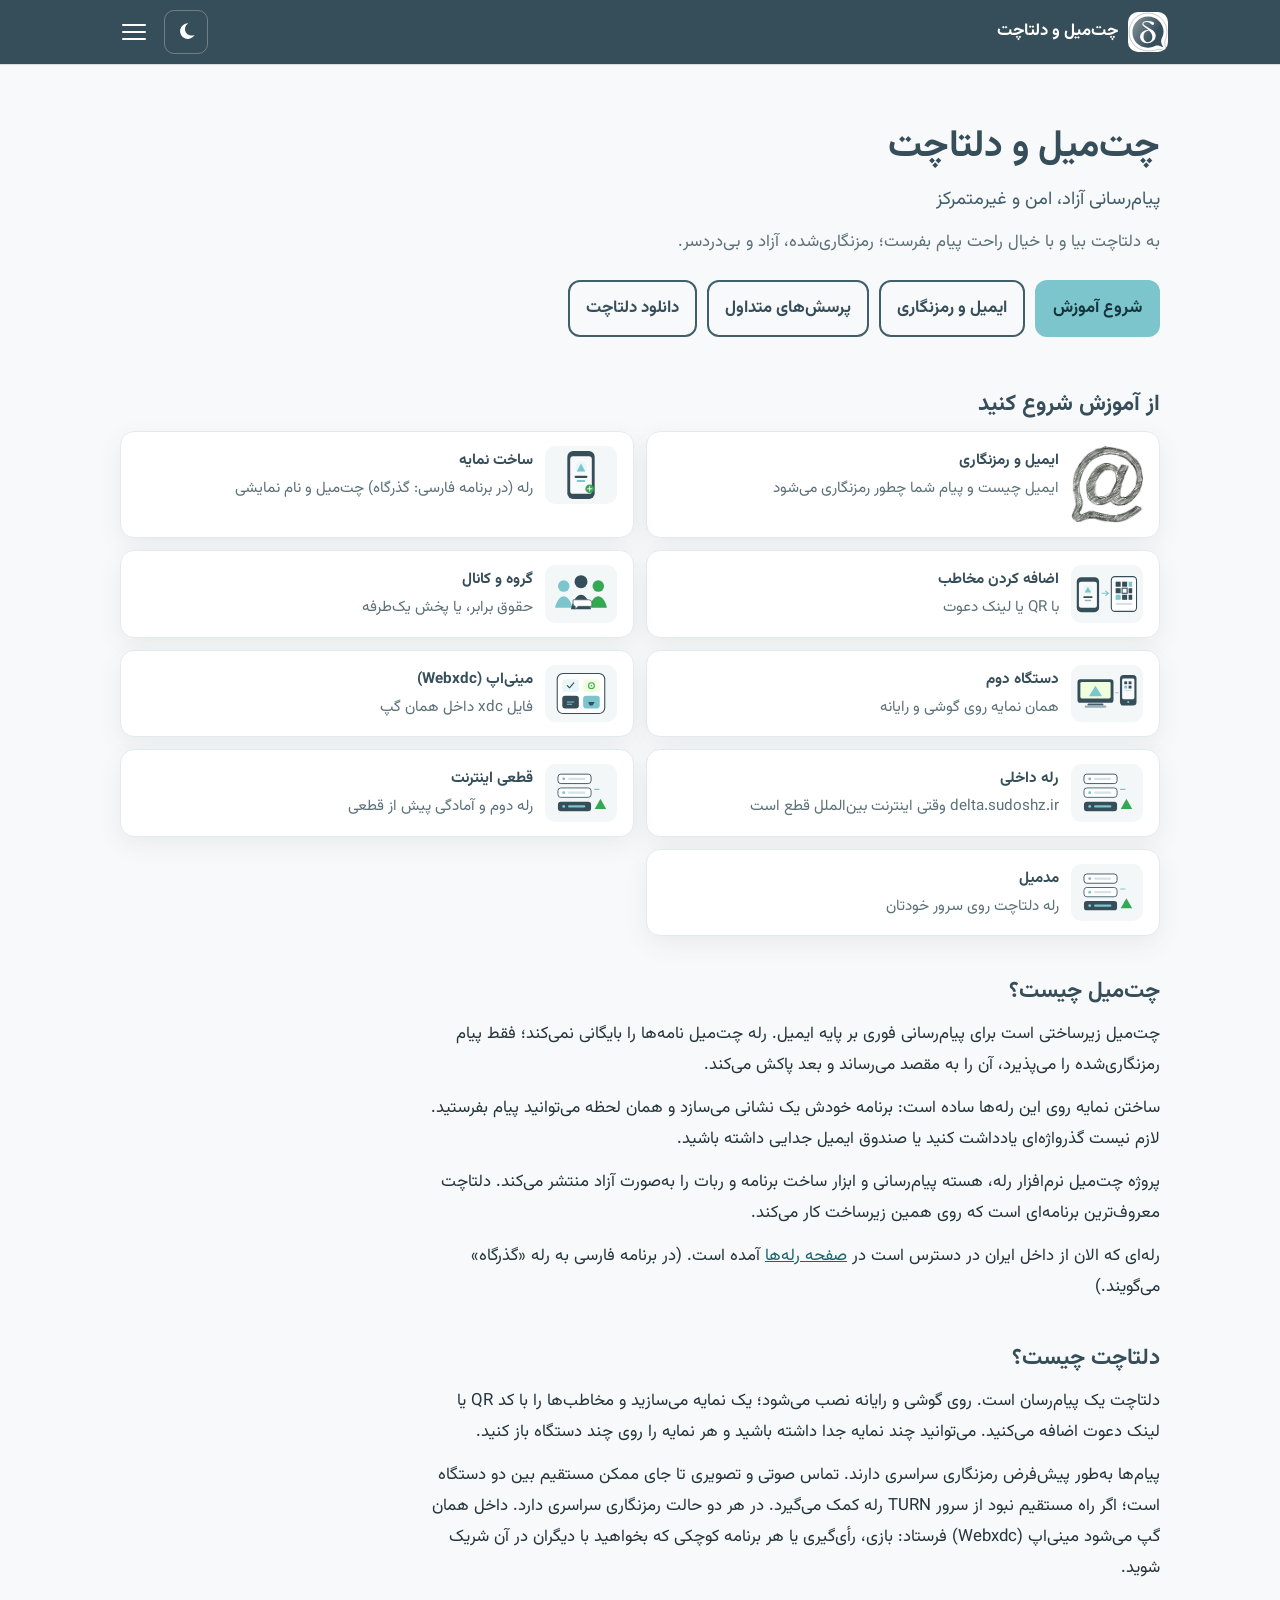
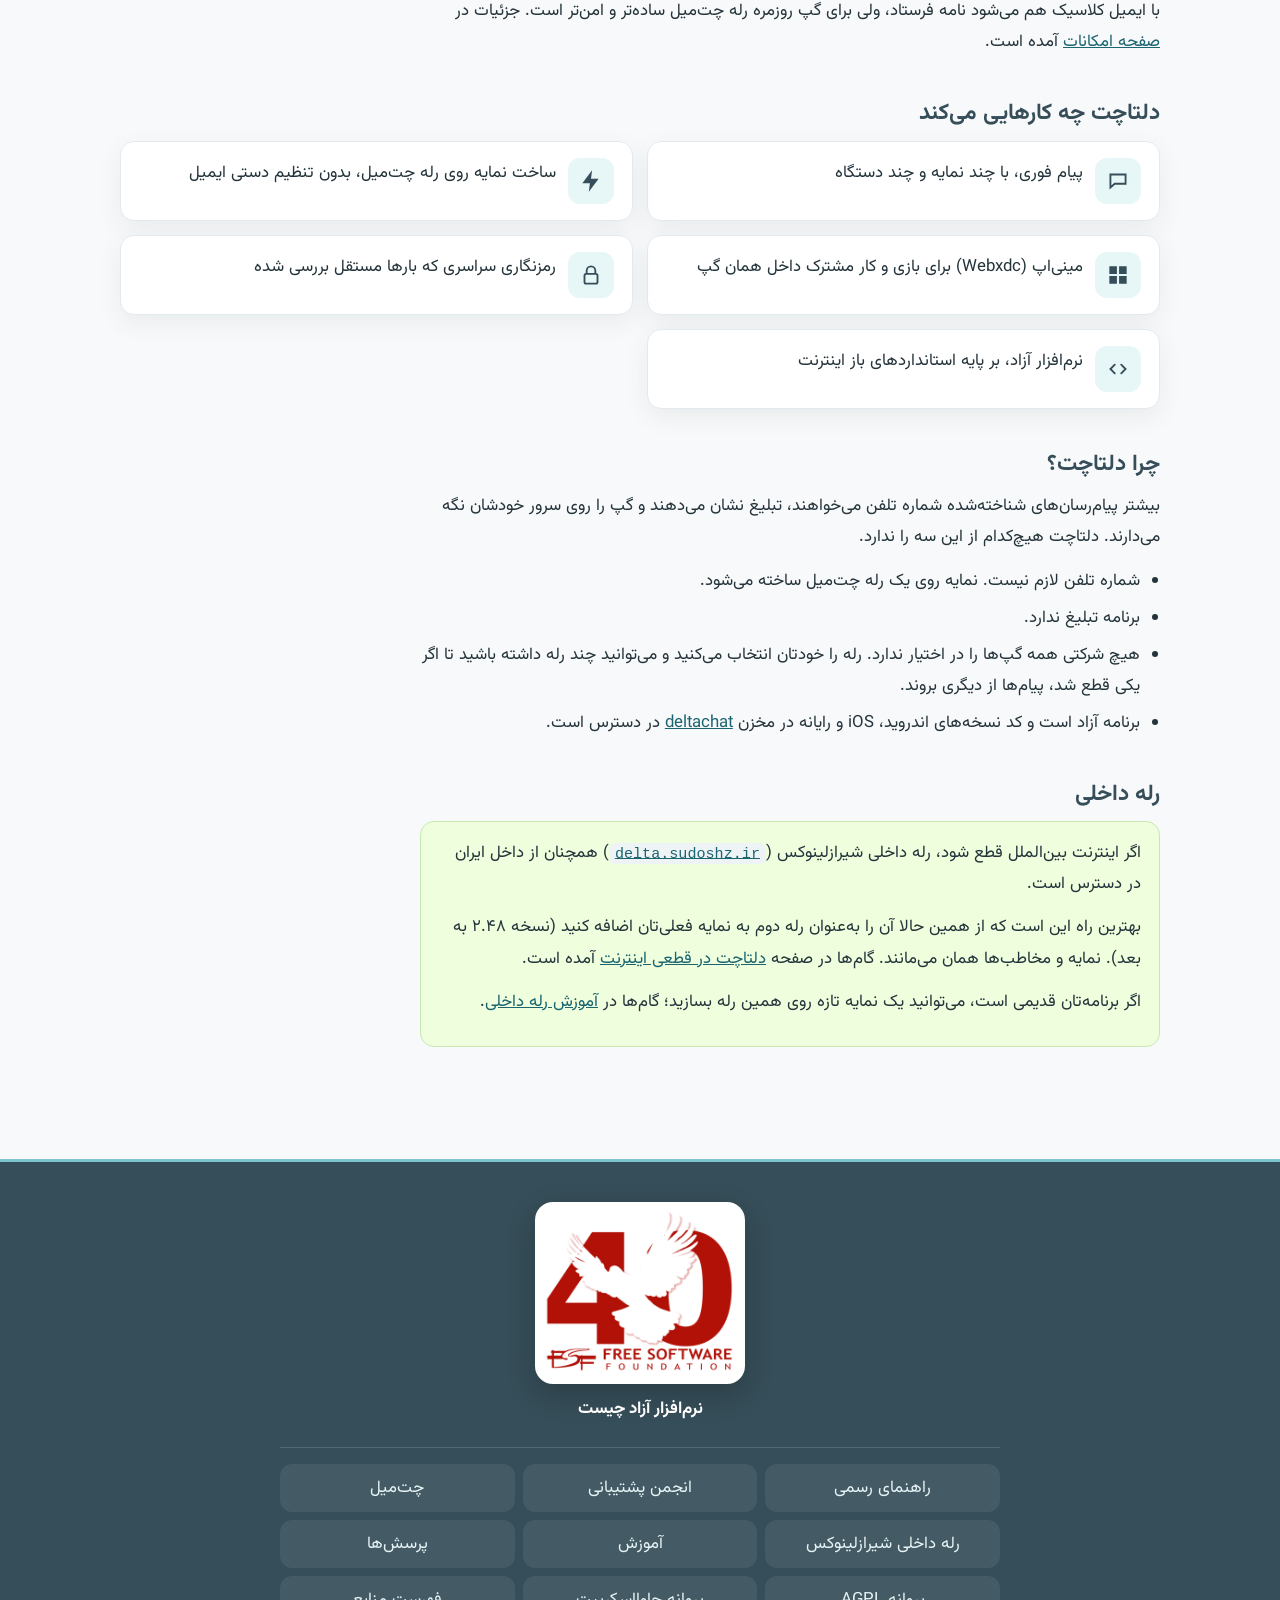
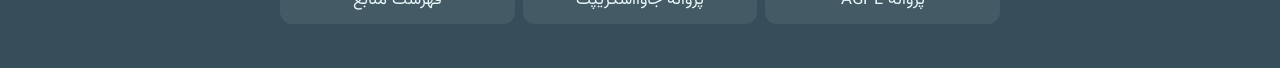
<file: index.html>
<!DOCTYPE html>
<html lang="fa" dir="rtl">
<head>
  <meta charset="utf-8">
  <meta name="viewport" content="width=device-width, initial-scale=1">
  <title>دلتاچت و چت‌میل | پیام‌رسان امن و آزاد، حتی در قطعی اینترنت</title>
  <meta name="description" content="آموزش فارسی دلتا چت (Delta Chat) و چت‌میل: پیام‌رسان آزاد با رمزنگاری سراسری، دانلود مستقیم، رله داخل ایران برای قطعی اینترنت و راه‌اندازی مدمیل.">
  <meta name="robots" content="index, follow, max-image-preview:large, max-snippet:-1, max-video-preview:-1">
  <link rel="canonical" href="https://chatmaill.ir/">
  <link rel="alternate" hreflang="fa" href="https://chatmaill.ir/">
  <link rel="alternate" hreflang="x-default" href="https://chatmaill.ir/">
  <meta property="og:locale" content="fa_IR">
  <meta property="og:type" content="website">
  <meta property="og:site_name" content="چت‌میل و دلتاچت">
  <meta property="og:title" content="دلتاچت و چت‌میل | پیام‌رسان امن و آزاد، حتی در قطعی اینترنت">
  <meta property="og:description" content="آموزش فارسی دلتا چت (Delta Chat) و چت‌میل: پیام‌رسان آزاد با رمزنگاری سراسری، دانلود مستقیم، رله داخل ایران برای قطعی اینترنت و راه‌اندازی مدمیل.">
  <meta property="og:url" content="https://chatmaill.ir/">
  <meta property="og:image" content="https://chatmaill.ir/assets/og/chatmaill-og.jpg">
  <meta property="og:image:width" content="1200">
  <meta property="og:image:height" content="630">
  <meta property="og:image:alt" content="دلتاچت و چت‌میل، پیام‌رسان امن">
    <meta name="twitter:card" content="summary_large_image">
  <meta name="twitter:title" content="دلتاچت و چت‌میل | پیام‌رسان امن و آزاد، حتی در قطعی اینترنت">
  <meta name="twitter:description" content="آموزش فارسی دلتا چت (Delta Chat) و چت‌میل: پیام‌رسان آزاد با رمزنگاری سراسری، دانلود مستقیم، رله داخل ایران برای قطعی اینترنت و راه‌اندازی مدمیل.">
  <meta name="twitter:image" content="https://chatmaill.ir/assets/og/chatmaill-og.jpg">
  <link rel="sitemap" type="application/xml" title="نقشه سایت" href="sitemap.xml">
  <meta name="theme-color" content="#364e59" media="(prefers-color-scheme: light)">
  <meta name="theme-color" content="#0d1418" media="(prefers-color-scheme: dark)">
  <link rel="icon" href="assets/logo.svg" type="image/svg+xml">
  <link rel="apple-touch-icon" href="assets/apple-touch-icon.png">
  <link rel="preload" href="fonts/Vazirmatn-Regular.woff2" as="font" type="font/woff2" crossorigin>
  <script src="js/site.js"></script>
  <link rel="stylesheet" href="css/style.css">
  <script type="application/ld+json">
  {"@context":"https://schema.org","@graph":[{"@type":"Organization","@id":"https://chatmaill.ir/#org","name":"چت‌میل و دلتاچت","url":"https://chatmaill.ir/","logo":{"@type":"ImageObject","url":"https://chatmaill.ir/assets/apple-touch-icon.png"},"sameAs":["https://github.com/shirazlinux/chatmaill","https://delta.sudoshz.ir/"]},{"@type":"WebSite","@id":"https://chatmaill.ir/#website","name":"چت‌میل و دلتاچت","alternateName":["دلتا چت","Delta Chat فارسی"],"url":"https://chatmaill.ir/","inLanguage":"fa","publisher":{"@id":"https://chatmaill.ir/#org"}},{"@type":"CollectionPage","@id":"https://chatmaill.ir/#webpage","url":"https://chatmaill.ir/","name":"دلتاچت و چت‌میل | پیام‌رسان امن و آزاد، حتی در قطعی اینترنت","description":"آموزش فارسی دلتا چت (Delta Chat) و چت‌میل: پیام‌رسان آزاد با رمزنگاری سراسری، دانلود مستقیم، رله داخل ایران برای قطعی اینترنت و راه‌اندازی مدمیل.","inLanguage":"fa","isPartOf":{"@id":"https://chatmaill.ir/#website"},"primaryImageOfPage":{"@type":"ImageObject","url":"https://chatmaill.ir/assets/og/chatmaill-og.jpg"},"datePublished":"2026-10-14","dateModified":"2026-10-19"}]}
  </script>
</head>
<body>
  <a class="skip" href="#content">رفتن به محتوا</a>
  <header class="site-header">
    <div class="header-bar">
      <a class="brand" href="index.html">
        <img class="logo" src="assets/logo.svg" alt="">
        <span>چت‌میل و دلتاچت</span>
      </a>
      <button type="button" class="theme-btn" id="theme-btn" aria-pressed="false" aria-label="تم تاریک">
        <svg class="theme-icon theme-icon-moon" viewBox="0 0 24 24" aria-hidden="true"><path fill="currentColor" d="M14.5 2.5a8.5 8.5 0 1 0 7 12.5 7 7 0 1 1-7-12.5z"/></svg>
        <svg class="theme-icon theme-icon-sun" viewBox="0 0 24 24" aria-hidden="true"><circle cx="12" cy="12" r="4" fill="none" stroke="currentColor" stroke-width="1.8"/><path fill="none" stroke="currentColor" stroke-width="1.8" stroke-linecap="round" d="M12 2.5v2.2M12 19.3v2.2M2.5 12h2.2M19.3 12h2.2M5.1 5.1l1.6 1.6M17.3 17.3l1.6 1.6M18.9 5.1l-1.6 1.6M6.7 17.3l-1.6 1.6"/></svg>
      </button>
      <input class="nav-toggle" type="checkbox" id="nav-toggle">
      <label class="nav-btn" for="nav-toggle">
        <span class="sr-only">باز و بسته کردن منو</span>
        <span></span><span></span><span></span>
      </label>
      <nav class="site-nav" aria-label="اصلی">
        <a href="index.html" aria-current="page">خانه</a>
        <a href="downloads.html">دانلود</a>
        <a href="guides.html">آموزش</a>
        <a href="how.html">ایمیل و رمزنگاری</a>
        <a href="features.html">امکانات</a>
        <a href="bots-apps.html">مینی‌اپ و ربات</a>
        <a href="relays.html">رله‌ها</a>
        <a href="offline.html">قطعی اینترنت</a>
        <a href="madmail.html">مدمیل</a>
        <a href="faq.html">پرسش‌ها</a>
        <a href="sources.html">منابع</a>
      </nav>
    </div>
  </header>

  <main id="content" class="wrap">
    <header class="hero prose">
      <h1>چت‌میل و دلتاچت</h1>
      <p class="lede">پیام‌رسانی آزاد، امن و غیرمتمرکز</p>
      <p class="verse">به دلتاچت بیا و با خیال راحت پیام بفرست؛ رمزنگاری‌شده، آزاد و بی‌دردسر.</p>
      <div class="actions">
        <a class="btn" href="guides.html">شروع آموزش</a>
        <a class="btn btn-ghost" href="how.html">ایمیل و رمزنگاری</a>
        <a class="btn btn-ghost" href="faq.html">پرسش‌های متداول</a>
        <a class="btn btn-ghost" href="downloads.html">دانلود دلتاچت</a>
      </div>
    </header>

    <section>
      <h2>از آموزش شروع کنید</h2>
      <div class="path-grid">
        <a class="path-card reveal" href="how.html">
          <img class="illu" src="assets/lesson/chatmail-drawn.jpg" width="72" height="72" alt="طرح دستی چت‌میل: حباب گفتگو با علامت @">
          <span><strong>ایمیل و رمزنگاری</strong> ایمیل چیست و پیام شما چطور رمزنگاری می‌شود</span>
        </a>
        <a class="path-card reveal" href="guides.html#profile">
          <img decoding="async" loading="lazy" class="illu" src="assets/illu-profile.svg" width="72" height="58" alt="">
          <span><strong>ساخت نمایه</strong> رله (در برنامه فارسی: گذرگاه) چت‌میل و نام نمایشی</span>
        </a>
        <a class="path-card reveal" href="guides.html#contact">
          <img decoding="async" loading="lazy" class="illu" src="assets/illu-contact.svg" width="72" height="58" alt="">
          <span><strong>اضافه کردن مخاطب</strong> با QR یا لینک دعوت</span>
        </a>
        <a class="path-card reveal" href="guides.html#group">
          <img decoding="async" loading="lazy" class="illu" src="assets/illu-group.svg" width="72" height="58" alt="">
          <span><strong>گروه و کانال</strong> حقوق برابر، یا پخش یک‌طرفه</span>
        </a>
        <a class="path-card reveal" href="guides.html#second">
          <img decoding="async" loading="lazy" class="illu" src="assets/illu-devices.svg" width="72" height="58" alt="">
          <span><strong>دستگاه دوم</strong> همان نمایه روی گوشی و رایانه</span>
        </a>
        <a class="path-card reveal" href="guides.html#apps">
          <img decoding="async" loading="lazy" class="illu" src="assets/illu-apps.svg" width="72" height="58" alt="">
          <span><strong>مینی‌اپ (Webxdc)</strong> فایل xdc داخل همان گپ</span>
        </a>
        <a class="path-card reveal" href="guides.html#local-server">
          <img decoding="async" loading="lazy" class="illu" src="assets/illu-relay.svg" width="72" height="58" alt="">
          <span><strong>رله داخلی</strong> delta.sudoshz.ir وقتی اینترنت بین‌الملل قطع است</span>
        </a>
        <a class="path-card reveal" href="offline.html">
          <img decoding="async" loading="lazy" class="illu" src="assets/illu-relay.svg" width="72" height="58" alt="">
          <span><strong>قطعی اینترنت</strong> رله دوم و آمادگی پیش از قطعی</span>
        </a>
        <a class="path-card reveal" href="madmail.html">
          <img decoding="async" loading="lazy" class="illu" src="assets/illu-relay.svg" width="72" height="58" alt="">
          <span><strong>مدمیل</strong> رله دلتاچت روی سرور خودتان</span>
        </a>
      </div>
    </section>

    <section class="prose" id="chatmail">
      <h2>چت‌میل چیست؟</h2>
      <p>چت‌میل زیرساختی است برای پیام‌رسانی فوری بر پایه ایمیل. رله چت‌میل نامه‌ها را بایگانی نمی‌کند؛ فقط پیام رمزنگاری‌شده را می‌پذیرد، آن را به مقصد می‌رساند و بعد پاکش می‌کند.</p>
      <p>ساختن نمایه روی این رله‌ها ساده است: برنامه خودش یک نشانی می‌سازد و همان لحظه می‌توانید پیام بفرستید. لازم نیست گذرواژه‌ای یادداشت کنید یا صندوق ایمیل جدایی داشته باشید.</p>
      <p>پروژه چت‌میل نرم‌افزار رله، هسته پیام‌رسانی و ابزار ساخت برنامه و ربات را به‌صورت آزاد منتشر می‌کند. دلتاچت معروف‌ترین برنامه‌ای است که روی همین زیرساخت کار می‌کند.</p>
      <p>رله‌ای که الان از داخل ایران در دسترس است در <a href="relays.html">صفحه رله‌ها</a> آمده است. (در برنامه فارسی به رله «گذرگاه» می‌گویند.)</p>
    </section>

    <section class="prose" id="deltachat">
      <h2>دلتاچت چیست؟</h2>
      <p>دلتاچت یک پیام‌رسان است. روی گوشی و رایانه نصب می‌شود؛ یک نمایه می‌سازید و مخاطب‌ها را با کد QR یا لینک دعوت اضافه می‌کنید. می‌توانید چند نمایه جدا داشته باشید و هر نمایه را روی چند دستگاه باز کنید.</p>
      <p>پیام‌ها به‌طور پیش‌فرض رمزنگاری سراسری دارند. تماس صوتی و تصویری تا جای ممکن مستقیم بین دو دستگاه است؛ اگر راه مستقیم نبود از سرور TURN رله کمک می‌گیرد. در هر دو حالت رمزنگاری سراسری دارد. داخل همان گپ می‌شود مینی‌اپ (Webxdc) فرستاد: بازی، رأی‌گیری یا هر برنامه کوچکی که بخواهید با دیگران در آن شریک شوید.</p>
      <p>با ایمیل کلاسیک هم می‌شود نامه فرستاد، ولی برای گپ روزمره رله چت‌میل ساده‌تر و امن‌تر است. جزئیات در <a href="features.html">صفحه امکانات</a> آمده است.</p>
    </section>

    <section>
      <h2>دلتاچت چه کارهایی می‌کند</h2>
      <ul class="feature-list">
        <li class="reveal">
          <span class="icon-badge" aria-hidden="true"><svg viewBox="0 0 24 24"><path fill="none" stroke="currentColor" stroke-width="1.7" d="M5 6h14v8.5H9L5 18z"/></svg></span>
          <span>پیام فوری، با چند نمایه و چند دستگاه</span>
        </li>
        <li class="reveal">
          <span class="icon-badge" aria-hidden="true"><svg viewBox="0 0 24 24"><path fill="currentColor" d="M13 2 4 14h7l-1 8 9-12h-7z"/></svg></span>
          <span>ساخت نمایه روی رله چت‌میل، بدون تنظیم دستی ایمیل</span>
        </li>
        <li class="reveal">
          <span class="icon-badge" aria-hidden="true"><svg viewBox="0 0 24 24"><path fill="currentColor" d="M4 4h7v7H4zm9 0h7v7h-7zM4 13h7v7H4zm9 0h7v7h-7z"/></svg></span>
          <span>مینی‌اپ (Webxdc) برای بازی و کار مشترک داخل همان گپ</span>
        </li>
        <li class="reveal">
          <span class="icon-badge" aria-hidden="true"><svg viewBox="0 0 24 24"><rect x="6" y="11" width="12" height="9" rx="1.5" fill="none" stroke="currentColor" stroke-width="1.7"/><path d="M8 11V8a4 4 0 0 1 8 0v3" fill="none" stroke="currentColor" stroke-width="1.7"/></svg></span>
          <span>رمزنگاری سراسری که بارها مستقل بررسی شده</span>
        </li>
        <li class="reveal">
          <span class="icon-badge" aria-hidden="true"><svg viewBox="0 0 24 24"><path fill="none" stroke="currentColor" stroke-width="1.7" stroke-linecap="round" d="m9 8-4 4 4 4M15 8l4 4-4 4"/></svg></span>
          <span>نرم‌افزار آزاد، بر پایه استانداردهای باز اینترنت</span>
        </li>
      </ul>
    </section>

    <section class="prose">
      <h2>چرا دلتاچت؟</h2>
      <p>بیشتر پیام‌رسان‌های شناخته‌شده شماره تلفن می‌خواهند، تبلیغ نشان می‌دهند و گپ را روی سرور خودشان نگه می‌دارند. دلتاچت هیچ‌کدام از این سه را ندارد.</p>
      <ul class="plain-list">
        <li>شماره تلفن لازم نیست. نمایه روی یک رله چت‌میل ساخته می‌شود.</li>
        <li>برنامه تبلیغ ندارد.</li>
        <li>هیچ شرکتی همه گپ‌ها را در اختیار ندارد. رله را خودتان انتخاب می‌کنید و می‌توانید چند رله داشته باشید تا اگر یکی قطع شد، پیام‌ها از دیگری بروند.</li>
        <li>برنامه آزاد است و کد نسخه‌های اندروید، iOS و رایانه در مخزن <a href="https://github.com/deltachat">deltachat</a> در دسترس است.</li>
      </ul>
    </section>

    <section class="prose" id="local">
      <h2>رله داخلی</h2>
      <div class="notice">
        <p>اگر اینترنت بین‌الملل قطع شود، رله داخلی شیرازلینوکس (<a href="https://delta.sudoshz.ir/"><code>delta.sudoshz.ir</code></a>) همچنان از داخل ایران در دسترس است.</p>
        <p>بهترین راه این است که از همین حالا آن را به‌عنوان رله دوم به نمایه فعلی‌تان اضافه کنید (نسخه ۲.۴۸ به بعد). نمایه و مخاطب‌ها همان می‌مانند. گام‌ها در صفحه <a href="offline.html">دلتاچت در قطعی اینترنت</a> آمده است.</p>
        <p>اگر برنامه‌تان قدیمی است، می‌توانید یک نمایه تازه روی همین رله بسازید؛ گام‌ها در <a href="guides.html#local-server">آموزش رله داخلی</a>.</p>
      </div>
    </section>
  </main>

  <footer class="site-footer">
    <div class="footer-inner">
      <a class="fsf-mark" href="https://sudoshz.ir/what-is-free-software">
        <img decoding="async" loading="lazy" src="assets/fsf-logo.png" width="420" height="360" alt="نشان بنیاد نرم‌افزار آزاد">
        <span>نرم‌افزار آزاد چیست</span>
      </a>
      <nav aria-label="منابع رسمی">
        <a href="https://delta.chat/fa/help">راهنمای رسمی</a>
        <a href="https://support.delta.chat/">انجمن پشتیبانی</a>
        <a href="https://chatmail.at/">چت‌میل</a>
        <a href="https://delta.sudoshz.ir/">رله داخلی شیرازلینوکس</a>
        <a href="guides.html">آموزش</a>
        <a href="faq.html">پرسش‌ها</a>
        <a href="license.html">پروانه AGPL</a>
        <a href="license.html#jslicense-labels1" rel="jslicense">پروانه جاوااسکریپت</a>
        <a href="sources.html">فهرست منابع</a>
      </nav>
    </div>
  </footer>
</body>
</html>
</file>
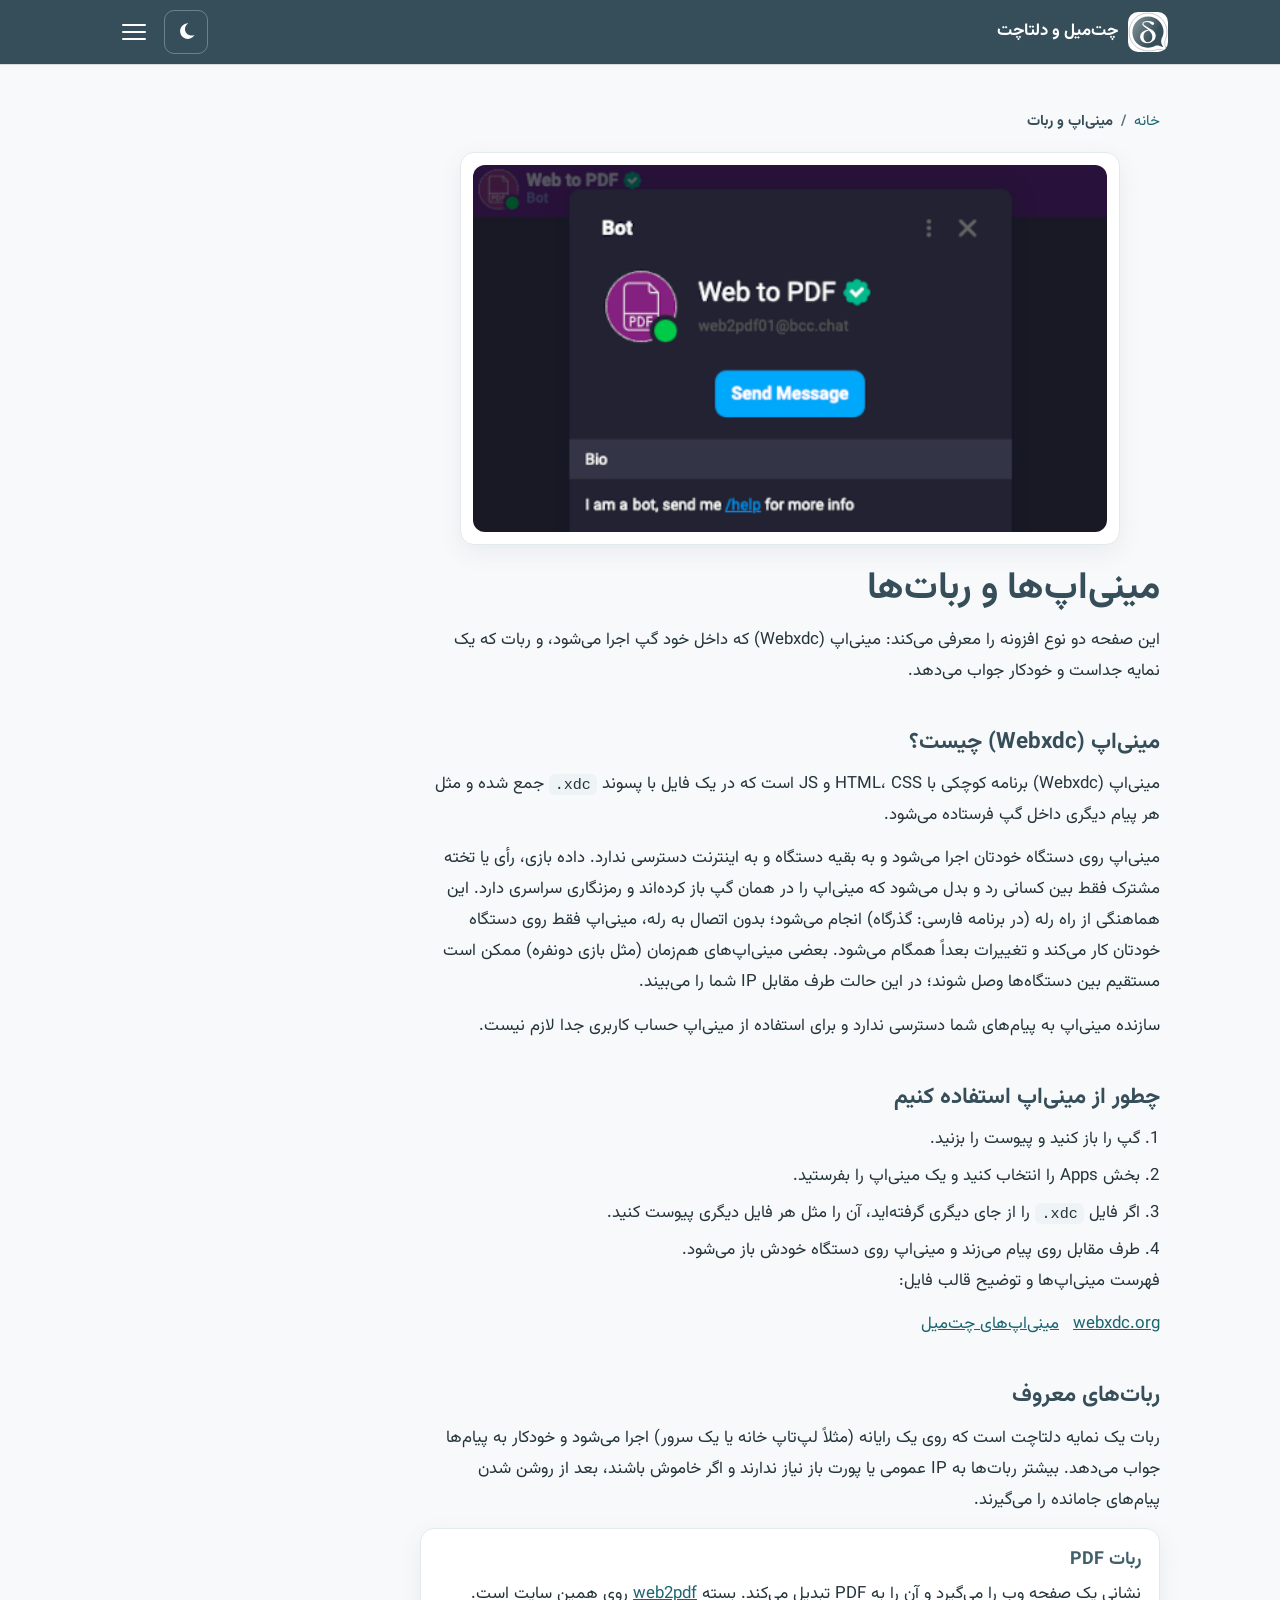
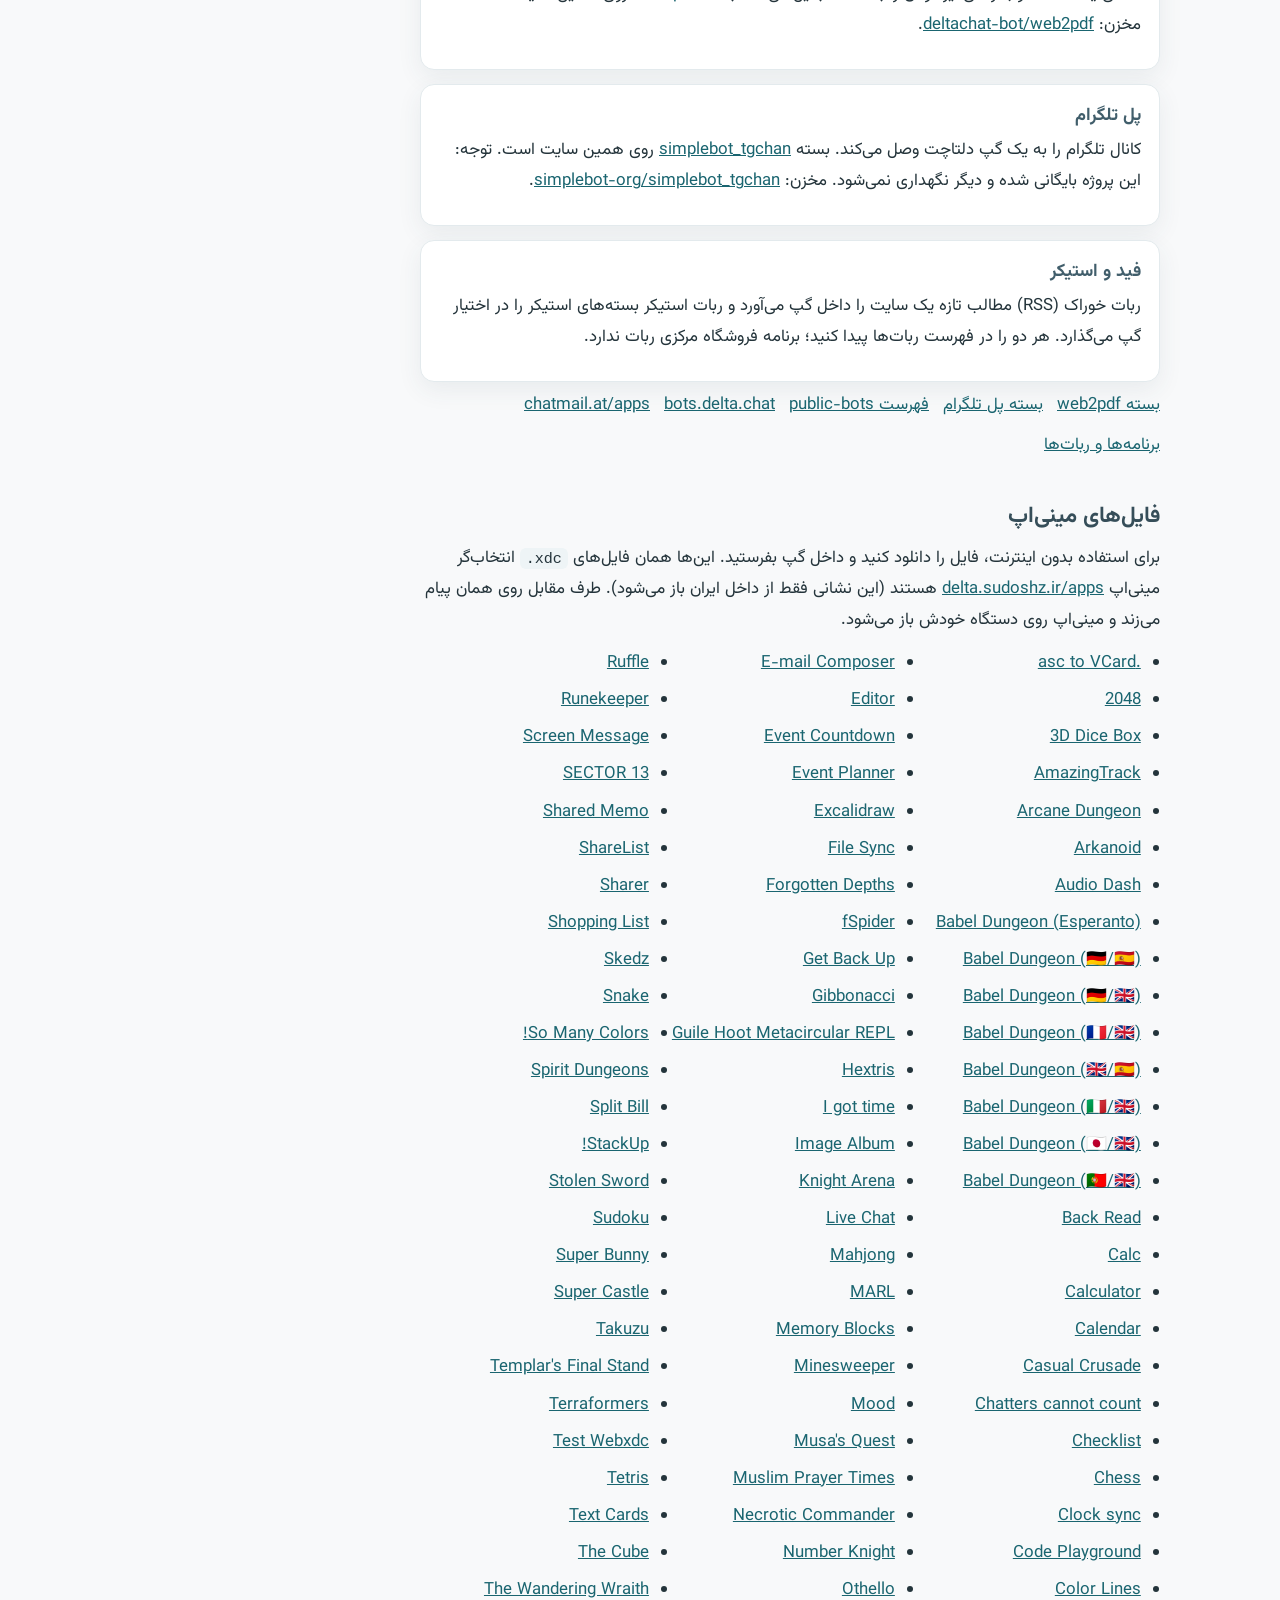
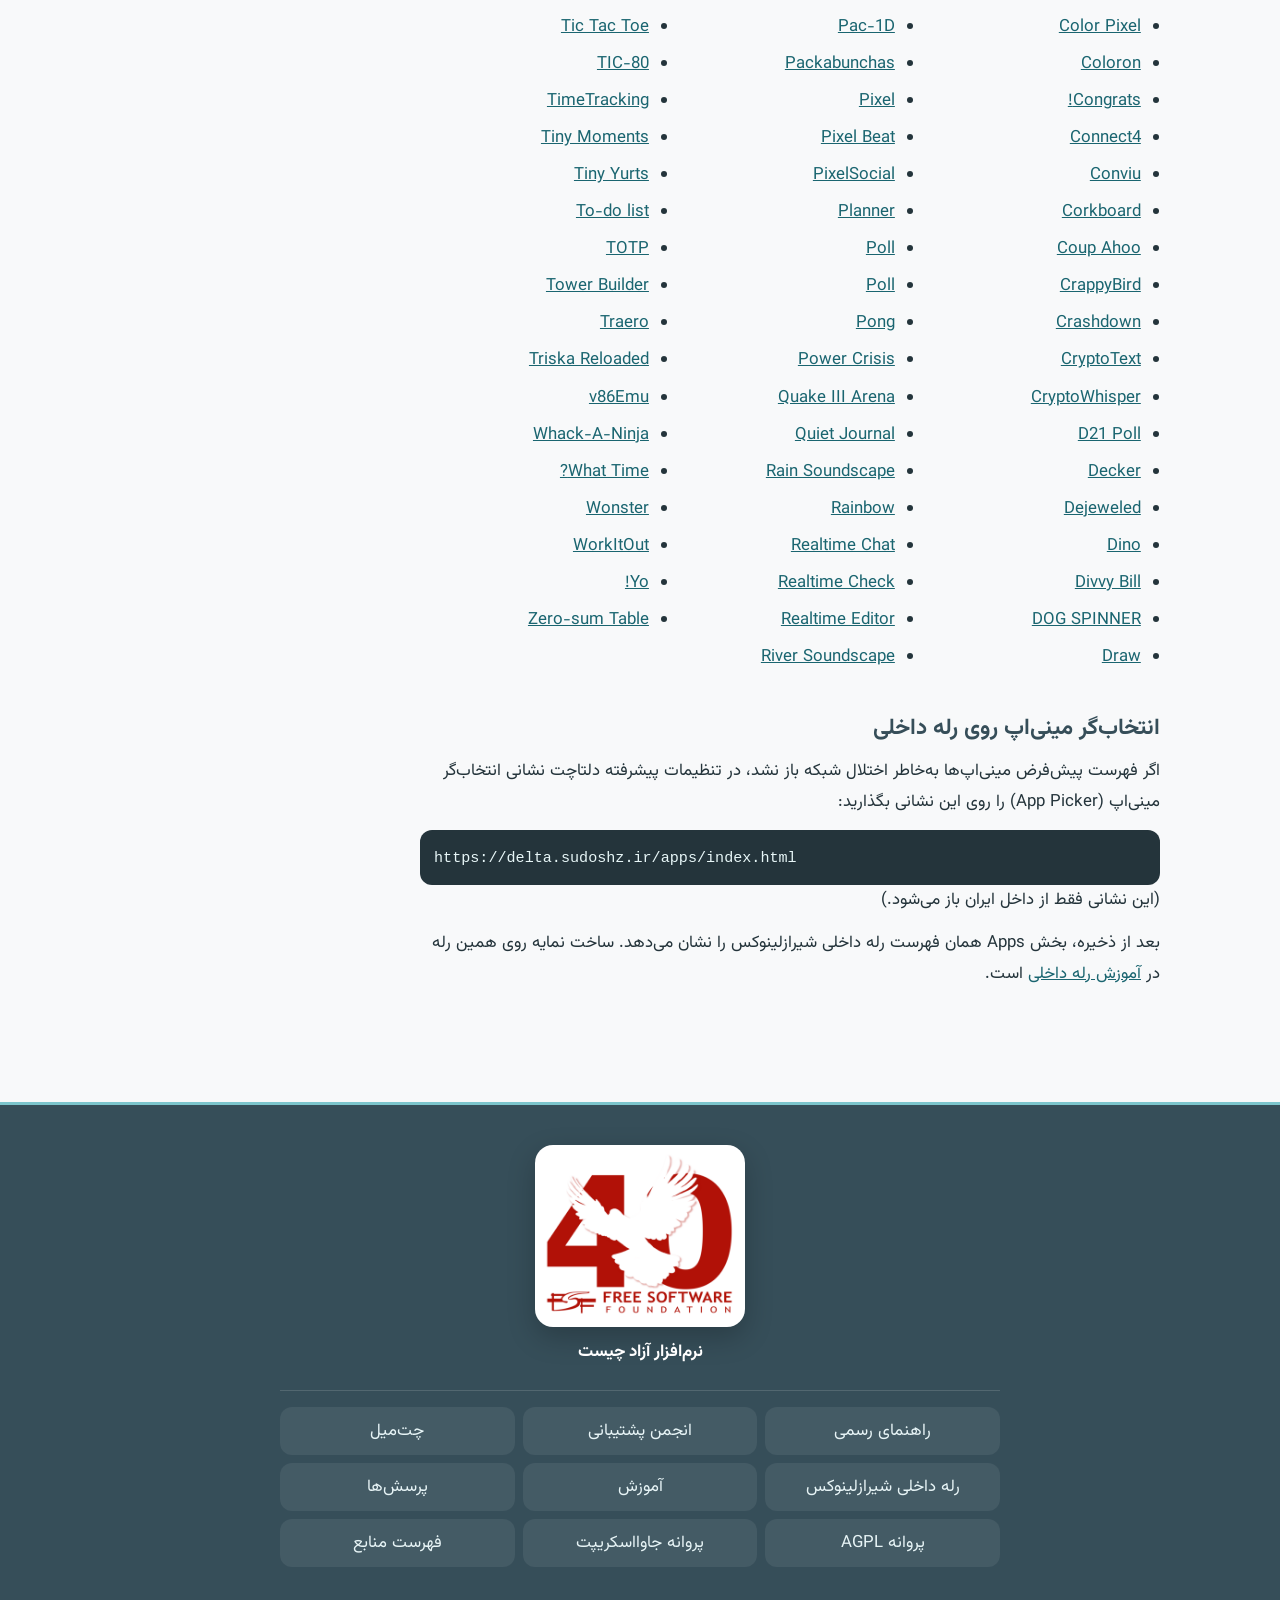
<file: bots-apps.html>
<!DOCTYPE html>
<html lang="fa" dir="rtl">
<head>
  <meta charset="utf-8">
  <meta name="viewport" content="width=device-width, initial-scale=1">
  <title>مینی‌اپ‌های Webxdc و ربات‌های دلتاچت | راهنمای فارسی</title>
  <meta name="description" content="مینی‌اپ‌های Webxdc داخل گپ دلتاچت، دانلود فایل xdc، ربات‌های کاربردی مثل ساخت PDF و پل تلگرام، و انتخاب‌گر مینی‌اپ روی رله داخلی delta.sudoshz.ir.">
  <meta name="robots" content="index, follow, max-image-preview:large, max-snippet:-1, max-video-preview:-1">
  <link rel="canonical" href="https://chatmaill.ir/bots-apps.html">
  <link rel="alternate" hreflang="fa" href="https://chatmaill.ir/bots-apps.html">
  <link rel="alternate" hreflang="x-default" href="https://chatmaill.ir/bots-apps.html">
  <meta property="og:locale" content="fa_IR">
  <meta property="og:type" content="article">
  <meta property="article:modified_time" content="2026-10-19T10:25:00+03:30">
  <meta property="og:site_name" content="چت‌میل و دلتاچت">
  <meta property="og:title" content="مینی‌اپ‌های Webxdc و ربات‌های دلتاچت | راهنمای فارسی">
  <meta property="og:description" content="مینی‌اپ‌های Webxdc داخل گپ دلتاچت، دانلود فایل xdc، ربات‌های کاربردی مثل ساخت PDF و پل تلگرام، و انتخاب‌گر مینی‌اپ روی رله داخلی delta.sudoshz.ir.">
  <meta property="og:url" content="https://chatmaill.ir/bots-apps.html">
  <meta property="og:image" content="https://chatmaill.ir/assets/og/chatmaill-og.jpg">
  <meta property="og:image:width" content="1200">
  <meta property="og:image:height" content="630">
  <meta property="og:image:alt" content="دلتاچت و چت‌میل، پیام‌رسان امن">
    <meta name="twitter:card" content="summary_large_image">
  <meta name="twitter:title" content="مینی‌اپ‌های Webxdc و ربات‌های دلتاچت | راهنمای فارسی">
  <meta name="twitter:description" content="مینی‌اپ‌های Webxdc داخل گپ دلتاچت، دانلود فایل xdc، ربات‌های کاربردی مثل ساخت PDF و پل تلگرام، و انتخاب‌گر مینی‌اپ روی رله داخلی delta.sudoshz.ir.">
  <meta name="twitter:image" content="https://chatmaill.ir/assets/og/chatmaill-og.jpg">
  <link rel="sitemap" type="application/xml" title="نقشه سایت" href="sitemap.xml">
  <meta name="theme-color" content="#364e59" media="(prefers-color-scheme: light)">
  <meta name="theme-color" content="#0d1418" media="(prefers-color-scheme: dark)">
  <link rel="icon" href="assets/logo.svg" type="image/svg+xml">
  <link rel="apple-touch-icon" href="assets/apple-touch-icon.png">
  <link rel="preload" href="fonts/Vazirmatn-Regular.woff2" as="font" type="font/woff2" crossorigin>
  <script src="js/site.js"></script>
  <link rel="stylesheet" href="css/style.css">
  <script type="application/ld+json">
  {"@context":"https://schema.org","@graph":[{"@type":"Organization","@id":"https://chatmaill.ir/#org","name":"چت‌میل و دلتاچت","url":"https://chatmaill.ir/","logo":{"@type":"ImageObject","url":"https://chatmaill.ir/assets/apple-touch-icon.png"},"sameAs":["https://github.com/shirazlinux/chatmaill","https://delta.sudoshz.ir/"]},{"@type":"WebSite","@id":"https://chatmaill.ir/#website","name":"چت‌میل و دلتاچت","alternateName":["دلتا چت","Delta Chat فارسی"],"url":"https://chatmaill.ir/","inLanguage":"fa","publisher":{"@id":"https://chatmaill.ir/#org"}},{"@type":"WebPage","@id":"https://chatmaill.ir/bots-apps.html#webpage","url":"https://chatmaill.ir/bots-apps.html","name":"مینی‌اپ‌های Webxdc و ربات‌های دلتاچت | راهنمای فارسی","description":"مینی‌اپ‌های Webxdc داخل گپ دلتاچت، دانلود فایل xdc، ربات‌های کاربردی مثل ساخت PDF و پل تلگرام، و انتخاب‌گر مینی‌اپ روی رله داخلی delta.sudoshz.ir.","inLanguage":"fa","isPartOf":{"@id":"https://chatmaill.ir/#website"},"primaryImageOfPage":{"@type":"ImageObject","url":"https://chatmaill.ir/assets/og/chatmaill-og.jpg"},"datePublished":"2026-10-14","dateModified":"2026-10-19","breadcrumb":{"@id":"https://chatmaill.ir/bots-apps.html#breadcrumb"}},{"@type":"BreadcrumbList","@id":"https://chatmaill.ir/bots-apps.html#breadcrumb","itemListElement":[{"@type":"ListItem","position":1,"name":"خانه","item":"https://chatmaill.ir/"},{"@type":"ListItem","position":2,"name":"مینی‌اپ و ربات","item":"https://chatmaill.ir/bots-apps.html"}]},{"@type":"TechArticle","@id":"https://chatmaill.ir/bots-apps.html#article","headline":"مینی‌اپ‌ها و ربات‌ها","description":"مینی‌اپ‌های Webxdc داخل گپ دلتاچت، دانلود فایل xdc، ربات‌های کاربردی مثل ساخت PDF و پل تلگرام، و انتخاب‌گر مینی‌اپ روی رله داخلی delta.sudoshz.ir.","inLanguage":"fa","image":"https://chatmaill.ir/assets/og/chatmaill-og.jpg","datePublished":"2026-10-14","dateModified":"2026-10-19","author":{"@id":"https://chatmaill.ir/#org"},"publisher":{"@id":"https://chatmaill.ir/#org"},"mainEntityOfPage":{"@id":"https://chatmaill.ir/bots-apps.html#webpage"},"about":{"@type":"SoftwareApplication","name":"Delta Chat"}}]}
  </script>
</head>
<body>
  <a class="skip" href="#content">رفتن به محتوا</a>
  <header class="site-header">
    <div class="header-bar">
      <a class="brand" href="index.html">
        <img class="logo" src="assets/logo.svg" alt="">
        <span>چت‌میل و دلتاچت</span>
      </a>
      <button type="button" class="theme-btn" id="theme-btn" aria-pressed="false" aria-label="تم تاریک">
        <svg class="theme-icon theme-icon-moon" viewBox="0 0 24 24" aria-hidden="true"><path fill="currentColor" d="M14.5 2.5a8.5 8.5 0 1 0 7 12.5 7 7 0 1 1-7-12.5z"/></svg>
        <svg class="theme-icon theme-icon-sun" viewBox="0 0 24 24" aria-hidden="true"><circle cx="12" cy="12" r="4" fill="none" stroke="currentColor" stroke-width="1.8"/><path fill="none" stroke="currentColor" stroke-width="1.8" stroke-linecap="round" d="M12 2.5v2.2M12 19.3v2.2M2.5 12h2.2M19.3 12h2.2M5.1 5.1l1.6 1.6M17.3 17.3l1.6 1.6M18.9 5.1l-1.6 1.6M6.7 17.3l-1.6 1.6"/></svg>
      </button>
      <input class="nav-toggle" type="checkbox" id="nav-toggle">
      <label class="nav-btn" for="nav-toggle">
        <span class="sr-only">باز و بسته کردن منو</span>
        <span></span><span></span><span></span>
      </label>
      <nav class="site-nav" aria-label="اصلی">
        <a href="index.html">خانه</a>
        <a href="downloads.html">دانلود</a>
        <a href="guides.html">آموزش</a>
        <a href="how.html">ایمیل و رمزنگاری</a>
        <a href="features.html">امکانات</a>
        <a href="bots-apps.html" aria-current="page">مینی‌اپ و ربات</a>
        <a href="relays.html">رله‌ها</a>
        <a href="offline.html">قطعی اینترنت</a>
        <a href="madmail.html">مدمیل</a>
        <a href="faq.html">پرسش‌ها</a>
        <a href="sources.html">منابع</a>
      </nav>
    </div>
  </header>

  <main id="content" class="wrap">
    <header class="page-head prose">
      <nav class="crumb" aria-label="مسیر">
        <ol>
          <li><a href="index.html">خانه</a></li>
          <li aria-current="page">مینی‌اپ و ربات</li>
        </ol>
      </nav>
      <figure class="illu-frame">
        <img class="shot" src="assets/gallery/web2pdf.png" width="640" height="400" alt="نماگرفت ربات PDF دلتاچت">
      </figure>
      <h1>مینی‌اپ‌ها و ربات‌ها</h1>
      <p>این صفحه دو نوع افزونه را معرفی می‌کند: مینی‌اپ (Webxdc) که داخل خود گپ اجرا می‌شود، و ربات که یک نمایه جداست و خودکار جواب می‌دهد.</p>
    </header>

    <section class="prose" id="webxdc">
      <h2>مینی‌اپ (Webxdc) چیست؟</h2>
      <p>مینی‌اپ (Webxdc) برنامه کوچکی با HTML، CSS و JS است که در یک فایل با پسوند <code>.xdc</code> جمع شده و مثل هر پیام دیگری داخل گپ فرستاده می‌شود.</p>
      <p>مینی‌اپ روی دستگاه خودتان اجرا می‌شود و به بقیه دستگاه و به اینترنت دسترسی ندارد. داده بازی، رأی یا تخته مشترک فقط بین کسانی رد و بدل می‌شود که مینی‌اپ را در همان گپ باز کرده‌اند و رمزنگاری سراسری دارد. این هماهنگی از راه رله (در برنامه فارسی: گذرگاه) انجام می‌شود؛ بدون اتصال به رله، مینی‌اپ فقط روی دستگاه خودتان کار می‌کند و تغییرات بعداً همگام می‌شود. بعضی مینی‌اپ‌های هم‌زمان (مثل بازی دونفره) ممکن است مستقیم بین دستگاه‌ها وصل شوند؛ در این حالت طرف مقابل IP شما را می‌بیند.</p>
      <p>سازنده مینی‌اپ به پیام‌های شما دسترسی ندارد و برای استفاده از مینی‌اپ حساب کاربری جدا لازم نیست.</p>
    </section>

    <section class="prose" id="howto">
      <h2>چطور از مینی‌اپ استفاده کنیم</h2>
      <ol class="plain-list">
        <li>گپ را باز کنید و پیوست را بزنید.</li>
        <li>بخش Apps را انتخاب کنید و یک مینی‌اپ را بفرستید.</li>
        <li>اگر فایل <code>.xdc</code> را از جای دیگری گرفته‌اید، آن را مثل هر فایل دیگری پیوست کنید.</li>
        <li>طرف مقابل روی پیام می‌زند و مینی‌اپ روی دستگاه خودش باز می‌شود.</li>
      </ol>
      <p>فهرست مینی‌اپ‌ها و توضیح قالب فایل:</p>
      <ul class="links">
        <li><a href="https://webxdc.org/">webxdc.org</a></li>
        <li><a href="https://chatmail.at/apps">مینی‌اپ‌های چت‌میل</a></li>
      </ul>
    </section>

    <section class="prose" id="bots">
      <h2>ربات‌های معروف</h2>
      <p>ربات یک نمایه دلتاچت است که روی یک رایانه (مثلاً لپ‌تاپ خانه یا یک سرور) اجرا می‌شود و خودکار به پیام‌ها جواب می‌دهد. بیشتر ربات‌ها به IP عمومی یا پورت باز نیاز ندارند و اگر خاموش باشند، بعد از روشن شدن پیام‌های جامانده را می‌گیرند.</p>
      <div class="grid">
        <article class="card">
          <h3>ربات PDF</h3>
          <p>نشانی یک صفحه وب را می‌گیرد و آن را به PDF تبدیل می‌کند. بسته <a href="files/bots/web2pdf-main.tar.gz">web2pdf</a> روی همین سایت است. مخزن: <a href="https://github.com/deltachat-bot/web2pdf">deltachat-bot/web2pdf</a>.</p>
        </article>
        <article class="card">
          <h3>پل تلگرام</h3>
          <p>کانال تلگرام را به یک گپ دلتاچت وصل می‌کند. بسته <a href="files/bots/simplebot_tgchan-master.tar.gz">simplebot_tgchan</a> روی همین سایت است. توجه: این پروژه بایگانی شده و دیگر نگهداری نمی‌شود. مخزن: <a href="https://github.com/simplebot-org/simplebot_tgchan">simplebot-org/simplebot_tgchan</a>.</p>
        </article>
        <article class="card">
          <h3>فید و استیکر</h3>
          <p>ربات خوراک (RSS) مطالب تازه یک سایت را داخل گپ می‌آورد و ربات استیکر بسته‌های استیکر را در اختیار گپ می‌گذارد. هر دو را در فهرست ربات‌ها پیدا کنید؛ برنامه فروشگاه مرکزی ربات ندارد.</p>
        </article>
      </div>
      <ul class="links">
        <li><a href="files/bots/web2pdf-main.tar.gz">بسته web2pdf</a></li>
        <li><a href="files/bots/simplebot_tgchan-master.tar.gz">بسته پل تلگرام</a></li>
        <li><a href="files/bots/public-bots-main.tar.gz">فهرست public-bots</a></li>
        <li><a href="https://bots.delta.chat/">bots.delta.chat</a></li>
        <li><a href="https://chatmail.at/apps">chatmail.at/apps</a></li>
        <li><a href="https://chatmail.at/clients">برنامه‌ها و ربات‌ها</a></li>
      </ul>
    </section>

    <section class="prose" id="local-xdc">
      <h2>فایل‌های مینی‌اپ</h2>
      <p>برای استفاده بدون اینترنت، فایل را دانلود کنید و داخل گپ بفرستید. این‌ها همان فایل‌های <code>.xdc</code> انتخاب‌گر مینی‌اپ <a href="https://delta.sudoshz.ir/apps/index.html">delta.sudoshz.ir/apps</a> هستند (این نشانی فقط از داخل ایران باز می‌شود). طرف مقابل روی همان پیام می‌زند و مینی‌اپ روی دستگاه خودش باز می‌شود.</p>
            <ul class="app-index">
        <li><a href="files/apps/r10s-asc-to-vcard-1.0.1.xdc">.asc to VCard</a></li>
        <li><a href="files/apps/arcanecircle-2048-v2.4.0.xdc">2048</a></li>
        <li><a href="files/apps/dice-box-v2.0.1.xdc">3D Dice Box</a></li>
        <li><a href="files/apps/arcanecircle-amazingtrack-v0.1.0.xdc">AmazingTrack</a></li>
        <li><a href="files/apps/arcanecircle-pixel-dungeon-v1.5.0.xdc">Arcane Dungeon</a></li>
        <li><a href="files/apps/arcanecircle-arkanoid-v3.10.0.xdc">Arkanoid</a></li>
        <li><a href="files/apps/arcanecircle-audiodash-v1.1.0.xdc">Audio Dash</a></li>
        <li><a href="files/apps/arcanecircle-babeldungeon-eo-en-v3.7.0.xdc">Babel Dungeon (Esperanto)</a></li>
        <li><a href="files/apps/arcanecircle-babeldungeon-de-es-v3.7.0.xdc">Babel Dungeon (🇩🇪/🇪🇸)</a></li>
        <li><a href="files/apps/arcanecircle-babeldungeon-v3.7.0.xdc">Babel Dungeon (🇩🇪/🇬🇧)</a></li>
        <li><a href="files/apps/arcanecircle-babeldungeon-fr-en-v3.7.0.xdc">Babel Dungeon (🇫🇷/🇬🇧)</a></li>
        <li><a href="files/apps/arcanecircle-babeldungeon-en-es-v3.7.0.xdc">Babel Dungeon (🇬🇧/🇪🇸)</a></li>
        <li><a href="files/apps/arcanecircle-babeldungeon-it-en-v3.7.0.xdc">Babel Dungeon (🇮🇹/🇬🇧)</a></li>
        <li><a href="files/apps/arcanecircle-babeldungeon-jp-en-v3.7.0.xdc">Babel Dungeon (🇯🇵/🇬🇧)</a></li>
        <li><a href="files/apps/arcanecircle-babeldungeon-pt-en-v3.6.0.xdc">Babel Dungeon (🇵🇹/🇬🇧)</a></li>
        <li><a href="files/apps/arcanecircle-backread-v2.2.0.xdc">Back Read</a></li>
        <li><a href="files/apps/webxdc-calc-v1.0.xdc">Calc</a></li>
        <li><a href="files/apps/nelson9608-calculator-xdc-V1.0.0.xdc">Calculator</a></li>
        <li><a href="files/apps/webxdc-calendar-v1.1.0.xdc">Calendar</a></li>
        <li><a href="files/apps/arcanecircle-casual-crusade-v1.2.0.xdc">Casual Crusade</a></li>
        <li><a href="files/apps/link2xt-count-v1.xdc">Chatters cannot count</a></li>
        <li><a href="files/apps/webxdc-checklist-v0.0.3.xdc">Checklist</a></li>
        <li><a href="files/apps/arcanecircle-chess-v2.4.0.xdc">Chess</a></li>
        <li><a href="files/apps/webxdc-clocksync-v1.xdc">Clock sync</a></li>
        <li><a href="files/apps/davidsm10-webxdc-code-playground-v0.3.0.xdc">Code Playground</a></li>
        <li><a href="files/apps/arcanecircle-color-lines-v3.2.0.xdc">Color Lines</a></li>
        <li><a href="files/apps/arcanecircle-pixel-v0.5.0.xdc">Color Pixel</a></li>
        <li><a href="files/apps/arcanecircle-coloron-v0.3.0.xdc">Coloron</a></li>
        <li><a href="files/apps/r10s-congrats-1.0.1.xdc">Congrats!</a></li>
        <li><a href="files/apps/arcanecircle-c4-v1.2.0.xdc">Connect4</a></li>
        <li><a href="files/apps/bespinas-conviu-v1.0.0.xdc">Conviu</a></li>
        <li><a href="files/apps/webxdc-corkboard-v0.0.2.xdc">Corkboard</a></li>
        <li><a href="files/apps/arcanecircle-coupahoo-v0.3.0.xdc">Coup Ahoo</a></li>
        <li><a href="files/apps/arcanecircle-crappybird-v1.5.0.xdc">CrappyBird</a></li>
        <li><a href="files/apps/arcanecircle-crashdown-v1.0.0.xdc">Crashdown</a></li>
        <li><a href="files/apps/davidsm10-cryptotext-v3.2.1.xdc">CryptoText</a></li>
        <li><a href="files/apps/davidsm10-crypto-whisper-v1.2.0.xdc">CryptoWhisper</a></li>
        <li><a href="files/apps/jooray-d21poll-v1.0.xdc">D21 Poll</a></li>
        <li><a href="files/apps/rtn-decker-v1.5.0.xdc">Decker</a></li>
        <li><a href="files/apps/arcanecircle-bejeweled-v1.4.0.xdc">Dejeweled</a></li>
        <li><a href="files/apps/arcanecircle-dino-v1.3.0.xdc">Dino</a></li>
        <li><a href="files/apps/bespinas-divvy-bill-v1.0.0.xdc">Divvy Bill</a></li>
        <li><a href="files/apps/arcanecircle-dogspinner-v0.1.0.xdc">DOG SPINNER</a></li>
        <li><a href="files/apps/arcanecircle-draw-v3.4.0.xdc">Draw</a></li>
        <li><a href="files/apps/davidsm10-email-composer-v1.3.4.xdc">E-mail Composer</a></li>
        <li><a href="files/apps/webxdc-editor-v3.2.0.xdc">Editor</a></li>
        <li><a href="files/apps/webratte-event-countdown-v1.1.1.xdc">Event Countdown</a></li>
        <li><a href="files/apps/simon-event-planner-v0.0.0.xdc">Event Planner</a></li>
        <li><a href="files/apps/custom-excalidraw-v1.0.0.xdc">Excalidraw</a></li>
        <li><a href="files/apps/arcanecircle-filesync-v0.1.0.xdc">File Sync</a></li>
        <li><a href="files/apps/arcanecircle-forgottendepths-v1.4.0.xdc">Forgotten Depths</a></li>
        <li><a href="files/apps/arcanecircle-fspider-v1.4.0.xdc">fSpider</a></li>
        <li><a href="files/apps/arcanecircle-back-up-v1.2.0.xdc">Get Back Up</a></li>
        <li><a href="files/apps/arcanecircle-gibbonacci-v1.3.0.xdc">Gibbonacci</a></li>
        <li><a href="files/apps/guile-hoot-meta-repl-0.2.0.xdc">Guile Hoot Metacircular REPL</a></li>
        <li><a href="files/apps/r10s-hextris-1.4.0.xdc">Hextris</a></li>
        <li><a href="files/apps/webratte-i-got-time-v1.0.1.xdc">I got time</a></li>
        <li><a href="files/apps/image-album-1.4.xdc">Image Album</a></li>
        <li><a href="files/apps/arcanecircle-knight-arena-v1.3.0.xdc">Knight Arena</a></li>
        <li><a href="files/apps/arcanecircle-livechat-v0.5.0.xdc">Live Chat</a></li>
        <li><a href="files/apps/arcanecircle-mah-v1.7.0.xdc">Mahjong</a></li>
        <li><a href="files/apps/s427-marl-v2.13.xdc">MARL</a></li>
        <li><a href="files/apps/memory-blocks-v0.0.1.xdc">Memory Blocks</a></li>
        <li><a href="files/apps/arcanecircle-minesweeper-v1.0.1.xdc">Minesweeper</a></li>
        <li><a href="files/apps/arcanecircle-mood-v0.2.0.xdc">Mood</a></li>
        <li><a href="files/apps/arcanecircle-musasquest-v2.2.0.xdc">Musa&#x27;s Quest</a></li>
        <li><a href="files/apps/muslim-prayer-times-v0.8.0.xdc">Muslim Prayer Times</a></li>
        <li><a href="files/apps/arcanecircle-necroticcommander-v1.2.0.xdc">Necrotic Commander</a></li>
        <li><a href="files/apps/arcanecircle-numberknight-v0.3.0.xdc">Number Knight</a></li>
        <li><a href="files/apps/arcanecircle-othello-v2.2.0.xdc">Othello</a></li>
        <li><a href="files/apps/r10s-pac-1d-1.1.0.xdc">Pac-1D</a></li>
        <li><a href="files/apps/r10s-packabunchas-1.0.0.xdc">Packabunchas</a></li>
        <li><a href="files/apps/webxdc-pixel-v2.xdc">Pixel</a></li>
        <li><a href="files/apps/arcanecircle-pixelrickroll-v0.4.0.xdc">Pixel Beat</a></li>
        <li><a href="files/apps/arcanecircle-pixelsocial-v0.14.0.xdc">PixelSocial</a></li>
        <li><a href="files/apps/custom-planner-v1.0.0.xdc">Planner</a></li>
        <li><a href="files/apps/davidsm10-poll-v1.3.xdc">Poll</a></li>
        <li><a href="files/apps/webxdc-poll-1.0.2.xdc">Poll</a></li>
        <li><a href="files/apps/webxdc-pong-v4.xdc">Pong</a></li>
        <li><a href="files/apps/arcanecircle-power-crisis-v0.4.0.xdc">Power Crisis</a></li>
        <li><a href="files/apps/wofwca-quake3-v4.0.3.xdc">Quake III Arena</a></li>
        <li><a href="files/apps/maplediss-quiet-journal-1.1.xdc">Quiet Journal</a></li>
        <li><a href="files/apps/durian-rain-v1.15.xdc">Rain Soundscape</a></li>
        <li><a href="files/apps/arcanecircle-rainbow-v1.3.0.xdc">Rainbow</a></li>
        <li><a href="files/apps/realtime-chat-1.1.xdc">Realtime Chat</a></li>
        <li><a href="files/apps/webxdc-realtime-check-v1.0.6.xdc">Realtime Check</a></li>
        <li><a href="files/apps/durian-realtime-editor-v4.0.4.xdc">Realtime Editor</a></li>
        <li><a href="files/apps/durian-river-v1.xdc">River Soundscape</a></li>
        <li><a href="files/apps/arcanecircle-ruffle-v1.0.0.xdc">Ruffle</a></li>
        <li><a href="files/apps/arcanecircle-runekeeper-v1.2.0.xdc">Runekeeper</a></li>
        <li><a href="files/apps/arcanecircle-screen-message-v1.0.0.xdc">Screen Message</a></li>
        <li><a href="files/apps/arcanecircle-sector13-v0.3.0.xdc">SECTOR 13</a></li>
        <li><a href="files/apps/webratte-shared-memo-v2.1.xdc">Shared Memo</a></li>
        <li><a href="files/apps/custom-sharelist-v1.0.0.xdc">ShareList</a></li>
        <li><a href="files/apps/davidsm10-sharer-v2.3.0.xdc">Sharer</a></li>
        <li><a href="files/apps/hupf-shopping-list-v1.4.xdc">Shopping List</a></li>
        <li><a href="files/apps/link2xt-skedz-v1.xdc">Skedz</a></li>
        <li><a href="files/apps/arcanecircle-snake-v1.3.0.xdc">Snake</a></li>
        <li><a href="files/apps/durian-colors-0.1.17.xdc">So Many Colors!</a></li>
        <li><a href="files/apps/arcanecircle-spirit-dungeons-v1.2.0.xdc">Spirit Dungeons</a></li>
        <li><a href="files/apps/durian-splitbill-1.2.xdc">Split Bill</a></li>
        <li><a href="files/apps/arcanecircle-stackup-v1.3.1.xdc">StackUp!</a></li>
        <li><a href="files/apps/arcanecircle-stolen-sword-v1.3.0.xdc">Stolen Sword</a></li>
        <li><a href="files/apps/arcanecircle-sudoku-v1.3.0.xdc">Sudoku</a></li>
        <li><a href="files/apps/arcanecircle-super-bunny-v0.12.0.xdc">Super Bunny</a></li>
        <li><a href="files/apps/arcanecircle-super-castle-v1.3.0.xdc">Super Castle</a></li>
        <li><a href="files/apps/arcanecircle-takuzu-v2.2.0.xdc">Takuzu</a></li>
        <li><a href="files/apps/arcanecircle-templarsfinalstand-v0.4.0.xdc">Templar&#x27;s Final Stand</a></li>
        <li><a href="files/apps/arcanecircle-terraformers-v2.2.0.xdc">Terraformers</a></li>
        <li><a href="files/apps/webxdc-test-1.5.0.xdc">Test Webxdc</a></li>
        <li><a href="files/apps/arcanecircle-tetris-v2.3.0.xdc">Tetris</a></li>
        <li><a href="files/apps/arcanecircle-textcards-v0.6.0.xdc">Text Cards</a></li>
        <li><a href="files/apps/arcanecircle-the-cube-v1.3.0.xdc">The Cube</a></li>
        <li><a href="files/apps/the-wandering-wraith-v1.0.2.xdc">The Wandering Wraith</a></li>
        <li><a href="files/apps/arcanecircle-tictactoe-v2.2.0.xdc">Tic Tac Toe</a></li>
        <li><a href="files/apps/arcanecircle-tic80-v1.2.0-beta.xdc">TIC-80</a></li>
        <li><a href="files/apps/simon-timetracking-v0.10.1.xdc">TimeTracking</a></li>
        <li><a href="files/apps/durian-moments-0.2.30.1.xdc">Tiny Moments</a></li>
        <li><a href="files/apps/arcanecircle-tiny-yurts-v1.2.0.xdc">Tiny Yurts</a></li>
        <li><a href="files/apps/durian-todolist-v0.0.9.xdc">To-do list</a></li>
        <li><a href="files/apps/rtn-totp-v1.1.0.xdc">TOTP</a></li>
        <li><a href="files/apps/r10s-tower-builder-1.1.1.xdc">Tower Builder</a></li>
        <li><a href="files/apps/ms702-traero-v0.8.13.xdc">Traero</a></li>
        <li><a href="files/apps/arcanecircle-triska-v2.2.0.xdc">Triska Reloaded</a></li>
        <li><a href="files/apps/ms702-v86emu-v0.8.1.xdc">v86Emu</a></li>
        <li><a href="files/apps/arcanecircle-whack-a-ninja-v1.2.0.xdc">Whack-A-Ninja</a></li>
        <li><a href="files/apps/durian-time-0.2.11.3.xdc">What Time?</a></li>
        <li><a href="files/apps/arcanecircle-wonster-v3.3.0.xdc">Wonster</a></li>
        <li><a href="files/apps/arcanecircle-workitout-v1.6.0.xdc">WorkItOut</a></li>
        <li><a href="files/apps/arcanecircle-yo-v1.0.0.xdc">Yo!</a></li>
        <li><a href="files/apps/zerosum-table-v1.0.xdc">Zero-sum Table</a></li>
      </ul>
    </section>

    <section class="prose" id="local-apps">
      <h2>انتخاب‌گر مینی‌اپ روی رله داخلی</h2>
      <p>اگر فهرست پیش‌فرض مینی‌اپ‌ها به‌خاطر اختلال شبکه باز نشد، در تنظیمات پیشرفته دلتاچت نشانی انتخاب‌گر مینی‌اپ (App Picker) را روی این نشانی بگذارید:</p>
      <pre><code>https://delta.sudoshz.ir/apps/index.html</code></pre>
      <p>(این نشانی فقط از داخل ایران باز می‌شود.)</p>
      <p>بعد از ذخیره، بخش Apps همان فهرست رله داخلی شیرازلینوکس را نشان می‌دهد. ساخت نمایه روی همین رله در <a href="guides.html#local-server">آموزش رله داخلی</a> است.</p>
    </section>
  </main>

  <footer class="site-footer">
    <div class="footer-inner">
      <a class="fsf-mark" href="https://sudoshz.ir/what-is-free-software">
        <img decoding="async" loading="lazy" src="assets/fsf-logo.png" width="420" height="360" alt="نشان بنیاد نرم‌افزار آزاد">
        <span>نرم‌افزار آزاد چیست</span>
      </a>
      <nav aria-label="منابع رسمی">
        <a href="https://delta.chat/fa/help">راهنمای رسمی</a>
        <a href="https://support.delta.chat/">انجمن پشتیبانی</a>
        <a href="https://chatmail.at/">چت‌میل</a>
        <a href="https://delta.sudoshz.ir/">رله داخلی شیرازلینوکس</a>
        <a href="guides.html">آموزش</a>
        <a href="faq.html">پرسش‌ها</a>
        <a href="license.html">پروانه AGPL</a>
        <a href="license.html#jslicense-labels1" rel="jslicense">پروانه جاوااسکریپت</a>
        <a href="sources.html">فهرست منابع</a>
      </nav>
    </div>
  </footer>
</body>
</html>
</file>
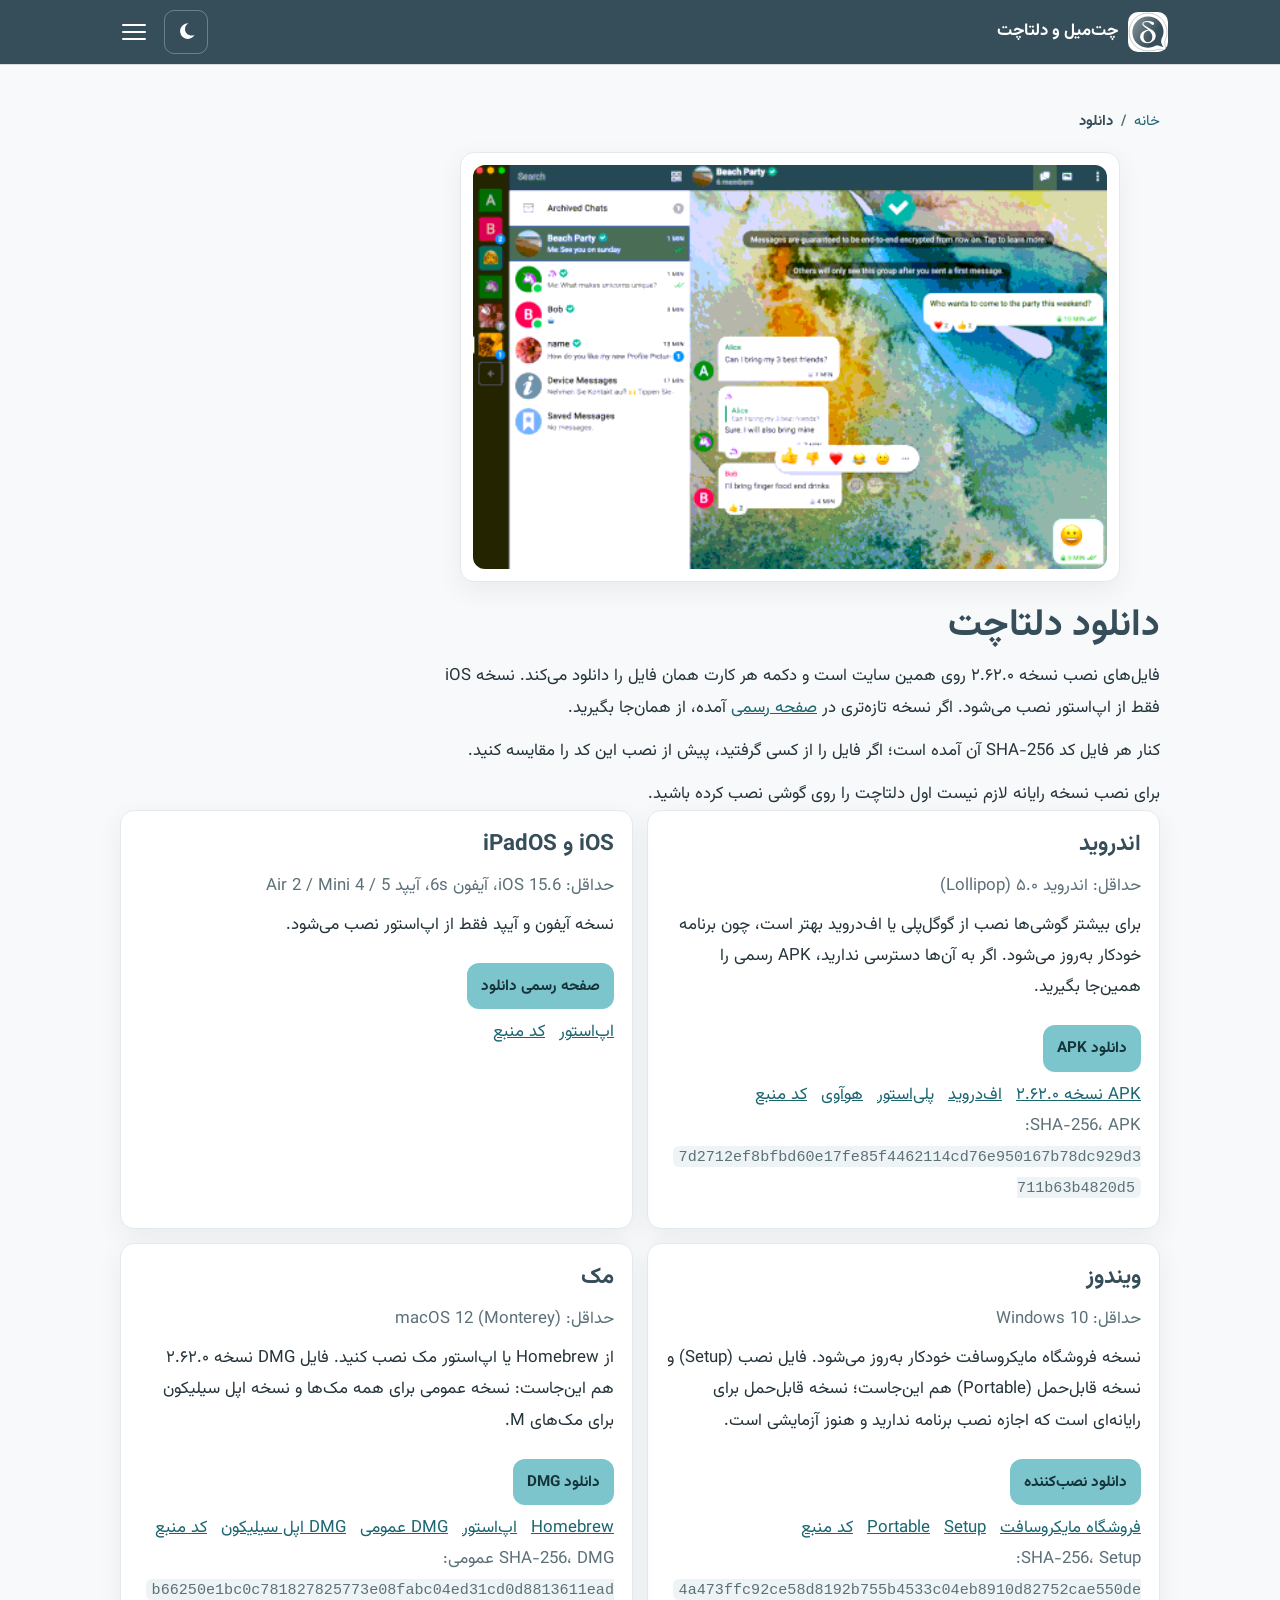
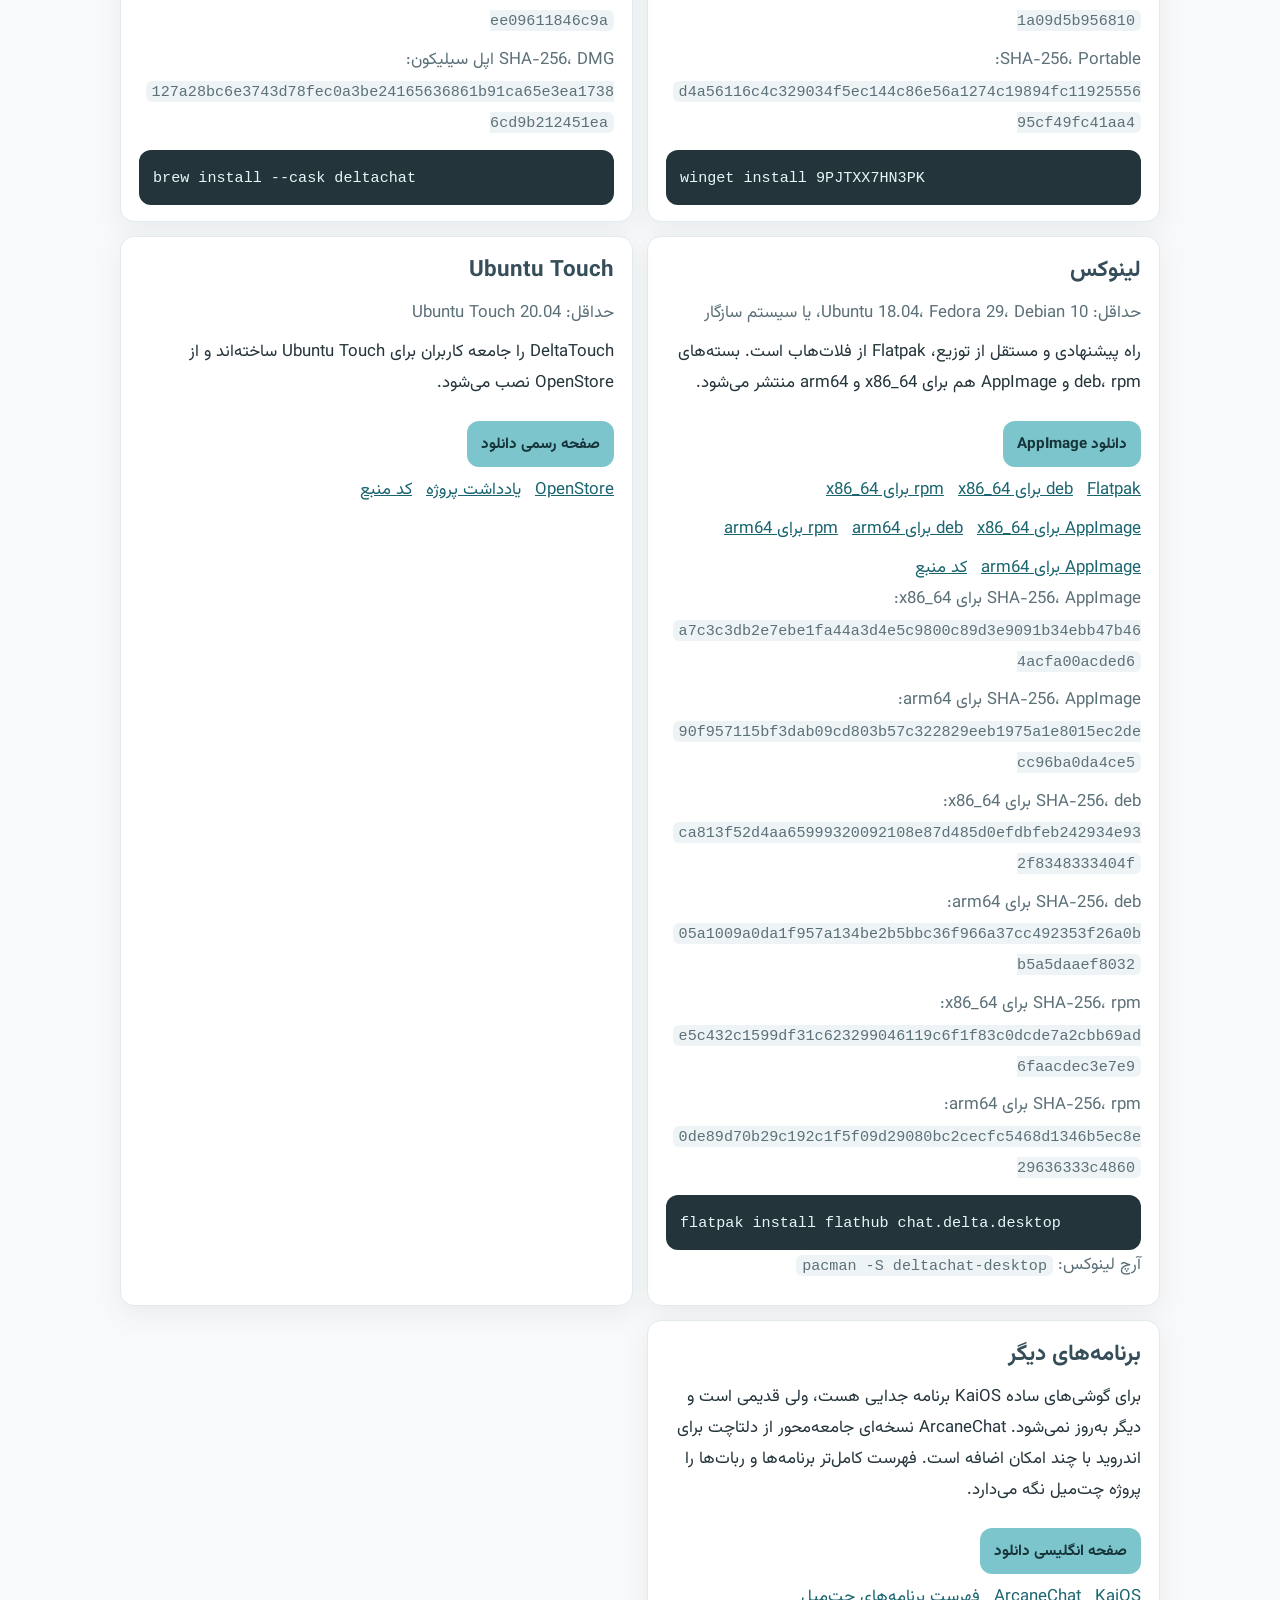
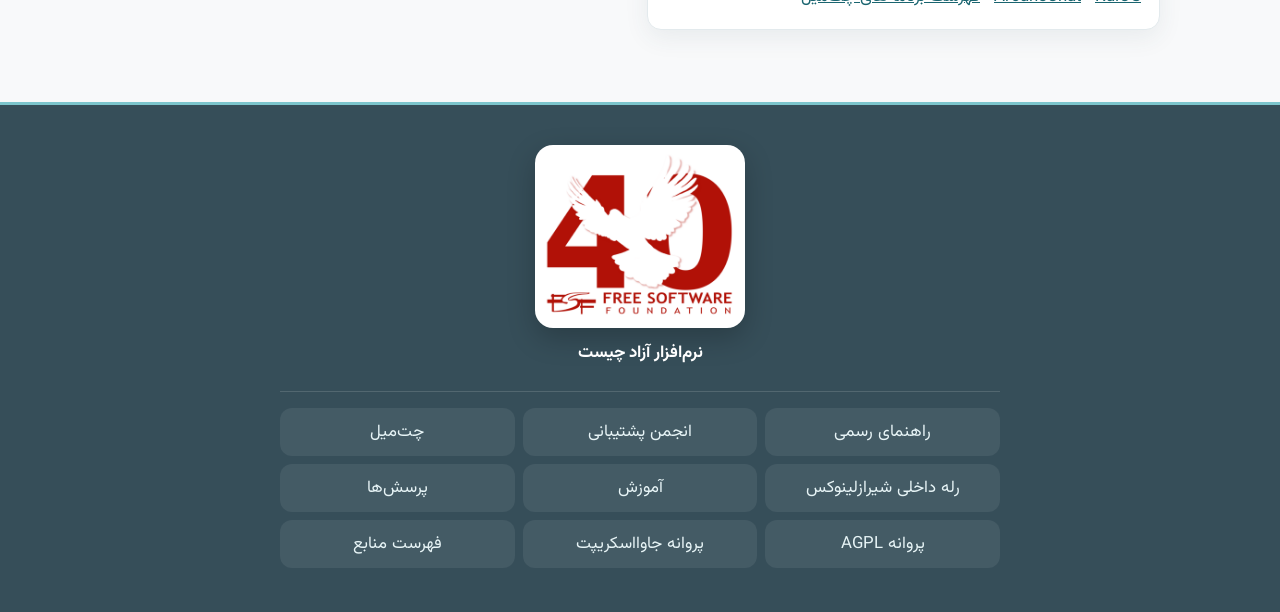
<file: downloads.html>
<!DOCTYPE html>
<html lang="fa" dir="rtl">
<head>
  <meta charset="utf-8">
  <meta name="viewport" content="width=device-width, initial-scale=1">
  <title>دانلود دلتاچت (Delta Chat) برای اندروید، iOS، ویندوز، مک و لینوکس</title>
  <meta name="description" content="دانلود مستقیم دلتا چت نسخه ۲.۶۲.۰ از همین سایت: فایل APK اندروید، نصب ویندوز، مک و لینوکس با کد SHA-256 برای بررسی سلامت فایل، و نشانی اپ‌استور برای iOS.">
  <meta name="robots" content="index, follow, max-image-preview:large, max-snippet:-1, max-video-preview:-1">
  <link rel="canonical" href="https://chatmaill.ir/downloads.html">
  <link rel="alternate" hreflang="fa" href="https://chatmaill.ir/downloads.html">
  <link rel="alternate" hreflang="x-default" href="https://chatmaill.ir/downloads.html">
  <meta property="og:locale" content="fa_IR">
  <meta property="og:type" content="website">
  <meta property="og:site_name" content="چت‌میل و دلتاچت">
  <meta property="og:title" content="دانلود دلتاچت (Delta Chat) برای اندروید، iOS، ویندوز، مک و لینوکس">
  <meta property="og:description" content="دانلود مستقیم دلتا چت نسخه ۲.۶۲.۰ از همین سایت: فایل APK اندروید، نصب ویندوز، مک و لینوکس با کد SHA-256 برای بررسی سلامت فایل، و نشانی اپ‌استور برای iOS.">
  <meta property="og:url" content="https://chatmaill.ir/downloads.html">
  <meta property="og:image" content="https://chatmaill.ir/assets/og/chatmaill-og.jpg">
  <meta property="og:image:width" content="1200">
  <meta property="og:image:height" content="630">
  <meta property="og:image:alt" content="دلتاچت و چت‌میل، پیام‌رسان امن">
    <meta name="twitter:card" content="summary_large_image">
  <meta name="twitter:title" content="دانلود دلتاچت (Delta Chat) برای اندروید، iOS، ویندوز، مک و لینوکس">
  <meta name="twitter:description" content="دانلود مستقیم دلتا چت نسخه ۲.۶۲.۰ از همین سایت: فایل APK اندروید، نصب ویندوز، مک و لینوکس با کد SHA-256 برای بررسی سلامت فایل، و نشانی اپ‌استور برای iOS.">
  <meta name="twitter:image" content="https://chatmaill.ir/assets/og/chatmaill-og.jpg">
  <link rel="sitemap" type="application/xml" title="نقشه سایت" href="sitemap.xml">
  <meta name="theme-color" content="#364e59" media="(prefers-color-scheme: light)">
  <meta name="theme-color" content="#0d1418" media="(prefers-color-scheme: dark)">
  <link rel="icon" href="assets/logo.svg" type="image/svg+xml">
  <link rel="apple-touch-icon" href="assets/apple-touch-icon.png">
  <link rel="preload" href="fonts/Vazirmatn-Regular.woff2" as="font" type="font/woff2" crossorigin>
  <script src="js/site.js"></script>
  <link rel="stylesheet" href="css/style.css">
  <script type="application/ld+json">
  {"@context":"https://schema.org","@graph":[{"@type":"Organization","@id":"https://chatmaill.ir/#org","name":"چت‌میل و دلتاچت","url":"https://chatmaill.ir/","logo":{"@type":"ImageObject","url":"https://chatmaill.ir/assets/apple-touch-icon.png"},"sameAs":["https://github.com/shirazlinux/chatmaill","https://delta.sudoshz.ir/"]},{"@type":"WebSite","@id":"https://chatmaill.ir/#website","name":"چت‌میل و دلتاچت","alternateName":["دلتا چت","Delta Chat فارسی"],"url":"https://chatmaill.ir/","inLanguage":"fa","publisher":{"@id":"https://chatmaill.ir/#org"}},{"@type":"WebPage","@id":"https://chatmaill.ir/downloads.html#webpage","url":"https://chatmaill.ir/downloads.html","name":"دانلود دلتاچت (Delta Chat) برای اندروید، iOS، ویندوز، مک و لینوکس","description":"دانلود مستقیم دلتا چت نسخه ۲.۶۲.۰ از همین سایت: فایل APK اندروید، نصب ویندوز، مک و لینوکس با کد SHA-256 برای بررسی سلامت فایل، و نشانی اپ‌استور برای iOS.","inLanguage":"fa","isPartOf":{"@id":"https://chatmaill.ir/#website"},"primaryImageOfPage":{"@type":"ImageObject","url":"https://chatmaill.ir/assets/og/chatmaill-og.jpg"},"datePublished":"2026-10-14","dateModified":"2026-10-19","breadcrumb":{"@id":"https://chatmaill.ir/downloads.html#breadcrumb"}},{"@type":"BreadcrumbList","@id":"https://chatmaill.ir/downloads.html#breadcrumb","itemListElement":[{"@type":"ListItem","position":1,"name":"خانه","item":"https://chatmaill.ir/"},{"@type":"ListItem","position":2,"name":"دانلود","item":"https://chatmaill.ir/downloads.html"}]},{"@type":"SoftwareApplication","name":"Delta Chat","applicationCategory":"CommunicationApplication","operatingSystem":"Android, iOS, Windows, macOS, Linux","softwareVersion":"2.62.0","inLanguage":"fa","offers":{"@type":"Offer","price":"0","priceCurrency":"USD"},"description":"دانلود مستقیم دلتا چت نسخه ۲.۶۲.۰ از همین سایت: فایل APK اندروید، نصب ویندوز، مک و لینوکس با کد SHA-256 برای بررسی سلامت فایل، و نشانی اپ‌استور برای iOS.","url":"https://chatmaill.ir/downloads.html","downloadUrl":"https://chatmaill.ir/files/deltachat/deltachat-gplay-release-2.62.0.apk","sameAs":"https://delta.chat/","license":"https://www.gnu.org/licenses/gpl-3.0.html","image":"https://chatmaill.ir/assets/apple-touch-icon.png"}]}
  </script>
</head>
<body>
  <a class="skip" href="#content">رفتن به محتوا</a>
  <header class="site-header">
    <div class="header-bar">
      <a class="brand" href="index.html">
        <img class="logo" src="assets/logo.svg" alt="">
        <span>چت‌میل و دلتاچت</span>
      </a>
      <button type="button" class="theme-btn" id="theme-btn" aria-pressed="false" aria-label="تم تاریک">
        <svg class="theme-icon theme-icon-moon" viewBox="0 0 24 24" aria-hidden="true"><path fill="currentColor" d="M14.5 2.5a8.5 8.5 0 1 0 7 12.5 7 7 0 1 1-7-12.5z"/></svg>
        <svg class="theme-icon theme-icon-sun" viewBox="0 0 24 24" aria-hidden="true"><circle cx="12" cy="12" r="4" fill="none" stroke="currentColor" stroke-width="1.8"/><path fill="none" stroke="currentColor" stroke-width="1.8" stroke-linecap="round" d="M12 2.5v2.2M12 19.3v2.2M2.5 12h2.2M19.3 12h2.2M5.1 5.1l1.6 1.6M17.3 17.3l1.6 1.6M18.9 5.1l-1.6 1.6M6.7 17.3l-1.6 1.6"/></svg>
      </button>
      <input class="nav-toggle" type="checkbox" id="nav-toggle">
      <label class="nav-btn" for="nav-toggle">
        <span class="sr-only">باز و بسته کردن منو</span>
        <span></span><span></span><span></span>
      </label>
      <nav class="site-nav" aria-label="اصلی">
        <a href="index.html">خانه</a>
        <a href="downloads.html" aria-current="page">دانلود</a>
        <a href="guides.html">آموزش</a>
        <a href="how.html">ایمیل و رمزنگاری</a>
        <a href="features.html">امکانات</a>
        <a href="bots-apps.html">مینی‌اپ و ربات</a>
        <a href="relays.html">رله‌ها</a>
        <a href="offline.html">قطعی اینترنت</a>
        <a href="madmail.html">مدمیل</a>
        <a href="faq.html">پرسش‌ها</a>
        <a href="sources.html">منابع</a>
      </nav>
    </div>
  </header>

  <main id="content" class="wrap">
    <header class="page-head prose">
      <nav class="crumb" aria-label="مسیر">
        <ol>
          <li><a href="index.html">خانه</a></li>
          <li aria-current="page">دانلود</li>
        </ol>
      </nav>
      <figure class="illu-frame">
        <img class="shot" src="assets/gallery/dcdesktop.png" width="480" height="306" alt="نماگرفت نسخه رایانه دلتاچت">
      </figure>
      <h1>دانلود دلتاچت</h1>
      <p>فایل‌های نصب نسخه ۲.۶۲.۰ روی همین سایت است و دکمه هر کارت همان فایل را دانلود می‌کند. نسخه iOS فقط از اپ‌استور نصب می‌شود. اگر نسخه تازه‌تری در <a href="https://delta.chat/fa/download">صفحه رسمی</a> آمده، از همان‌جا بگیرید.</p>
      <p>کنار هر فایل کد SHA-256 آن آمده است؛ اگر فایل را از کسی گرفتید، پیش از نصب این کد را مقایسه کنید.</p>
      <p>برای نصب نسخه رایانه لازم نیست اول دلتاچت را روی گوشی نصب کرده باشید.</p>
    </header>

    <div class="grid grid-2">
      <article class="card" id="android">
        <h2>اندروید</h2>
        <p class="req">حداقل: اندروید ۵.۰ (Lollipop)</p>
        <p>برای بیشتر گوشی‌ها نصب از گوگل‌پلی یا اف‌دروید بهتر است، چون برنامه خودکار به‌روز می‌شود. اگر به آن‌ها دسترسی ندارید، APK رسمی را همین‌جا بگیرید.</p>
        <div class="actions">
          <a class="btn btn-small" href="files/deltachat/deltachat-gplay-release-2.62.0.apk">دانلود APK</a>
        </div>
        <ul class="links">
          <li><a href="files/deltachat/deltachat-gplay-release-2.62.0.apk">APK نسخه ۲.۶۲.۰</a></li>
          <li><a href="https://f-droid.org/app/com.b44t.messenger">اف‌دروید</a></li>
          <li><a href="https://play.google.com/store/apps/details?id=chat.delta">پلی‌استور</a></li>
          <li><a href="https://url.cloud.huawei.com/pXnbdjuOhW?shareTo=qrcode">هوآوی</a></li>
          <li><a href="https://github.com/deltachat/deltachat-android">کد منبع</a></li>
        </ul>
        <p class="req">SHA-256، APK: <code>7d2712ef8bfbd60e17fe85f4462114cd76e950167b78dc929d3711b63b4820d5</code></p>
      </article>

      <article class="card" id="ios">
        <h2>iOS و iPadOS</h2>
        <p class="req">حداقل: iOS 15.6، آیفون 6s، آیپد 5 / Air 2 / Mini 4</p>
        <p>نسخه آیفون و آیپد فقط از اپ‌استور نصب می‌شود.</p>
        <div class="actions">
          <a class="btn btn-small" href="https://delta.chat/fa/download">صفحه رسمی دانلود</a>
        </div>
        <ul class="links">
          <li><a href="https://apps.apple.com/us/app/delta-chat/id1459523234">اپ‌استور</a></li>
          <li><a href="https://github.com/deltachat/deltachat-ios">کد منبع</a></li>
        </ul>
      </article>

      <article class="card" id="windows">
        <h2>ویندوز</h2>
        <p class="req">حداقل: Windows 10</p>
        <p>نسخه فروشگاه مایکروسافت خودکار به‌روز می‌شود. فایل نصب (Setup) و نسخه قابل‌حمل (Portable) هم این‌جاست؛ نسخه قابل‌حمل برای رایانه‌ای است که اجازه نصب برنامه ندارید و هنوز آزمایشی است.</p>
        <div class="actions">
          <a class="btn btn-small" href="files/deltachat/DeltaChat-2.62.0-Setup.x64.exe">دانلود نصب‌کننده</a>
        </div>
        <ul class="links">
          <li><a href="https://apps.microsoft.com/detail/9pjtxx7hn3pk">فروشگاه مایکروسافت</a></li>
          <li><a href="files/deltachat/DeltaChat-2.62.0-Setup.x64.exe">Setup</a></li>
          <li><a href="files/deltachat/DeltaChat-2.62.0-Portable.x64.exe">Portable</a></li>
          <li><a href="https://github.com/deltachat/deltachat-desktop">کد منبع</a></li>
        </ul>
        <p class="req">SHA-256، Setup: <code>4a473ffc92ce58d8192b755b4533c04eb8910d82752cae550de1a09d5b956810</code></p>
        <p class="req">SHA-256، Portable: <code>d4a56116c4c329034f5ec144c86e56a1274c19894fc1192555695cf49fc41aa4</code></p>
        <pre><code>winget install 9PJTXX7HN3PK</code></pre>
      </article>

      <article class="card" id="macos">
        <h2>مک</h2>
        <p class="req">حداقل: macOS 12 (Monterey)</p>
        <p>از Homebrew یا اپ‌استور مک نصب کنید. فایل DMG نسخه ۲.۶۲.۰ هم این‌جاست: نسخه عمومی برای همه مک‌ها و نسخه اپل سیلیکون برای مک‌های M.</p>
        <div class="actions">
          <a class="btn btn-small" href="files/deltachat/DeltaChat-2.62.0-universal.dmg">دانلود DMG</a>
        </div>
        <ul class="links">
          <li><a href="https://formulae.brew.sh/cask/deltachat">Homebrew</a></li>
          <li><a href="https://apps.apple.com/us/app/delta-chat-desktop/id1462750497">اپ‌استور</a></li>
          <li><a href="files/deltachat/DeltaChat-2.62.0-universal.dmg">DMG عمومی</a></li>
          <li><a href="files/deltachat/DeltaChat-2.62.0-arm64.dmg">DMG اپل سیلیکون</a></li>
          <li><a href="https://github.com/deltachat/deltachat-desktop">کد منبع</a></li>
        </ul>
        <p class="req">SHA-256، DMG عمومی: <code>b66250e1bc0c781827825773e08fabc04ed31cd0d8813611eadee09611846c9a</code></p>
        <p class="req">SHA-256، DMG اپل سیلیکون: <code>127a28bc6e3743d78fec0a3be24165636861b91ca65e3ea17386cd9b212451ea</code></p>
        <pre><code>brew install --cask deltachat</code></pre>
      </article>

      <article class="card" id="linux">
        <h2>لینوکس</h2>
        <p class="req">حداقل: Ubuntu 18.04، Fedora 29، Debian 10، یا سیستم سازگار</p>
        <p>راه پیشنهادی و مستقل از توزیع، Flatpak از فلات‌هاب است. بسته‌های deb، rpm و AppImage هم برای x86_64 و arm64 منتشر می‌شود.</p>
        <div class="actions">
          <a class="btn btn-small" href="files/deltachat/DeltaChat-2.62.0-x86_64.AppImage">دانلود AppImage</a>
        </div>
        <ul class="links">
          <li><a href="https://flathub.org/apps/details/chat.delta.desktop">Flatpak</a></li>
          <li><a href="files/deltachat/deltachat-desktop_2.62.0_amd64.deb">deb برای x86_64</a></li>
          <li><a href="files/deltachat/deltachat-desktop-2.62.0.x86_64.rpm">rpm برای x86_64</a></li>
          <li><a href="files/deltachat/DeltaChat-2.62.0-x86_64.AppImage">AppImage برای x86_64</a></li>
          <li><a href="files/deltachat/deltachat-desktop_2.62.0_arm64.deb">deb برای arm64</a></li>
          <li><a href="files/deltachat/deltachat-desktop-2.62.0.aarch64.rpm">rpm برای arm64</a></li>
          <li><a href="files/deltachat/DeltaChat-2.62.0-arm64.AppImage">AppImage برای arm64</a></li>
          <li><a href="https://github.com/deltachat/deltachat-desktop">کد منبع</a></li>
        </ul>
        <p class="req">SHA-256، AppImage برای x86_64: <code>a7c3c3db2e7ebe1fa44a3d4e5c9800c89d3e9091b34ebb47b464acfa00acded6</code></p>
        <p class="req">SHA-256، AppImage برای arm64: <code>90f957115bf3dab09cd803b57c322829eeb1975a1e8015ec2decc96ba0da4ce5</code></p>
        <p class="req">SHA-256، deb برای x86_64: <code>ca813f52d4aa65999320092108e87d485d0efdbfeb242934e932f8348333404f</code></p>
        <p class="req">SHA-256، deb برای arm64: <code>05a1009a0da1f957a134be2b5bbc36f966a37cc492353f26a0bb5a5daaef8032</code></p>
        <p class="req">SHA-256، rpm برای x86_64: <code>e5c432c1599df31c623299046119c6f1f83c0dcde7a2cbb69ad6faacdec3e7e9</code></p>
        <p class="req">SHA-256، rpm برای arm64: <code>0de89d70b29c192c1f5f09d29080bc2cecfc5468d1346b5ec8e29636333c4860</code></p>
        <pre><code>flatpak install flathub chat.delta.desktop</code></pre>
        <p class="req">آرچ لینوکس: <code>pacman -S deltachat-desktop</code></p>
      </article>

      <article class="card" id="ubuntu-touch">
        <h2>Ubuntu Touch</h2>
        <p class="req">حداقل: Ubuntu Touch 20.04</p>
        <p>DeltaTouch را جامعه کاربران برای Ubuntu Touch ساخته‌اند و از OpenStore نصب می‌شود.</p>
        <div class="actions">
          <a class="btn btn-small" href="https://delta.chat/fa/download">صفحه رسمی دانلود</a>
        </div>
        <ul class="links">
          <li><a href="https://open-store.io/app/deltatouch.lotharketterer">OpenStore</a></li>
          <li><a href="https://delta.chat/en/2023-07-02-deltatouch">یادداشت پروژه</a></li>
          <li><a href="https://codeberg.org/lk108/deltatouch">کد منبع</a></li>
        </ul>
      </article>

      <article class="card" id="other">
        <h2>برنامه‌های دیگر</h2>
        <p>برای گوشی‌های ساده KaiOS برنامه جدایی هست، ولی قدیمی است و دیگر به‌روز نمی‌شود. ArcaneChat نسخه‌ای جامعه‌محور از دلتاچت برای اندروید با چند امکان اضافه است. فهرست کامل‌تر برنامه‌ها و ربات‌ها را پروژه چت‌میل نگه می‌دارد.</p>
        <div class="actions">
          <a class="btn btn-small" href="https://delta.chat/en/download">صفحه انگلیسی دانلود</a>
        </div>
        <ul class="links">
          <li><a href="https://github.com/deltachat/delta.chat-kaiOs">KaiOS</a></li>
          <li><a href="https://arcanechat.me/">ArcaneChat</a></li>
          <li><a href="https://chatmail.at/clients">فهرست برنامه‌های چت‌میل</a></li>
        </ul>
      </article>
    </div>
  </main>

  <footer class="site-footer">
    <div class="footer-inner">
      <a class="fsf-mark" href="https://sudoshz.ir/what-is-free-software">
        <img decoding="async" loading="lazy" src="assets/fsf-logo.png" width="420" height="360" alt="نشان بنیاد نرم‌افزار آزاد">
        <span>نرم‌افزار آزاد چیست</span>
      </a>
      <nav aria-label="منابع رسمی">
        <a href="https://delta.chat/fa/help">راهنمای رسمی</a>
        <a href="https://support.delta.chat/">انجمن پشتیبانی</a>
        <a href="https://chatmail.at/">چت‌میل</a>
        <a href="https://delta.sudoshz.ir/">رله داخلی شیرازلینوکس</a>
        <a href="guides.html">آموزش</a>
        <a href="faq.html">پرسش‌ها</a>
        <a href="license.html">پروانه AGPL</a>
        <a href="license.html#jslicense-labels1" rel="jslicense">پروانه جاوااسکریپت</a>
        <a href="sources.html">فهرست منابع</a>
      </nav>
    </div>
  </footer>
</body>
</html>
</file>
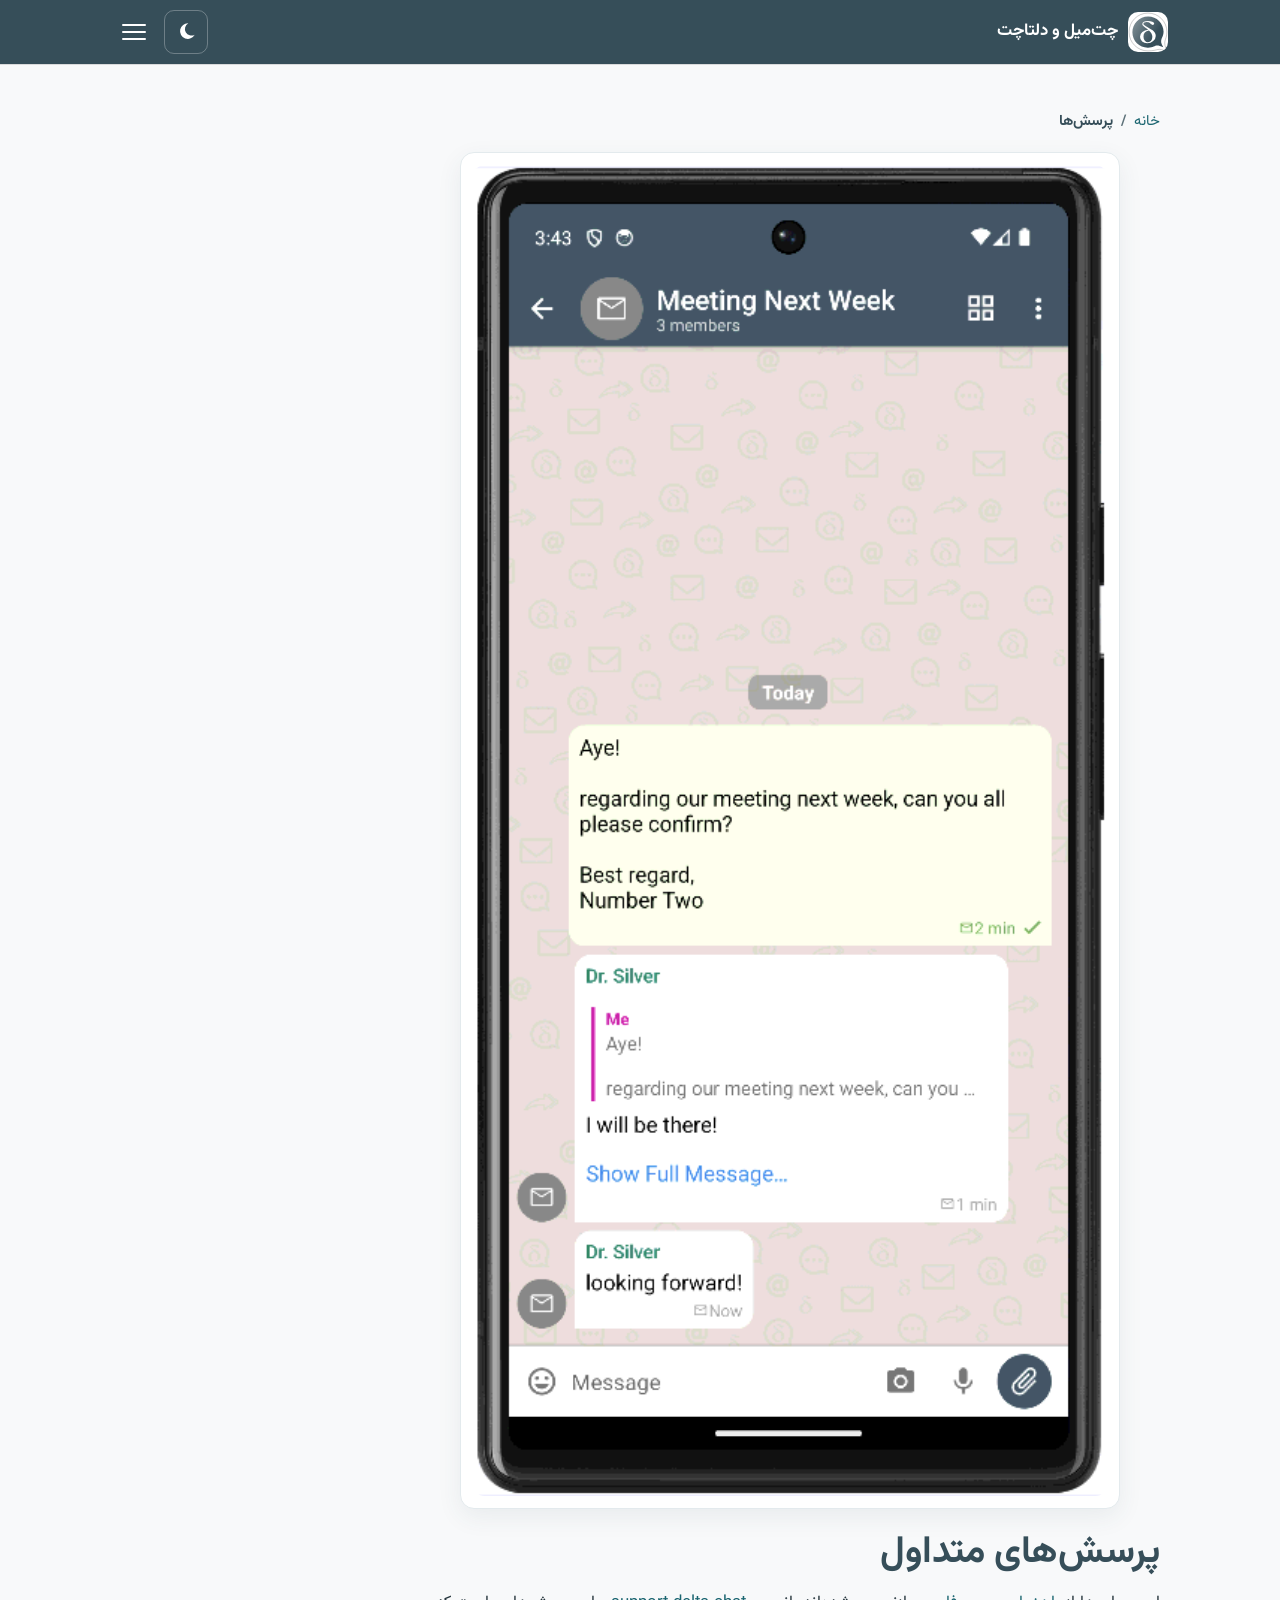
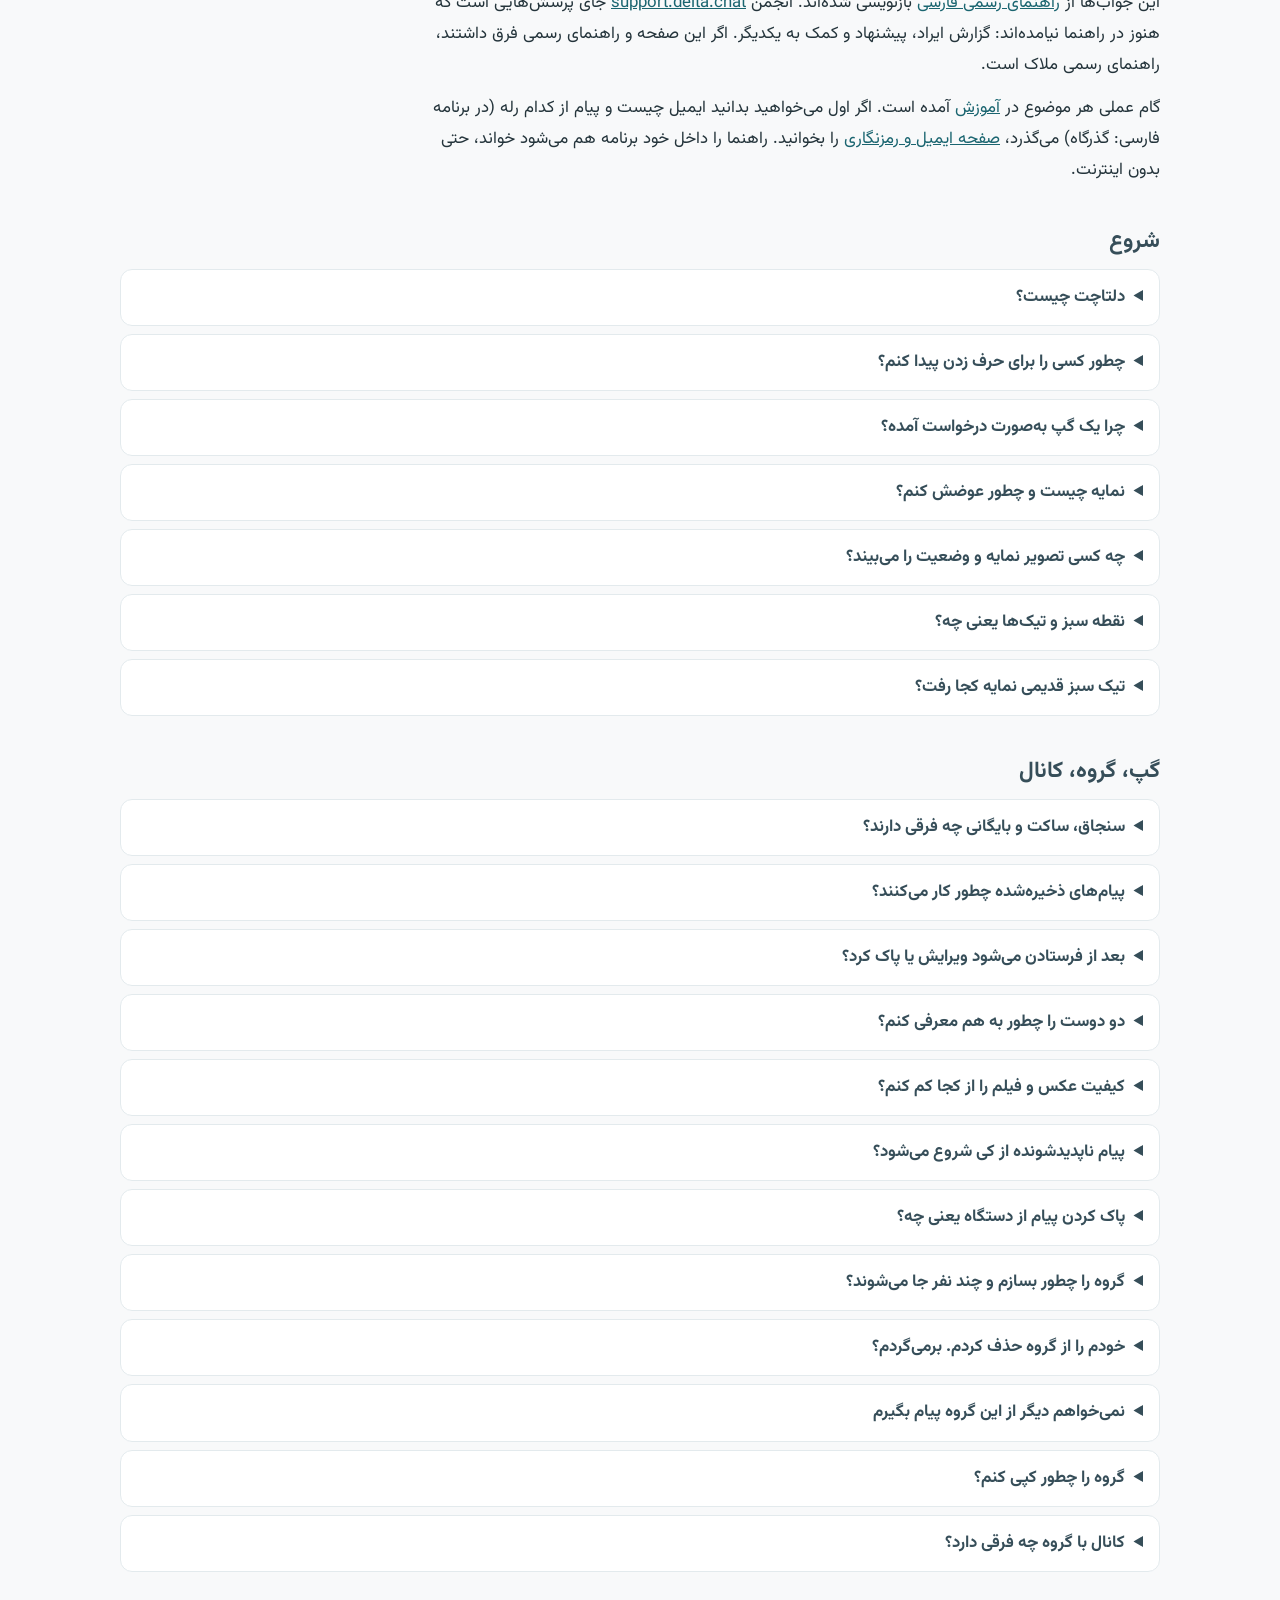
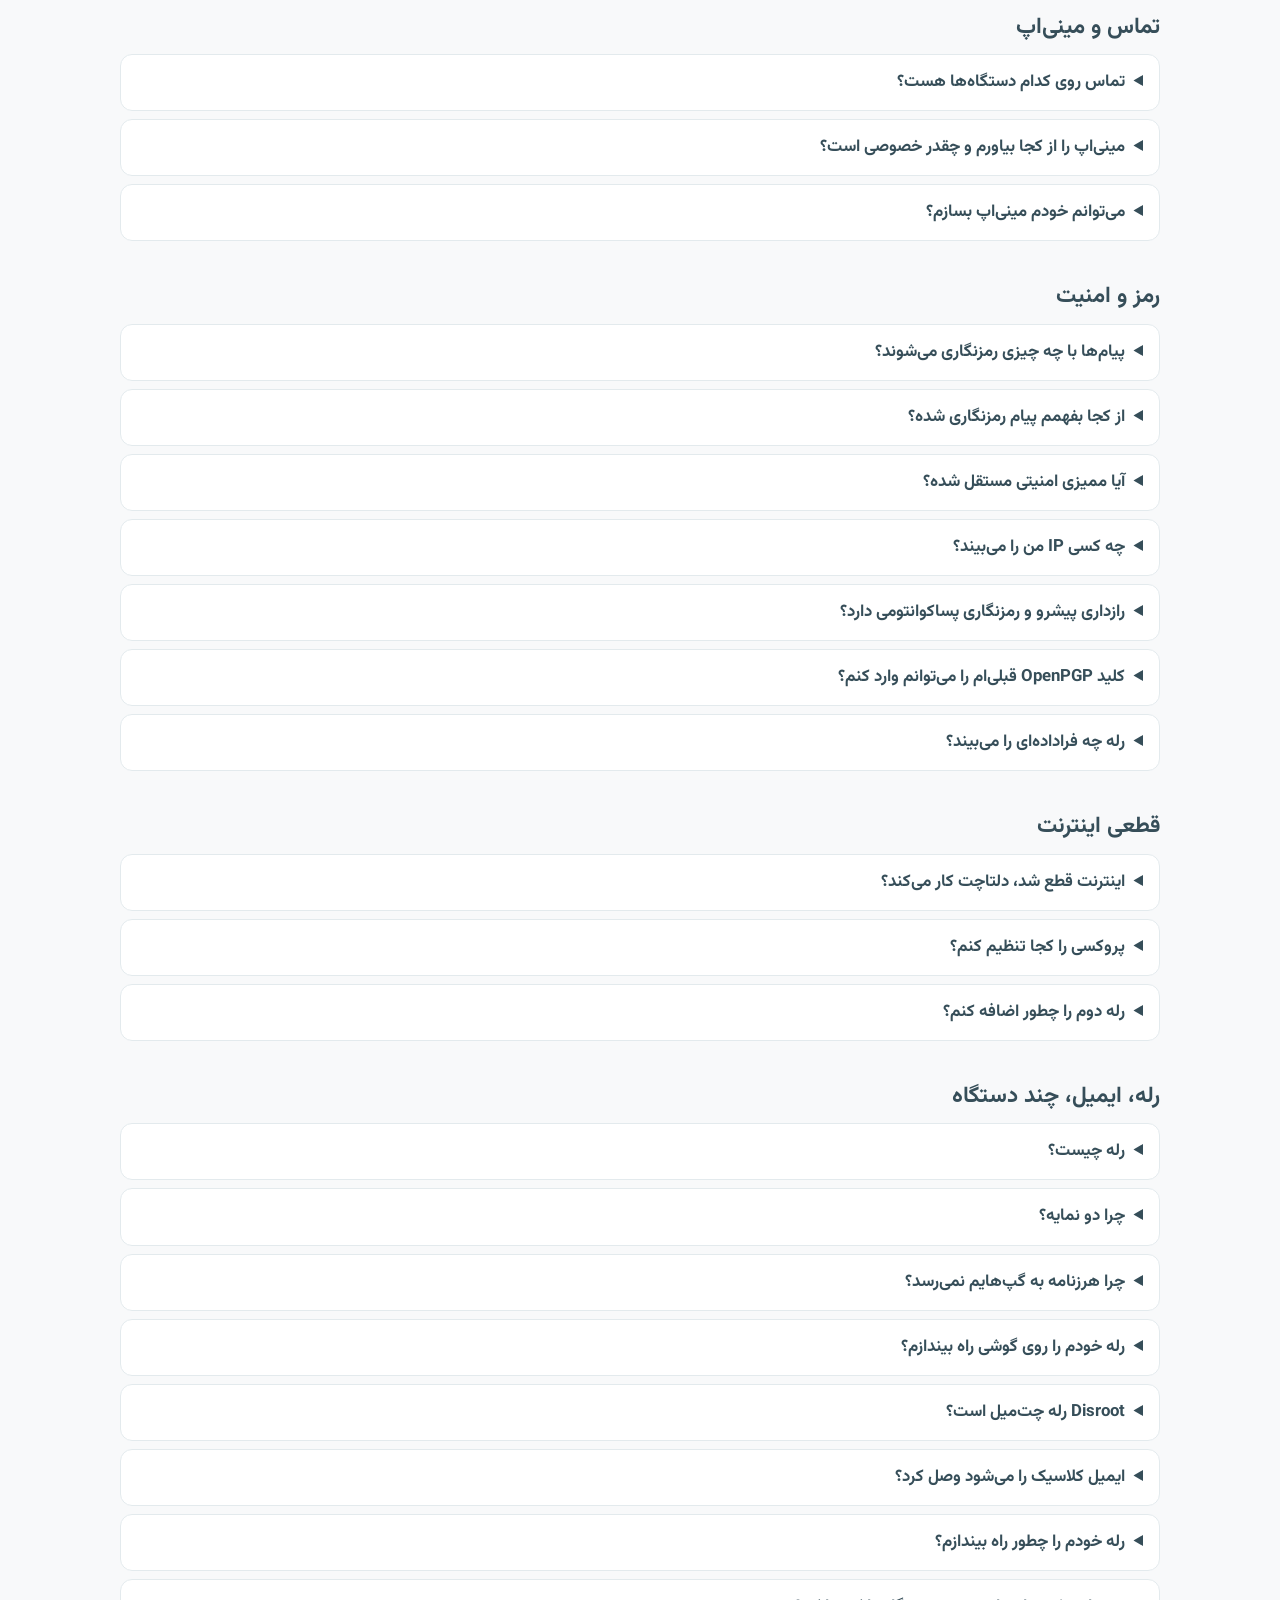
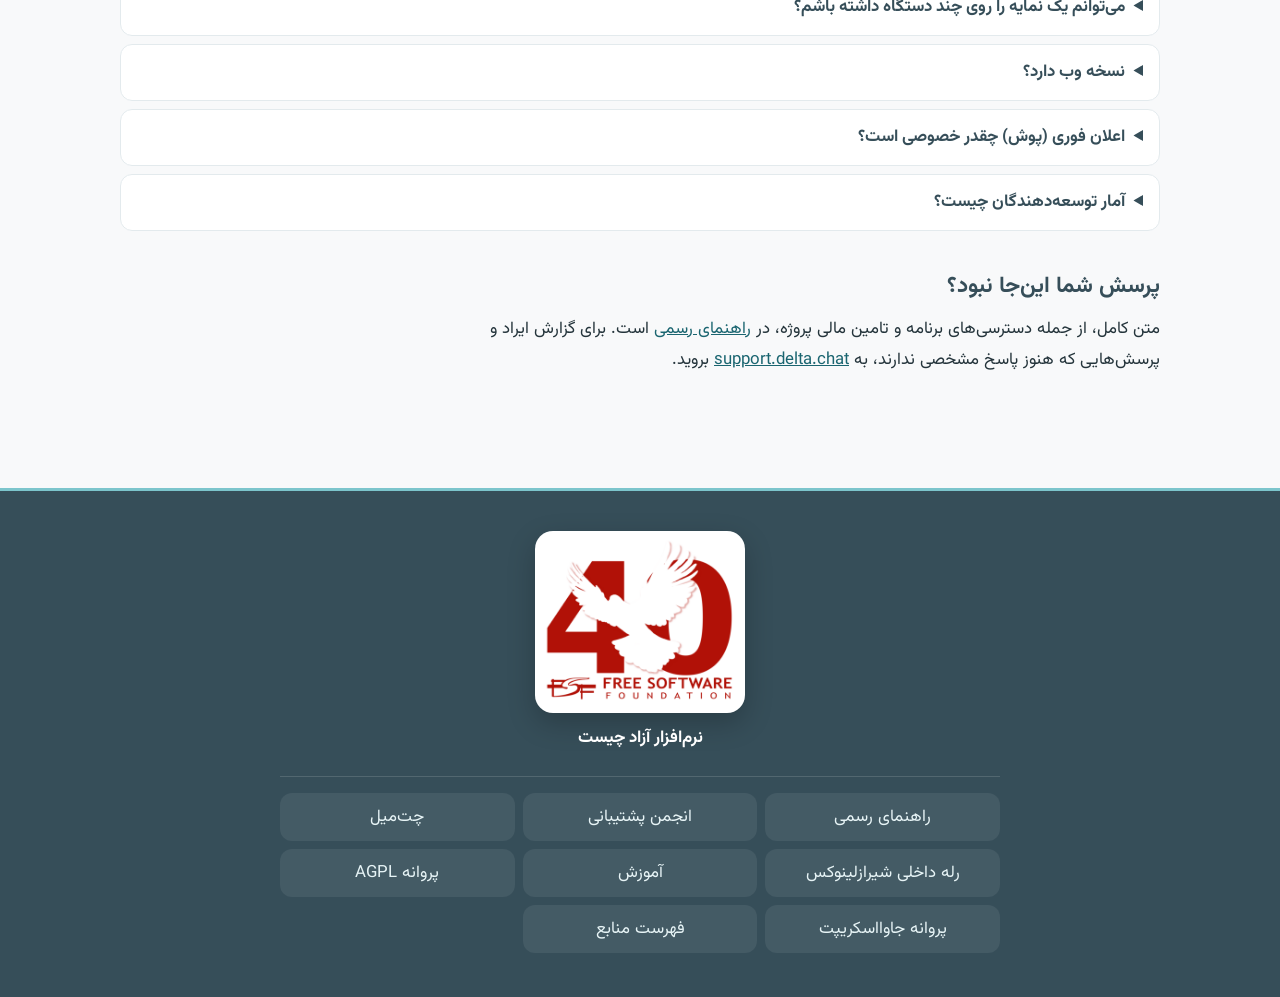
<file: faq.html>
<!DOCTYPE html>
<html lang="fa" dir="rtl">
<head>
  <meta charset="utf-8">
  <meta name="viewport" content="width=device-width, initial-scale=1">
  <title>پرسش‌های متداول دلتاچت و چت‌میل</title>
  <meta name="description" content="پاسخ پرسش‌های رایج درباره دلتا چت و چت‌میل: نمایه، درخواست گپ، گروه و کانال، رمزنگاری، رله، چند دستگاه، پشتیبان، قطعی اینترنت و مدمیل.">
  <meta name="robots" content="index, follow, max-image-preview:large, max-snippet:-1, max-video-preview:-1">
  <link rel="canonical" href="https://chatmaill.ir/faq.html">
  <link rel="alternate" hreflang="fa" href="https://chatmaill.ir/faq.html">
  <link rel="alternate" hreflang="x-default" href="https://chatmaill.ir/faq.html">
  <meta property="og:locale" content="fa_IR">
  <meta property="og:type" content="website">
  <meta property="og:site_name" content="چت‌میل و دلتاچت">
  <meta property="og:title" content="پرسش‌های متداول دلتاچت و چت‌میل">
  <meta property="og:description" content="پاسخ پرسش‌های رایج درباره دلتا چت و چت‌میل: نمایه، درخواست گپ، گروه و کانال، رمزنگاری، رله، چند دستگاه، پشتیبان، قطعی اینترنت و مدمیل.">
  <meta property="og:url" content="https://chatmaill.ir/faq.html">
  <meta property="og:image" content="https://chatmaill.ir/assets/og/chatmaill-og.jpg">
  <meta property="og:image:width" content="1200">
  <meta property="og:image:height" content="630">
  <meta property="og:image:alt" content="دلتاچت و چت‌میل، پیام‌رسان امن">
    <meta name="twitter:card" content="summary_large_image">
  <meta name="twitter:title" content="پرسش‌های متداول دلتاچت و چت‌میل">
  <meta name="twitter:description" content="پاسخ پرسش‌های رایج درباره دلتا چت و چت‌میل: نمایه، درخواست گپ، گروه و کانال، رمزنگاری، رله، چند دستگاه، پشتیبان، قطعی اینترنت و مدمیل.">
  <meta name="twitter:image" content="https://chatmaill.ir/assets/og/chatmaill-og.jpg">
  <link rel="sitemap" type="application/xml" title="نقشه سایت" href="sitemap.xml">
  <meta name="theme-color" content="#364e59" media="(prefers-color-scheme: light)">
  <meta name="theme-color" content="#0d1418" media="(prefers-color-scheme: dark)">
  <link rel="icon" href="assets/logo.svg" type="image/svg+xml">
  <link rel="apple-touch-icon" href="assets/apple-touch-icon.png">
  <link rel="preload" href="fonts/Vazirmatn-Regular.woff2" as="font" type="font/woff2" crossorigin>
  <script src="js/site.js"></script>
  <link rel="stylesheet" href="css/style.css">
  <script type="application/ld+json">
  {"@context":"https://schema.org","@graph":[{"@type":"Organization","@id":"https://chatmaill.ir/#org","name":"چت‌میل و دلتاچت","url":"https://chatmaill.ir/","logo":{"@type":"ImageObject","url":"https://chatmaill.ir/assets/apple-touch-icon.png"},"sameAs":["https://github.com/shirazlinux/chatmaill","https://delta.sudoshz.ir/"]},{"@type":"WebSite","@id":"https://chatmaill.ir/#website","name":"چت‌میل و دلتاچت","alternateName":["دلتا چت","Delta Chat فارسی"],"url":"https://chatmaill.ir/","inLanguage":"fa","publisher":{"@id":"https://chatmaill.ir/#org"}},{"@type":"WebPage","@id":"https://chatmaill.ir/faq.html#webpage","url":"https://chatmaill.ir/faq.html","name":"پرسش‌های متداول دلتاچت و چت‌میل","description":"پاسخ پرسش‌های رایج درباره دلتا چت و چت‌میل: نمایه، درخواست گپ، گروه و کانال، رمزنگاری، رله، چند دستگاه، پشتیبان، قطعی اینترنت و مدمیل.","inLanguage":"fa","isPartOf":{"@id":"https://chatmaill.ir/#website"},"primaryImageOfPage":{"@type":"ImageObject","url":"https://chatmaill.ir/assets/og/chatmaill-og.jpg"},"datePublished":"2026-10-14","dateModified":"2026-10-19","breadcrumb":{"@id":"https://chatmaill.ir/faq.html#breadcrumb"}},{"@type":"BreadcrumbList","@id":"https://chatmaill.ir/faq.html#breadcrumb","itemListElement":[{"@type":"ListItem","position":1,"name":"خانه","item":"https://chatmaill.ir/"},{"@type":"ListItem","position":2,"name":"پرسش‌ها","item":"https://chatmaill.ir/faq.html"}]},{"@type":"FAQPage","inLanguage":"fa","mainEntity":[{"@type":"Question","name":"دلتاچت چیست؟","acceptedAnswer":{"@type":"Answer","text":"دلتاچت پیام‌رسانی برای گوشی و رایانه است. نمایه را روی یک رله چت‌میل می‌سازید، مخاطب‌ها را با QR اضافه می‌کنید و پیام‌ها به‌طور پیش‌فرض رمزنگاری سراسری دارند. می‌توانید چند نمایه داشته باشید و هر نمایه را روی چند دستگاه باز کنید. برنامه و رله هر دو نرم‌افزار آزادند."}},{"@type":"Question","name":"چطور کسی را برای حرف زدن پیدا کنم؟","acceptedAnswer":{"@type":"Answer","text":"فهرست عمومی کاربران وجود ندارد. اگر کنار هم هستید، QR صفحه اصلی را نشان بدهید تا طرف مقابل اسکن کند. اگر از هم دورید، لینک دعوت را از همان صفحه رونوشت کنید و از یک راه خصوصی دیگر بفرستید. جزئیات در آموزش مخاطب."}},{"@type":"Question","name":"چرا یک گپ به‌صورت درخواست آمده؟","acceptedAnswer":{"@type":"Answer","text":"وقتی کسی که با QR یا لینک دعوت به شما وصل نشده برایتان بنویسد (مثلاً دوستی شما را به او معرفی کرده)، گپ به‌صورت درخواست می‌آید. تا آن را نپذیرید نمی‌توانید جواب بدهید. اگر حذفش کنید، پیام بعدی او دوباره درخواست می‌شود. برای قطع کامل، او را مسدود کنید."}},{"@type":"Question","name":"نمایه چیست و چطور عوضش کنم؟","acceptedAnswer":{"@type":"Answer","text":"نمایه نام، تصویر و کلید رمزنگاری است و روی دستگاه شما نگه داشته می‌شود. روی تصویر نمایه در گوشه بالا بزنید تا نمایه تازه بسازید یا بین نمایه‌ها جابه‌جا شوید. بهتر است نمایه‌های کاری، خانوادگی و فعالیت‌های حساس را از هم جدا نگه دارید. برای حذف یک نمایه (وقتی چند نمایه دارید) از همان منوی جابه‌جایی استفاده کنید؛ روی رایانه، روی نمایه در نوار کناری راست‌کلیک کنید. نمایه فقط از همین دستگاه حذف می‌شود و روی دستگاه‌های دیگر باقی می‌ماند. حذف برنامه فقط داده همین دستگاه را پاک می‌کند. نشانی روی رله چت‌میل بعد از مدتی بی‌استفاده ماندن، طبق سیاست همان رله، پاک می‌شود."}},{"@type":"Question","name":"چه کسی تصویر نمایه و وضعیت را می‌بیند؟","acceptedAnswer":{"@type":"Answer","text":"تا وقتی برای کسی پیام نفرستاده‌اید یا با QR به او وصل نشده‌اید، او تصویر نمایه شما را نمی‌بیند. وضعیت را از تنظیمات ← نمایه می‌نویسید و مخاطب پس از دریافت اولین پیام شما، آن را در صفحه مشخصاتتان می‌بیند."}},{"@type":"Question","name":"نقطه سبز و تیک‌ها یعنی چه؟","acceptedAnswer":{"@type":"Answer","text":"نقطه سبز یعنی در حدود ۱۰ دقیقه اخیر آن مخاطب را دیده‌اید، چون پیام داده یا رسید خواندن فرستاده. این وضعیت آنلاینِ لحظه‌ای نیست. یک تیک: پیام به رله رسیده. دو تیک: حداقل یک نفر خوانده، اگر هر دو طرف رسید خواندن را در تنظیمات ← گپ‌ها روشن کرده باشند. در گروه تیک دوم یعنی دست‌کم یک عضو خوانده است."}},{"@type":"Question","name":"تیک سبز قدیمی نمایه کجا رفت؟","acceptedAnswer":{"@type":"Answer","text":"در نسخه‌های قدیمی کنار بعضی مخاطب‌ها تیک سبز و خط «معرفی‌شده توسط» دیده می‌شد. از نسخه ۲ هر مخاطب با کلید عمومی‌اش شناخته می‌شود و این نشان‌ها برداشته شده‌اند. بعد از وصل شدن با QR یا لینک دعوت، گرداننده رله نمی‌تواند کلید را وسط ارتباط عوض کند. هنوز ممکن است کسی لینک دعوت را به اسم شخص دیگری بدهد. QR را از خود شخص بگیرید. اثر انگشت دو دستگاه را در صفحه رمزنگاری مخاطب مقایسه کنید."}},{"@type":"Question","name":"سنجاق، ساکت و بایگانی چه فرقی دارند؟","acceptedAnswer":{"@type":"Answer","text":"سنجاق گپ را بالای فهرست نگه می‌دارد. ساکت اعلان را قطع می‌کند ولی پیام می‌آید. بایگانی گپ را از فهرست اصلی برمی‌دارد. اگر پیام تازه بیاید و گپ ساکت نباشد، از بایگانی برمی‌گردد. برای این کارها روی گپ انگشت را نگه دارید یا راست‌کلیک کنید."}},{"@type":"Question","name":"پیام‌های ذخیره‌شده چطور کار می‌کنند؟","acceptedAnswer":{"@type":"Answer","text":"روی پیام «ذخیره» را بزنید؛ بعداً در گپ «پیام‌های ذخیره‌شده» آن را پیدا می‌کنید و از همان‌جا به پیام اصلی برمی‌گردید. برای یادداشت شخصی هم هست و بین دستگاه‌ها همگام می‌شود. اگر اصل پیام پاک یا ویرایش شود، نسخه ذخیره‌شده می‌ماند."}},{"@type":"Question","name":"بعد از فرستادن می‌شود ویرایش یا پاک کرد؟","acceptedAnswer":{"@type":"Answer","text":"بله. روی پیام انگشت را نگه دارید یا راست‌کلیک کنید و «ویرایش» یا «حذف برای همه» را بزنید. پیام ویرایش‌شده کنار زمان مشخص می‌شود. اگر کسی قبلاً پاسخ داده، ذخیره کرده، بازارسال کرده یا عکس گرفته، آن نسخه پیش او می‌ماند."}},{"@type":"Question","name":"دو دوست را چطور به هم معرفی کنم؟","acceptedAnswer":{"@type":"Answer","text":"در گپ نفر دوم پیوست ← مخاطب را بزنید و نفر اول را بفرستید. یک جمله معرفی هم می‌شود نوشت. نفر دوم کارت مخاطب را می‌بیند و با زدن روی آن گپ را شروع می‌کند."}},{"@type":"Question","name":"کیفیت عکس و فیلم را از کجا کم کنم؟","acceptedAnswer":{"@type":"Answer","text":"عکس، فیلم و پیام صوتی به‌طور پیش‌فرض فشرده می‌شوند. برای اینترنت ضعیف: تنظیمات ← گپ‌ها ← کیفیت رسانه ارسالی. برای فرستادن بدون فشرده‌سازی از پیوست ← پرونده استفاده کنید. فایل‌هایی که از این راه می‌فرستید فشرده نمی‌شوند. این راه داده بیشتری برای شما و بقیه گپ مصرف می‌کند."}},{"@type":"Question","name":"پیام ناپدیدشونده از کی شروع می‌شود؟","acceptedAnswer":{"@type":"Answer","text":"از تنظیمات همان گپ روشن می‌شود و بازه‌ای بین ۵ دقیقه تا ۱ سال دارد. زمان از اولین باری شروع می‌شود که گیرنده پیام را در دلتاچت می‌بیند. اگر طرف عکس بگیرد یا رونویسی کند، برنامه آن را پاک نمی‌کند."}},{"@type":"Question","name":"پاک کردن پیام از دستگاه یعنی چه؟","acceptedAnswer":{"@type":"Answer","text":"این گزینه برای خالی کردن حافظه همین دستگاه است: تنظیمات ← گپ‌ها ← پاک کردن پیام از دستگاه، با بازه‌ای بین یک ساعت تا یک سال. پیام‌های قدیمی‌تر از آن بازه از همین دستگاه می‌روند. تفاوتش با پیام ناپدیدشونده این است که پیام ناپدیدشونده برای یک گپ تنظیم می‌شود و روی دستگاه همه اعضا اثر دارد."}},{"@type":"Question","name":"گروه را چطور بسازم و چند نفر جا می‌شوند؟","acceptedAnswer":{"@type":"Answer","text":"«گپ جدید» ← «گروه جدید» را بزنید، اعضا را انتخاب کنید و نام بگذارید. تا اولین پیام را نفرستید گروه برای بقیه ساخته نمی‌شود. همه اعضا حقوق برابر دارند. محدودیت فنی مشخصی نیست، ولی بیش از ۱۵۰ نفر توصیه نمی‌شود. آموزش در بخش گروه."}},{"@type":"Question","name":"خودم را از گروه حذف کردم. برمی‌گردم؟","acceptedAnswer":{"@type":"Answer","text":"خیر، خودتان نمی‌توانید. از یک عضو دیگر در گپ دونفره بخواهید دوباره اضافه‌تان کند. اگر فقط اعلان مزاحم است، گروه را ساکت کنید و عضو بمانید."}},{"@type":"Question","name":"نمی‌خواهم دیگر از این گروه پیام بگیرم","acceptedAnswer":{"@type":"Answer","text":"خودتان را از فهرست اعضا حذف کنید، یا کل گپ را پاک کنید. برای برگشتن باید یک عضو دیگر اضافه‌تان کند. ساکت کردن فقط اعلان را قطع می‌کند و پیام‌ها همچنان می‌آیند."}},{"@type":"Question","name":"گروه را چطور کپی کنم؟","acceptedAnswer":{"@type":"Answer","text":"صفحه مشخصات گروه را باز کنید و «هم‌مانندسازی گپ» را بزنید (روی رایانه: راست‌کلیک روی گروه). نام، تصویر و در صورت نیاز اعضا را تغییر دهید. گروه تازه از گروه قبلی جداست و گروه قبلی سر جایش می‌ماند."}},{"@type":"Question","name":"کانال با گروه چه فرقی دارد؟","acceptedAnswer":{"@type":"Answer","text":"در کانال فقط صاحب کانال می‌نویسد. مشترک‌ها همدیگر را نمی‌بینند. اعضا با QR یا لینک دعوت عضو می‌شوند و چند پیام اخیر را می‌گیرند. فهرست عمومی کانال نیست. برای جمع‌های بزرگ کانال مناسب‌تر از گروه است. گام‌ها در آموزش کانال."}},{"@type":"Question","name":"تماس روی کدام دستگاه‌ها هست؟","acceptedAnswer":{"@type":"Answer","text":"تماس صوتی و تصویری فقط دونفره است و روی رایانه، Ubuntu Touch، iOS و اندروید ۸ به بالا کار می‌کند. فقط مخاطب‌هایی که پذیرفته‌اید می‌توانند تماس بگیرند. تماس صوتی و تصویری تا جای ممکن مستقیم بین دو دستگاه است؛ اگر راه مستقیم نبود از سرور TURN رله کمک می‌گیرد. در هر دو حالت رمزنگاری سراسری دارد. شرح دکمه‌ها در آموزش تماس."}},{"@type":"Question","name":"مینی‌اپ را از کجا بیاورم و چقدر خصوصی است؟","acceptedAnswer":{"@type":"Answer","text":"از پیوست ← Apps یک مینی‌اپ (Webxdc) انتخاب کنید یا فایل .xdc بفرستید. مینی‌اپ به اینترنت وصل نمی‌شود و داده‌اش را فقط با اعضای همان گپ رد و بدل می‌کند. بعضی مینی‌اپ‌های لحظه‌ای ممکن است مستقیم وصل شوند و طرف مقابل IP شما را ببیند. مینی‌اپ را از مخاطب نامطمئن باز نکنید. اگر فهرست پیش‌فرض باز نشد، نشانی انتخاب‌گر مینی‌اپ (App Picker) را روی https://delta.sudoshz.ir/apps/index.html بگذارید (این نشانی فقط از داخل ایران باز می‌شود)."}},{"@type":"Question","name":"می‌توانم خودم مینی‌اپ بسازم؟","acceptedAnswer":{"@type":"Answer","text":"بله. مینی‌اپ یک فایل zip با پسوند .xdc است که HTML، CSS و JS دارد. از نمونه Hello World در webxdc.org شروع کنید و پرسش‌هایتان را در انجمن بپرسید."}},{"@type":"Question","name":"پیام‌ها با چه چیزی رمزنگاری می‌شوند؟","acceptedAnswer":{"@type":"Answer","text":"با زیرمجموعه‌ای امن از OpenPGP. اتصال اولیه با SecureJoin (QR یا لینک دعوت) است و پس از آن Autocrypt رمزنگاری را بین مخاطب‌ها و اعضای گروه حفظ می‌کند. دلتاچت از GnuPG استفاده نمی‌کند؛ پیاده‌سازی‌اش کتابخانه rPGP به زبان Rust است. از سرورهای کلید OpenPGP هم استفاده نمی‌کند. شرح کامل در صفحه ایمیل و رمزنگاری."}},{"@type":"Question","name":"از کجا بفهمم پیام رمزنگاری شده؟","acceptedAnswer":{"@type":"Answer","text":"روی رله‌های چت‌میل همه پیام‌ها رمزنگاری سراسری دارند و رله پیام بی‌رمزنگاری را نمی‌پذیرد. از سری نسخه ۲ (تیر ۱۴۰۴ / ژوئیه ۲۰۲۵) نشان قفل یا تیک سبزی روی پیام نیست، چون رمزنگاری پیش‌فرض است. پیوست و نام فایل هم رمزنگاری می‌شوند. اگر نمایه ایمیل کلاسیک داشته باشید، ممکن است پیام بی‌رمزنگاری هم رد و بدل شود؛ چنین پیامی با نماد نامه مشخص می‌شود."}},{"@type":"Question","name":"آیا ممیزی امنیتی مستقل شده؟","acceptedAnswer":{"@type":"Answer","text":"بله، چند بار؛ از جمله ارزیابی rPGP در دسامبر ۲۰۲۴ (Radically Open Security)، تحلیل رمزنگاری در ETH زوریخ، و بررسی‌های Cure53 و Include Security روی انتقال پشتیبان، مینی‌اپ‌ها و هسته. فهرست و گزارش‌ها در راهنمای رسمی است."}},{"@type":"Question","name":"چه کسی IP من را می‌بیند؟","acceptedAnswer":{"@type":"Answer","text":"رله‌ای که به آن وصل می‌شوید IP شما را می‌بیند. در تماس و برخی مینی‌اپ‌های هم‌زمان، اگر اتصال مستقیم برقرار شود، دستگاه طرف مقابل هم IP شما را می‌بیند. دلتاچت IP را ذخیره یا پخش نمی‌کند. اگر این برایتان حساس است VPN را برای کل سیستم بگذارید."}},{"@type":"Question","name":"رازداری پیشرو و رمزنگاری پساکوانتومی دارد؟","acceptedAnswer":{"@type":"Answer","text":"هنوز نه. راهنمای رسمی پیاده‌سازی کامل رازداری پیشرو و رمزنگاری پساکوانتومی را با Autocrypt v2 برای سال ۲۰۲۶ اعلام کرده است. امروز اگر کلید خصوصی لو برود و کسی پیام‌های در مسیر را جمع کرده باشد، با همان کلید خوانده می‌شوند. پاک کردن پیام از دستگاه جای رازداری پیشرو را نمی‌گیرد، چون ممکن است نسخه‌ای از پیام جای دیگری مانده باشد. دلتاچت هنوز از قابلیت Sealed Sender پشتیبانی نمی‌کند."}},{"@type":"Question","name":"کلید OpenPGP قبلی‌ام را می‌توانم وارد کنم؟","acceptedAnswer":{"@type":"Answer","text":"خیر. دلتاچت کلید را خودش طبق Autocrypt می‌سازد و مدیریت دستی کلید را پیشنهاد نمی‌کند. برای بررسی، مقایسه اثر انگشت داخل برنامه کافی است."}},{"@type":"Question","name":"رله چه فراداده‌ای را می‌بیند؟","acceptedAnswer":{"@type":"Answer","text":"رله چت‌میل نام، تصویر و اطلاعات گروه را ذخیره نمی‌کند. تنها چیزهایی که برای رساندن نامه می‌بیند نشانی فرستنده و گیرنده (که به‌طور پیش‌فرض تصادفی‌اند) و زمان و اندازه پیام است. بقیه داخل بخش رمزنگاری‌شده است."}},{"@type":"Question","name":"اینترنت قطع شد، دلتاچت کار می‌کند؟","acceptedAnswer":{"@type":"Answer","text":"دلتاچت بدون رله کار نمی‌کند، ولی رله لازم نیست خارج از ایران باشد. اگر یک رله داخلی (مثل delta.sudoshz.ir) را از قبل به نمایه اضافه کرده باشید، در شبکه ملی هم پیام می‌رود. دلتاچت پیام‌رسانی مستقیم بدون سرور (مثلاً با بلوتوث) ندارد. جزئیات در دلتاچت در قطعی اینترنت."}},{"@type":"Question","name":"پروکسی را کجا تنظیم کنم؟","acceptedAnswer":{"@type":"Answer","text":"تنظیمات ← پیشرفته ← پروکسی. لینک socks5، http یا ss:// (Shadowsocks) را بچسبانید یا QR آن را اسکن کنید. این پروکسی فقط ترافیک دلتاچت را عبور می‌دهد. شرح بیشتر در دلتاچت در قطعی اینترنت."}},{"@type":"Question","name":"رله دوم را چطور اضافه کنم؟","acceptedAnswer":{"@type":"Answer","text":"از نسخه ۲.۴۸: تنظیمات ← پیشرفته ← رله‌ها ← افزودن رله. همه دستگاه‌های خودتان باید ۲.۴۸ یا بالاتر باشند. شرح کامل در دلتاچت در قطعی اینترنت."}},{"@type":"Question","name":"رله چیست؟","acceptedAnswer":{"@type":"Answer","text":"رله (در برنامه فارسی: گذرگاه) سروری است که نامه را تا رسیدن به دستگاه گیرنده نگه می‌دارد و بعد پاک می‌کند؛ اگر دستگاه خاموش باشد، تا چند هفته. داده شما روی رله جمع نمی‌شود. رله پیش‌فرض خودکار تنظیم می‌شود. برای تغییر یا افزودن رله: تنظیمات ← پیشرفته ← رله‌ها، و QR یا لینک دعوت رله تازه را وارد کنید. پیش از حذف آخرین رله، رله دیگری اضافه کنید. رله‌ها با هم کار می‌کنند. اگر رله را عوض کنید، مخاطب‌های فعلی خبردار می‌شوند. رله‌ای که الان از داخل ایران در دسترس است در صفحه رله‌ها آمده است. خبرهای رله داخلی شیرازلینوکس در کانال تلگرام شیرازلینوکس منتشر می‌شود."}},{"@type":"Question","name":"چرا دو نمایه؟","acceptedAnswer":{"@type":"Answer","text":"برای معرفی عمومی یک نمایه جدا بسازید و لینک دعوت همان را پخش کنید. لینک دعوتِ نمایه‌ای را که برای گپ‌های خصوصی دارید جایی منتشر نکنید. برای ساخت نمایه تازه روی تصویر نمایه در گوشه بالا بزنید."}},{"@type":"Question","name":"چرا هرزنامه به گپ‌هایم نمی‌رسد؟","acceptedAnswer":{"@type":"Answer","text":"به نشانی چت‌میل نمی‌شود نامه بی‌رمزنگاری فرستاد و رله آن را نمی‌پذیرد؛ هرزنامه‌های معمولی هم رمزنگاری ندارند."}},{"@type":"Question","name":"رله خودم را روی گوشی راه بیندازم؟","acceptedAnswer":{"@type":"Answer","text":"نه. رله به سروری همیشه‌روشن (VPS یا رایانه) با IP ثابت نیاز دارد که کاربران به آن دسترسی داشته باشند. ساده‌ترین راه مدمیل است؛ آموزش در صفحه مدمیل."}},{"@type":"Question","name":"Disroot رله چت‌میل است؟","acceptedAnswer":{"@type":"Answer","text":"نه. Disroot و Autistici صندوق ایمیل کلاسیک‌اند، نه رله چت‌میل. در بعضی مقاله‌های فارسی کنار رله چت‌میل آمده‌اند. برای گپ روزمره یک رله چت‌میل انتخاب کنید."}},{"@type":"Question","name":"ایمیل کلاسیک را می‌شود وصل کرد؟","acceptedAnswer":{"@type":"Answer","text":"بله، به شرط اینکه آن نشانی را در هیچ برنامه یا سایت ایمیل دیگری استفاده نکنید. مسیر: نمایه تازه ← استفاده از سرور دیگر ← استفاده از رایانامه کلاسیک به‌عنوان گذرگاه. سرویس‌های ایمیل کلاسیک معمولاً اعلان فوری ندارند و در این حالت پیام بی‌رمزنگاری هم ممکن است (با نماد نامه). برای گپ روزمره از رله چت‌میل استفاده کنید."}},{"@type":"Question","name":"رله خودم را چطور راه بیندازم؟","acceptedAnswer":{"@type":"Answer","text":"راهنمای رسمی راه‌اندازی رله چت‌میل را پیشنهاد می‌کند (github.com/chatmail؛ روی دبیان با Postfix و Dovecot). راه ساده‌تر مدمیل (Madmail) است: یک فایل اجرایی که روی یک VPS لینوکسی، حتی فقط با IP و بدون دامنه، نصب می‌شود؛ آموزش در صفحه مدمیل. اگر فقط به یک رله داخلی نیاز دارید، رله داخلی شیرازلینوکس (delta.sudoshz.ir) از قبل در دسترس است."}},{"@type":"Question","name":"می‌توانم یک نمایه را روی چند دستگاه داشته باشم؟","acceptedAnswer":{"@type":"Answer","text":"بله. هر دو دستگاه را به یک شبکه وصل کنید، روی دستگاه اول تنظیمات ← افزودن دستگاه دوم را بزنید و QR را با دستگاه دوم اسکن کنید. بعد از انتقال هر دستگاه مستقل است. اگر نشد، از برون‌بری پشتیبان استفاده کنید؛ فایل پشتیبان رمزنگاری‌شده نیست و باید جایی امن نگه داشته شود. گام‌ها در آموزش دستگاه دوم."}},{"@type":"Question","name":"نسخه وب دارد؟","acceptedAnswer":{"@type":"Answer","text":"خیر؛ طبق راهنمای رسمی، نسخه وب برای استفاده روزمره وجود ندارد. اگر روی آن رایانه حق نصب ندارید، نسخه قابل‌حمل ویندوز یا AppImage لینوکس را از صفحه دانلود بگیرید."}},{"@type":"Question","name":"اعلان فوری (پوش) چقدر خصوصی است؟","acceptedAnswer":{"@type":"Answer","text":"برای رسیدن فوری پیام، اندروید و iOS از پوش اپل و گوگل استفاده می‌کنند. دلتاچت توکن دستگاه را رمزنگاری می‌کند. سرور واسط اعلان دلتاچت متن پیام، نشانی و IP شما را نمی‌بیند. سرویس پوش اپل یا گوگل هم متن گپ را نمی‌بیند و فقط برنامه را بیدار می‌کند تا خودش پیام را از رله بگیرد. روی iOS راهی جز پوش نیست، چون سیستم اجازه دریافت آزاد در پس‌زمینه نمی‌دهد. روی اندروید، اگر پوش در دسترس نباشد، می‌توانید «اتصال پس‌زمینه» را در تنظیمات ← آگاه‌سازها روشن کنید؛ پیام‌ها کمی دیرتر می‌رسند."}},{"@type":"Question","name":"آمار توسعه‌دهندگان چیست؟","acceptedAnswer":{"@type":"Answer","text":"روی اندروید می‌شود آمار ناشناس هفتگی را روشن کرد: تنظیمات ← پیشرفته ← فرستادن آمار به توسعه‌دهندگان دلتاچت. مثلاً نسخه برنامه و خطاهایی که پیش می‌آید. اطلاعات شناسایی شخصی فرستاده نمی‌شود و هر وقت بخواهید می‌توانید خاموشش کنید."}}]}]}
  </script>
</head>
<body>
  <a class="skip" href="#content">رفتن به محتوا</a>
  <header class="site-header">
    <div class="header-bar">
      <a class="brand" href="index.html">
        <img class="logo" src="assets/logo.svg" alt="">
        <span>چت‌میل و دلتاچت</span>
      </a>
      <button type="button" class="theme-btn" id="theme-btn" aria-pressed="false" aria-label="تم تاریک">
        <svg class="theme-icon theme-icon-moon" viewBox="0 0 24 24" aria-hidden="true"><path fill="currentColor" d="M14.5 2.5a8.5 8.5 0 1 0 7 12.5 7 7 0 1 1-7-12.5z"/></svg>
        <svg class="theme-icon theme-icon-sun" viewBox="0 0 24 24" aria-hidden="true"><circle cx="12" cy="12" r="4" fill="none" stroke="currentColor" stroke-width="1.8"/><path fill="none" stroke="currentColor" stroke-width="1.8" stroke-linecap="round" d="M12 2.5v2.2M12 19.3v2.2M2.5 12h2.2M19.3 12h2.2M5.1 5.1l1.6 1.6M17.3 17.3l1.6 1.6M18.9 5.1l-1.6 1.6M6.7 17.3l-1.6 1.6"/></svg>
      </button>
      <input class="nav-toggle" type="checkbox" id="nav-toggle">
      <label class="nav-btn" for="nav-toggle">
        <span class="sr-only">باز و بسته کردن منو</span>
        <span></span><span></span><span></span>
      </label>
      <nav class="site-nav" aria-label="اصلی">
        <a href="index.html">خانه</a>
        <a href="downloads.html">دانلود</a>
        <a href="guides.html">آموزش</a>
        <a href="how.html">ایمیل و رمزنگاری</a>
        <a href="features.html">امکانات</a>
        <a href="bots-apps.html">مینی‌اپ و ربات</a>
        <a href="relays.html">رله‌ها</a>
        <a href="offline.html">قطعی اینترنت</a>
        <a href="madmail.html">مدمیل</a>
        <a href="faq.html" aria-current="page">پرسش‌ها</a>
        <a href="sources.html">منابع</a>
      </nav>
    </div>
  </header>

  <main id="content" class="wrap">
    <header class="page-head prose">
      <nav class="crumb" aria-label="مسیر">
        <ol>
          <li><a href="index.html">خانه</a></li>
          <li aria-current="page">پرسش‌ها</li>
        </ol>
      </nav>
      <figure class="illu-frame">
        <img class="shot" src="assets/lesson/emails.png" width="424" height="890" alt="گپ ایمیل کلاسیک در دلتاچت، با نماد پاکت کنار نام">
      </figure>
      <h1>پرسش‌های متداول</h1>
      <p>این جواب‌ها از <a href="https://delta.chat/fa/help">راهنمای رسمی فارسی</a> بازنویسی شده‌اند. انجمن <a href="https://support.delta.chat/">support.delta.chat</a> جای پرسش‌هایی است که هنوز در راهنما نیامده‌اند: گزارش ایراد، پیشنهاد و کمک به یکدیگر. اگر این صفحه و راهنمای رسمی فرق داشتند، راهنمای رسمی ملاک است.</p>
      <p>گام عملی هر موضوع در <a href="guides.html">آموزش</a> آمده است. اگر اول می‌خواهید بدانید ایمیل چیست و پیام از کدام رله (در برنامه فارسی: گذرگاه) می‌گذرد، <a href="how.html">صفحه ایمیل و رمزنگاری</a> را بخوانید. راهنما را داخل خود برنامه هم می‌شود خواند، حتی بدون اینترنت.</p>
    </header>

    <section id="start">
      <h2>شروع</h2>
      <div class="faq">
        <details class="reveal">
          <summary>دلتاچت چیست؟</summary>
          <div class="answer">
            <p>دلتاچت پیام‌رسانی برای گوشی و رایانه است. نمایه را روی یک رله چت‌میل می‌سازید، مخاطب‌ها را با QR اضافه می‌کنید و پیام‌ها به‌طور پیش‌فرض رمزنگاری سراسری دارند. می‌توانید چند نمایه داشته باشید و هر نمایه را روی چند دستگاه باز کنید. برنامه و رله هر دو نرم‌افزار آزادند.</p>
          </div>
        </details>
        <details class="reveal">
          <summary>چطور کسی را برای حرف زدن پیدا کنم؟</summary>
          <div class="answer">
            <p>فهرست عمومی کاربران وجود ندارد. اگر کنار هم هستید، QR صفحه اصلی را نشان بدهید تا طرف مقابل اسکن کند. اگر از هم دورید، لینک دعوت را از همان صفحه رونوشت کنید و از یک راه خصوصی دیگر بفرستید. جزئیات در <a href="guides.html#contact">آموزش مخاطب</a>.</p>
          </div>
        </details>
        <details class="reveal">
          <summary>چرا یک گپ به‌صورت درخواست آمده؟</summary>
          <div class="answer">
            <p>وقتی کسی که با QR یا لینک دعوت به شما وصل نشده برایتان بنویسد (مثلاً دوستی شما را به او معرفی کرده)، گپ به‌صورت درخواست می‌آید. تا آن را نپذیرید نمی‌توانید جواب بدهید. اگر حذفش کنید، پیام بعدی او دوباره درخواست می‌شود. برای قطع کامل، او را مسدود کنید.</p>
          </div>
        </details>
        <details class="reveal">
          <summary>نمایه چیست و چطور عوضش کنم؟</summary>
          <div class="answer">
            <p>نمایه نام، تصویر و کلید رمزنگاری است و روی دستگاه شما نگه داشته می‌شود. روی تصویر نمایه در گوشه بالا بزنید تا نمایه تازه بسازید یا بین نمایه‌ها جابه‌جا شوید. بهتر است نمایه‌های کاری، خانوادگی و فعالیت‌های حساس را از هم جدا نگه دارید.</p>
            <p>برای حذف یک نمایه (وقتی چند نمایه دارید) از همان منوی جابه‌جایی استفاده کنید؛ روی رایانه، روی نمایه در نوار کناری راست‌کلیک کنید. نمایه فقط از همین دستگاه حذف می‌شود و روی دستگاه‌های دیگر باقی می‌ماند. حذف برنامه فقط داده همین دستگاه را پاک می‌کند. نشانی روی رله چت‌میل بعد از مدتی بی‌استفاده ماندن، طبق سیاست همان رله، پاک می‌شود.</p>
          </div>
        </details>
        <details class="reveal">
          <summary>چه کسی تصویر نمایه و وضعیت را می‌بیند؟</summary>
          <div class="answer">
            <p>تا وقتی برای کسی پیام نفرستاده‌اید یا با QR به او وصل نشده‌اید، او تصویر نمایه شما را نمی‌بیند. وضعیت را از تنظیمات ← نمایه می‌نویسید و مخاطب پس از دریافت اولین پیام شما، آن را در صفحه مشخصاتتان می‌بیند.</p>
          </div>
        </details>
        <details class="reveal">
          <summary>نقطه سبز و تیک‌ها یعنی چه؟</summary>
          <div class="answer">
            <p>نقطه سبز یعنی در حدود ۱۰ دقیقه اخیر آن مخاطب را دیده‌اید، چون پیام داده یا رسید خواندن فرستاده. این وضعیت آنلاینِ لحظه‌ای نیست.</p>
            <p>یک تیک: پیام به رله رسیده. دو تیک: حداقل یک نفر خوانده، اگر هر دو طرف رسید خواندن را در تنظیمات ← گپ‌ها روشن کرده باشند. در گروه تیک دوم یعنی دست‌کم یک عضو خوانده است.</p>
          </div>
        </details>
        <details class="reveal">
          <summary>تیک سبز قدیمی نمایه کجا رفت؟</summary>
          <div class="answer">
            <p>در نسخه‌های قدیمی کنار بعضی مخاطب‌ها تیک سبز و خط «معرفی‌شده توسط» دیده می‌شد. از نسخه ۲ هر مخاطب با کلید عمومی‌اش شناخته می‌شود و این نشان‌ها برداشته شده‌اند. بعد از وصل شدن با QR یا لینک دعوت، گرداننده رله نمی‌تواند کلید را وسط ارتباط عوض کند.</p>
            <p>هنوز ممکن است کسی لینک دعوت را به اسم شخص دیگری بدهد. QR را از خود شخص بگیرید. اثر انگشت دو دستگاه را در صفحه رمزنگاری مخاطب مقایسه کنید.</p>
          </div>
        </details>
      </div>
    </section>

    <section id="chats">
      <h2>گپ، گروه، کانال</h2>
      <div class="faq">
        <details class="reveal">
          <summary>سنجاق، ساکت و بایگانی چه فرقی دارند؟</summary>
          <div class="answer">
            <p>سنجاق گپ را بالای فهرست نگه می‌دارد. ساکت اعلان را قطع می‌کند ولی پیام می‌آید. بایگانی گپ را از فهرست اصلی برمی‌دارد. اگر پیام تازه بیاید و گپ ساکت نباشد، از بایگانی برمی‌گردد. برای این کارها روی گپ انگشت را نگه دارید یا راست‌کلیک کنید.</p>
          </div>
        </details>
        <details class="reveal">
          <summary>پیام‌های ذخیره‌شده چطور کار می‌کنند؟</summary>
          <div class="answer">
            <p>روی پیام «ذخیره» را بزنید؛ بعداً در گپ «پیام‌های ذخیره‌شده» آن را پیدا می‌کنید و از همان‌جا به پیام اصلی برمی‌گردید. برای یادداشت شخصی هم هست و بین دستگاه‌ها همگام می‌شود. اگر اصل پیام پاک یا ویرایش شود، نسخه ذخیره‌شده می‌ماند.</p>
          </div>
        </details>
        <details class="reveal">
          <summary>بعد از فرستادن می‌شود ویرایش یا پاک کرد؟</summary>
          <div class="answer">
            <p>بله. روی پیام انگشت را نگه دارید یا راست‌کلیک کنید و «ویرایش» یا «حذف برای همه» را بزنید. پیام ویرایش‌شده کنار زمان مشخص می‌شود. اگر کسی قبلاً پاسخ داده، ذخیره کرده، بازارسال کرده یا عکس گرفته، آن نسخه پیش او می‌ماند.</p>
          </div>
        </details>
        <details class="reveal">
          <summary>دو دوست را چطور به هم معرفی کنم؟</summary>
          <div class="answer">
            <p>در گپ نفر دوم پیوست ← مخاطب را بزنید و نفر اول را بفرستید. یک جمله معرفی هم می‌شود نوشت. نفر دوم کارت مخاطب را می‌بیند و با زدن روی آن گپ را شروع می‌کند.</p>
          </div>
        </details>
        <details class="reveal">
          <summary>کیفیت عکس و فیلم را از کجا کم کنم؟</summary>
          <div class="answer">
            <p>عکس، فیلم و پیام صوتی به‌طور پیش‌فرض فشرده می‌شوند. برای اینترنت ضعیف: تنظیمات ← گپ‌ها ← کیفیت رسانه ارسالی. برای فرستادن بدون فشرده‌سازی از پیوست ← پرونده استفاده کنید. فایل‌هایی که از این راه می‌فرستید فشرده نمی‌شوند. این راه داده بیشتری برای شما و بقیه گپ مصرف می‌کند.</p>
          </div>
        </details>
        <details class="reveal">
          <summary>پیام ناپدیدشونده از کی شروع می‌شود؟</summary>
          <div class="answer">
            <p>از تنظیمات همان گپ روشن می‌شود و بازه‌ای بین ۵ دقیقه تا ۱ سال دارد. زمان از اولین باری شروع می‌شود که گیرنده پیام را در دلتاچت می‌بیند. اگر طرف عکس بگیرد یا رونویسی کند، برنامه آن را پاک نمی‌کند.</p>
          </div>
        </details>
        <details class="reveal">
          <summary>پاک کردن پیام از دستگاه یعنی چه؟</summary>
          <div class="answer">
            <p>این گزینه برای خالی کردن حافظه همین دستگاه است: تنظیمات ← گپ‌ها ← پاک کردن پیام از دستگاه، با بازه‌ای بین یک ساعت تا یک سال. پیام‌های قدیمی‌تر از آن بازه از همین دستگاه می‌روند. تفاوتش با پیام ناپدیدشونده این است که پیام ناپدیدشونده برای یک گپ تنظیم می‌شود و روی دستگاه همه اعضا اثر دارد.</p>
          </div>
        </details>
        <details class="reveal">
          <summary>گروه را چطور بسازم و چند نفر جا می‌شوند؟</summary>
          <div class="answer">
            <p>«گپ جدید» ← «گروه جدید» را بزنید، اعضا را انتخاب کنید و نام بگذارید. تا اولین پیام را نفرستید گروه برای بقیه ساخته نمی‌شود. همه اعضا حقوق برابر دارند. محدودیت فنی مشخصی نیست، ولی بیش از ۱۵۰ نفر توصیه نمی‌شود. آموزش در <a href="guides.html#group">بخش گروه</a>.</p>
          </div>
        </details>
        <details class="reveal">
          <summary>خودم را از گروه حذف کردم. برمی‌گردم؟</summary>
          <div class="answer">
            <p>خیر، خودتان نمی‌توانید. از یک عضو دیگر در گپ دونفره بخواهید دوباره اضافه‌تان کند. اگر فقط اعلان مزاحم است، گروه را ساکت کنید و عضو بمانید.</p>
          </div>
        </details>
        <details class="reveal">
          <summary>نمی‌خواهم دیگر از این گروه پیام بگیرم</summary>
          <div class="answer">
            <p>خودتان را از فهرست اعضا حذف کنید، یا کل گپ را پاک کنید. برای برگشتن باید یک عضو دیگر اضافه‌تان کند. ساکت کردن فقط اعلان را قطع می‌کند و پیام‌ها همچنان می‌آیند.</p>
          </div>
        </details>
        <details class="reveal">
          <summary>گروه را چطور کپی کنم؟</summary>
          <div class="answer">
            <p>صفحه مشخصات گروه را باز کنید و «هم‌مانندسازی گپ» را بزنید (روی رایانه: راست‌کلیک روی گروه). نام، تصویر و در صورت نیاز اعضا را تغییر دهید. گروه تازه از گروه قبلی جداست و گروه قبلی سر جایش می‌ماند.</p>
          </div>
        </details>
        <details class="reveal">
          <summary>کانال با گروه چه فرقی دارد؟</summary>
          <div class="answer">
            <p>در کانال فقط صاحب کانال می‌نویسد. مشترک‌ها همدیگر را نمی‌بینند. اعضا با QR یا لینک دعوت عضو می‌شوند و چند پیام اخیر را می‌گیرند. فهرست عمومی کانال نیست. برای جمع‌های بزرگ کانال مناسب‌تر از گروه است. گام‌ها در <a href="guides.html#channel">آموزش کانال</a>.</p>
          </div>
        </details>
      </div>
    </section>

    <section id="calls-apps">
      <h2>تماس و مینی‌اپ</h2>
      <div class="faq">
        <details class="reveal">
          <summary>تماس روی کدام دستگاه‌ها هست؟</summary>
          <div class="answer">
            <p>تماس صوتی و تصویری فقط دونفره است و روی رایانه، Ubuntu Touch، iOS و اندروید ۸ به بالا کار می‌کند. فقط مخاطب‌هایی که پذیرفته‌اید می‌توانند تماس بگیرند. تماس صوتی و تصویری تا جای ممکن مستقیم بین دو دستگاه است؛ اگر راه مستقیم نبود از سرور TURN رله کمک می‌گیرد. در هر دو حالت رمزنگاری سراسری دارد. شرح دکمه‌ها در <a href="guides.html#call">آموزش تماس</a>.</p>
          </div>
        </details>
        <details class="reveal">
          <summary>مینی‌اپ را از کجا بیاورم و چقدر خصوصی است؟</summary>
          <div class="answer">
            <p>از پیوست ← Apps یک مینی‌اپ (Webxdc) انتخاب کنید یا فایل <code>.xdc</code> بفرستید. مینی‌اپ به اینترنت وصل نمی‌شود و داده‌اش را فقط با اعضای همان گپ رد و بدل می‌کند. بعضی مینی‌اپ‌های لحظه‌ای ممکن است مستقیم وصل شوند و طرف مقابل IP شما را ببیند. مینی‌اپ را از مخاطب نامطمئن باز نکنید. اگر فهرست پیش‌فرض باز نشد، نشانی انتخاب‌گر مینی‌اپ (App Picker) را روی <code>https://delta.sudoshz.ir/apps/index.html</code> بگذارید (این نشانی فقط از داخل ایران باز می‌شود).</p>
          </div>
        </details>
        <details class="reveal">
          <summary>می‌توانم خودم مینی‌اپ بسازم؟</summary>
          <div class="answer">
            <p>بله. مینی‌اپ یک فایل zip با پسوند <code>.xdc</code> است که HTML، CSS و JS دارد. از نمونه Hello World در <a href="https://webxdc.org/">webxdc.org</a> شروع کنید و پرسش‌هایتان را در <a href="https://support.delta.chat/">انجمن</a> بپرسید.</p>
          </div>
        </details>
      </div>
    </section>

    <section id="crypto">
      <h2>رمز و امنیت</h2>
      <div class="faq">
        <details class="reveal">
          <summary>پیام‌ها با چه چیزی رمزنگاری می‌شوند؟</summary>
          <div class="answer">
            <p>با زیرمجموعه‌ای امن از OpenPGP. اتصال اولیه با SecureJoin (QR یا لینک دعوت) است و پس از آن Autocrypt رمزنگاری را بین مخاطب‌ها و اعضای گروه حفظ می‌کند. دلتاچت از GnuPG استفاده نمی‌کند؛ پیاده‌سازی‌اش کتابخانه rPGP به زبان Rust است. از سرورهای کلید OpenPGP هم استفاده نمی‌کند. شرح کامل در <a href="how.html">صفحه ایمیل و رمزنگاری</a>.</p>
          </div>
        </details>
        <details class="reveal">
          <summary>از کجا بفهمم پیام رمزنگاری شده؟</summary>
          <div class="answer">
            <p>روی رله‌های چت‌میل همه پیام‌ها رمزنگاری سراسری دارند و رله پیام بی‌رمزنگاری را نمی‌پذیرد. از سری نسخه ۲ (تیر ۱۴۰۴ / ژوئیه ۲۰۲۵) نشان قفل یا تیک سبزی روی پیام نیست، چون رمزنگاری پیش‌فرض است. پیوست و نام فایل هم رمزنگاری می‌شوند.</p>
            <p>اگر نمایه ایمیل کلاسیک داشته باشید، ممکن است پیام بی‌رمزنگاری هم رد و بدل شود؛ چنین پیامی با نماد نامه مشخص می‌شود.</p>
          </div>
        </details>
        <details class="reveal">
          <summary>آیا ممیزی امنیتی مستقل شده؟</summary>
          <div class="answer">
            <p>بله، چند بار؛ از جمله ارزیابی rPGP در دسامبر ۲۰۲۴ (Radically Open Security)، تحلیل رمزنگاری در ETH زوریخ، و بررسی‌های Cure53 و Include Security روی انتقال پشتیبان، مینی‌اپ‌ها و هسته. فهرست و گزارش‌ها در راهنمای رسمی است.</p>
          </div>
        </details>
        <details class="reveal">
          <summary>چه کسی IP من را می‌بیند؟</summary>
          <div class="answer">
            <p>رله‌ای که به آن وصل می‌شوید IP شما را می‌بیند. در تماس و برخی مینی‌اپ‌های هم‌زمان، اگر اتصال مستقیم برقرار شود، دستگاه طرف مقابل هم IP شما را می‌بیند. دلتاچت IP را ذخیره یا پخش نمی‌کند. اگر این برایتان حساس است VPN را برای کل سیستم بگذارید.</p>
          </div>
        </details>
        <details class="reveal">
          <summary>رازداری پیشرو و رمزنگاری پساکوانتومی دارد؟</summary>
          <div class="answer">
            <p>هنوز نه. راهنمای رسمی پیاده‌سازی کامل رازداری پیشرو و رمزنگاری پساکوانتومی را با Autocrypt v2 برای سال ۲۰۲۶ اعلام کرده است. امروز اگر کلید خصوصی لو برود و کسی پیام‌های در مسیر را جمع کرده باشد، با همان کلید خوانده می‌شوند. پاک کردن پیام از دستگاه جای رازداری پیشرو را نمی‌گیرد، چون ممکن است نسخه‌ای از پیام جای دیگری مانده باشد.</p>
            <p>دلتاچت هنوز از قابلیت Sealed Sender پشتیبانی نمی‌کند.</p>
          </div>
        </details>
        <details class="reveal">
          <summary>کلید OpenPGP قبلی‌ام را می‌توانم وارد کنم؟</summary>
          <div class="answer">
            <p>خیر. دلتاچت کلید را خودش طبق Autocrypt می‌سازد و مدیریت دستی کلید را پیشنهاد نمی‌کند. برای بررسی، مقایسه اثر انگشت داخل برنامه کافی است.</p>
          </div>
        </details>
        <details class="reveal">
          <summary>رله چه فراداده‌ای را می‌بیند؟</summary>
          <div class="answer">
            <p>رله چت‌میل نام، تصویر و اطلاعات گروه را ذخیره نمی‌کند. تنها چیزهایی که برای رساندن نامه می‌بیند نشانی فرستنده و گیرنده (که به‌طور پیش‌فرض تصادفی‌اند) و زمان و اندازه پیام است. بقیه داخل بخش رمزنگاری‌شده است.</p>
          </div>
        </details>
      </div>
    </section>


    <section id="outage">
      <h2>قطعی اینترنت</h2>
      <div class="faq">
        <details class="reveal">
          <summary>اینترنت قطع شد، دلتاچت کار می‌کند؟</summary>
          <div class="answer">
            <p>دلتاچت بدون رله کار نمی‌کند، ولی رله لازم نیست خارج از ایران باشد. اگر یک رله داخلی (مثل delta.sudoshz.ir) را از قبل به نمایه اضافه کرده باشید، در شبکه ملی هم پیام می‌رود. دلتاچت پیام‌رسانی مستقیم بدون سرور (مثلاً با بلوتوث) ندارد. جزئیات در <a href="offline.html">دلتاچت در قطعی اینترنت</a>.</p>
          </div>
        </details>
        <details class="reveal">
          <summary>پروکسی را کجا تنظیم کنم؟</summary>
          <div class="answer">
            <p>تنظیمات ← پیشرفته ← پروکسی. لینک socks5، http یا ss:// (Shadowsocks) را بچسبانید یا QR آن را اسکن کنید. این پروکسی فقط ترافیک دلتاچت را عبور می‌دهد. شرح بیشتر در <a href="offline.html">دلتاچت در قطعی اینترنت</a>.</p>
          </div>
        </details>
        <details class="reveal">
          <summary>رله دوم را چطور اضافه کنم؟</summary>
          <div class="answer">
            <p>از نسخه ۲.۴۸: تنظیمات ← پیشرفته ← رله‌ها ← افزودن رله. همه دستگاه‌های خودتان باید ۲.۴۸ یا بالاتر باشند. شرح کامل در <a href="offline.html">دلتاچت در قطعی اینترنت</a>.</p>
          </div>
        </details>
      </div>
    </section>

    <section id="relays">
      <h2>رله، ایمیل، چند دستگاه</h2>
      <div class="faq">
        <details class="reveal">
          <summary>رله چیست؟</summary>
          <div class="answer">
            <p>رله (در برنامه فارسی: گذرگاه) سروری است که نامه را تا رسیدن به دستگاه گیرنده نگه می‌دارد و بعد پاک می‌کند؛ اگر دستگاه خاموش باشد، تا چند هفته. داده شما روی رله جمع نمی‌شود. رله پیش‌فرض خودکار تنظیم می‌شود. برای تغییر یا افزودن رله: تنظیمات ← پیشرفته ← رله‌ها، و QR یا لینک دعوت رله تازه را وارد کنید. پیش از حذف آخرین رله، رله دیگری اضافه کنید.</p>
            <p>رله‌ها با هم کار می‌کنند. اگر رله را عوض کنید، مخاطب‌های فعلی خبردار می‌شوند. رله‌ای که الان از داخل ایران در دسترس است در <a href="relays.html">صفحه رله‌ها</a> آمده است. خبرهای رله داخلی شیرازلینوکس در کانال تلگرام <a href="https://t.me/sudoshz">شیرازلینوکس</a> منتشر می‌شود.</p>
          </div>
        </details>
        <details class="reveal">
          <summary>چرا دو نمایه؟</summary>
          <div class="answer">
            <p>برای معرفی عمومی یک نمایه جدا بسازید و لینک دعوت همان را پخش کنید. لینک دعوتِ نمایه‌ای را که برای گپ‌های خصوصی دارید جایی منتشر نکنید. برای ساخت نمایه تازه روی تصویر نمایه در گوشه بالا بزنید.</p>
          </div>
        </details>
        <details class="reveal">
          <summary>چرا هرزنامه به گپ‌هایم نمی‌رسد؟</summary>
          <div class="answer">
            <p>به نشانی چت‌میل نمی‌شود نامه بی‌رمزنگاری فرستاد و رله آن را نمی‌پذیرد؛ هرزنامه‌های معمولی هم رمزنگاری ندارند.</p>
          </div>
        </details>
        <details class="reveal">
          <summary>رله خودم را روی گوشی راه بیندازم؟</summary>
          <div class="answer">
            <p>نه. رله به سروری همیشه‌روشن (VPS یا رایانه) با IP ثابت نیاز دارد که کاربران به آن دسترسی داشته باشند. ساده‌ترین راه مدمیل است؛ آموزش در <a href="madmail.html">صفحه مدمیل</a>.</p>
          </div>
        </details>
        <details class="reveal">
          <summary>Disroot رله چت‌میل است؟</summary>
          <div class="answer">
            <p>نه. Disroot و Autistici صندوق ایمیل کلاسیک‌اند، نه رله چت‌میل. در بعضی مقاله‌های فارسی کنار رله چت‌میل آمده‌اند. برای گپ روزمره یک رله چت‌میل انتخاب کنید.</p>
          </div>
        </details>
        <details class="reveal">
          <summary>ایمیل کلاسیک را می‌شود وصل کرد؟</summary>
          <div class="answer">
            <p>بله، به شرط اینکه آن نشانی را در هیچ برنامه یا سایت ایمیل دیگری استفاده نکنید. مسیر: نمایه تازه ← استفاده از سرور دیگر ← استفاده از رایانامه کلاسیک به‌عنوان گذرگاه. سرویس‌های ایمیل کلاسیک معمولاً اعلان فوری ندارند و در این حالت پیام بی‌رمزنگاری هم ممکن است (با نماد نامه). برای گپ روزمره از رله چت‌میل استفاده کنید.</p>
          </div>
        </details>
        <details class="reveal">
          <summary>رله خودم را چطور راه بیندازم؟</summary>
          <div class="answer">
            <p>راهنمای رسمی راه‌اندازی رله چت‌میل را پیشنهاد می‌کند (<a href="https://github.com/chatmail">github.com/chatmail</a>؛ روی دبیان با Postfix و Dovecot). راه ساده‌تر مدمیل (Madmail) است: یک فایل اجرایی که روی یک VPS لینوکسی، حتی فقط با IP و بدون دامنه، نصب می‌شود؛ آموزش در <a href="madmail.html">صفحه مدمیل</a>. اگر فقط به یک رله داخلی نیاز دارید، رله داخلی شیرازلینوکس (<a href="https://delta.sudoshz.ir/">delta.sudoshz.ir</a>) از قبل در دسترس است.</p>
          </div>
        </details>
        <details class="reveal">
          <summary>می‌توانم یک نمایه را روی چند دستگاه داشته باشم؟</summary>
          <div class="answer">
            <p>بله. هر دو دستگاه را به یک شبکه وصل کنید، روی دستگاه اول تنظیمات ← افزودن دستگاه دوم را بزنید و QR را با دستگاه دوم اسکن کنید. بعد از انتقال هر دستگاه مستقل است. اگر نشد، از برون‌بری پشتیبان استفاده کنید؛ فایل پشتیبان رمزنگاری‌شده نیست و باید جایی امن نگه داشته شود. گام‌ها در <a href="guides.html#second">آموزش دستگاه دوم</a>.</p>
          </div>
        </details>
        <details class="reveal">
          <summary>نسخه وب دارد؟</summary>
          <div class="answer">
            <p>خیر؛ طبق راهنمای رسمی، نسخه وب برای استفاده روزمره وجود ندارد. اگر روی آن رایانه حق نصب ندارید، نسخه قابل‌حمل ویندوز یا AppImage لینوکس را از <a href="downloads.html">صفحه دانلود</a> بگیرید.</p>
          </div>
        </details>
        <details class="reveal">
          <summary>اعلان فوری (پوش) چقدر خصوصی است؟</summary>
          <div class="answer">
            <p>برای رسیدن فوری پیام، اندروید و iOS از پوش اپل و گوگل استفاده می‌کنند. دلتاچت توکن دستگاه را رمزنگاری می‌کند. سرور واسط اعلان دلتاچت متن پیام، نشانی و IP شما را نمی‌بیند. سرویس پوش اپل یا گوگل هم متن گپ را نمی‌بیند و فقط برنامه را بیدار می‌کند تا خودش پیام را از رله بگیرد.</p>
            <p>روی iOS راهی جز پوش نیست، چون سیستم اجازه دریافت آزاد در پس‌زمینه نمی‌دهد. روی اندروید، اگر پوش در دسترس نباشد، می‌توانید «اتصال پس‌زمینه» را در تنظیمات ← آگاه‌سازها روشن کنید؛ پیام‌ها کمی دیرتر می‌رسند.</p>
          </div>
        </details>
        <details class="reveal">
          <summary>آمار توسعه‌دهندگان چیست؟</summary>
          <div class="answer">
            <p>روی اندروید می‌شود آمار ناشناس هفتگی را روشن کرد: تنظیمات ← پیشرفته ← فرستادن آمار به توسعه‌دهندگان دلتاچت. مثلاً نسخه برنامه و خطاهایی که پیش می‌آید. اطلاعات شناسایی شخصی فرستاده نمی‌شود و هر وقت بخواهید می‌توانید خاموشش کنید.</p>
          </div>
        </details>
      </div>
    </section>

    <section class="prose">
      <h2>پرسش شما این‌جا نبود؟</h2>
      <p>متن کامل، از جمله دسترسی‌های برنامه و تامین مالی پروژه، در <a href="https://delta.chat/fa/help">راهنمای رسمی</a> است. برای گزارش ایراد و پرسش‌هایی که هنوز پاسخ مشخصی ندارند، به <a href="https://support.delta.chat/">support.delta.chat</a> بروید.</p>
    </section>
  </main>

  <footer class="site-footer">
    <div class="footer-inner">
      <a class="fsf-mark" href="https://sudoshz.ir/what-is-free-software">
        <img decoding="async" loading="lazy" src="assets/fsf-logo.png" width="420" height="360" alt="نشان بنیاد نرم‌افزار آزاد">
        <span>نرم‌افزار آزاد چیست</span>
      </a>
      <nav aria-label="منابع رسمی">
        <a href="https://delta.chat/fa/help">راهنمای رسمی</a>
        <a href="https://support.delta.chat/">انجمن پشتیبانی</a>
        <a href="https://chatmail.at/">چت‌میل</a>
        <a href="https://delta.sudoshz.ir/">رله داخلی شیرازلینوکس</a>
        <a href="guides.html">آموزش</a>
        <a href="license.html">پروانه AGPL</a>
        <a href="license.html#jslicense-labels1" rel="jslicense">پروانه جاوااسکریپت</a>
        <a href="sources.html">فهرست منابع</a>
      </nav>
    </div>
  </footer>
</body>
</html>
</file>
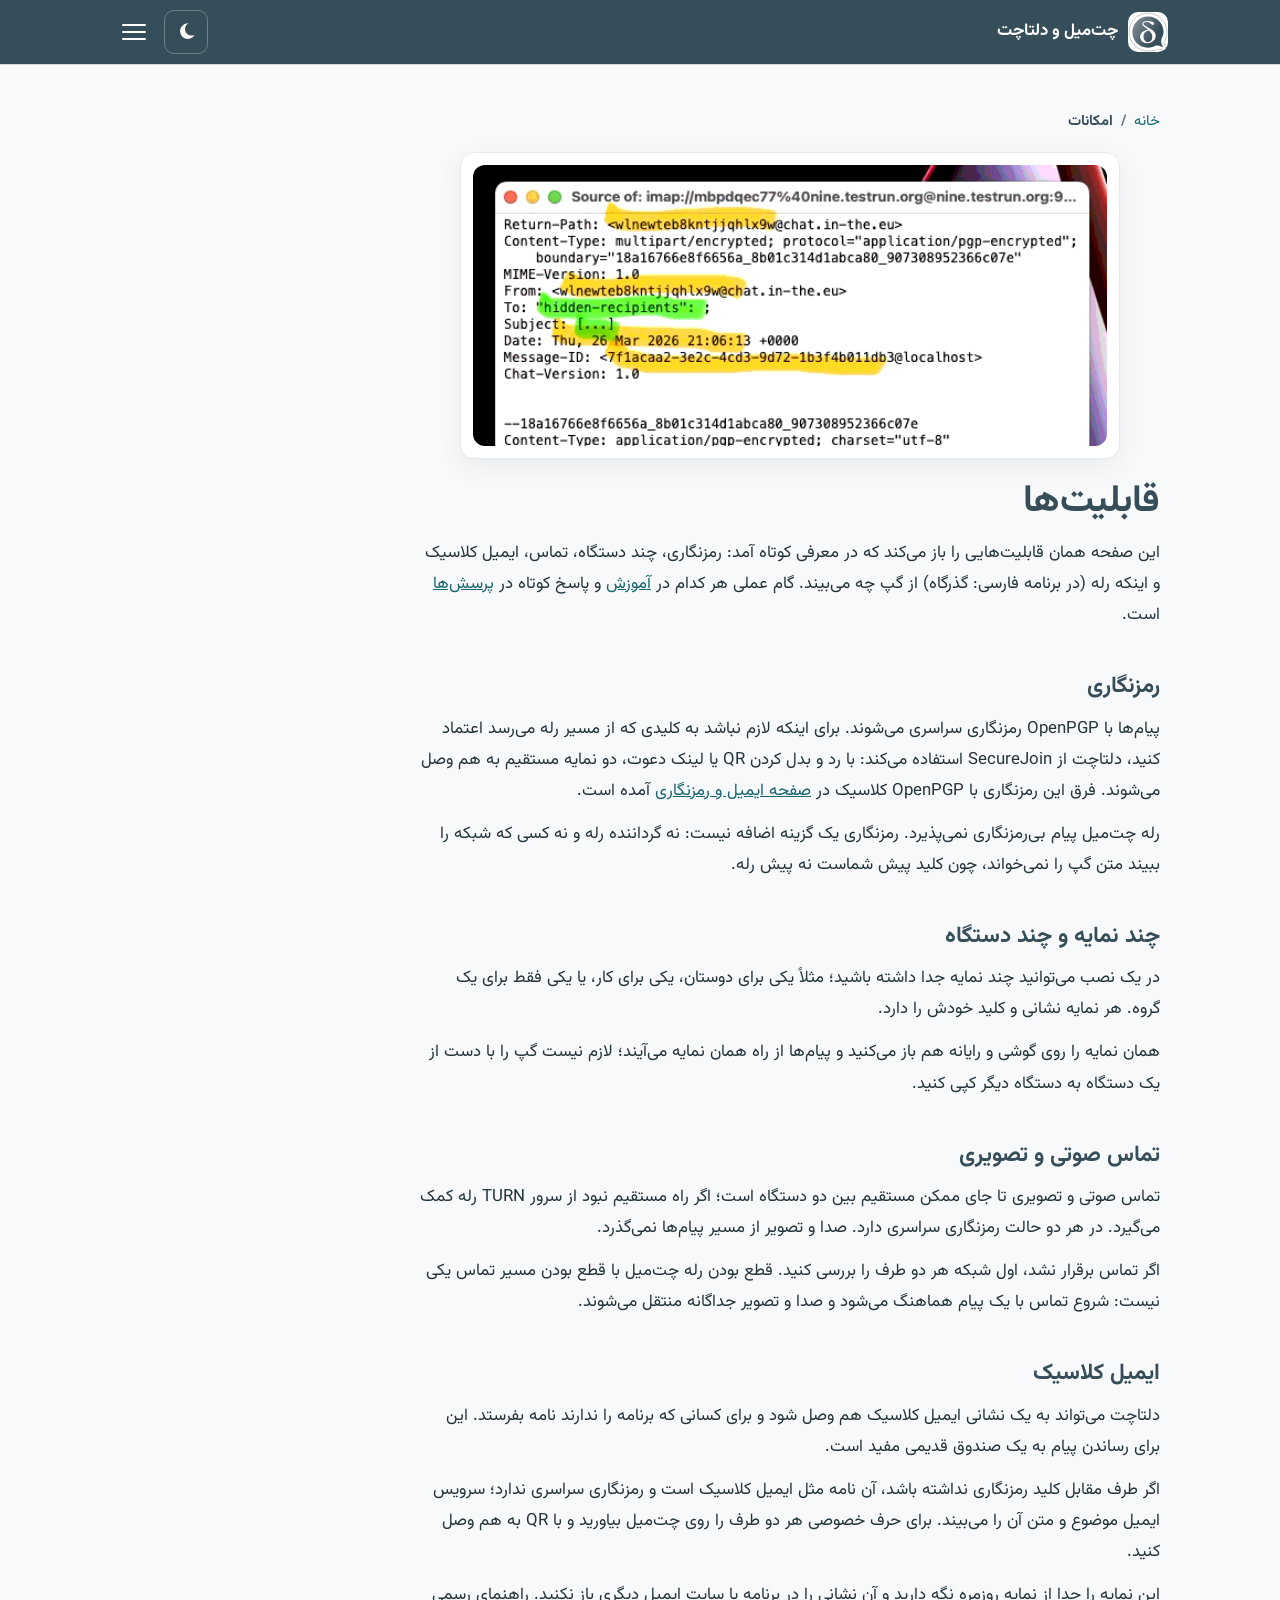
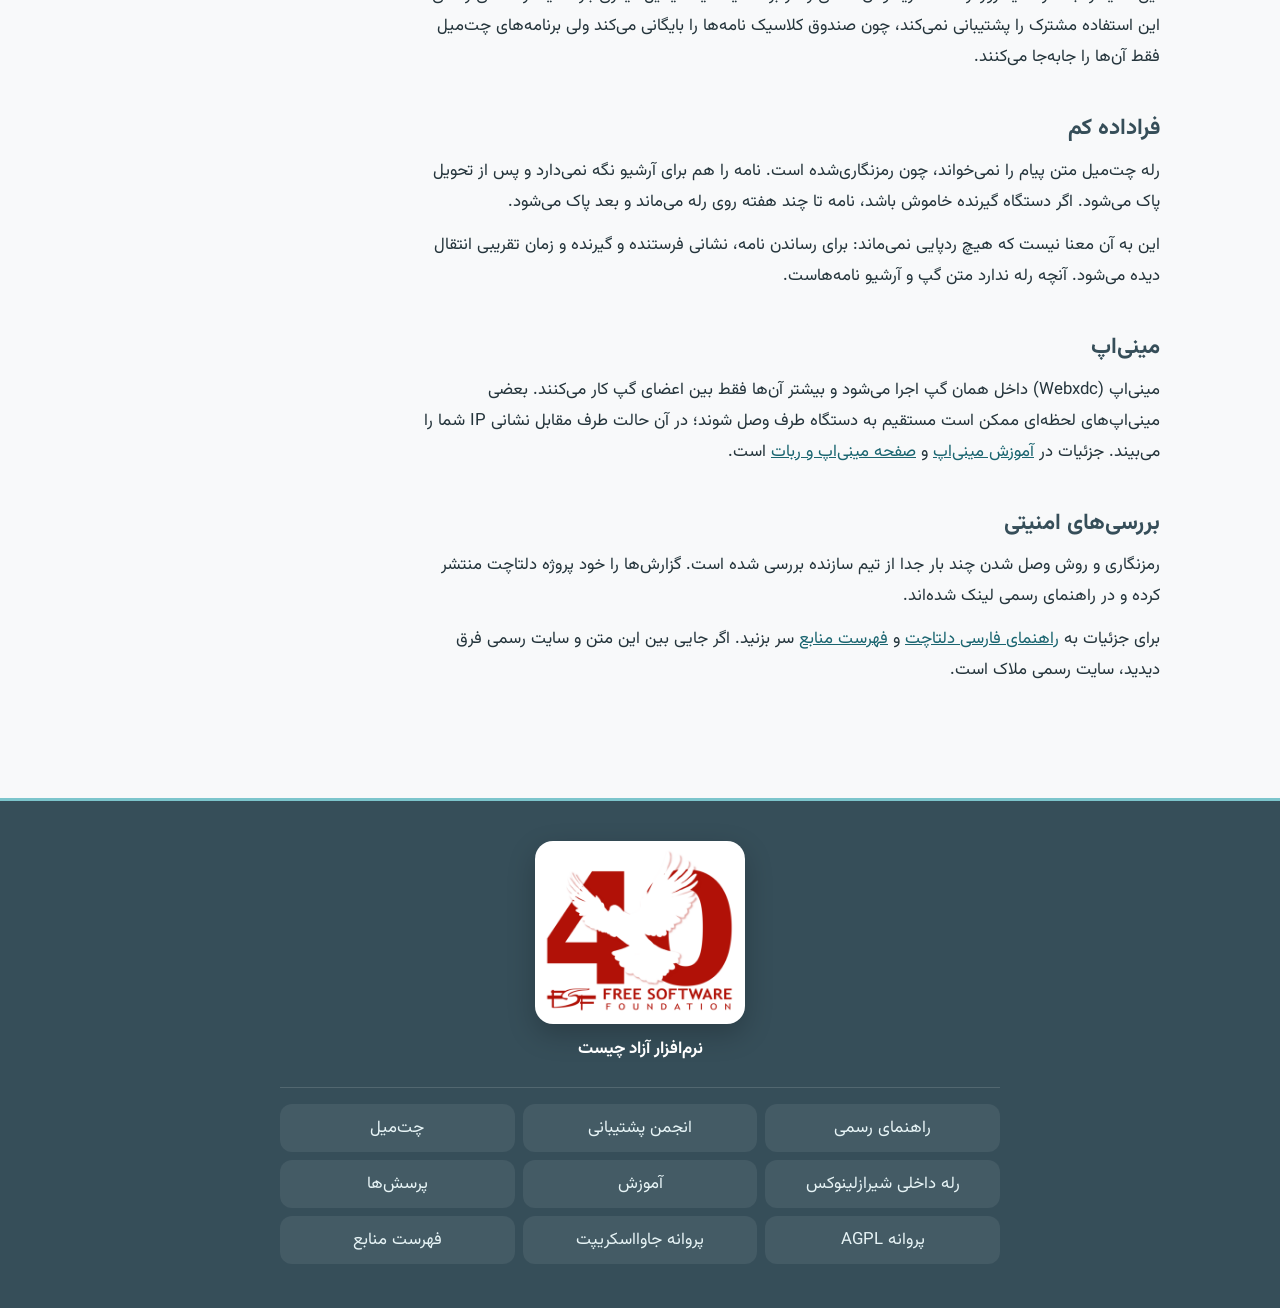
<file: features.html>
<!DOCTYPE html>
<html lang="fa" dir="rtl">
<head>
  <meta charset="utf-8">
  <meta name="viewport" content="width=device-width, initial-scale=1">
  <title>امکانات دلتاچت: رمزنگاری، چند دستگاه، تماس و مینی‌اپ</title>
  <meta name="description" content="امکانات پیام‌رسان دلتاچت: رمزنگاری سراسری OpenPGP، چند نمایه و چند دستگاه، تماس صوتی و تصویری، ایمیل کلاسیک، فراداده کم، مینی‌اپ Webxdc و بررسی‌های امنیتی مستقل.">
  <meta name="robots" content="index, follow, max-image-preview:large, max-snippet:-1, max-video-preview:-1">
  <link rel="canonical" href="https://chatmaill.ir/features.html">
  <link rel="alternate" hreflang="fa" href="https://chatmaill.ir/features.html">
  <link rel="alternate" hreflang="x-default" href="https://chatmaill.ir/features.html">
  <meta property="og:locale" content="fa_IR">
  <meta property="og:type" content="article">
  <meta property="article:modified_time" content="2026-10-19T10:25:00+03:30">
  <meta property="og:site_name" content="چت‌میل و دلتاچت">
  <meta property="og:title" content="امکانات دلتاچت: رمزنگاری، چند دستگاه، تماس و مینی‌اپ">
  <meta property="og:description" content="امکانات پیام‌رسان دلتاچت: رمزنگاری سراسری OpenPGP، چند نمایه و چند دستگاه، تماس صوتی و تصویری، ایمیل کلاسیک، فراداده کم، مینی‌اپ Webxdc و بررسی‌های امنیتی مستقل.">
  <meta property="og:url" content="https://chatmaill.ir/features.html">
  <meta property="og:image" content="https://chatmaill.ir/assets/og/chatmaill-og.jpg">
  <meta property="og:image:width" content="1200">
  <meta property="og:image:height" content="630">
  <meta property="og:image:alt" content="دلتاچت و چت‌میل، پیام‌رسان امن">
    <meta name="twitter:card" content="summary_large_image">
  <meta name="twitter:title" content="امکانات دلتاچت: رمزنگاری، چند دستگاه، تماس و مینی‌اپ">
  <meta name="twitter:description" content="امکانات پیام‌رسان دلتاچت: رمزنگاری سراسری OpenPGP، چند نمایه و چند دستگاه، تماس صوتی و تصویری، ایمیل کلاسیک، فراداده کم، مینی‌اپ Webxdc و بررسی‌های امنیتی مستقل.">
  <meta name="twitter:image" content="https://chatmaill.ir/assets/og/chatmaill-og.jpg">
  <link rel="sitemap" type="application/xml" title="نقشه سایت" href="sitemap.xml">
  <meta name="theme-color" content="#364e59" media="(prefers-color-scheme: light)">
  <meta name="theme-color" content="#0d1418" media="(prefers-color-scheme: dark)">
  <link rel="icon" href="assets/logo.svg" type="image/svg+xml">
  <link rel="apple-touch-icon" href="assets/apple-touch-icon.png">
  <link rel="preload" href="fonts/Vazirmatn-Regular.woff2" as="font" type="font/woff2" crossorigin>
  <script src="js/site.js"></script>
  <link rel="stylesheet" href="css/style.css">
  <script type="application/ld+json">
  {"@context":"https://schema.org","@graph":[{"@type":"Organization","@id":"https://chatmaill.ir/#org","name":"چت‌میل و دلتاچت","url":"https://chatmaill.ir/","logo":{"@type":"ImageObject","url":"https://chatmaill.ir/assets/apple-touch-icon.png"},"sameAs":["https://github.com/shirazlinux/chatmaill","https://delta.sudoshz.ir/"]},{"@type":"WebSite","@id":"https://chatmaill.ir/#website","name":"چت‌میل و دلتاچت","alternateName":["دلتا چت","Delta Chat فارسی"],"url":"https://chatmaill.ir/","inLanguage":"fa","publisher":{"@id":"https://chatmaill.ir/#org"}},{"@type":"WebPage","@id":"https://chatmaill.ir/features.html#webpage","url":"https://chatmaill.ir/features.html","name":"امکانات دلتاچت: رمزنگاری، چند دستگاه، تماس و مینی‌اپ","description":"امکانات پیام‌رسان دلتاچت: رمزنگاری سراسری OpenPGP، چند نمایه و چند دستگاه، تماس صوتی و تصویری، ایمیل کلاسیک، فراداده کم، مینی‌اپ Webxdc و بررسی‌های امنیتی مستقل.","inLanguage":"fa","isPartOf":{"@id":"https://chatmaill.ir/#website"},"primaryImageOfPage":{"@type":"ImageObject","url":"https://chatmaill.ir/assets/og/chatmaill-og.jpg"},"datePublished":"2026-10-14","dateModified":"2026-10-19","breadcrumb":{"@id":"https://chatmaill.ir/features.html#breadcrumb"}},{"@type":"BreadcrumbList","@id":"https://chatmaill.ir/features.html#breadcrumb","itemListElement":[{"@type":"ListItem","position":1,"name":"خانه","item":"https://chatmaill.ir/"},{"@type":"ListItem","position":2,"name":"امکانات","item":"https://chatmaill.ir/features.html"}]},{"@type":"TechArticle","@id":"https://chatmaill.ir/features.html#article","headline":"قابلیت‌ها","description":"امکانات پیام‌رسان دلتاچت: رمزنگاری سراسری OpenPGP، چند نمایه و چند دستگاه، تماس صوتی و تصویری، ایمیل کلاسیک، فراداده کم، مینی‌اپ Webxdc و بررسی‌های امنیتی مستقل.","inLanguage":"fa","image":"https://chatmaill.ir/assets/og/chatmaill-og.jpg","datePublished":"2026-10-14","dateModified":"2026-10-19","author":{"@id":"https://chatmaill.ir/#org"},"publisher":{"@id":"https://chatmaill.ir/#org"},"mainEntityOfPage":{"@id":"https://chatmaill.ir/features.html#webpage"},"about":{"@type":"SoftwareApplication","name":"Delta Chat"}}]}
  </script>
</head>
<body>
  <a class="skip" href="#content">رفتن به محتوا</a>
  <header class="site-header">
    <div class="header-bar">
      <a class="brand" href="index.html">
        <img class="logo" src="assets/logo.svg" alt="">
        <span>چت‌میل و دلتاچت</span>
      </a>
      <button type="button" class="theme-btn" id="theme-btn" aria-pressed="false" aria-label="تم تاریک">
        <svg class="theme-icon theme-icon-moon" viewBox="0 0 24 24" aria-hidden="true"><path fill="currentColor" d="M14.5 2.5a8.5 8.5 0 1 0 7 12.5 7 7 0 1 1-7-12.5z"/></svg>
        <svg class="theme-icon theme-icon-sun" viewBox="0 0 24 24" aria-hidden="true"><circle cx="12" cy="12" r="4" fill="none" stroke="currentColor" stroke-width="1.8"/><path fill="none" stroke="currentColor" stroke-width="1.8" stroke-linecap="round" d="M12 2.5v2.2M12 19.3v2.2M2.5 12h2.2M19.3 12h2.2M5.1 5.1l1.6 1.6M17.3 17.3l1.6 1.6M18.9 5.1l-1.6 1.6M6.7 17.3l-1.6 1.6"/></svg>
      </button>
      <input class="nav-toggle" type="checkbox" id="nav-toggle">
      <label class="nav-btn" for="nav-toggle">
        <span class="sr-only">باز و بسته کردن منو</span>
        <span></span><span></span><span></span>
      </label>
      <nav class="site-nav" aria-label="اصلی">
        <a href="index.html">خانه</a>
        <a href="downloads.html">دانلود</a>
        <a href="guides.html">آموزش</a>
        <a href="how.html">ایمیل و رمزنگاری</a>
        <a href="features.html" aria-current="page">امکانات</a>
        <a href="bots-apps.html">مینی‌اپ و ربات</a>
        <a href="relays.html">رله‌ها</a>
        <a href="offline.html">قطعی اینترنت</a>
        <a href="madmail.html">مدمیل</a>
        <a href="faq.html">پرسش‌ها</a>
        <a href="sources.html">منابع</a>
      </nav>
    </div>
  </header>

  <main id="content" class="wrap">
    <header class="page-head prose">
      <nav class="crumb" aria-label="مسیر">
        <ol>
          <li><a href="index.html">خانه</a></li>
          <li aria-current="page">امکانات</li>
        </ol>
      </nav>
      <figure class="illu-frame">
        <img class="shot" src="assets/lesson/metadata.png" width="574" height="254" alt="سربرگ نامه روی رله: نشانی تصادفی و بدنه رمزنگاری‌شده">
      </figure>
      <h1>قابلیت‌ها</h1>
      <p>این صفحه همان قابلیت‌هایی را باز می‌کند که در معرفی کوتاه آمد: رمزنگاری، چند دستگاه، تماس، ایمیل کلاسیک و اینکه رله (در برنامه فارسی: گذرگاه) از گپ چه می‌بیند. گام عملی هر کدام در <a href="guides.html">آموزش</a> و پاسخ کوتاه در <a href="faq.html">پرسش‌ها</a> است.</p>
    </header>

    <section class="prose" id="encryption">
      <h2>رمزنگاری</h2>
      <p>پیام‌ها با OpenPGP رمزنگاری سراسری می‌شوند. برای اینکه لازم نباشد به کلیدی که از مسیر رله می‌رسد اعتماد کنید، دلتاچت از SecureJoin استفاده می‌کند: با رد و بدل کردن QR یا لینک دعوت، دو نمایه مستقیم به هم وصل می‌شوند. فرق این رمزنگاری با OpenPGP کلاسیک در <a href="how.html#gpg">صفحه ایمیل و رمزنگاری</a> آمده است.</p>
      <p>رله چت‌میل پیام بی‌رمزنگاری نمی‌پذیرد. رمزنگاری یک گزینه اضافه نیست: نه گرداننده رله و نه کسی که شبکه را ببیند متن گپ را نمی‌خواند، چون کلید پیش شماست نه پیش رله.</p>
    </section>

    <section class="prose" id="profiles">
      <h2>چند نمایه و چند دستگاه</h2>
      <p>در یک نصب می‌توانید چند نمایه جدا داشته باشید؛ مثلاً یکی برای دوستان، یکی برای کار، یا یکی فقط برای یک گروه. هر نمایه نشانی و کلید خودش را دارد.</p>
      <p>همان نمایه را روی گوشی و رایانه هم باز می‌کنید و پیام‌ها از راه همان نمایه می‌آیند؛ لازم نیست گپ را با دست از یک دستگاه به دستگاه دیگر کپی کنید.</p>
    </section>

    <section class="prose" id="calls">
      <h2>تماس صوتی و تصویری</h2>
      <p>تماس صوتی و تصویری تا جای ممکن مستقیم بین دو دستگاه است؛ اگر راه مستقیم نبود از سرور TURN رله کمک می‌گیرد. در هر دو حالت رمزنگاری سراسری دارد. صدا و تصویر از مسیر پیام‌ها نمی‌گذرد.</p>
      <p>اگر تماس برقرار نشد، اول شبکه هر دو طرف را بررسی کنید. قطع بودن رله چت‌میل با قطع بودن مسیر تماس یکی نیست: شروع تماس با یک پیام هماهنگ می‌شود و صدا و تصویر جداگانه منتقل می‌شوند.</p>
    </section>

    <section class="prose" id="classic-mail">
      <h2>ایمیل کلاسیک</h2>
      <p>دلتاچت می‌تواند به یک نشانی ایمیل کلاسیک هم وصل شود و برای کسانی که برنامه را ندارند نامه بفرستد. این برای رساندن پیام به یک صندوق قدیمی مفید است.</p>
      <p>اگر طرف مقابل کلید رمزنگاری نداشته باشد، آن نامه مثل ایمیل کلاسیک است و رمزنگاری سراسری ندارد؛ سرویس ایمیل موضوع و متن آن را می‌بیند. برای حرف خصوصی هر دو طرف را روی چت‌میل بیاورید و با QR به هم وصل کنید.</p>
      <p>این نمایه را جدا از نمایه روزمره نگه دارید و آن نشانی را در برنامه یا سایت ایمیل دیگری باز نکنید. راهنمای رسمی این استفاده مشترک را پشتیبانی نمی‌کند، چون صندوق کلاسیک نامه‌ها را بایگانی می‌کند ولی برنامه‌های چت‌میل فقط آن‌ها را جابه‌جا می‌کنند.</p>
    </section>

    <section class="prose" id="metadata">
      <h2>فراداده کم</h2>
      <p>رله چت‌میل متن پیام را نمی‌خواند، چون رمزنگاری‌شده است. نامه را هم برای آرشیو نگه نمی‌دارد و پس از تحویل پاک می‌شود. اگر دستگاه گیرنده خاموش باشد، نامه تا چند هفته روی رله می‌ماند و بعد پاک می‌شود.</p>
      <p>این به آن معنا نیست که هیچ ردپایی نمی‌ماند: برای رساندن نامه، نشانی فرستنده و گیرنده و زمان تقریبی انتقال دیده می‌شود. آنچه رله ندارد متن گپ و آرشیو نامه‌هاست.</p>
    </section>

    <section class="prose" id="apps">
      <h2>مینی‌اپ</h2>
      <p>مینی‌اپ (Webxdc) داخل همان گپ اجرا می‌شود و بیشتر آن‌ها فقط بین اعضای گپ کار می‌کنند. بعضی مینی‌اپ‌های لحظه‌ای ممکن است مستقیم به دستگاه طرف وصل شوند؛ در آن حالت طرف مقابل نشانی IP شما را می‌بیند. جزئیات در <a href="guides.html#apps">آموزش مینی‌اپ</a> و <a href="bots-apps.html">صفحه مینی‌اپ و ربات</a> است.</p>
    </section>

    <section class="prose" id="audits">
      <h2>بررسی‌های امنیتی</h2>
      <p>رمزنگاری و روش وصل شدن چند بار جدا از تیم سازنده بررسی شده است. گزارش‌ها را خود پروژه دلتاچت منتشر کرده و در راهنمای رسمی لینک شده‌اند.</p>
      <p>برای جزئیات به <a href="https://delta.chat/fa/help">راهنمای فارسی دلتاچت</a> و <a href="sources.html">فهرست منابع</a> سر بزنید. اگر جایی بین این متن و سایت رسمی فرق دیدید، سایت رسمی ملاک است.</p>
    </section>
  </main>

  <footer class="site-footer">
    <div class="footer-inner">
      <a class="fsf-mark" href="https://sudoshz.ir/what-is-free-software">
        <img decoding="async" loading="lazy" src="assets/fsf-logo.png" width="420" height="360" alt="نشان بنیاد نرم‌افزار آزاد">
        <span>نرم‌افزار آزاد چیست</span>
      </a>
      <nav aria-label="منابع رسمی">
        <a href="https://delta.chat/fa/help">راهنمای رسمی</a>
        <a href="https://support.delta.chat/">انجمن پشتیبانی</a>
        <a href="https://chatmail.at/">چت‌میل</a>
        <a href="https://delta.sudoshz.ir/">رله داخلی شیرازلینوکس</a>
        <a href="guides.html">آموزش</a>
        <a href="faq.html">پرسش‌ها</a>
        <a href="license.html">پروانه AGPL</a>
        <a href="license.html#jslicense-labels1" rel="jslicense">پروانه جاوااسکریپت</a>
        <a href="sources.html">فهرست منابع</a>
      </nav>
    </div>
  </footer>
</body>
</html>
</file>
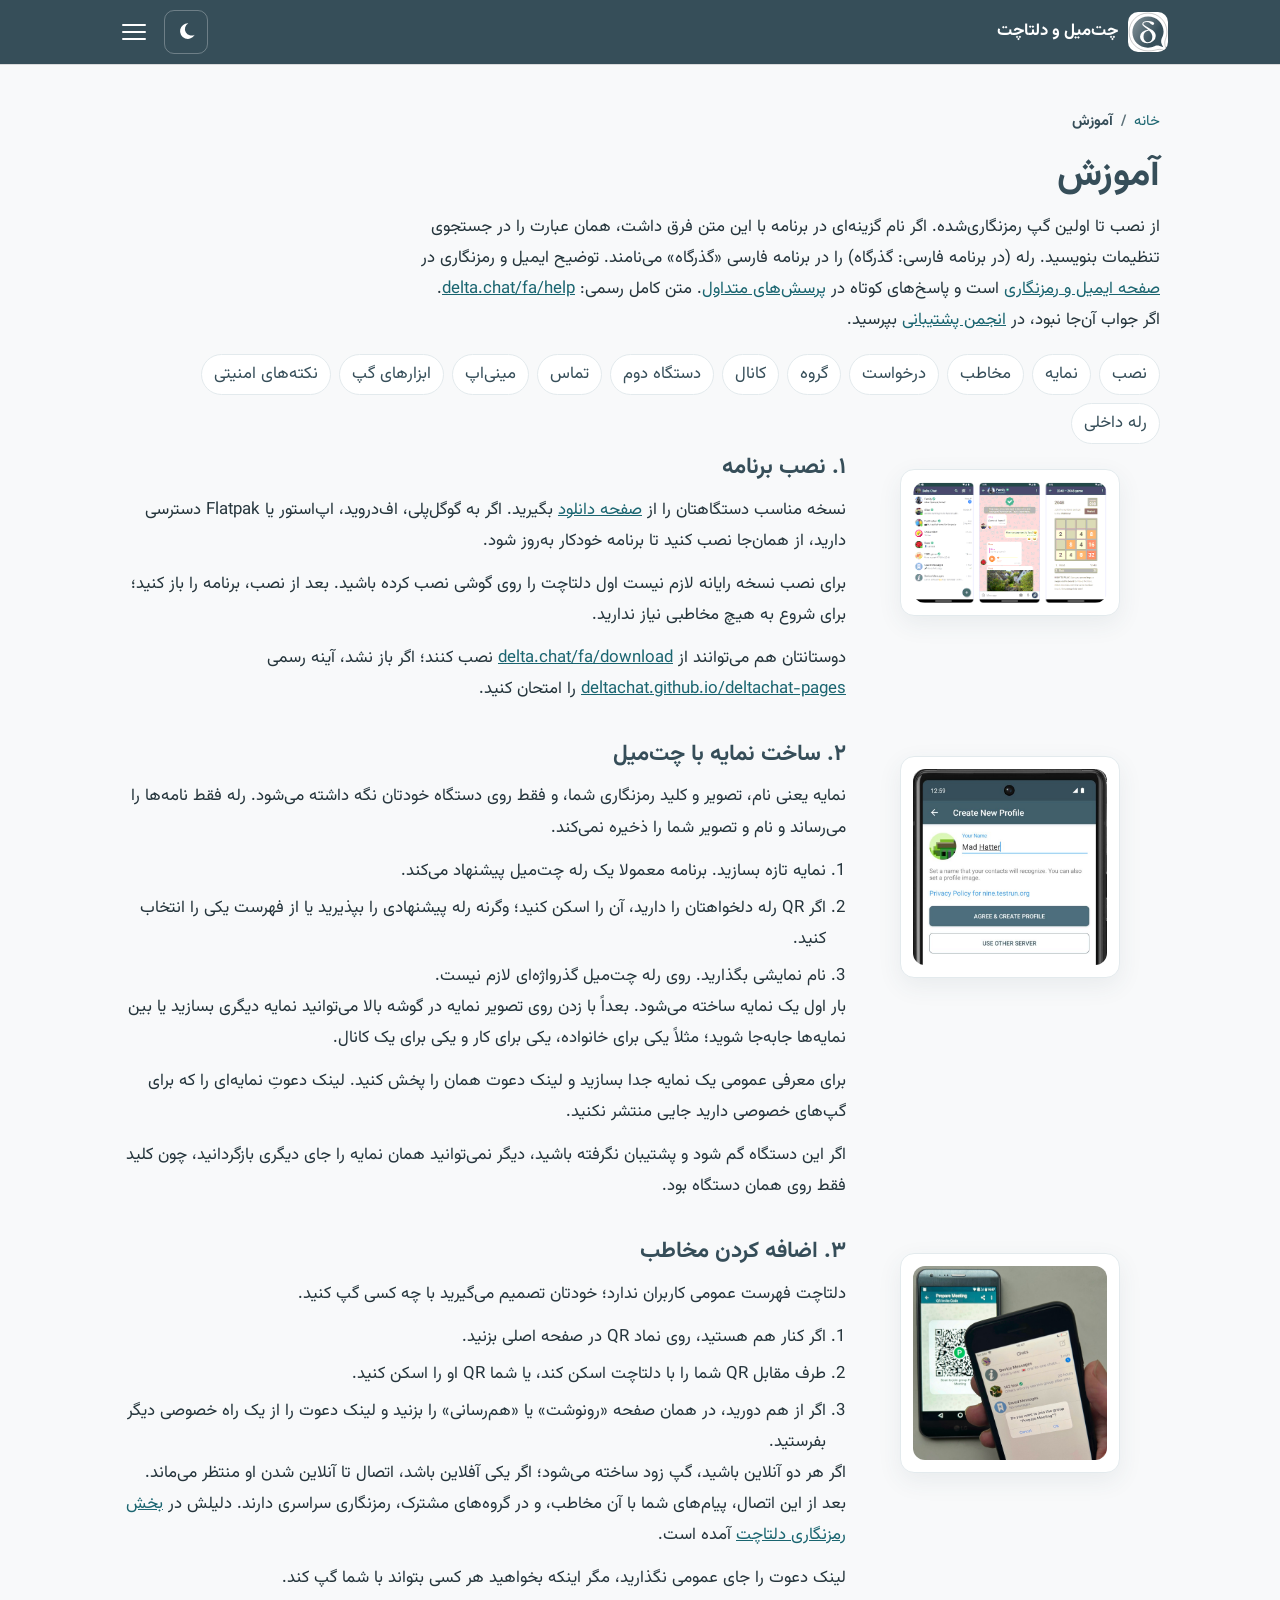
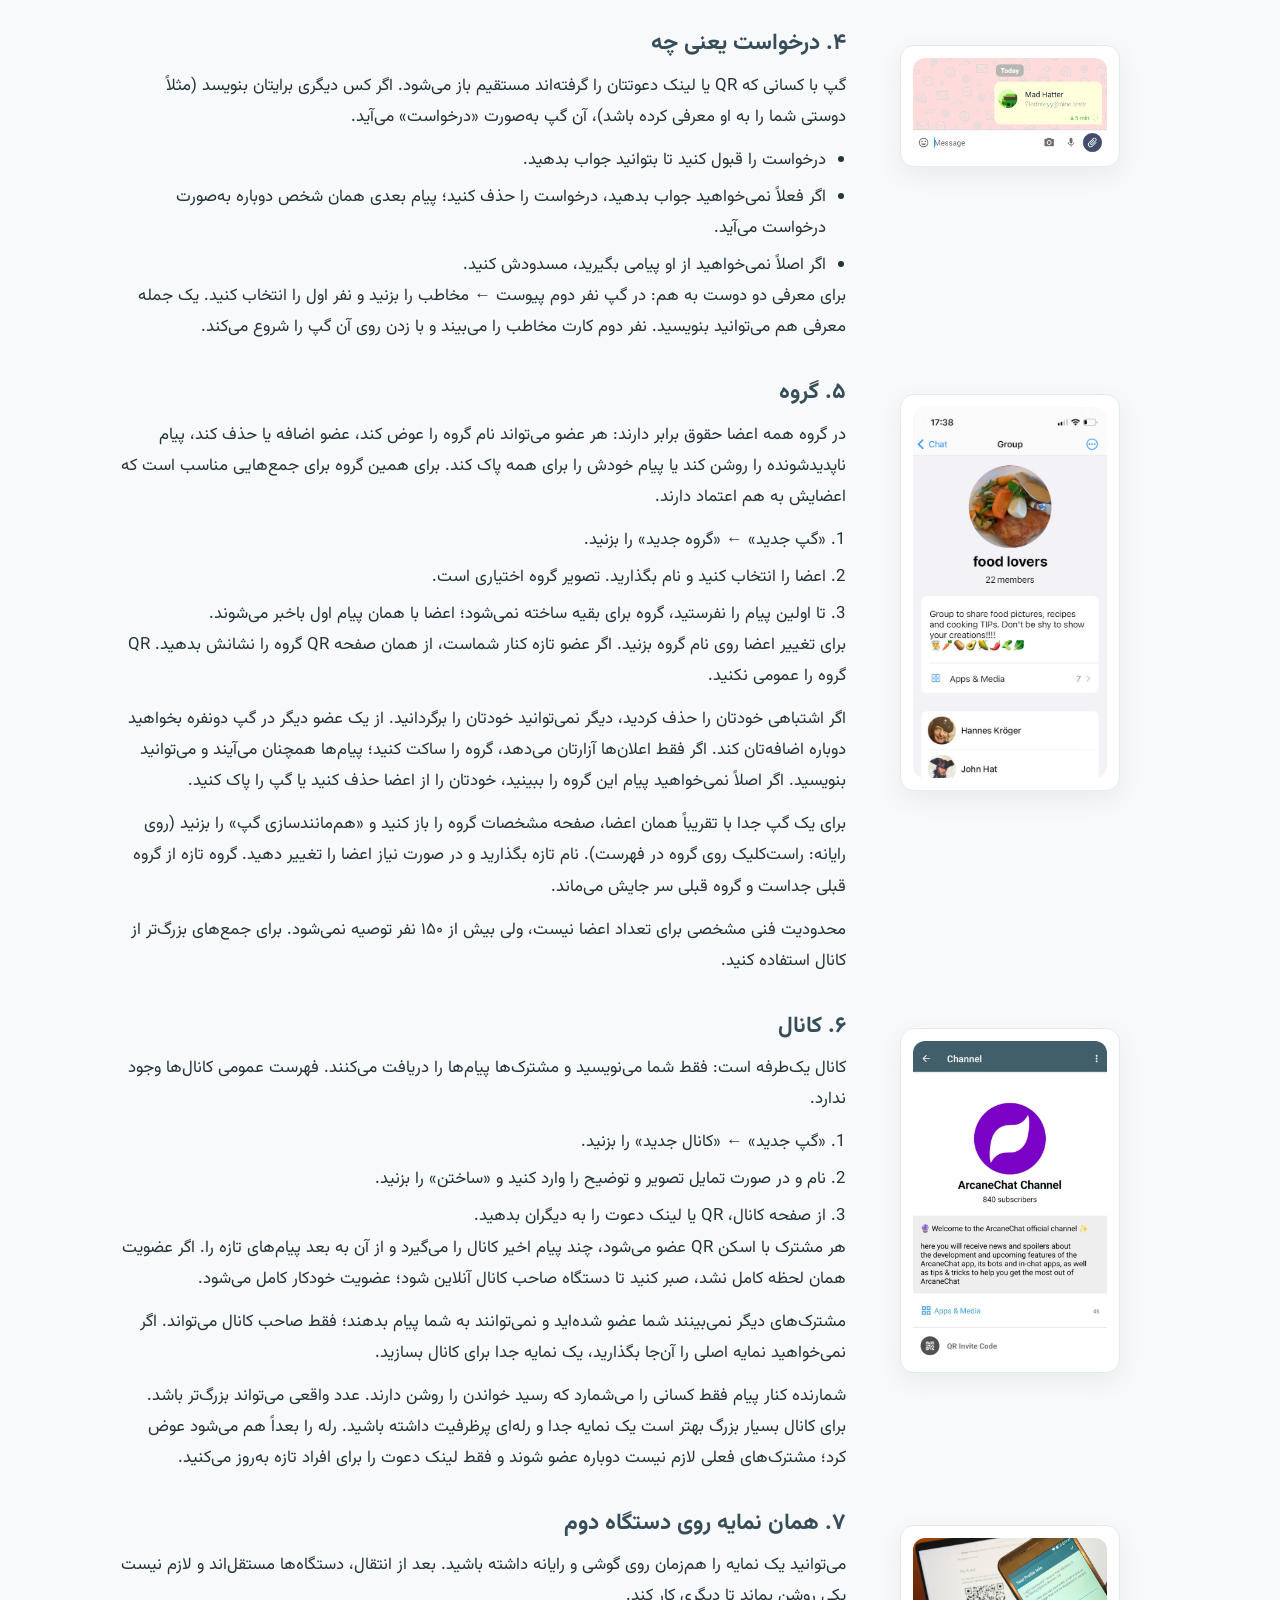
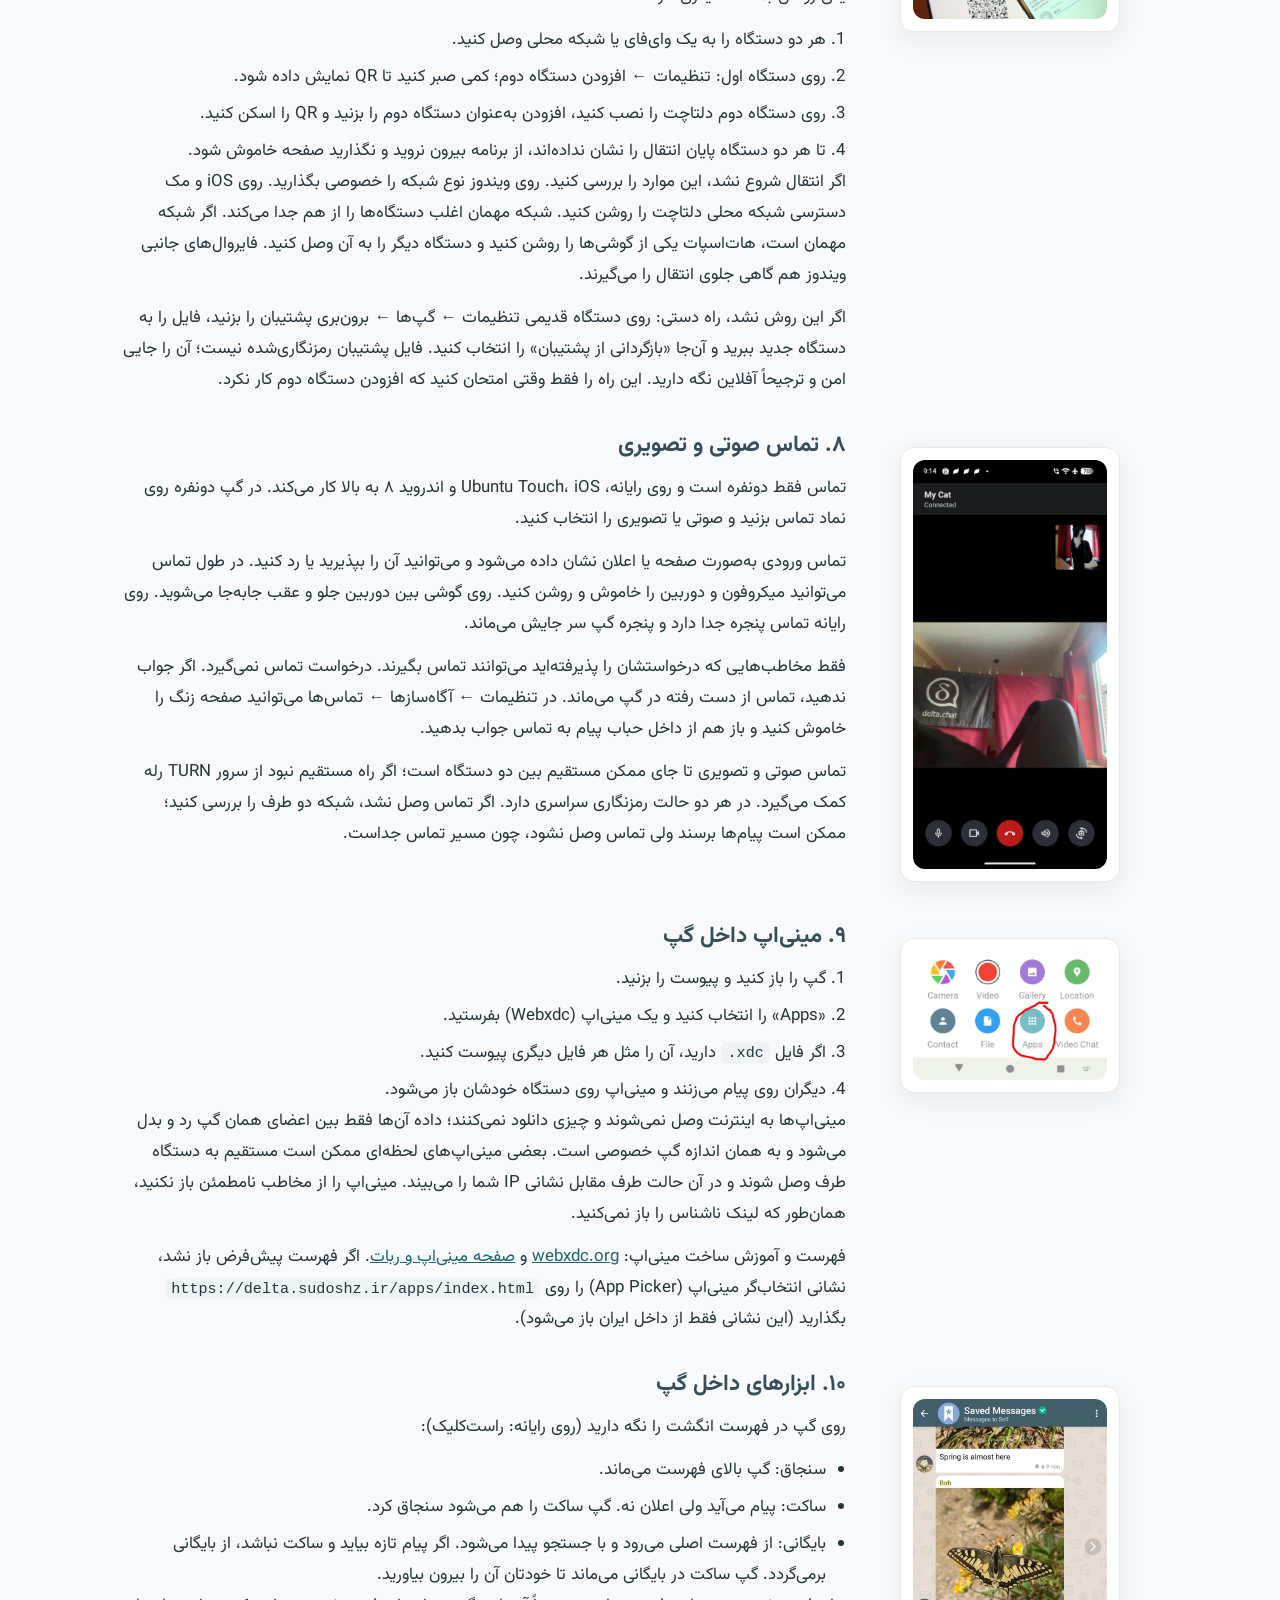
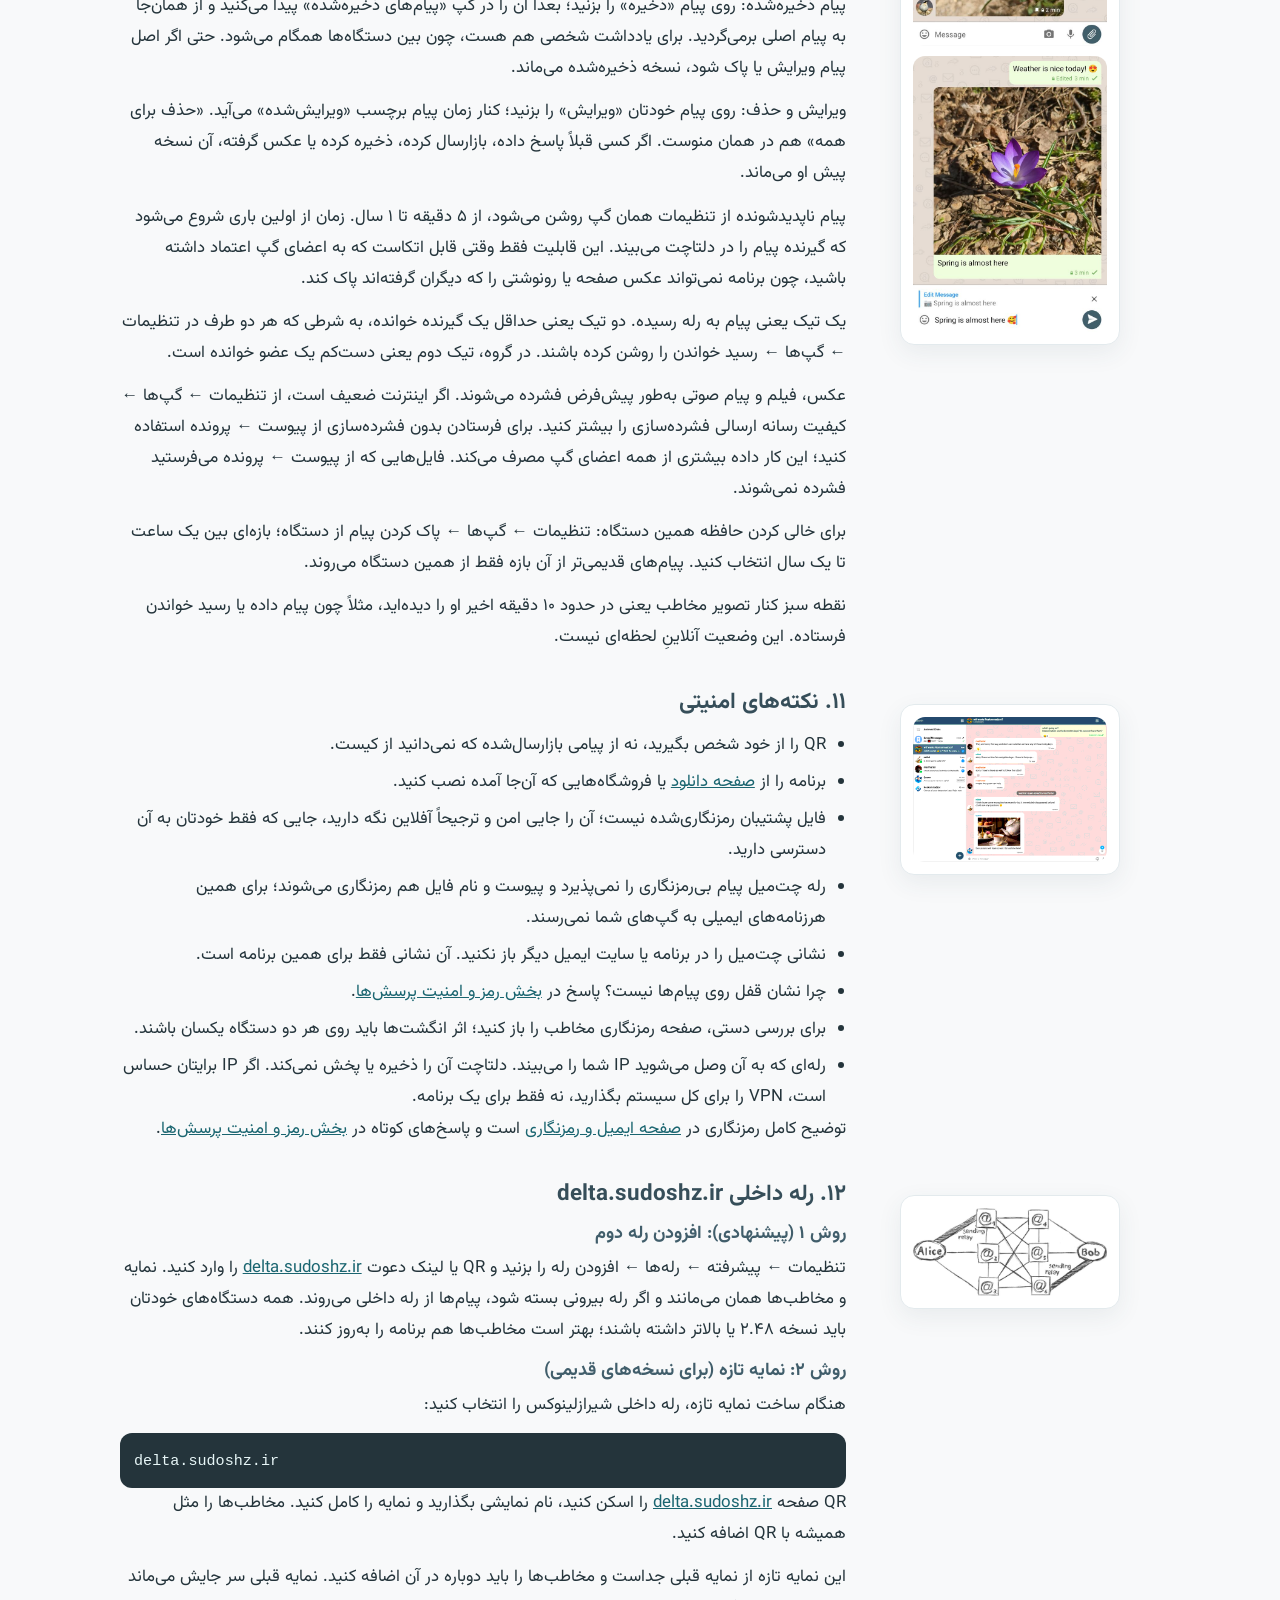
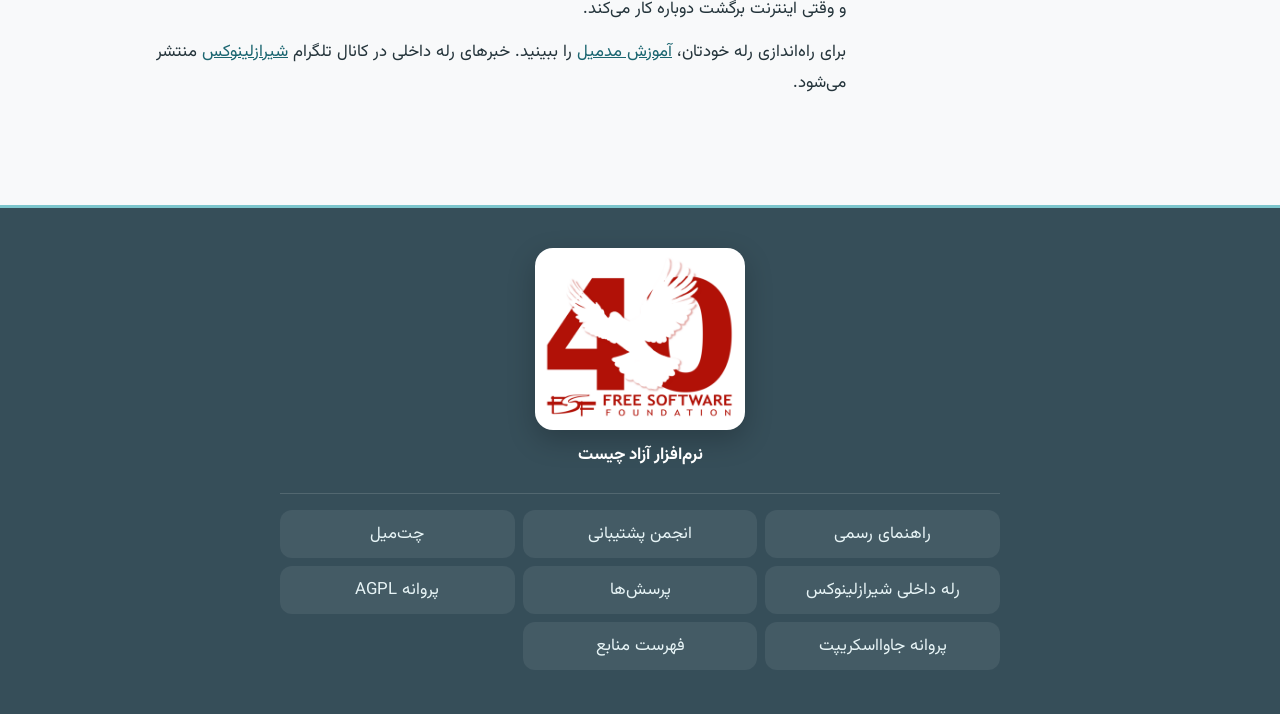
<file: guides.html>
<!DOCTYPE html>
<html lang="fa" dir="rtl">
<head>
  <meta charset="utf-8">
  <meta name="viewport" content="width=device-width, initial-scale=1">
  <title>آموزش دلتاچت از صفر: نصب، ساخت نمایه، گروه و کانال</title>
  <meta name="description" content="آموزش گام‌به‌گام دلتا چت به فارسی: نصب برنامه، ساخت نمایه چت‌میل، افزودن مخاطب با QR، گروه، کانال، دستگاه دوم، تماس، مینی‌اپ و رله داخلی.">
  <meta name="robots" content="index, follow, max-image-preview:large, max-snippet:-1, max-video-preview:-1">
  <link rel="canonical" href="https://chatmaill.ir/guides.html">
  <link rel="alternate" hreflang="fa" href="https://chatmaill.ir/guides.html">
  <link rel="alternate" hreflang="x-default" href="https://chatmaill.ir/guides.html">
  <meta property="og:locale" content="fa_IR">
  <meta property="og:type" content="article">
  <meta property="article:modified_time" content="2026-10-19T10:25:00+03:30">
  <meta property="og:site_name" content="چت‌میل و دلتاچت">
  <meta property="og:title" content="آموزش دلتاچت از صفر: نصب، ساخت نمایه، گروه و کانال">
  <meta property="og:description" content="آموزش گام‌به‌گام دلتا چت به فارسی: نصب برنامه، ساخت نمایه چت‌میل، افزودن مخاطب با QR، گروه، کانال، دستگاه دوم، تماس، مینی‌اپ و رله داخلی.">
  <meta property="og:url" content="https://chatmaill.ir/guides.html">
  <meta property="og:image" content="https://chatmaill.ir/assets/og/chatmaill-og.jpg">
  <meta property="og:image:width" content="1200">
  <meta property="og:image:height" content="630">
  <meta property="og:image:alt" content="دلتاچت و چت‌میل، پیام‌رسان امن">
    <meta name="twitter:card" content="summary_large_image">
  <meta name="twitter:title" content="آموزش دلتاچت از صفر: نصب، ساخت نمایه، گروه و کانال">
  <meta name="twitter:description" content="آموزش گام‌به‌گام دلتا چت به فارسی: نصب برنامه، ساخت نمایه چت‌میل، افزودن مخاطب با QR، گروه، کانال، دستگاه دوم، تماس، مینی‌اپ و رله داخلی.">
  <meta name="twitter:image" content="https://chatmaill.ir/assets/og/chatmaill-og.jpg">
  <link rel="sitemap" type="application/xml" title="نقشه سایت" href="sitemap.xml">
  <meta name="theme-color" content="#364e59" media="(prefers-color-scheme: light)">
  <meta name="theme-color" content="#0d1418" media="(prefers-color-scheme: dark)">
  <link rel="icon" href="assets/logo.svg" type="image/svg+xml">
  <link rel="apple-touch-icon" href="assets/apple-touch-icon.png">
  <link rel="preload" href="fonts/Vazirmatn-Regular.woff2" as="font" type="font/woff2" crossorigin>
  <script src="js/site.js"></script>
  <link rel="stylesheet" href="css/style.css">
  <script type="application/ld+json">
  {"@context":"https://schema.org","@graph":[{"@type":"Organization","@id":"https://chatmaill.ir/#org","name":"چت‌میل و دلتاچت","url":"https://chatmaill.ir/","logo":{"@type":"ImageObject","url":"https://chatmaill.ir/assets/apple-touch-icon.png"},"sameAs":["https://github.com/shirazlinux/chatmaill","https://delta.sudoshz.ir/"]},{"@type":"WebSite","@id":"https://chatmaill.ir/#website","name":"چت‌میل و دلتاچت","alternateName":["دلتا چت","Delta Chat فارسی"],"url":"https://chatmaill.ir/","inLanguage":"fa","publisher":{"@id":"https://chatmaill.ir/#org"}},{"@type":"WebPage","@id":"https://chatmaill.ir/guides.html#webpage","url":"https://chatmaill.ir/guides.html","name":"آموزش دلتاچت از صفر: نصب، ساخت نمایه، گروه و کانال","description":"آموزش گام‌به‌گام دلتا چت به فارسی: نصب برنامه، ساخت نمایه چت‌میل، افزودن مخاطب با QR، گروه، کانال، دستگاه دوم، تماس، مینی‌اپ و رله داخلی.","inLanguage":"fa","isPartOf":{"@id":"https://chatmaill.ir/#website"},"primaryImageOfPage":{"@type":"ImageObject","url":"https://chatmaill.ir/assets/og/chatmaill-og.jpg"},"datePublished":"2026-10-14","dateModified":"2026-10-19","breadcrumb":{"@id":"https://chatmaill.ir/guides.html#breadcrumb"}},{"@type":"BreadcrumbList","@id":"https://chatmaill.ir/guides.html#breadcrumb","itemListElement":[{"@type":"ListItem","position":1,"name":"خانه","item":"https://chatmaill.ir/"},{"@type":"ListItem","position":2,"name":"آموزش","item":"https://chatmaill.ir/guides.html"}]},{"@type":"TechArticle","@id":"https://chatmaill.ir/guides.html#article","headline":"آموزش","description":"آموزش گام‌به‌گام دلتا چت به فارسی: نصب برنامه، ساخت نمایه چت‌میل، افزودن مخاطب با QR، گروه، کانال، دستگاه دوم، تماس، مینی‌اپ و رله داخلی.","inLanguage":"fa","image":"https://chatmaill.ir/assets/og/chatmaill-og.jpg","datePublished":"2026-10-14","dateModified":"2026-10-19","author":{"@id":"https://chatmaill.ir/#org"},"publisher":{"@id":"https://chatmaill.ir/#org"},"mainEntityOfPage":{"@id":"https://chatmaill.ir/guides.html#webpage"},"about":{"@type":"SoftwareApplication","name":"Delta Chat"}},{"@type":"HowTo","name":"آموزش دلتاچت از صفر: نصب، ساخت نمایه، گروه و کانال","description":"آموزش گام‌به‌گام دلتا چت به فارسی: نصب برنامه، ساخت نمایه چت‌میل، افزودن مخاطب با QR، گروه، کانال، دستگاه دوم، تماس، مینی‌اپ و رله داخلی.","inLanguage":"fa","image":"https://chatmaill.ir/assets/og/chatmaill-og.jpg","step":[{"@type":"HowToStep","position":1,"name":"۱. نصب برنامه","text":"نسخه مناسب دستگاهتان را از صفحه دانلود بگیرید. اگر به گوگل‌پلی، اف‌دروید، اپ‌استور یا Flatpak دسترسی دارید، از همان‌جا نصب کنید تا برنامه خودکار به‌روز شود. برای نصب نسخه رایانه لازم نیست اول دلتاچت را روی گوشی نصب کرده باشید. بعد از نصب، برنامه را باز کنید؛ برای شروع به هیچ مخاطبی نیاز ندارید. دوستانتان هم می‌توانند از delta.chat/fa/download نصب کنند؛ اگر باز نشد، آینه رسمی deltachat.github.io/deltachat-pages را امتحان کنید."},{"@type":"HowToStep","position":2,"name":"۲. ساخت نمایه با چت‌میل","text":"نمایه یعنی نام، تصویر و کلید رمزنگاری شما، و فقط روی دستگاه خودتان نگه داشته می‌شود. رله فقط نامه‌ها را می‌رساند و نام و تصویر شما را ذخیره نمی‌کند. نمایه تازه بسازید. برنامه معمولا یک رله چت‌میل پیشنهاد می‌کند. اگر QR رله دلخواهتان را دارید، آن را اسکن کنید؛ وگرنه رله پیشنهادی را بپذیرید یا از فهرست یکی را انتخاب کنید. نام نمایشی بگذارید. روی رله چت‌میل گذرواژه‌ای لازم نیست. بار اول یک نمایه ساخته می‌شود. بعداً با زدن روی تصویر نمایه در گوشه بالا می‌توانید نمایه دیگری بسازید یا بین نمایه‌ها جاب"},{"@type":"HowToStep","position":3,"name":"۳. اضافه کردن مخاطب","text":"دلتاچت فهرست عمومی کاربران ندارد؛ خودتان تصمیم می‌گیرید با چه کسی گپ کنید. اگر کنار هم هستید، روی نماد QR در صفحه اصلی بزنید. طرف مقابل QR شما را با دلتاچت اسکن کند، یا شما QR او را اسکن کنید. اگر از هم دورید، در همان صفحه «رونوشت» یا «هم‌رسانی» را بزنید و لینک دعوت را از یک راه خصوصی دیگر بفرستید. اگر هر دو آنلاین باشید، گپ زود ساخته می‌شود؛ اگر یکی آفلاین باشد، اتصال تا آنلاین شدن او منتظر می‌ماند. بعد از این اتصال، پیام‌های شما با آن مخاطب، و در گروه‌های مشترک، رمزنگاری سراسری دارند. دلیلش در"},{"@type":"HowToStep","position":4,"name":"۴. درخواست یعنی چه","text":"گپ با کسانی که QR یا لینک دعوتتان را گرفته‌اند مستقیم باز می‌شود. اگر کس دیگری برایتان بنویسد (مثلاً دوستی شما را به او معرفی کرده باشد)، آن گپ به‌صورت «درخواست» می‌آید. درخواست را قبول کنید تا بتوانید جواب بدهید. اگر فعلاً نمی‌خواهید جواب بدهید، درخواست را حذف کنید؛ پیام بعدی همان شخص دوباره به‌صورت درخواست می‌آید. اگر اصلاً نمی‌خواهید از او پیامی بگیرید، مسدودش کنید. برای معرفی دو دوست به هم: در گپ نفر دوم پیوست ← مخاطب را بزنید و نفر اول را انتخاب کنید. یک جمله معرفی هم می‌توانید بنویسید. نفر"},{"@type":"HowToStep","position":5,"name":"۵. گروه","text":"در گروه همه اعضا حقوق برابر دارند: هر عضو می‌تواند نام گروه را عوض کند، عضو اضافه یا حذف کند، پیام ناپدیدشونده را روشن کند یا پیام خودش را برای همه پاک کند. برای همین گروه برای جمع‌هایی مناسب است که اعضایش به هم اعتماد دارند. «گپ جدید» ← «گروه جدید» را بزنید. اعضا را انتخاب کنید و نام بگذارید. تصویر گروه اختیاری است. تا اولین پیام را نفرستید، گروه برای بقیه ساخته نمی‌شود؛ اعضا با همان پیام اول باخبر می‌شوند. برای تغییر اعضا روی نام گروه بزنید. اگر عضو تازه کنار شماست، از همان صفحه QR گروه را نشا"},{"@type":"HowToStep","position":6,"name":"۶. کانال","text":"کانال یک‌طرفه است: فقط شما می‌نویسید و مشترک‌ها پیام‌ها را دریافت می‌کنند. فهرست عمومی کانال‌ها وجود ندارد. «گپ جدید» ← «کانال جدید» را بزنید. نام و در صورت تمایل تصویر و توضیح را وارد کنید و «ساختن» را بزنید. از صفحه کانال، QR یا لینک دعوت را به دیگران بدهید. هر مشترک با اسکن QR عضو می‌شود، چند پیام اخیر کانال را می‌گیرد و از آن به بعد پیام‌های تازه را. اگر عضویت همان لحظه کامل نشد، صبر کنید تا دستگاه صاحب کانال آنلاین شود؛ عضویت خودکار کامل می‌شود. مشترک‌های دیگر نمی‌بینند شما عضو شده‌اید و نم"},{"@type":"HowToStep","position":7,"name":"۷. همان نمایه روی دستگاه دوم","text":"می‌توانید یک نمایه را هم‌زمان روی گوشی و رایانه داشته باشید. بعد از انتقال، دستگاه‌ها مستقل‌اند و لازم نیست یکی روشن بماند تا دیگری کار کند. هر دو دستگاه را به یک وای‌فای یا شبکه محلی وصل کنید. روی دستگاه اول: تنظیمات ← افزودن دستگاه دوم؛ کمی صبر کنید تا QR نمایش داده شود. روی دستگاه دوم دلتاچت را نصب کنید، افزودن به‌عنوان دستگاه دوم را بزنید و QR را اسکن کنید. تا هر دو دستگاه پایان انتقال را نشان نداده‌اند، از برنامه بیرون نروید و نگذارید صفحه خاموش شود. اگر انتقال شروع نشد، این موارد را بررسی "},{"@type":"HowToStep","position":8,"name":"۸. تماس صوتی و تصویری","text":"تماس فقط دونفره است و روی رایانه، Ubuntu Touch، iOS و اندروید ۸ به بالا کار می‌کند. در گپ دونفره روی نماد تماس بزنید و صوتی یا تصویری را انتخاب کنید. تماس ورودی به‌صورت صفحه یا اعلان نشان داده می‌شود و می‌توانید آن را بپذیرید یا رد کنید. در طول تماس می‌توانید میکروفون و دوربین را خاموش و روشن کنید. روی گوشی بین دوربین جلو و عقب جابه‌جا می‌شوید. روی رایانه تماس پنجره جدا دارد و پنجره گپ سر جایش می‌ماند. فقط مخاطب‌هایی که درخواستشان را پذیرفته‌اید می‌توانند تماس بگیرند. درخواست تماس نمی‌گیرد. اگر "},{"@type":"HowToStep","position":9,"name":"۹. مینی‌اپ داخل گپ","text":"گپ را باز کنید و پیوست را بزنید. «Apps» را انتخاب کنید و یک مینی‌اپ (Webxdc) بفرستید. اگر فایل .xdc دارید، آن را مثل هر فایل دیگری پیوست کنید. دیگران روی پیام می‌زنند و مینی‌اپ روی دستگاه خودشان باز می‌شود. مینی‌اپ‌ها به اینترنت وصل نمی‌شوند و چیزی دانلود نمی‌کنند؛ داده آن‌ها فقط بین اعضای همان گپ رد و بدل می‌شود و به همان اندازه گپ خصوصی است. بعضی مینی‌اپ‌های لحظه‌ای ممکن است مستقیم به دستگاه طرف وصل شوند و در آن حالت طرف مقابل نشانی IP شما را می‌بیند. مینی‌اپ را از مخاطب نامطمئن باز نکنید، هما"},{"@type":"HowToStep","position":10,"name":"۱۰. ابزارهای داخل گپ","text":"روی گپ در فهرست انگشت را نگه دارید (روی رایانه: راست‌کلیک): سنجاق: گپ بالای فهرست می‌ماند. ساکت: پیام می‌آید ولی اعلان نه. گپ ساکت را هم می‌شود سنجاق کرد. بایگانی: از فهرست اصلی می‌رود و با جستجو پیدا می‌شود. اگر پیام تازه بیاید و ساکت نباشد، از بایگانی برمی‌گردد. گپ ساکت در بایگانی می‌ماند تا خودتان آن را بیرون بیاورید. پیام ذخیره‌شده: روی پیام «ذخیره» را بزنید؛ بعداً آن را در گپ «پیام‌های ذخیره‌شده» پیدا می‌کنید و از همان‌جا به پیام اصلی برمی‌گردید. برای یادداشت شخصی هم هست، چون بین دستگاه‌ها "},{"@type":"HowToStep","position":11,"name":"۱۱. نکته‌های امنیتی","text":"QR را از خود شخص بگیرید، نه از پیامی بازارسال‌شده که نمی‌دانید از کیست. برنامه را از صفحه دانلود یا فروشگاه‌هایی که آن‌جا آمده نصب کنید. فایل پشتیبان رمزنگاری‌شده نیست؛ آن را جایی امن و ترجیحاً آفلاین نگه دارید، جایی که فقط خودتان به آن دسترسی دارید. رله چت‌میل پیام بی‌رمزنگاری را نمی‌پذیرد و پیوست و نام فایل هم رمزنگاری می‌شوند؛ برای همین هرزنامه‌های ایمیلی به گپ‌های شما نمی‌رسند. نشانی چت‌میل را در برنامه یا سایت ایمیل دیگر باز نکنید. آن نشانی فقط برای همین برنامه است. چرا نشان قفل روی پیام‌ها"},{"@type":"HowToStep","position":12,"name":"۱۲. رله داخلی delta.sudoshz.ir","text":"روش ۱ (پیشنهادی): افزودن رله دوم تنظیمات ← پیشرفته ← رله‌ها ← افزودن رله را بزنید و QR یا لینک دعوت delta.sudoshz.ir را وارد کنید. نمایه و مخاطب‌ها همان می‌مانند و اگر رله بیرونی بسته شود، پیام‌ها از رله داخلی می‌روند. همه دستگاه‌های خودتان باید نسخه ۲.۴۸ یا بالاتر داشته باشند؛ بهتر است مخاطب‌ها هم برنامه را به‌روز کنند. روش ۲: نمایه تازه (برای نسخه‌های قدیمی) هنگام ساخت نمایه تازه، رله داخلی شیرازلینوکس را انتخاب کنید: delta.sudoshz.ir QR صفحه delta.sudoshz.ir را اسکن کنید، نام نمایشی بگذارید و"}]}]}
  </script>
</head>
<body>
  <a class="skip" href="#content">رفتن به محتوا</a>
  <header class="site-header">
    <div class="header-bar">
      <a class="brand" href="index.html">
        <img class="logo" src="assets/logo.svg" alt="">
        <span>چت‌میل و دلتاچت</span>
      </a>
      <button type="button" class="theme-btn" id="theme-btn" aria-pressed="false" aria-label="تم تاریک">
        <svg class="theme-icon theme-icon-moon" viewBox="0 0 24 24" aria-hidden="true"><path fill="currentColor" d="M14.5 2.5a8.5 8.5 0 1 0 7 12.5 7 7 0 1 1-7-12.5z"/></svg>
        <svg class="theme-icon theme-icon-sun" viewBox="0 0 24 24" aria-hidden="true"><circle cx="12" cy="12" r="4" fill="none" stroke="currentColor" stroke-width="1.8"/><path fill="none" stroke="currentColor" stroke-width="1.8" stroke-linecap="round" d="M12 2.5v2.2M12 19.3v2.2M2.5 12h2.2M19.3 12h2.2M5.1 5.1l1.6 1.6M17.3 17.3l1.6 1.6M18.9 5.1l-1.6 1.6M6.7 17.3l-1.6 1.6"/></svg>
      </button>
      <input class="nav-toggle" type="checkbox" id="nav-toggle">
      <label class="nav-btn" for="nav-toggle">
        <span class="sr-only">باز و بسته کردن منو</span>
        <span></span><span></span><span></span>
      </label>
      <nav class="site-nav" aria-label="اصلی">
        <a href="index.html">خانه</a>
        <a href="downloads.html">دانلود</a>
        <a href="guides.html" aria-current="page">آموزش</a>
        <a href="how.html">ایمیل و رمزنگاری</a>
        <a href="features.html">امکانات</a>
        <a href="bots-apps.html">مینی‌اپ و ربات</a>
        <a href="relays.html">رله‌ها</a>
        <a href="offline.html">قطعی اینترنت</a>
        <a href="madmail.html">مدمیل</a>
        <a href="faq.html">پرسش‌ها</a>
        <a href="sources.html">منابع</a>
      </nav>
    </div>
  </header>

  <main id="content" class="wrap">
    <header class="page-head prose">
      <nav class="crumb" aria-label="مسیر">
        <ol>
          <li><a href="index.html">خانه</a></li>
          <li aria-current="page">آموزش</li>
        </ol>
      </nav>
      <h1>آموزش</h1>
      <p>از نصب تا اولین گپ رمزنگاری‌شده. اگر نام گزینه‌ای در برنامه با این متن فرق داشت، همان عبارت را در جستجوی تنظیمات بنویسید. رله (در برنامه فارسی: گذرگاه) را در برنامه فارسی «گذرگاه» می‌نامند. توضیح ایمیل و رمزنگاری در <a href="how.html">صفحه ایمیل و رمزنگاری</a> است و پاسخ‌های کوتاه در <a href="faq.html">پرسش‌های متداول</a>. متن کامل رسمی: <a href="https://delta.chat/fa/help">delta.chat/fa/help</a>. اگر جواب آن‌جا نبود، در <a href="https://support.delta.chat/">انجمن پشتیبانی</a> بپرسید.</p>
    </header>

    <ul class="toc">
      <li><a href="#install">نصب</a></li>
      <li><a href="#profile">نمایه</a></li>
      <li><a href="#contact">مخاطب</a></li>
      <li><a href="#request">درخواست</a></li>
      <li><a href="#group">گروه</a></li>
      <li><a href="#channel">کانال</a></li>
      <li><a href="#second">دستگاه دوم</a></li>
      <li><a href="#call">تماس</a></li>
      <li><a href="#apps">مینی‌اپ</a></li>
      <li><a href="#chat-tools">ابزارهای گپ</a></li>
      <li><a href="#security">نکته‌های امنیتی</a></li>
      <li><a href="#local-server">رله داخلی</a></li>
    </ul>

    <article class="lesson reveal" id="install">
      <figure class="illu-frame">
        <img class="shot" src="assets/gallery/dcandroid.png" width="480" height="299" alt="نماگرفت دلتاچت روی اندروید">
      </figure>
      <div>
        <h2>۱. نصب برنامه</h2>
        <p>نسخه مناسب دستگاهتان را از <a href="downloads.html">صفحه دانلود</a> بگیرید. اگر به گوگل‌پلی، اف‌دروید، اپ‌استور یا Flatpak دسترسی دارید، از همان‌جا نصب کنید تا برنامه خودکار به‌روز شود.</p>
        <p>برای نصب نسخه رایانه لازم نیست اول دلتاچت را روی گوشی نصب کرده باشید. بعد از نصب، برنامه را باز کنید؛ برای شروع به هیچ مخاطبی نیاز ندارید.</p>
        <p>دوستانتان هم می‌توانند از <a href="https://delta.chat/fa/download">delta.chat/fa/download</a> نصب کنند؛ اگر باز نشد، آینه رسمی <a href="https://deltachat.github.io/deltachat-pages">deltachat.github.io/deltachat-pages</a> را امتحان کنید.</p>
      </div>
    </article>

    <article class="lesson reveal" id="profile">
      <figure class="illu-frame">
        <img decoding="async" loading="lazy" class="shot" src="assets/lesson/create-profile.jpg" width="640" height="646" alt="ساخت نمایه تازه: نام نمایشی و دکمه سرور دیگر">
      </figure>
      <div>
        <h2>۲. ساخت نمایه با چت‌میل</h2>
        <p>نمایه یعنی نام، تصویر و کلید رمزنگاری شما، و فقط روی دستگاه خودتان نگه داشته می‌شود. رله فقط نامه‌ها را می‌رساند و نام و تصویر شما را ذخیره نمی‌کند.</p>
        <ol class="plain-list">
          <li>نمایه تازه بسازید. برنامه معمولا یک رله چت‌میل پیشنهاد می‌کند.</li>
          <li>اگر QR رله دلخواهتان را دارید، آن را اسکن کنید؛ وگرنه رله پیشنهادی را بپذیرید یا از فهرست یکی را انتخاب کنید.</li>
          <li>نام نمایشی بگذارید. روی رله چت‌میل گذرواژه‌ای لازم نیست.</li>
        </ol>
        <p>بار اول یک نمایه ساخته می‌شود. بعداً با زدن روی تصویر نمایه در گوشه بالا می‌توانید نمایه دیگری بسازید یا بین نمایه‌ها جابه‌جا شوید؛ مثلاً یکی برای خانواده، یکی برای کار و یکی برای یک کانال.</p>
        <p>برای معرفی عمومی یک نمایه جدا بسازید و لینک دعوت همان را پخش کنید. لینک دعوتِ نمایه‌ای را که برای گپ‌های خصوصی دارید جایی منتشر نکنید.</p>
        <p>اگر این دستگاه گم شود و پشتیبان نگرفته باشید، دیگر نمی‌توانید همان نمایه را جای دیگری بازگردانید، چون کلید فقط روی همان دستگاه بود.</p>
      </div>
    </article>

    <article class="lesson reveal" id="contact">
      <figure class="illu-frame">
        <img decoding="async" loading="lazy" class="shot" src="assets/lesson/qr-scan.jpg" width="800" height="500" alt="یک گوشی QR دعوت را نشان می‌دهد و گوشی دیگر پیوستن به گروه را می‌پرسد">
      </figure>
      <div>
        <h2>۳. اضافه کردن مخاطب</h2>
        <p>دلتاچت فهرست عمومی کاربران ندارد؛ خودتان تصمیم می‌گیرید با چه کسی گپ کنید.</p>
        <ol class="plain-list">
          <li>اگر کنار هم هستید، روی نماد QR در صفحه اصلی بزنید.</li>
          <li>طرف مقابل QR شما را با دلتاچت اسکن کند، یا شما QR او را اسکن کنید.</li>
          <li>اگر از هم دورید، در همان صفحه «رونوشت» یا «هم‌رسانی» را بزنید و لینک دعوت را از یک راه خصوصی دیگر بفرستید.</li>
        </ol>
        <p>اگر هر دو آنلاین باشید، گپ زود ساخته می‌شود؛ اگر یکی آفلاین باشد، اتصال تا آنلاین شدن او منتظر می‌ماند. بعد از این اتصال، پیام‌های شما با آن مخاطب، و در گروه‌های مشترک، رمزنگاری سراسری دارند. دلیلش در <a href="how.html#dc-crypto">بخش رمزنگاری دلتاچت</a> آمده است.</p>
        <p>لینک دعوت را جای عمومی نگذارید، مگر اینکه بخواهید هر کسی بتواند با شما گپ کند.</p>
      </div>
    </article>

    <article class="lesson reveal" id="request">
      <figure class="illu-frame">
        <img decoding="async" loading="lazy" class="shot" src="assets/lesson/contact-card.png" width="640" height="317" alt="کارت مخاطب داخل گپ، با نام و نشانی">
      </figure>
      <div>
        <h2>۴. درخواست یعنی چه</h2>
        <p>گپ با کسانی که QR یا لینک دعوتتان را گرفته‌اند مستقیم باز می‌شود. اگر کس دیگری برایتان بنویسد (مثلاً دوستی شما را به او معرفی کرده باشد)، آن گپ به‌صورت «درخواست» می‌آید.</p>
        <ul class="plain-list">
          <li>درخواست را قبول کنید تا بتوانید جواب بدهید.</li>
          <li>اگر فعلاً نمی‌خواهید جواب بدهید، درخواست را حذف کنید؛ پیام بعدی همان شخص دوباره به‌صورت درخواست می‌آید.</li>
          <li>اگر اصلاً نمی‌خواهید از او پیامی بگیرید، مسدودش کنید.</li>
        </ul>
        <p>برای معرفی دو دوست به هم: در گپ نفر دوم پیوست ← مخاطب را بزنید و نفر اول را انتخاب کنید. یک جمله معرفی هم می‌توانید بنویسید. نفر دوم کارت مخاطب را می‌بیند و با زدن روی آن گپ را شروع می‌کند.</p>
      </div>
    </article>

    <article class="lesson reveal" id="group">
      <figure class="illu-frame">
        <img decoding="async" loading="lazy" class="shot" src="assets/lesson/group.jpg" width="400" height="700" alt="صفحه گروه با توضیح، تعداد اعضا و فهرست اعضا">
      </figure>
      <div>
        <h2>۵. گروه</h2>
        <p>در گروه همه اعضا حقوق برابر دارند: هر عضو می‌تواند نام گروه را عوض کند، عضو اضافه یا حذف کند، پیام ناپدیدشونده را روشن کند یا پیام خودش را برای همه پاک کند. برای همین گروه برای جمع‌هایی مناسب است که اعضایش به هم اعتماد دارند.</p>
        <ol class="plain-list">
          <li>«گپ جدید» ← «گروه جدید» را بزنید.</li>
          <li>اعضا را انتخاب کنید و نام بگذارید. تصویر گروه اختیاری است.</li>
          <li>تا اولین پیام را نفرستید، گروه برای بقیه ساخته نمی‌شود؛ اعضا با همان پیام اول باخبر می‌شوند.</li>
        </ol>
        <p>برای تغییر اعضا روی نام گروه بزنید. اگر عضو تازه کنار شماست، از همان صفحه QR گروه را نشانش بدهید. QR گروه را عمومی نکنید.</p>
        <p>اگر اشتباهی خودتان را حذف کردید، دیگر نمی‌توانید خودتان را برگردانید. از یک عضو دیگر در گپ دونفره بخواهید دوباره اضافه‌تان کند. اگر فقط اعلان‌ها آزارتان می‌دهد، گروه را ساکت کنید؛ پیام‌ها همچنان می‌آیند و می‌توانید بنویسید. اگر اصلاً نمی‌خواهید پیام این گروه را ببینید، خودتان را از اعضا حذف کنید یا گپ را پاک کنید.</p>
        <p>برای یک گپ جدا با تقریباً همان اعضا، صفحه مشخصات گروه را باز کنید و «هم‌مانندسازی گپ» را بزنید (روی رایانه: راست‌کلیک روی گروه در فهرست). نام تازه بگذارید و در صورت نیاز اعضا را تغییر دهید. گروه تازه از گروه قبلی جداست و گروه قبلی سر جایش می‌ماند.</p>
        <p>محدودیت فنی مشخصی برای تعداد اعضا نیست، ولی بیش از ۱۵۰ نفر توصیه نمی‌شود. برای جمع‌های بزرگ‌تر از کانال استفاده کنید.</p>
      </div>
    </article>

    <article class="lesson reveal" id="channel">
      <figure class="illu-frame">
        <img decoding="async" loading="lazy" class="shot" src="assets/lesson/channel.jpg" width="640" height="1054" alt="توضیح کانال در دلتاچت اندروید">
      </figure>
      <div>
        <h2>۶. کانال</h2>
        <p>کانال یک‌طرفه است: فقط شما می‌نویسید و مشترک‌ها پیام‌ها را دریافت می‌کنند. فهرست عمومی کانال‌ها وجود ندارد.</p>
        <ol class="plain-list">
          <li>«گپ جدید» ← «کانال جدید» را بزنید.</li>
          <li>نام و در صورت تمایل تصویر و توضیح را وارد کنید و «ساختن» را بزنید.</li>
          <li>از صفحه کانال، QR یا لینک دعوت را به دیگران بدهید.</li>
        </ol>
        <p>هر مشترک با اسکن QR عضو می‌شود، چند پیام اخیر کانال را می‌گیرد و از آن به بعد پیام‌های تازه را. اگر عضویت همان لحظه کامل نشد، صبر کنید تا دستگاه صاحب کانال آنلاین شود؛ عضویت خودکار کامل می‌شود.</p>
        <p>مشترک‌های دیگر نمی‌بینند شما عضو شده‌اید و نمی‌توانند به شما پیام بدهند؛ فقط صاحب کانال می‌تواند. اگر نمی‌خواهید نمایه اصلی را آن‌جا بگذارید، یک نمایه جدا برای کانال بسازید.</p>
        <p>شمارنده کنار پیام فقط کسانی را می‌شمارد که رسید خواندن را روشن دارند. عدد واقعی می‌تواند بزرگ‌تر باشد. برای کانال بسیار بزرگ بهتر است یک نمایه جدا و رله‌ای پرظرفیت داشته باشید. رله را بعداً هم می‌شود عوض کرد؛ مشترک‌های فعلی لازم نیست دوباره عضو شوند و فقط لینک دعوت را برای افراد تازه به‌روز می‌کنید.</p>
      </div>
    </article>

    <article class="lesson reveal" id="second">
      <figure class="illu-frame">
        <img decoding="async" loading="lazy" class="shot" src="assets/lesson/second-device.jpg" width="800" height="420" alt="گوشی بعد از ورود نشانی نمایه را نشان می‌دهد و روی لپ‌تاپ یک QR باز است">
      </figure>
      <div>
        <h2>۷. همان نمایه روی دستگاه دوم</h2>
        <p>می‌توانید یک نمایه را هم‌زمان روی گوشی و رایانه داشته باشید. بعد از انتقال، دستگاه‌ها مستقل‌اند و لازم نیست یکی روشن بماند تا دیگری کار کند.</p>
        <ol class="plain-list">
          <li>هر دو دستگاه را به یک وای‌فای یا شبکه محلی وصل کنید.</li>
          <li>روی دستگاه اول: تنظیمات ← افزودن دستگاه دوم؛ کمی صبر کنید تا QR نمایش داده شود.</li>
          <li>روی دستگاه دوم دلتاچت را نصب کنید، افزودن به‌عنوان دستگاه دوم را بزنید و QR را اسکن کنید.</li>
          <li>تا هر دو دستگاه پایان انتقال را نشان نداده‌اند، از برنامه بیرون نروید و نگذارید صفحه خاموش شود.</li>
        </ol>
        <p>اگر انتقال شروع نشد، این موارد را بررسی کنید. روی ویندوز نوع شبکه را خصوصی بگذارید. روی iOS و مک دسترسی شبکه محلی دلتاچت را روشن کنید. شبکه مهمان اغلب دستگاه‌ها را از هم جدا می‌کند. اگر شبکه مهمان است، هات‌اسپات یکی از گوشی‌ها را روشن کنید و دستگاه دیگر را به آن وصل کنید. فایروال‌های جانبی ویندوز هم گاهی جلوی انتقال را می‌گیرند.</p>
        <p>اگر این روش نشد، راه دستی: روی دستگاه قدیمی تنظیمات ← گپ‌ها ← برون‌بری پشتیبان را بزنید، فایل را به دستگاه جدید ببرید و آن‌جا «بازگردانی از پشتیبان» را انتخاب کنید. فایل پشتیبان رمزنگاری‌شده نیست؛ آن را جایی امن و ترجیحاً آفلاین نگه دارید. این راه را فقط وقتی امتحان کنید که افزودن دستگاه دوم کار نکرد.</p>
      </div>
    </article>

    <article class="lesson reveal" id="call">
      <figure class="illu-frame">
        <img decoding="async" loading="lazy" class="shot" src="assets/lesson/call.jpg" width="400" height="700" alt="تماس تصویری برقرارشده در دلتاچت، با دکمه‌های میکروفون و دوربین">
      </figure>
      <div>
        <h2>۸. تماس صوتی و تصویری</h2>
        <p>تماس فقط دونفره است و روی رایانه، Ubuntu Touch، iOS و اندروید ۸ به بالا کار می‌کند. در گپ دونفره روی نماد تماس بزنید و صوتی یا تصویری را انتخاب کنید.</p>
        <p>تماس ورودی به‌صورت صفحه یا اعلان نشان داده می‌شود و می‌توانید آن را بپذیرید یا رد کنید. در طول تماس می‌توانید میکروفون و دوربین را خاموش و روشن کنید. روی گوشی بین دوربین جلو و عقب جابه‌جا می‌شوید. روی رایانه تماس پنجره جدا دارد و پنجره گپ سر جایش می‌ماند.</p>
        <p>فقط مخاطب‌هایی که درخواستشان را پذیرفته‌اید می‌توانند تماس بگیرند. درخواست تماس نمی‌گیرد. اگر جواب ندهید، تماس از دست رفته در گپ می‌ماند. در تنظیمات ← آگاه‌سازها ← تماس‌ها می‌توانید صفحه زنگ را خاموش کنید و باز هم از داخل حباب پیام به تماس جواب بدهید.</p>
        <p>تماس صوتی و تصویری تا جای ممکن مستقیم بین دو دستگاه است؛ اگر راه مستقیم نبود از سرور TURN رله کمک می‌گیرد. در هر دو حالت رمزنگاری سراسری دارد. اگر تماس وصل نشد، شبکه دو طرف را بررسی کنید؛ ممکن است پیام‌ها برسند ولی تماس وصل نشود، چون مسیر تماس جداست.</p>
      </div>
    </article>

    <article class="lesson reveal" id="apps">
      <figure class="illu-frame">
        <img decoding="async" loading="lazy" class="shot" src="assets/lesson/app-attach.jpg" width="640" height="400" alt="منوی پیوست دلتاچت و گزینه Apps">
      </figure>
      <div>
        <h2>۹. مینی‌اپ داخل گپ</h2>
        <ol class="plain-list">
          <li>گپ را باز کنید و پیوست را بزنید.</li>
          <li>«Apps» را انتخاب کنید و یک مینی‌اپ (Webxdc) بفرستید.</li>
          <li>اگر فایل <code>.xdc</code> دارید، آن را مثل هر فایل دیگری پیوست کنید.</li>
          <li>دیگران روی پیام می‌زنند و مینی‌اپ روی دستگاه خودشان باز می‌شود.</li>
        </ol>
        <p>مینی‌اپ‌ها به اینترنت وصل نمی‌شوند و چیزی دانلود نمی‌کنند؛ داده آن‌ها فقط بین اعضای همان گپ رد و بدل می‌شود و به همان اندازه گپ خصوصی است. بعضی مینی‌اپ‌های لحظه‌ای ممکن است مستقیم به دستگاه طرف وصل شوند و در آن حالت طرف مقابل نشانی IP شما را می‌بیند. مینی‌اپ را از مخاطب نامطمئن باز نکنید، همان‌طور که لینک ناشناس را باز نمی‌کنید.</p>
        <p>فهرست و آموزش ساخت مینی‌اپ: <a href="https://webxdc.org/">webxdc.org</a> و <a href="bots-apps.html">صفحه مینی‌اپ و ربات</a>. اگر فهرست پیش‌فرض باز نشد، نشانی انتخاب‌گر مینی‌اپ (App Picker) را روی <code>https://delta.sudoshz.ir/apps/index.html</code> بگذارید (این نشانی فقط از داخل ایران باز می‌شود).</p>
      </div>
    </article>

    <article class="lesson reveal" id="chat-tools">
      <figure class="illu-frame">
        <span class="shot-stack">
          <img decoding="async" loading="lazy" class="shot" src="assets/lesson/saved.jpg" width="640" height="814" alt="گپ پیام‌های ذخیره‌شده">
          <img decoding="async" loading="lazy" class="shot" src="assets/lesson/edit.jpg" width="640" height="910" alt="ویرایش یک پیام بعد از فرستادن">
        </span>
      </figure>
      <div>
        <h2>۱۰. ابزارهای داخل گپ</h2>
        <p>روی گپ در فهرست انگشت را نگه دارید (روی رایانه: راست‌کلیک):</p>
        <ul class="plain-list">
          <li>سنجاق: گپ بالای فهرست می‌ماند.</li>
          <li>ساکت: پیام می‌آید ولی اعلان نه. گپ ساکت را هم می‌شود سنجاق کرد.</li>
          <li>بایگانی: از فهرست اصلی می‌رود و با جستجو پیدا می‌شود. اگر پیام تازه بیاید و ساکت نباشد، از بایگانی برمی‌گردد. گپ ساکت در بایگانی می‌ماند تا خودتان آن را بیرون بیاورید.</li>
        </ul>
        <p>پیام ذخیره‌شده: روی پیام «ذخیره» را بزنید؛ بعداً آن را در گپ «پیام‌های ذخیره‌شده» پیدا می‌کنید و از همان‌جا به پیام اصلی برمی‌گردید. برای یادداشت شخصی هم هست، چون بین دستگاه‌ها همگام می‌شود. حتی اگر اصل پیام ویرایش یا پاک شود، نسخه ذخیره‌شده می‌ماند.</p>
        <p>ویرایش و حذف: روی پیام خودتان «ویرایش» را بزنید؛ کنار زمان پیام برچسب «ویرایش‌شده» می‌آید. «حذف برای همه» هم در همان منوست. اگر کسی قبلاً پاسخ داده، بازارسال کرده، ذخیره کرده یا عکس گرفته، آن نسخه پیش او می‌ماند.</p>
        <p>پیام ناپدیدشونده از تنظیمات همان گپ روشن می‌شود، از ۵ دقیقه تا ۱ سال. زمان از اولین باری شروع می‌شود که گیرنده پیام را در دلتاچت می‌بیند. این قابلیت فقط وقتی قابل اتکاست که به اعضای گپ اعتماد داشته باشید، چون برنامه نمی‌تواند عکس صفحه یا رونوشتی را که دیگران گرفته‌اند پاک کند.</p>
        <p>یک تیک یعنی پیام به رله رسیده. دو تیک یعنی حداقل یک گیرنده خوانده، به شرطی که هر دو طرف در تنظیمات ← گپ‌ها ← رسید خواندن را روشن کرده باشند. در گروه، تیک دوم یعنی دست‌کم یک عضو خوانده است.</p>
        <p>عکس، فیلم و پیام صوتی به‌طور پیش‌فرض فشرده می‌شوند. اگر اینترنت ضعیف است، از تنظیمات ← گپ‌ها ← کیفیت رسانه ارسالی فشرده‌سازی را بیشتر کنید. برای فرستادن بدون فشرده‌سازی از پیوست ← پرونده استفاده کنید؛ این کار داده بیشتری از همه اعضای گپ مصرف می‌کند. فایل‌هایی که از پیوست ← پرونده می‌فرستید فشرده نمی‌شوند.</p>
        <p>برای خالی کردن حافظه همین دستگاه: تنظیمات ← گپ‌ها ← پاک کردن پیام از دستگاه؛ بازه‌ای بین یک ساعت تا یک سال انتخاب کنید. پیام‌های قدیمی‌تر از آن بازه فقط از همین دستگاه می‌روند.</p>
        <p>نقطه سبز کنار تصویر مخاطب یعنی در حدود ۱۰ دقیقه اخیر او را دیده‌اید، مثلاً چون پیام داده یا رسید خواندن فرستاده. این وضعیت آنلاینِ لحظه‌ای نیست.</p>
      </div>
    </article>

    <article class="lesson reveal" id="security">
      <figure class="illu-frame">
        <img decoding="async" loading="lazy" class="shot" src="assets/lesson/encryption.png" width="640" height="479" alt="نسخه رایانه دلتاچت بدون قفل روی پیام رمزنگاری‌شده، با برچسب ویرایش‌شده">
      </figure>
      <div>
        <h2>۱۱. نکته‌های امنیتی</h2>
        <ul class="plain-list">
          <li>QR را از خود شخص بگیرید، نه از پیامی بازارسال‌شده که نمی‌دانید از کیست.</li>
          <li>برنامه را از <a href="downloads.html">صفحه دانلود</a> یا فروشگاه‌هایی که آن‌جا آمده نصب کنید.</li>
          <li>فایل پشتیبان رمزنگاری‌شده نیست؛ آن را جایی امن و ترجیحاً آفلاین نگه دارید، جایی که فقط خودتان به آن دسترسی دارید.</li>
          <li>رله چت‌میل پیام بی‌رمزنگاری را نمی‌پذیرد و پیوست و نام فایل هم رمزنگاری می‌شوند؛ برای همین هرزنامه‌های ایمیلی به گپ‌های شما نمی‌رسند.</li>
          <li>نشانی چت‌میل را در برنامه یا سایت ایمیل دیگر باز نکنید. آن نشانی فقط برای همین برنامه است.</li>
          <li>چرا نشان قفل روی پیام‌ها نیست؟ پاسخ در <a href="faq.html#crypto">بخش رمز و امنیت پرسش‌ها</a>.</li>
          <li>برای بررسی دستی، صفحه رمزنگاری مخاطب را باز کنید؛ اثر انگشت‌ها باید روی هر دو دستگاه یکسان باشند.</li>
          <li>رله‌ای که به آن وصل می‌شوید IP شما را می‌بیند. دلتاچت آن را ذخیره یا پخش نمی‌کند. اگر IP برایتان حساس است، VPN را برای کل سیستم بگذارید، نه فقط برای یک برنامه.</li>
        </ul>
        <p>توضیح کامل رمزنگاری در <a href="how.html">صفحه ایمیل و رمزنگاری</a> است و پاسخ‌های کوتاه در <a href="faq.html#crypto">بخش رمز و امنیت پرسش‌ها</a>.</p>
      </div>
    </article>

    <article class="lesson reveal" id="local-server">
      <figure class="illu-frame">
        <img decoding="async" loading="lazy" class="shot" src="assets/lesson/relay-network.jpg" width="880" height="420" alt="شبکه رله‌ها بین دو نفر، هر کدام با رله فرستنده خودش">
      </figure>
      <div>
        <h2>۱۲. رله داخلی delta.sudoshz.ir</h2>
        <h3>روش ۱ (پیشنهادی): افزودن رله دوم</h3>
        <p>تنظیمات ← پیشرفته ← رله‌ها ← افزودن رله را بزنید و QR یا لینک دعوت <a href="https://delta.sudoshz.ir/">delta.sudoshz.ir</a> را وارد کنید. نمایه و مخاطب‌ها همان می‌مانند و اگر رله بیرونی بسته شود، پیام‌ها از رله داخلی می‌روند. همه دستگاه‌های خودتان باید نسخه ۲.۴۸ یا بالاتر داشته باشند؛ بهتر است مخاطب‌ها هم برنامه را به‌روز کنند.</p>
        <h3>روش ۲: نمایه تازه (برای نسخه‌های قدیمی)</h3>
        <p>هنگام ساخت نمایه تازه، رله داخلی شیرازلینوکس را انتخاب کنید:</p>
        <pre><code>delta.sudoshz.ir</code></pre>
        <p>QR صفحه <a href="https://delta.sudoshz.ir/">delta.sudoshz.ir</a> را اسکن کنید، نام نمایشی بگذارید و نمایه را کامل کنید. مخاطب‌ها را مثل همیشه با QR اضافه کنید.</p>
        <p>این نمایه تازه از نمایه قبلی جداست و مخاطب‌ها را باید دوباره در آن اضافه کنید. نمایه قبلی سر جایش می‌ماند و وقتی اینترنت برگشت دوباره کار می‌کند.</p>
        <p>برای راه‌اندازی رله خودتان، <a href="madmail.html">آموزش مدمیل</a> را ببینید. خبرهای رله داخلی در کانال تلگرام <a href="https://t.me/sudoshz">شیرازلینوکس</a> منتشر می‌شود.</p>
      </div>
    </article>
  </main>

  <footer class="site-footer">
    <div class="footer-inner">
      <a class="fsf-mark" href="https://sudoshz.ir/what-is-free-software">
        <img decoding="async" loading="lazy" src="assets/fsf-logo.png" width="420" height="360" alt="نشان بنیاد نرم‌افزار آزاد">
        <span>نرم‌افزار آزاد چیست</span>
      </a>
      <nav aria-label="منابع رسمی">
        <a href="https://delta.chat/fa/help">راهنمای رسمی</a>
        <a href="https://support.delta.chat/">انجمن پشتیبانی</a>
        <a href="https://chatmail.at/">چت‌میل</a>
        <a href="https://delta.sudoshz.ir/">رله داخلی شیرازلینوکس</a>
        <a href="faq.html">پرسش‌ها</a>
        <a href="license.html">پروانه AGPL</a>
        <a href="license.html#jslicense-labels1" rel="jslicense">پروانه جاوااسکریپت</a>
        <a href="sources.html">فهرست منابع</a>
      </nav>
    </div>
  </footer>
</body>
</html>
</file>
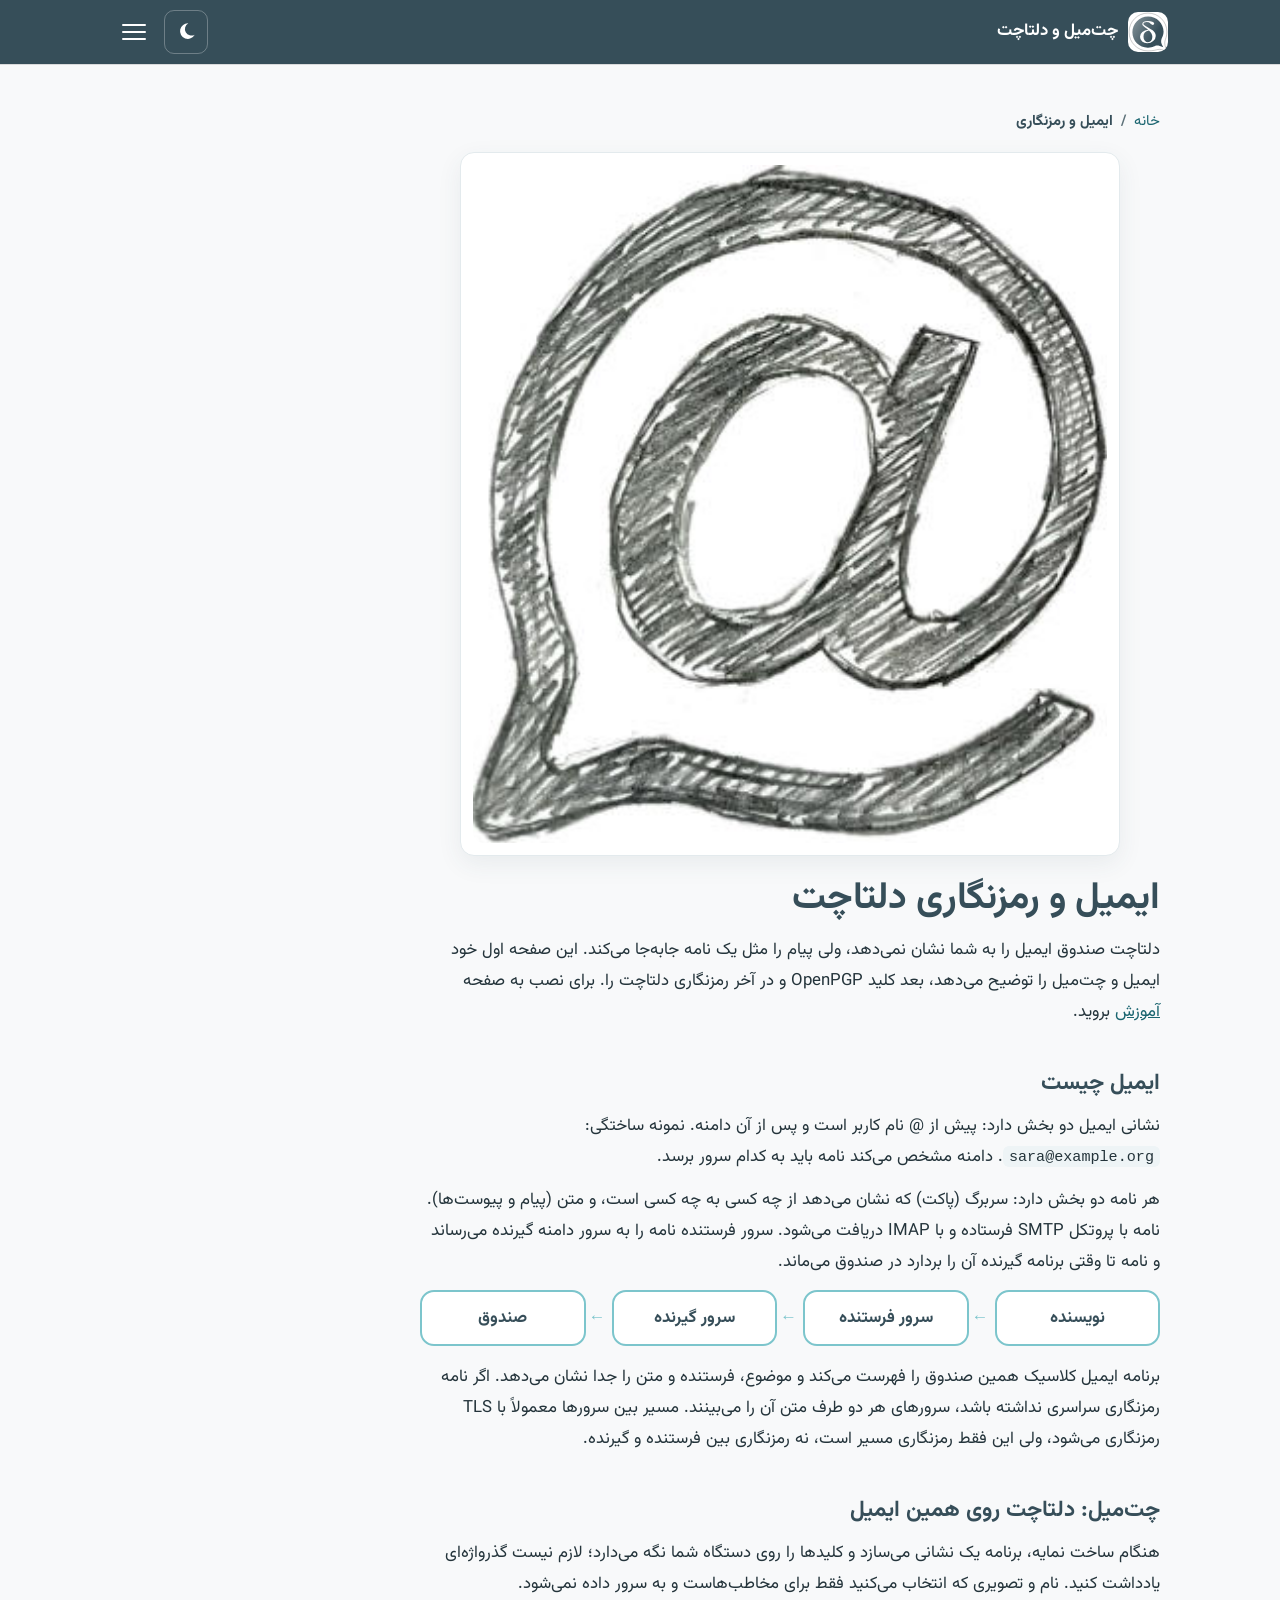
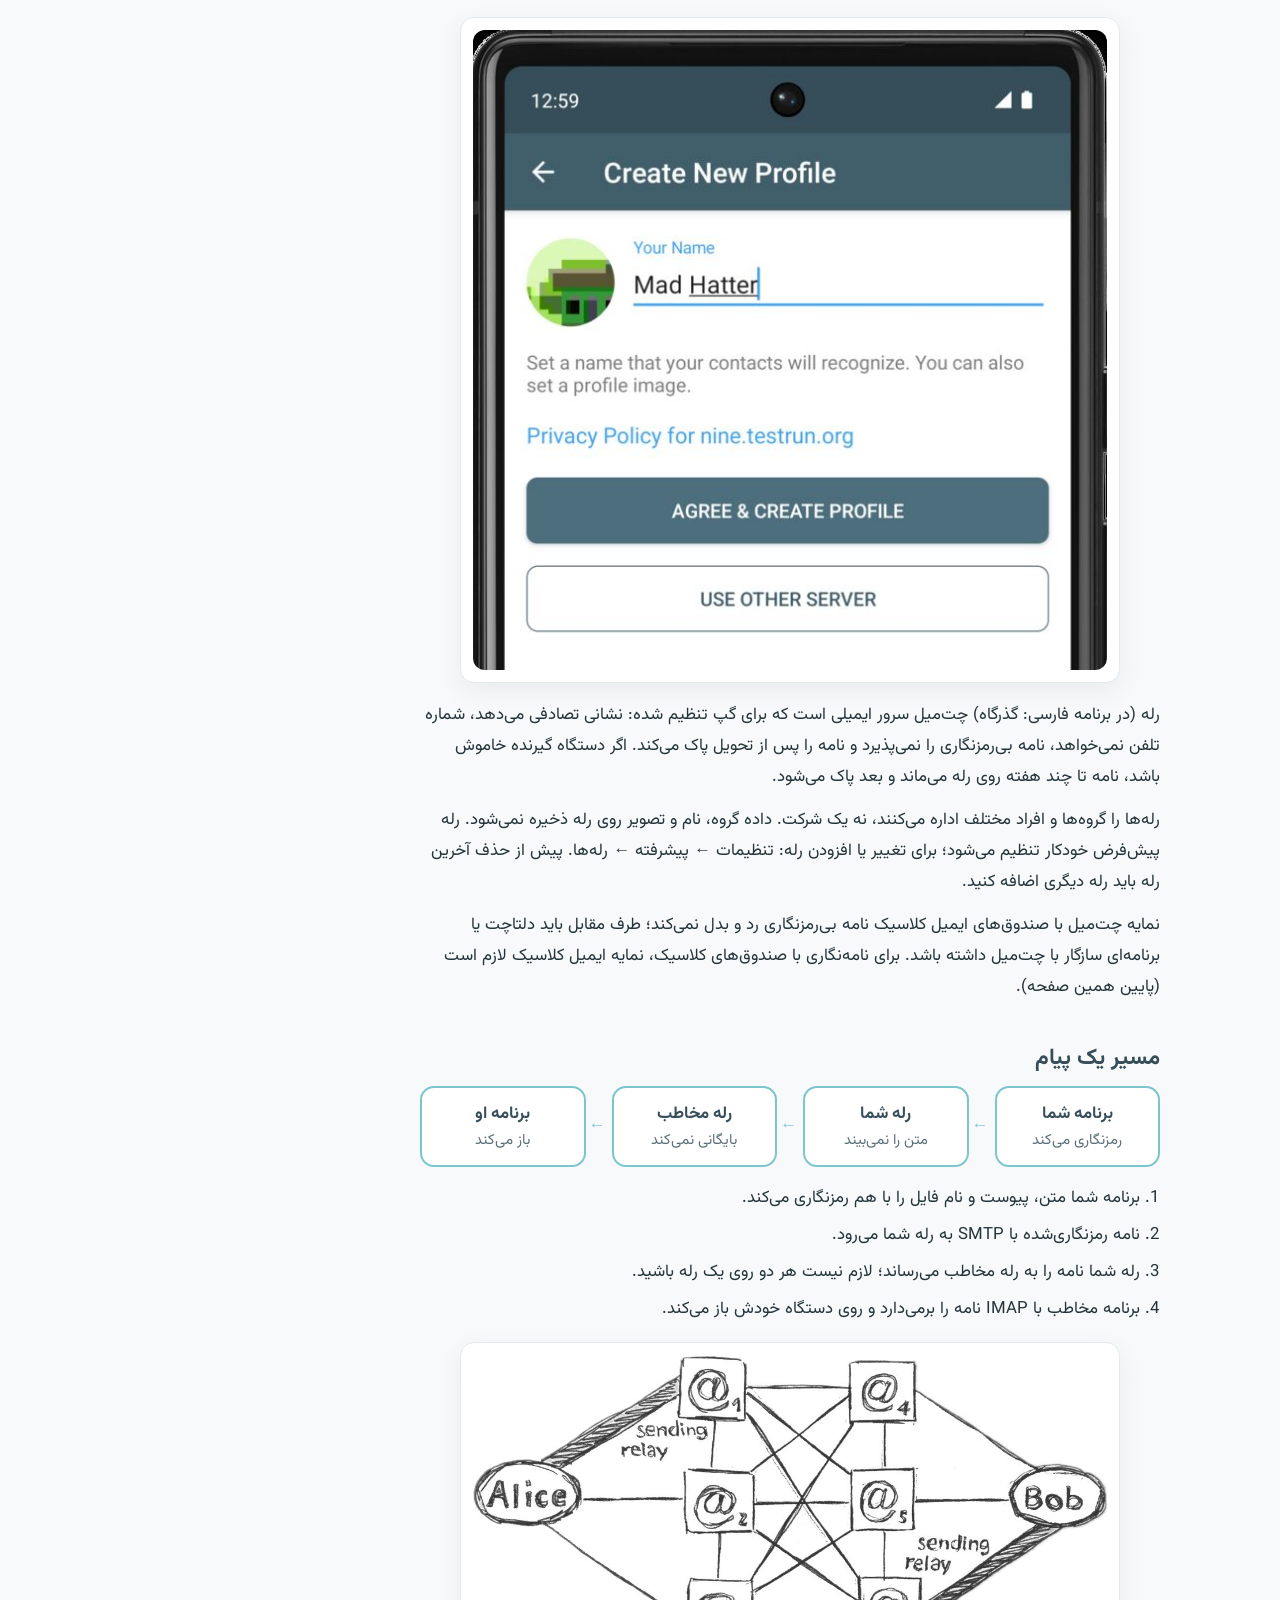
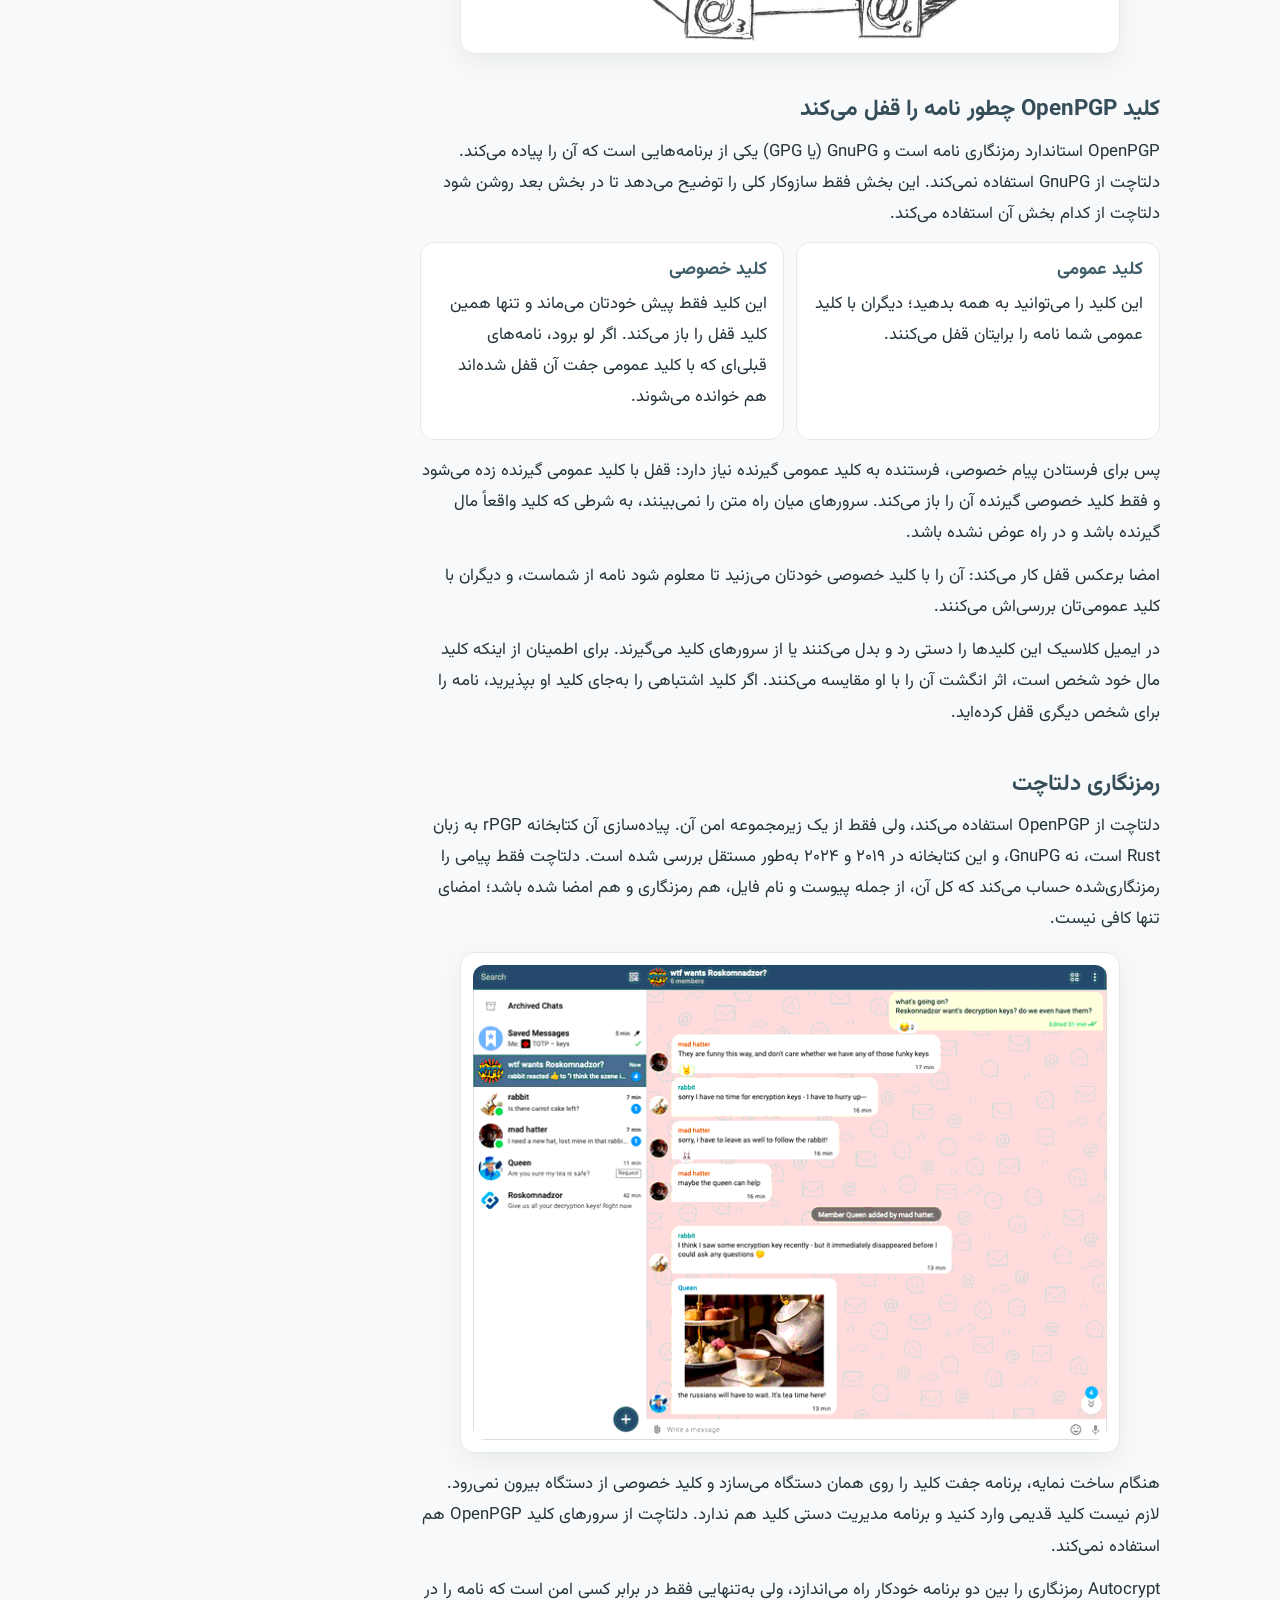
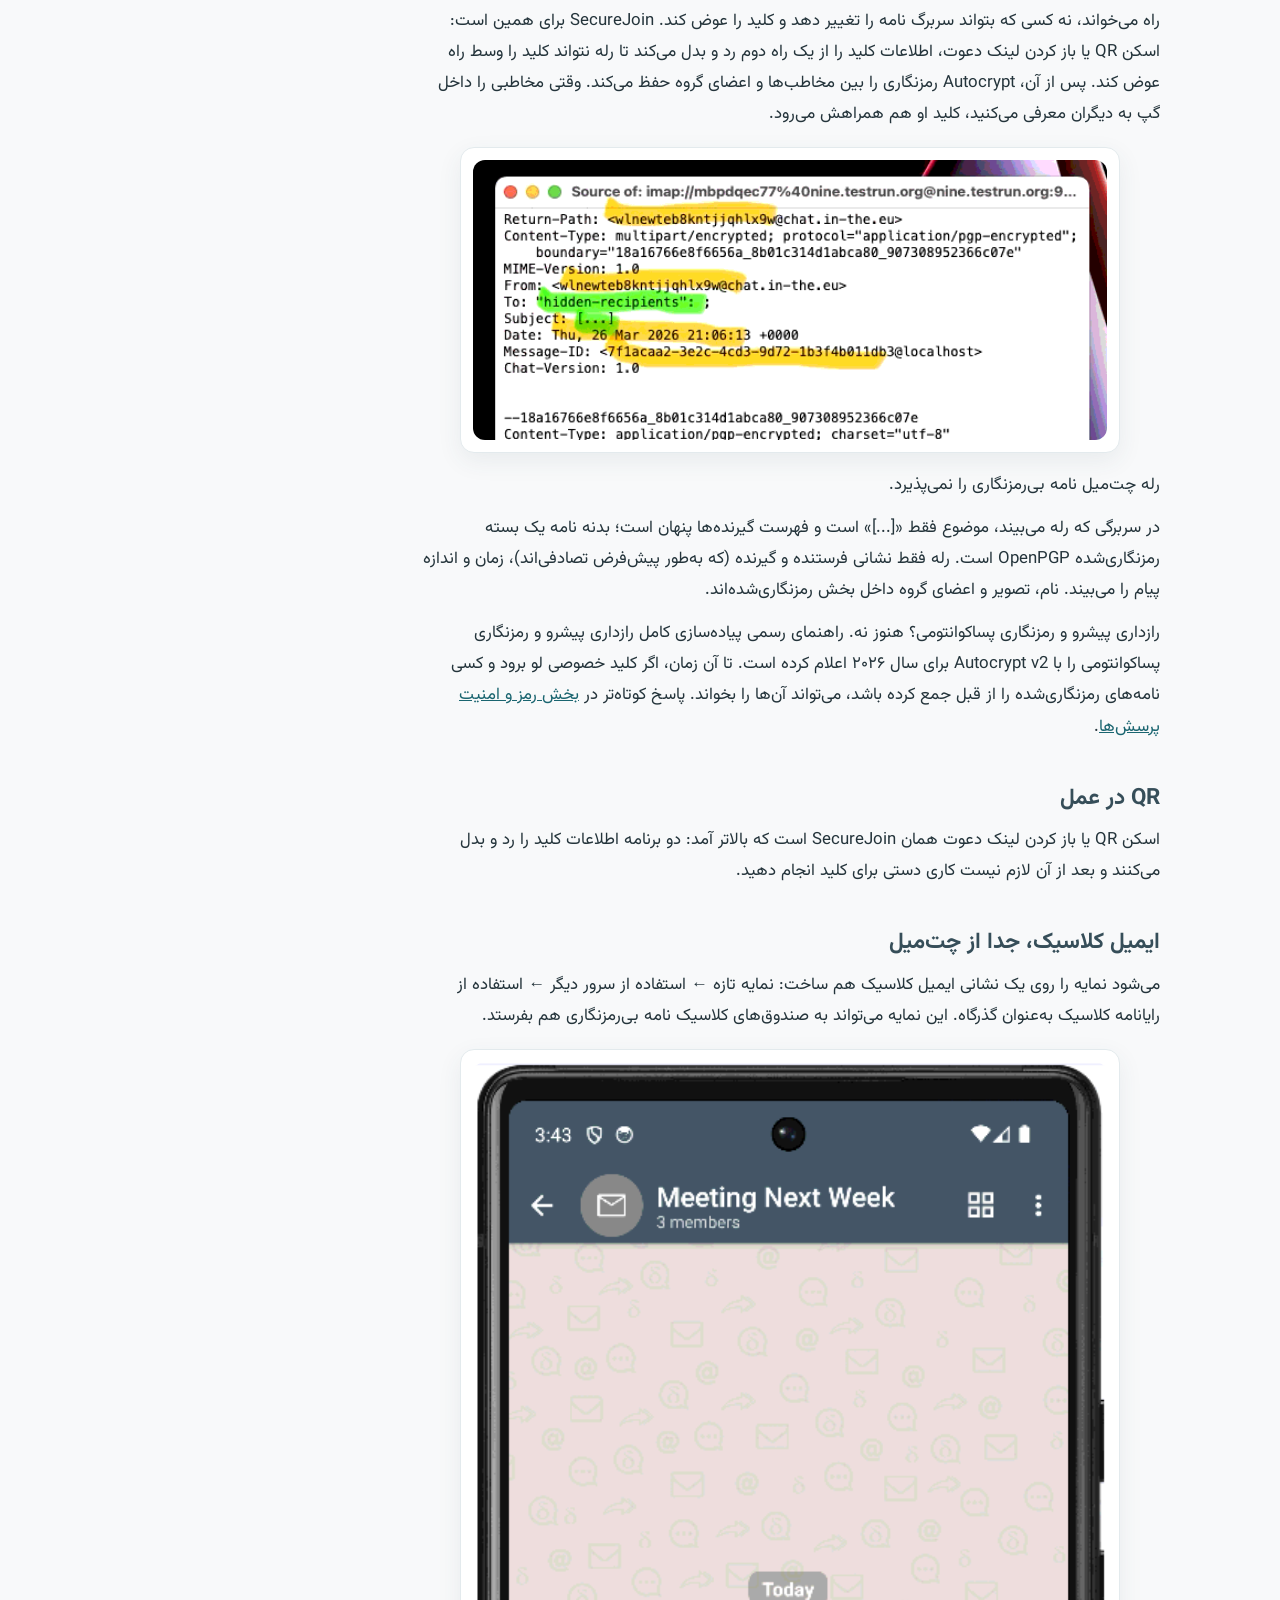
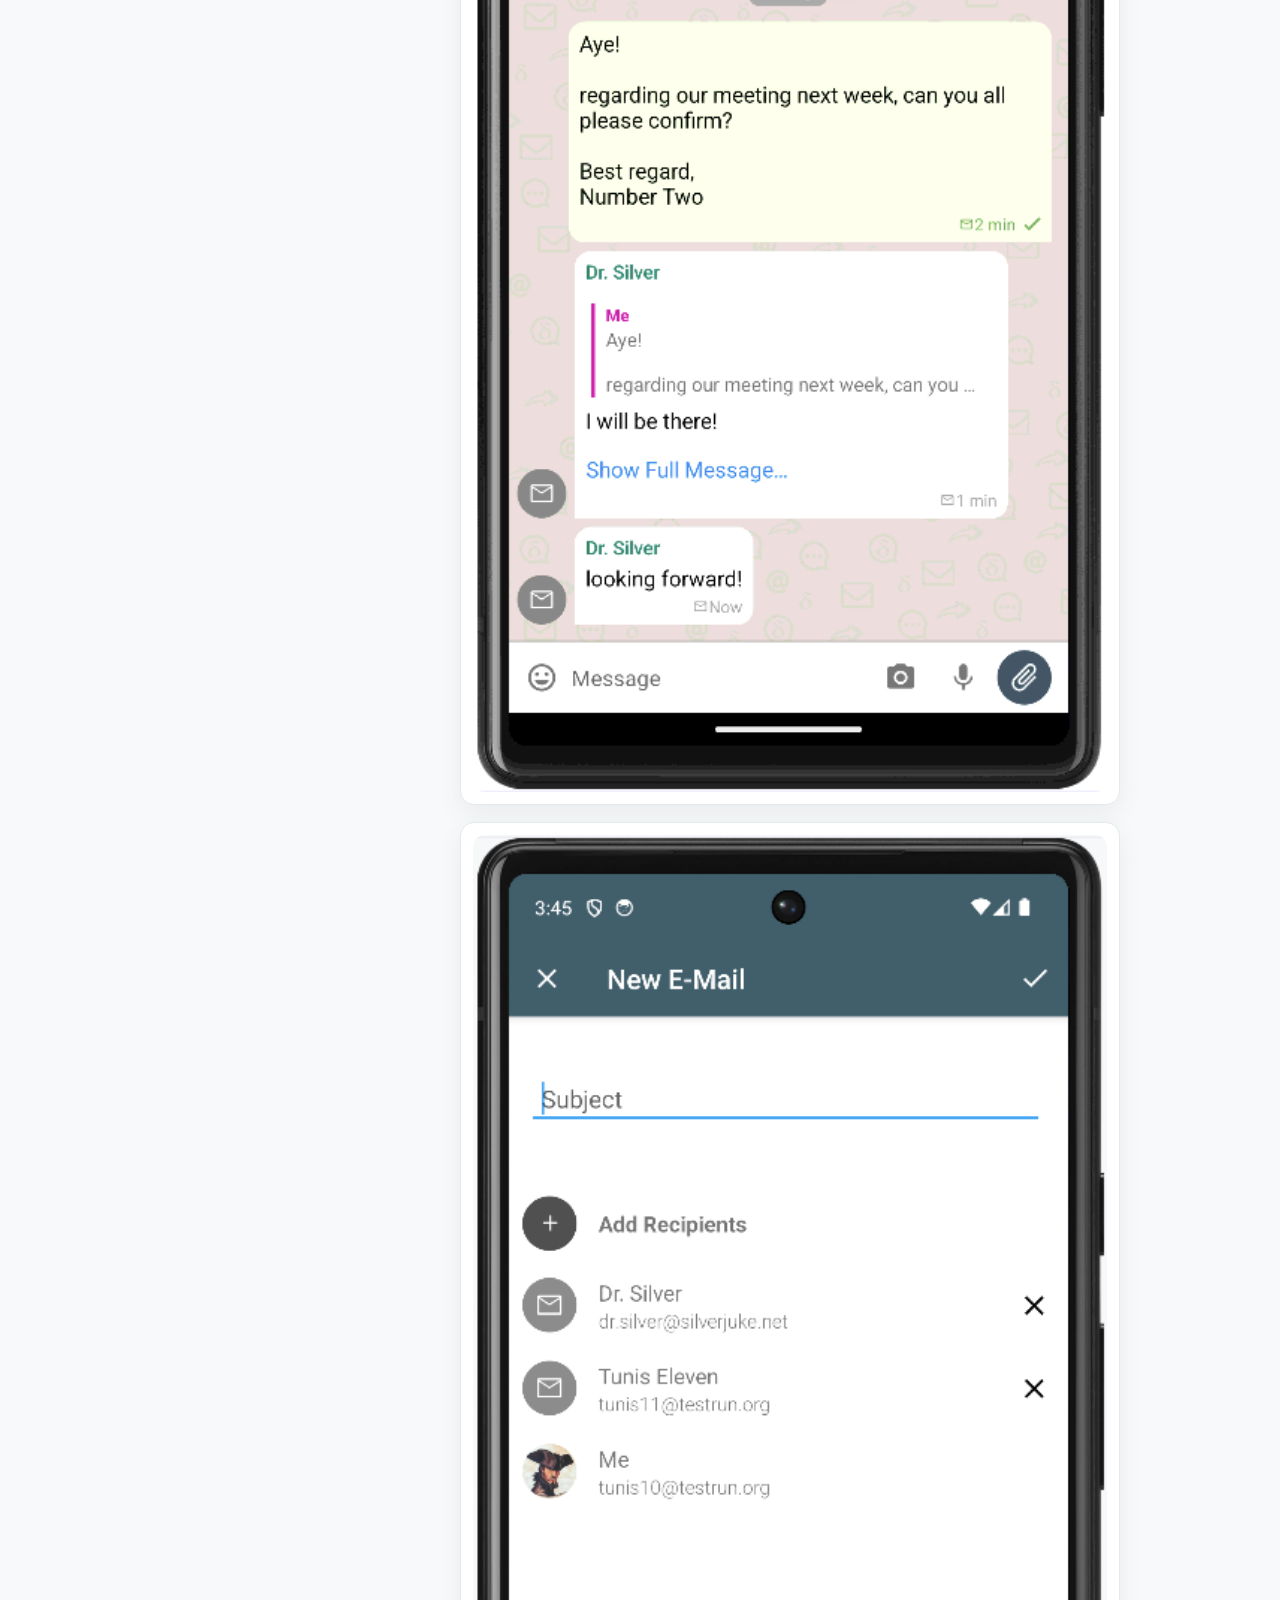
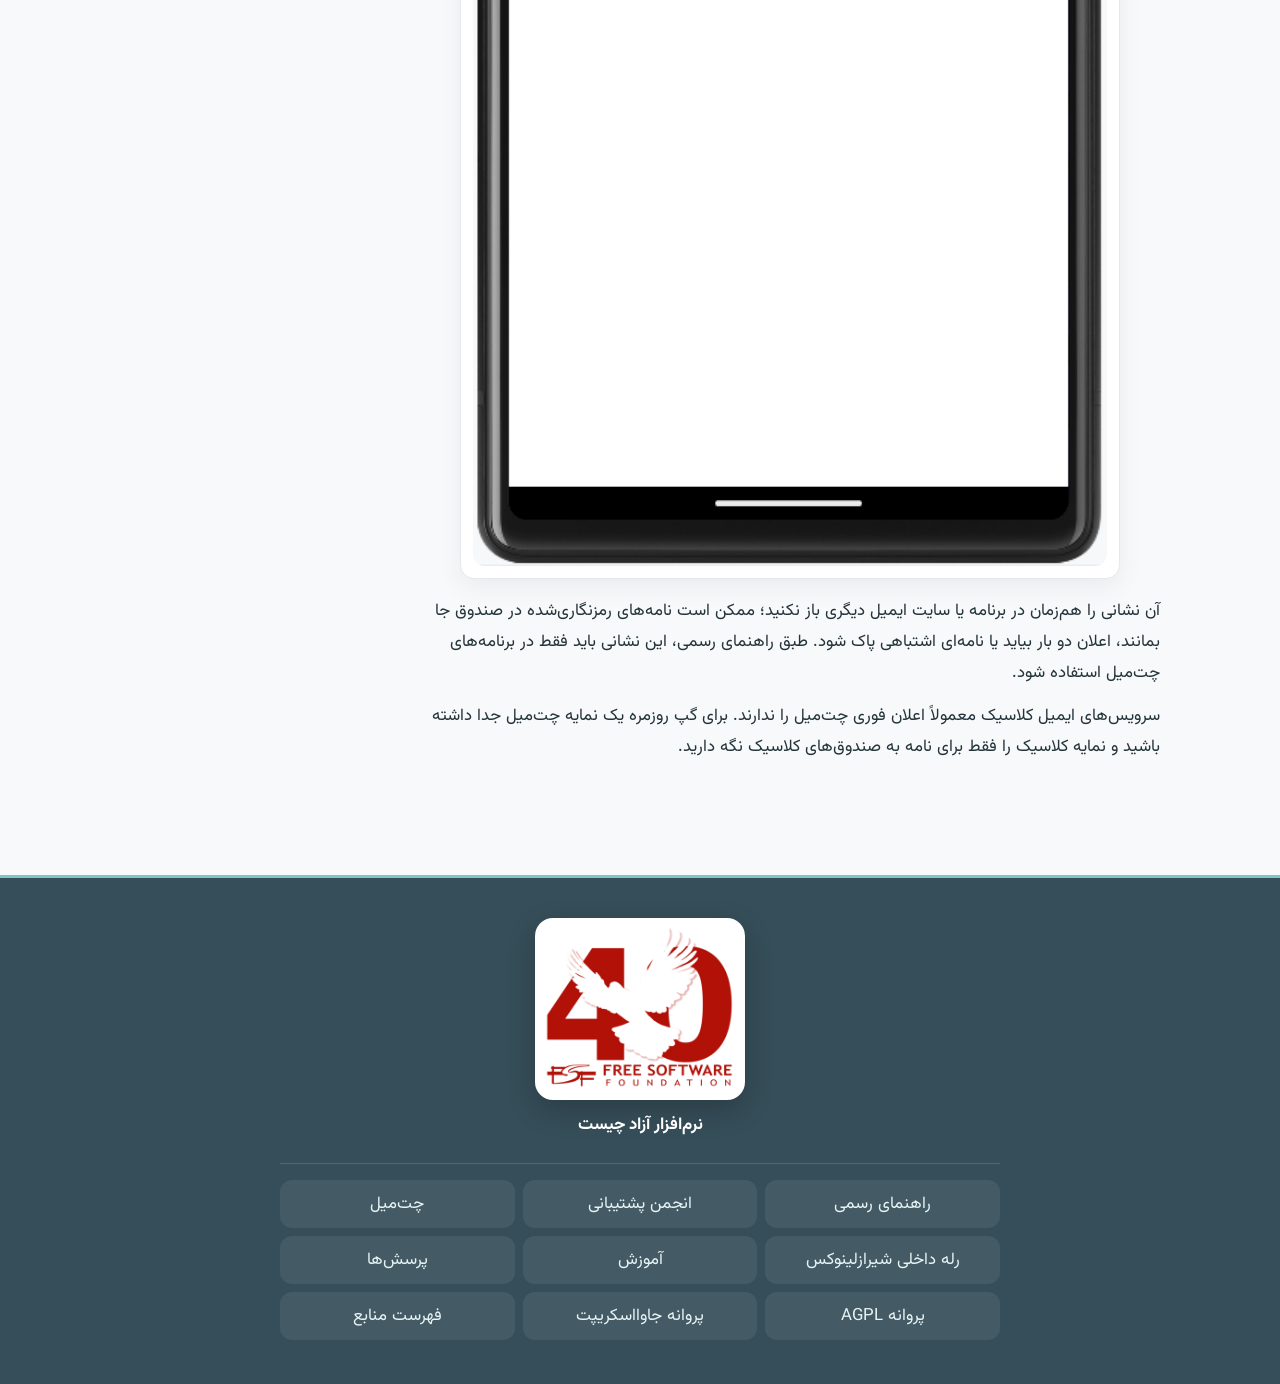
<file: how.html>
<!DOCTYPE html>
<html lang="fa" dir="rtl">
<head>
  <meta charset="utf-8">
  <meta name="viewport" content="width=device-width, initial-scale=1">
  <title>ایمیل چیست و رمزنگاری سراسری دلتاچت چطور کار می‌کند</title>
  <meta name="description" content="ایمیل چیست، چت‌میل چطور پیام دلتاچت را می‌رساند و رمزنگاری سراسری OpenPGP با تأیید QR چطور متن پیام را از دید رله پنهان نگه می‌دارد؛ به زبان ساده.">
  <meta name="robots" content="index, follow, max-image-preview:large, max-snippet:-1, max-video-preview:-1">
  <link rel="canonical" href="https://chatmaill.ir/how.html">
  <link rel="alternate" hreflang="fa" href="https://chatmaill.ir/how.html">
  <link rel="alternate" hreflang="x-default" href="https://chatmaill.ir/how.html">
  <meta property="og:locale" content="fa_IR">
  <meta property="og:type" content="article">
  <meta property="article:modified_time" content="2026-10-19T10:25:00+03:30">
  <meta property="og:site_name" content="چت‌میل و دلتاچت">
  <meta property="og:title" content="ایمیل چیست و رمزنگاری سراسری دلتاچت چطور کار می‌کند">
  <meta property="og:description" content="ایمیل چیست، چت‌میل چطور پیام دلتاچت را می‌رساند و رمزنگاری سراسری OpenPGP با تأیید QR چطور متن پیام را از دید رله پنهان نگه می‌دارد؛ به زبان ساده.">
  <meta property="og:url" content="https://chatmaill.ir/how.html">
  <meta property="og:image" content="https://chatmaill.ir/assets/og/chatmaill-og.jpg">
  <meta property="og:image:width" content="1200">
  <meta property="og:image:height" content="630">
  <meta property="og:image:alt" content="دلتاچت و چت‌میل، پیام‌رسان امن">
    <meta name="twitter:card" content="summary_large_image">
  <meta name="twitter:title" content="ایمیل چیست و رمزنگاری سراسری دلتاچت چطور کار می‌کند">
  <meta name="twitter:description" content="ایمیل چیست، چت‌میل چطور پیام دلتاچت را می‌رساند و رمزنگاری سراسری OpenPGP با تأیید QR چطور متن پیام را از دید رله پنهان نگه می‌دارد؛ به زبان ساده.">
  <meta name="twitter:image" content="https://chatmaill.ir/assets/og/chatmaill-og.jpg">
  <link rel="sitemap" type="application/xml" title="نقشه سایت" href="sitemap.xml">
  <meta name="theme-color" content="#364e59" media="(prefers-color-scheme: light)">
  <meta name="theme-color" content="#0d1418" media="(prefers-color-scheme: dark)">
  <link rel="icon" href="assets/logo.svg" type="image/svg+xml">
  <link rel="apple-touch-icon" href="assets/apple-touch-icon.png">
  <link rel="preload" href="fonts/Vazirmatn-Regular.woff2" as="font" type="font/woff2" crossorigin>
  <script src="js/site.js"></script>
  <link rel="stylesheet" href="css/style.css">
  <script type="application/ld+json">
  {"@context":"https://schema.org","@graph":[{"@type":"Organization","@id":"https://chatmaill.ir/#org","name":"چت‌میل و دلتاچت","url":"https://chatmaill.ir/","logo":{"@type":"ImageObject","url":"https://chatmaill.ir/assets/apple-touch-icon.png"},"sameAs":["https://github.com/shirazlinux/chatmaill","https://delta.sudoshz.ir/"]},{"@type":"WebSite","@id":"https://chatmaill.ir/#website","name":"چت‌میل و دلتاچت","alternateName":["دلتا چت","Delta Chat فارسی"],"url":"https://chatmaill.ir/","inLanguage":"fa","publisher":{"@id":"https://chatmaill.ir/#org"}},{"@type":"WebPage","@id":"https://chatmaill.ir/how.html#webpage","url":"https://chatmaill.ir/how.html","name":"ایمیل چیست و رمزنگاری سراسری دلتاچت چطور کار می‌کند","description":"ایمیل چیست، چت‌میل چطور پیام دلتاچت را می‌رساند و رمزنگاری سراسری OpenPGP با تأیید QR چطور متن پیام را از دید رله پنهان نگه می‌دارد؛ به زبان ساده.","inLanguage":"fa","isPartOf":{"@id":"https://chatmaill.ir/#website"},"primaryImageOfPage":{"@type":"ImageObject","url":"https://chatmaill.ir/assets/og/chatmaill-og.jpg"},"datePublished":"2026-10-14","dateModified":"2026-10-19","breadcrumb":{"@id":"https://chatmaill.ir/how.html#breadcrumb"}},{"@type":"BreadcrumbList","@id":"https://chatmaill.ir/how.html#breadcrumb","itemListElement":[{"@type":"ListItem","position":1,"name":"خانه","item":"https://chatmaill.ir/"},{"@type":"ListItem","position":2,"name":"ایمیل و رمزنگاری","item":"https://chatmaill.ir/how.html"}]},{"@type":"TechArticle","@id":"https://chatmaill.ir/how.html#article","headline":"ایمیل و رمزنگاری دلتاچت","description":"ایمیل چیست، چت‌میل چطور پیام دلتاچت را می‌رساند و رمزنگاری سراسری OpenPGP با تأیید QR چطور متن پیام را از دید رله پنهان نگه می‌دارد؛ به زبان ساده.","inLanguage":"fa","image":"https://chatmaill.ir/assets/og/chatmaill-og.jpg","datePublished":"2026-10-14","dateModified":"2026-10-19","author":{"@id":"https://chatmaill.ir/#org"},"publisher":{"@id":"https://chatmaill.ir/#org"},"mainEntityOfPage":{"@id":"https://chatmaill.ir/how.html#webpage"},"about":{"@type":"SoftwareApplication","name":"Delta Chat"}}]}
  </script>
</head>
<body>
  <a class="skip" href="#content">رفتن به محتوا</a>
  <header class="site-header">
    <div class="header-bar">
      <a class="brand" href="index.html">
        <img class="logo" src="assets/logo.svg" alt="">
        <span>چت‌میل و دلتاچت</span>
      </a>
      <button type="button" class="theme-btn" id="theme-btn" aria-pressed="false" aria-label="تم تاریک">
        <svg class="theme-icon theme-icon-moon" viewBox="0 0 24 24" aria-hidden="true"><path fill="currentColor" d="M14.5 2.5a8.5 8.5 0 1 0 7 12.5 7 7 0 1 1-7-12.5z"/></svg>
        <svg class="theme-icon theme-icon-sun" viewBox="0 0 24 24" aria-hidden="true"><circle cx="12" cy="12" r="4" fill="none" stroke="currentColor" stroke-width="1.8"/><path fill="none" stroke="currentColor" stroke-width="1.8" stroke-linecap="round" d="M12 2.5v2.2M12 19.3v2.2M2.5 12h2.2M19.3 12h2.2M5.1 5.1l1.6 1.6M17.3 17.3l1.6 1.6M18.9 5.1l-1.6 1.6M6.7 17.3l-1.6 1.6"/></svg>
      </button>
      <input class="nav-toggle" type="checkbox" id="nav-toggle">
      <label class="nav-btn" for="nav-toggle">
        <span class="sr-only">باز و بسته کردن منو</span>
        <span></span><span></span><span></span>
      </label>
      <nav class="site-nav" aria-label="اصلی">
        <a href="index.html">خانه</a>
        <a href="downloads.html">دانلود</a>
        <a href="guides.html">آموزش</a>
        <a href="how.html" aria-current="page">ایمیل و رمزنگاری</a>
        <a href="features.html">امکانات</a>
        <a href="bots-apps.html">مینی‌اپ و ربات</a>
        <a href="relays.html">رله‌ها</a>
        <a href="offline.html">قطعی اینترنت</a>
        <a href="madmail.html">مدمیل</a>
        <a href="faq.html">پرسش‌ها</a>
        <a href="sources.html">منابع</a>
      </nav>
    </div>
  </header>

  <main id="content" class="wrap">
    <header class="page-head prose">
      <nav class="crumb" aria-label="مسیر">
        <ol>
          <li><a href="index.html">خانه</a></li>
          <li aria-current="page">ایمیل و رمزنگاری</li>
        </ol>
      </nav>
      <figure class="illu-frame">
        <img class="shot" src="assets/lesson/chatmail-drawn.jpg" width="640" height="480" alt="طرح رسمی چت‌میل: علامت ایمیل داخل حباب گفتگو">
      </figure>
      <h1>ایمیل و رمزنگاری دلتاچت</h1>
      <p>دلتاچت صندوق ایمیل را به شما نشان نمی‌دهد، ولی پیام را مثل یک نامه جابه‌جا می‌کند. این صفحه اول خود ایمیل و چت‌میل را توضیح می‌دهد، بعد کلید OpenPGP و در آخر رمزنگاری دلتاچت را. برای نصب به صفحه <a href="guides.html">آموزش</a> بروید.</p>
    </header>

    <section class="prose" id="mail">
      <h2>ایمیل چیست</h2>
      <p>نشانی ایمیل دو بخش دارد: پیش از @ نام کاربر است و پس از آن دامنه. نمونه ساختگی: <code>sara@example.org</code>. دامنه مشخص می‌کند نامه باید به کدام سرور برسد.</p>
      <p>هر نامه دو بخش دارد: سربرگ (پاکت) که نشان می‌دهد از چه کسی به چه کسی است، و متن (پیام و پیوست‌ها). نامه با پروتکل SMTP فرستاده و با IMAP دریافت می‌شود. سرور فرستنده نامه را به سرور دامنه گیرنده می‌رساند و نامه تا وقتی برنامه گیرنده آن را بردارد در صندوق می‌ماند.</p>
      <ol class="route" aria-label="مسیر یک نامه، به ترتیب">
        <li>نویسنده</li>
        <li>سرور فرستنده</li>
        <li>سرور گیرنده</li>
        <li>صندوق</li>
      </ol>
      <p>برنامه ایمیل کلاسیک همین صندوق را فهرست می‌کند و موضوع، فرستنده و متن را جدا نشان می‌دهد. اگر نامه رمزنگاری سراسری نداشته باشد، سرورهای هر دو طرف متن آن را می‌بینند. مسیر بین سرورها معمولاً با TLS رمزنگاری می‌شود، ولی این فقط رمزنگاری مسیر است، نه رمزنگاری بین فرستنده و گیرنده.</p>
    </section>

    <section class="prose" id="deltachat">
      <h2>چت‌میل: دلتاچت روی همین ایمیل</h2>
      <p>هنگام ساخت نمایه، برنامه یک نشانی می‌سازد و کلیدها را روی دستگاه شما نگه می‌دارد؛ لازم نیست گذرواژه‌ای یادداشت کنید. نام و تصویری که انتخاب می‌کنید فقط برای مخاطب‌هاست و به سرور داده نمی‌شود.</p>
      <figure class="illu-frame">
        <img decoding="async" loading="lazy" class="shot" src="assets/lesson/create-profile.jpg" width="640" height="646" alt="صفحه ساخت نمایه: نام نمایشی، و دکمه استفاده از سرور دیگر">
      </figure>
      <p>رله (در برنامه فارسی: گذرگاه) چت‌میل سرور ایمیلی است که برای گپ تنظیم شده: نشانی تصادفی می‌دهد، شماره تلفن نمی‌خواهد، نامه بی‌رمزنگاری را نمی‌پذیرد و نامه را پس از تحویل پاک می‌کند. اگر دستگاه گیرنده خاموش باشد، نامه تا چند هفته روی رله می‌ماند و بعد پاک می‌شود.</p>
      <p>رله‌ها را گروه‌ها و افراد مختلف اداره می‌کنند، نه یک شرکت. داده گروه، نام و تصویر روی رله ذخیره نمی‌شود. رله پیش‌فرض خودکار تنظیم می‌شود؛ برای تغییر یا افزودن رله: تنظیمات ← پیشرفته ← رله‌ها. پیش از حذف آخرین رله باید رله دیگری اضافه کنید.</p>
      <p>نمایه چت‌میل با صندوق‌های ایمیل کلاسیک نامه بی‌رمزنگاری رد و بدل نمی‌کند؛ طرف مقابل باید دلتاچت یا برنامه‌ای سازگار با چت‌میل داشته باشد. برای نامه‌نگاری با صندوق‌های کلاسیک، نمایه ایمیل کلاسیک لازم است (پایین همین صفحه).</p>
    </section>

    <section class="prose" id="path">
      <h2>مسیر یک پیام</h2>
      <ol class="route" aria-label="مسیر یک پیام دلتاچت، به ترتیب">
        <li>برنامه شما<span>رمزنگاری می‌کند</span></li>
        <li>رله شما<span>متن را نمی‌بیند</span></li>
        <li>رله مخاطب<span>بایگانی نمی‌کند</span></li>
        <li>برنامه او<span>باز می‌کند</span></li>
      </ol>
      <ol class="plain-list">
        <li>برنامه شما متن، پیوست و نام فایل را با هم رمزنگاری می‌کند.</li>
        <li>نامه رمزنگاری‌شده با SMTP به رله شما می‌رود.</li>
        <li>رله شما نامه را به رله مخاطب می‌رساند؛ لازم نیست هر دو روی یک رله باشید.</li>
        <li>برنامه مخاطب با IMAP نامه را برمی‌دارد و روی دستگاه خودش باز می‌کند.</li>
      </ol>
      <figure class="illu-frame">
        <img decoding="async" loading="lazy" class="shot" src="assets/lesson/relay-network.jpg" width="880" height="420" alt="طرح شبکه رله: آلیس و باب، هر کدام یک رله فرستنده، و چند نشانی در میانه">
      </figure>
    </section>

    <section class="prose" id="gpg">
      <h2>کلید OpenPGP چطور نامه را قفل می‌کند</h2>
      <p>OpenPGP استاندارد رمزنگاری نامه است و GnuPG (یا GPG) یکی از برنامه‌هایی است که آن را پیاده می‌کند. دلتاچت از GnuPG استفاده نمی‌کند. این بخش فقط سازوکار کلی را توضیح می‌دهد تا در بخش بعد روشن شود دلتاچت از کدام بخش آن استفاده می‌کند.</p>
      <div class="key-pair">
        <article>
          <h3>کلید عمومی</h3>
          <p>این کلید را می‌توانید به همه بدهید؛ دیگران با کلید عمومی شما نامه را برایتان قفل می‌کنند.</p>
        </article>
        <article>
          <h3>کلید خصوصی</h3>
          <p>این کلید فقط پیش خودتان می‌ماند و تنها همین کلید قفل را باز می‌کند. اگر لو برود، نامه‌های قبلی‌ای که با کلید عمومی جفت آن قفل شده‌اند هم خوانده می‌شوند.</p>
        </article>
      </div>
      <p>پس برای فرستادن پیام خصوصی، فرستنده به کلید عمومی گیرنده نیاز دارد: قفل با کلید عمومی گیرنده زده می‌شود و فقط کلید خصوصی گیرنده آن را باز می‌کند. سرورهای میان راه متن را نمی‌بینند، به شرطی که کلید واقعاً مال گیرنده باشد و در راه عوض نشده باشد.</p>
      <p>امضا برعکس قفل کار می‌کند: آن را با کلید خصوصی خودتان می‌زنید تا معلوم شود نامه از شماست، و دیگران با کلید عمومی‌تان بررسی‌اش می‌کنند.</p>
      <p>در ایمیل کلاسیک این کلیدها را دستی رد و بدل می‌کنند یا از سرورهای کلید می‌گیرند. برای اطمینان از اینکه کلید مال خود شخص است، اثر انگشت آن را با او مقایسه می‌کنند. اگر کلید اشتباهی را به‌جای کلید او بپذیرید، نامه را برای شخص دیگری قفل کرده‌اید.</p>
    </section>

    <section class="prose" id="dc-crypto">
      <h2>رمزنگاری دلتاچت</h2>
      <p>دلتاچت از OpenPGP استفاده می‌کند، ولی فقط از یک زیرمجموعه امن آن. پیاده‌سازی آن کتابخانه rPGP به زبان Rust است، نه GnuPG، و این کتابخانه در ۲۰۱۹ و ۲۰۲۴ به‌طور مستقل بررسی شده است. دلتاچت فقط پیامی را رمزنگاری‌شده حساب می‌کند که کل آن، از جمله پیوست و نام فایل، هم رمزنگاری و هم امضا شده باشد؛ امضای تنها کافی نیست.</p>
      <figure class="illu-frame">
        <img decoding="async" loading="lazy" class="shot" src="assets/lesson/encryption.png" width="640" height="479" alt="نسخه رایانه دلتاچت بدون قفل روی پیام، چون رمزنگاری پیش‌فرض است">
      </figure>
      <p>هنگام ساخت نمایه، برنامه جفت کلید را روی همان دستگاه می‌سازد و کلید خصوصی از دستگاه بیرون نمی‌رود. لازم نیست کلید قدیمی وارد کنید و برنامه مدیریت دستی کلید هم ندارد. دلتاچت از سرورهای کلید OpenPGP هم استفاده نمی‌کند.</p>
      <p>Autocrypt رمزنگاری را بین دو برنامه خودکار راه می‌اندازد، ولی به‌تنهایی فقط در برابر کسی امن است که نامه را در راه می‌خواند، نه کسی که بتواند سربرگ نامه را تغییر دهد و کلید را عوض کند. SecureJoin برای همین است: اسکن QR یا باز کردن لینک دعوت، اطلاعات کلید را از یک راه دوم رد و بدل می‌کند تا رله نتواند کلید را وسط راه عوض کند. پس از آن، Autocrypt رمزنگاری را بین مخاطب‌ها و اعضای گروه حفظ می‌کند. وقتی مخاطبی را داخل گپ به دیگران معرفی می‌کنید، کلید او هم همراهش می‌رود.</p>
      <figure class="illu-frame">
        <img decoding="async" loading="lazy" class="shot" src="assets/lesson/metadata.png" width="574" height="254" alt="سربرگ نامه روی رله: نشانی تصادفی، موضوع کوتاه، بدنه رمزنگاری‌شده">
      </figure>
      <p>رله چت‌میل نامه بی‌رمزنگاری را نمی‌پذیرد.</p>
      <p>در سربرگی که رله می‌بیند، موضوع فقط «[...]» است و فهرست گیرنده‌ها پنهان است؛ بدنه نامه یک بسته رمزنگاری‌شده OpenPGP است. رله فقط نشانی فرستنده و گیرنده (که به‌طور پیش‌فرض تصادفی‌اند)، زمان و اندازه پیام را می‌بیند. نام، تصویر و اعضای گروه داخل بخش رمزنگاری‌شده‌اند.</p>
      <p>رازداری پیشرو و رمزنگاری پساکوانتومی؟ هنوز نه. راهنمای رسمی پیاده‌سازی کامل رازداری پیشرو و رمزنگاری پساکوانتومی را با Autocrypt v2 برای سال ۲۰۲۶ اعلام کرده است. تا آن زمان، اگر کلید خصوصی لو برود و کسی نامه‌های رمزنگاری‌شده را از قبل جمع کرده باشد، می‌تواند آن‌ها را بخواند. پاسخ کوتاه‌تر در <a href="faq.html#crypto">بخش رمز و امنیت پرسش‌ها</a>.</p>
    </section>

    <section class="prose" id="keys">
      <h2>QR در عمل</h2>
      <p>اسکن QR یا باز کردن لینک دعوت همان SecureJoin است که بالاتر آمد: دو برنامه اطلاعات کلید را رد و بدل می‌کنند و بعد از آن لازم نیست کاری دستی برای کلید انجام دهید.</p>
    </section>

    <section class="prose" id="classic">
      <h2>ایمیل کلاسیک، جدا از چت‌میل</h2>
      <p>می‌شود نمایه را روی یک نشانی ایمیل کلاسیک هم ساخت: نمایه تازه ← استفاده از سرور دیگر ← استفاده از رایانامه کلاسیک به‌عنوان گذرگاه. این نمایه می‌تواند به صندوق‌های کلاسیک نامه بی‌رمزنگاری هم بفرستد.</p>
      <figure class="illu-frame">
        <img decoding="async" loading="lazy" class="shot" src="assets/lesson/emails.png" width="424" height="890" alt="گپ ایمیل کلاسیک در دلتاچت، با نماد نامه کنار نام">
      </figure>
      <figure class="illu-frame">
        <img decoding="async" loading="lazy" class="shot" src="assets/lesson/email-subject.png" width="640" height="400" alt="نوشتن نامه کلاسیک در دلتاچت، با فیلد موضوع">
      </figure>
      <p>آن نشانی را هم‌زمان در برنامه یا سایت ایمیل دیگری باز نکنید؛ ممکن است نامه‌های رمزنگاری‌شده در صندوق جا بمانند، اعلان دو بار بیاید یا نامه‌ای اشتباهی پاک شود. طبق راهنمای رسمی، این نشانی باید فقط در برنامه‌های چت‌میل استفاده شود.</p>
      <p>سرویس‌های ایمیل کلاسیک معمولاً اعلان فوری چت‌میل را ندارند. برای گپ روزمره یک نمایه چت‌میل جدا داشته باشید و نمایه کلاسیک را فقط برای نامه به صندوق‌های کلاسیک نگه دارید.</p>
    </section>
  </main>

  <footer class="site-footer">
    <div class="footer-inner">
      <a class="fsf-mark" href="https://sudoshz.ir/what-is-free-software">
        <img decoding="async" loading="lazy" src="assets/fsf-logo.png" width="420" height="360" alt="نشان بنیاد نرم‌افزار آزاد">
        <span>نرم‌افزار آزاد چیست</span>
      </a>
      <nav aria-label="منابع رسمی">
        <a href="https://delta.chat/fa/help">راهنمای رسمی</a>
        <a href="https://support.delta.chat/">انجمن پشتیبانی</a>
        <a href="https://chatmail.at/">چت‌میل</a>
        <a href="https://delta.sudoshz.ir/">رله داخلی شیرازلینوکس</a>
        <a href="guides.html">آموزش</a>
        <a href="faq.html">پرسش‌ها</a>
        <a href="license.html">پروانه AGPL</a>
        <a href="license.html#jslicense-labels1" rel="jslicense">پروانه جاوااسکریپت</a>
        <a href="sources.html">فهرست منابع</a>
      </nav>
    </div>
  </footer>
</body>
</html>
</file>
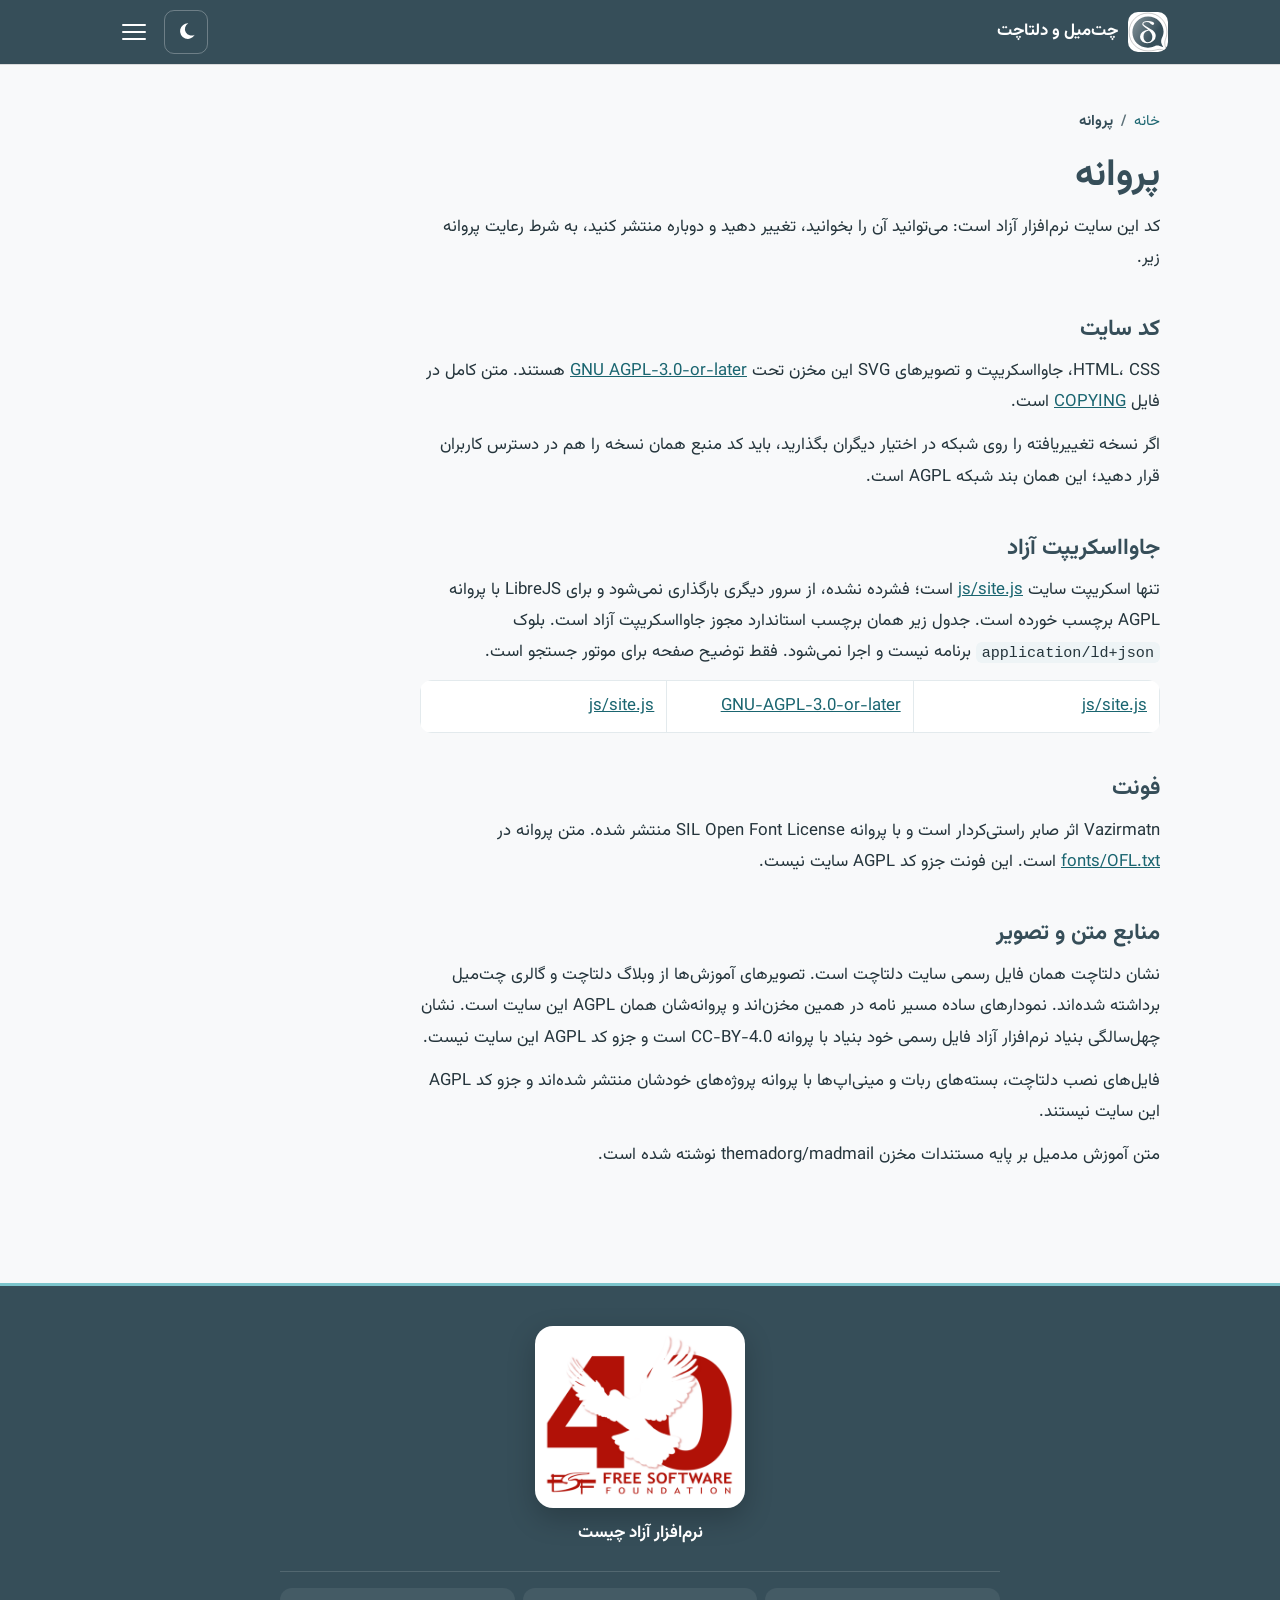
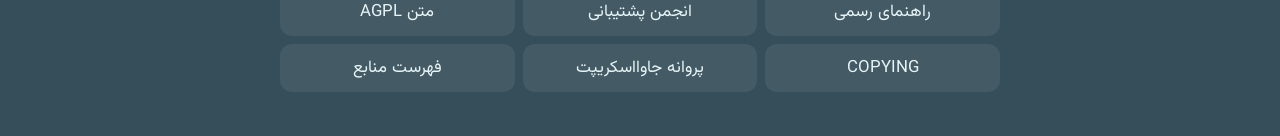
<file: license.html>
<!DOCTYPE html>
<html lang="fa" dir="rtl">
<head>
  <meta charset="utf-8">
  <meta name="viewport" content="width=device-width, initial-scale=1">
  <title>پروانه آزاد سایت چت‌میل و دلتاچت</title>
  <meta name="description" content="کد این سایت تحت GNU AGPL-3.0-or-later است. جاوااسکریپت برای LibreJS برچسب خورده و فونت Vazirmatn تحت OFL است.">
  <meta name="robots" content="index, follow, max-image-preview:large, max-snippet:-1, max-video-preview:-1">
  <link rel="canonical" href="https://chatmaill.ir/license.html">
  <link rel="alternate" hreflang="fa" href="https://chatmaill.ir/license.html">
  <link rel="alternate" hreflang="x-default" href="https://chatmaill.ir/license.html">
  <meta property="og:locale" content="fa_IR">
  <meta property="og:type" content="website">
  <meta property="og:site_name" content="چت‌میل و دلتاچت">
  <meta property="og:title" content="پروانه آزاد سایت چت‌میل و دلتاچت">
  <meta property="og:description" content="کد این سایت تحت GNU AGPL-3.0-or-later است. جاوااسکریپت برای LibreJS برچسب خورده و فونت Vazirmatn تحت OFL است.">
  <meta property="og:url" content="https://chatmaill.ir/license.html">
  <meta property="og:image" content="https://chatmaill.ir/assets/og/chatmaill-og.jpg">
  <meta property="og:image:width" content="1200">
  <meta property="og:image:height" content="630">
  <meta property="og:image:alt" content="دلتاچت و چت‌میل، پیام‌رسان امن">
    <meta name="twitter:card" content="summary_large_image">
  <meta name="twitter:title" content="پروانه آزاد سایت چت‌میل و دلتاچت">
  <meta name="twitter:description" content="کد این سایت تحت GNU AGPL-3.0-or-later است. جاوااسکریپت برای LibreJS برچسب خورده و فونت Vazirmatn تحت OFL است.">
  <meta name="twitter:image" content="https://chatmaill.ir/assets/og/chatmaill-og.jpg">
  <link rel="sitemap" type="application/xml" title="نقشه سایت" href="sitemap.xml">
  <meta name="theme-color" content="#364e59" media="(prefers-color-scheme: light)">
  <meta name="theme-color" content="#0d1418" media="(prefers-color-scheme: dark)">
  <link rel="icon" href="assets/logo.svg" type="image/svg+xml">
  <link rel="apple-touch-icon" href="assets/apple-touch-icon.png">
  <link rel="preload" href="fonts/Vazirmatn-Regular.woff2" as="font" type="font/woff2" crossorigin>
  <script src="js/site.js"></script>
  <link rel="stylesheet" href="css/style.css">
  <script type="application/ld+json">
  {"@context":"https://schema.org","@graph":[{"@type":"Organization","@id":"https://chatmaill.ir/#org","name":"چت‌میل و دلتاچت","url":"https://chatmaill.ir/","logo":{"@type":"ImageObject","url":"https://chatmaill.ir/assets/apple-touch-icon.png"},"sameAs":["https://github.com/shirazlinux/chatmaill","https://delta.sudoshz.ir/"]},{"@type":"WebSite","@id":"https://chatmaill.ir/#website","name":"چت‌میل و دلتاچت","alternateName":["دلتا چت","Delta Chat فارسی"],"url":"https://chatmaill.ir/","inLanguage":"fa","publisher":{"@id":"https://chatmaill.ir/#org"}},{"@type":"WebPage","@id":"https://chatmaill.ir/license.html#webpage","url":"https://chatmaill.ir/license.html","name":"پروانه آزاد سایت چت‌میل و دلتاچت","description":"کد این سایت تحت GNU AGPL-3.0-or-later است. جاوااسکریپت برای LibreJS برچسب خورده و فونت Vazirmatn تحت OFL است.","inLanguage":"fa","isPartOf":{"@id":"https://chatmaill.ir/#website"},"primaryImageOfPage":{"@type":"ImageObject","url":"https://chatmaill.ir/assets/og/chatmaill-og.jpg"},"datePublished":"2026-10-14","dateModified":"2026-10-19","breadcrumb":{"@id":"https://chatmaill.ir/license.html#breadcrumb"}},{"@type":"BreadcrumbList","@id":"https://chatmaill.ir/license.html#breadcrumb","itemListElement":[{"@type":"ListItem","position":1,"name":"خانه","item":"https://chatmaill.ir/"},{"@type":"ListItem","position":2,"name":"پروانه","item":"https://chatmaill.ir/license.html"}]}]}
  </script>
</head>
<body>
  <a class="skip" href="#content">رفتن به محتوا</a>
  <header class="site-header">
    <div class="header-bar">
      <a class="brand" href="index.html">
        <img class="logo" src="assets/logo.svg" alt="">
        <span>چت‌میل و دلتاچت</span>
      </a>
      <button type="button" class="theme-btn" id="theme-btn" aria-pressed="false" aria-label="تم تاریک">
        <svg class="theme-icon theme-icon-moon" viewBox="0 0 24 24" aria-hidden="true"><path fill="currentColor" d="M14.5 2.5a8.5 8.5 0 1 0 7 12.5 7 7 0 1 1-7-12.5z"/></svg>
        <svg class="theme-icon theme-icon-sun" viewBox="0 0 24 24" aria-hidden="true"><circle cx="12" cy="12" r="4" fill="none" stroke="currentColor" stroke-width="1.8"/><path fill="none" stroke="currentColor" stroke-width="1.8" stroke-linecap="round" d="M12 2.5v2.2M12 19.3v2.2M2.5 12h2.2M19.3 12h2.2M5.1 5.1l1.6 1.6M17.3 17.3l1.6 1.6M18.9 5.1l-1.6 1.6M6.7 17.3l-1.6 1.6"/></svg>
      </button>
      <input class="nav-toggle" type="checkbox" id="nav-toggle">
      <label class="nav-btn" for="nav-toggle">
        <span class="sr-only">باز و بسته کردن منو</span>
        <span></span><span></span><span></span>
      </label>
      <nav class="site-nav" aria-label="اصلی">
        <a href="index.html">خانه</a>
        <a href="downloads.html">دانلود</a>
        <a href="guides.html">آموزش</a>
        <a href="how.html">ایمیل و رمزنگاری</a>
        <a href="features.html">امکانات</a>
        <a href="bots-apps.html">مینی‌اپ و ربات</a>
        <a href="relays.html">رله‌ها</a>
        <a href="offline.html">قطعی اینترنت</a>
        <a href="madmail.html">مدمیل</a>
        <a href="faq.html">پرسش‌ها</a>
        <a href="sources.html">منابع</a>
      </nav>
    </div>
  </header>

  <main id="content" class="wrap">
    <header class="page-head prose">
      <nav class="crumb" aria-label="مسیر">
        <ol>
          <li><a href="index.html">خانه</a></li>
          <li aria-current="page">پروانه</li>
        </ol>
      </nav>
      <h1>پروانه</h1>
      <p>کد این سایت نرم‌افزار آزاد است: می‌توانید آن را بخوانید، تغییر دهید و دوباره منتشر کنید، به شرط رعایت پروانه زیر.</p>
    </header>

    <section class="prose">
      <h2>کد سایت</h2>
      <p>HTML، CSS، جاوااسکریپت و تصویرهای SVG این مخزن تحت <a href="https://www.gnu.org/licenses/agpl-3.0.html">GNU AGPL-3.0-or-later</a> هستند. متن کامل در فایل <a href="COPYING">COPYING</a> است.</p>
      <p>اگر نسخه تغییریافته را روی شبکه در اختیار دیگران بگذارید، باید کد منبع همان نسخه را هم در دسترس کاربران قرار دهید؛ این همان بند شبکه AGPL است.</p>
    </section>

    <section class="prose">
      <h2>جاوااسکریپت آزاد</h2>
      <p>تنها اسکریپت سایت <a href="js/site.js">js/site.js</a> است؛ فشرده نشده، از سرور دیگری بارگذاری نمی‌شود و برای LibreJS با پروانه AGPL برچسب خورده است. جدول زیر همان برچسب استاندارد مجوز جاوااسکریپت آزاد است. بلوک <code>application/ld+json</code> برنامه نیست و اجرا نمی‌شود. فقط توضیح صفحه برای موتور جستجو است.</p>
      <table id="jslicense-labels1" class="license-table">
        <tr>
          <td><a href="js/site.js">js/site.js</a></td>
          <td><a href="https://www.gnu.org/licenses/agpl-3.0.html">GNU-AGPL-3.0-or-later</a></td>
          <td><a href="js/site.js">js/site.js</a></td>
        </tr>
      </table>
    </section>

    <section class="prose">
      <h2>فونت</h2>
      <p>Vazirmatn اثر صابر راستی‌کردار است و با پروانه SIL Open Font License منتشر شده. متن پروانه در <a href="fonts/OFL.txt">fonts/OFL.txt</a> است. این فونت جزو کد AGPL سایت نیست.</p>
    </section>

    <section class="prose">
      <h2>منابع متن و تصویر</h2>
      <p>نشان دلتاچت همان فایل رسمی سایت دلتاچت است. تصویرهای آموزش‌ها از وبلاگ دلتاچت و گالری چت‌میل برداشته شده‌اند. نمودارهای ساده مسیر نامه در همین مخزن‌اند و پروانه‌شان همان AGPL این سایت است. نشان چهل‌سالگی بنیاد نرم‌افزار آزاد فایل رسمی خود بنیاد با پروانه CC-BY-4.0 است و جزو کد AGPL این سایت نیست.</p>
      <p>فایل‌های نصب دلتاچت، بسته‌های ربات و مینی‌اپ‌ها با پروانه پروژه‌های خودشان منتشر شده‌اند و جزو کد AGPL این سایت نیستند.</p>
      <p>متن آموزش مدمیل بر پایه مستندات مخزن themadorg/madmail نوشته شده است.</p>
    </section>
  </main>

  <footer class="site-footer">
    <div class="footer-inner">
      <a class="fsf-mark" href="https://sudoshz.ir/what-is-free-software">
        <img decoding="async" loading="lazy" src="assets/fsf-logo.png" width="420" height="360" alt="نشان بنیاد نرم‌افزار آزاد">
        <span>نرم‌افزار آزاد چیست</span>
      </a>
      <nav aria-label="منابع رسمی">
        <a href="https://delta.chat/fa/help">راهنمای رسمی</a>
        <a href="https://support.delta.chat/">انجمن پشتیبانی</a>
        <a href="https://www.gnu.org/licenses/agpl-3.0.html">متن AGPL</a>
        <a href="COPYING">COPYING</a>
        <a href="license.html#jslicense-labels1" rel="jslicense">پروانه جاوااسکریپت</a>
        <a href="sources.html">فهرست منابع</a>
      </nav>
    </div>
  </footer>
</body>
</html>
</file>
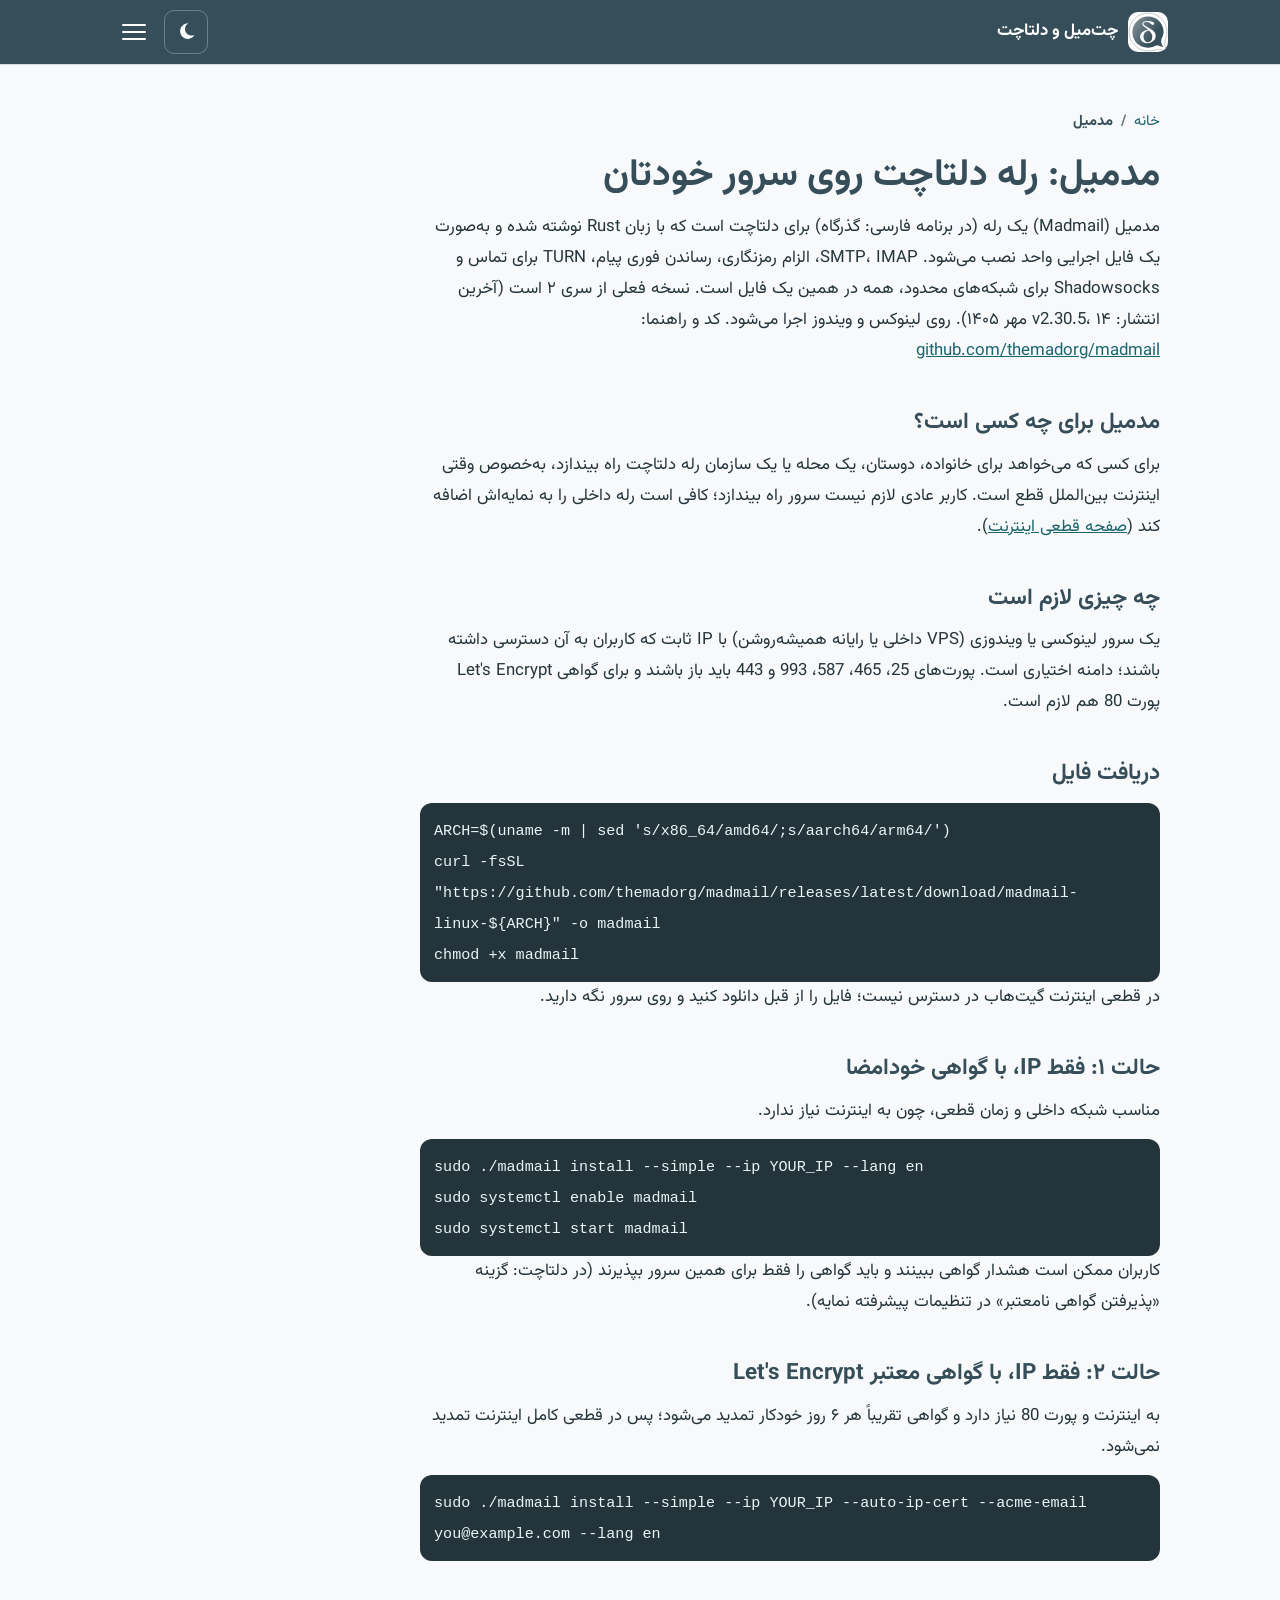
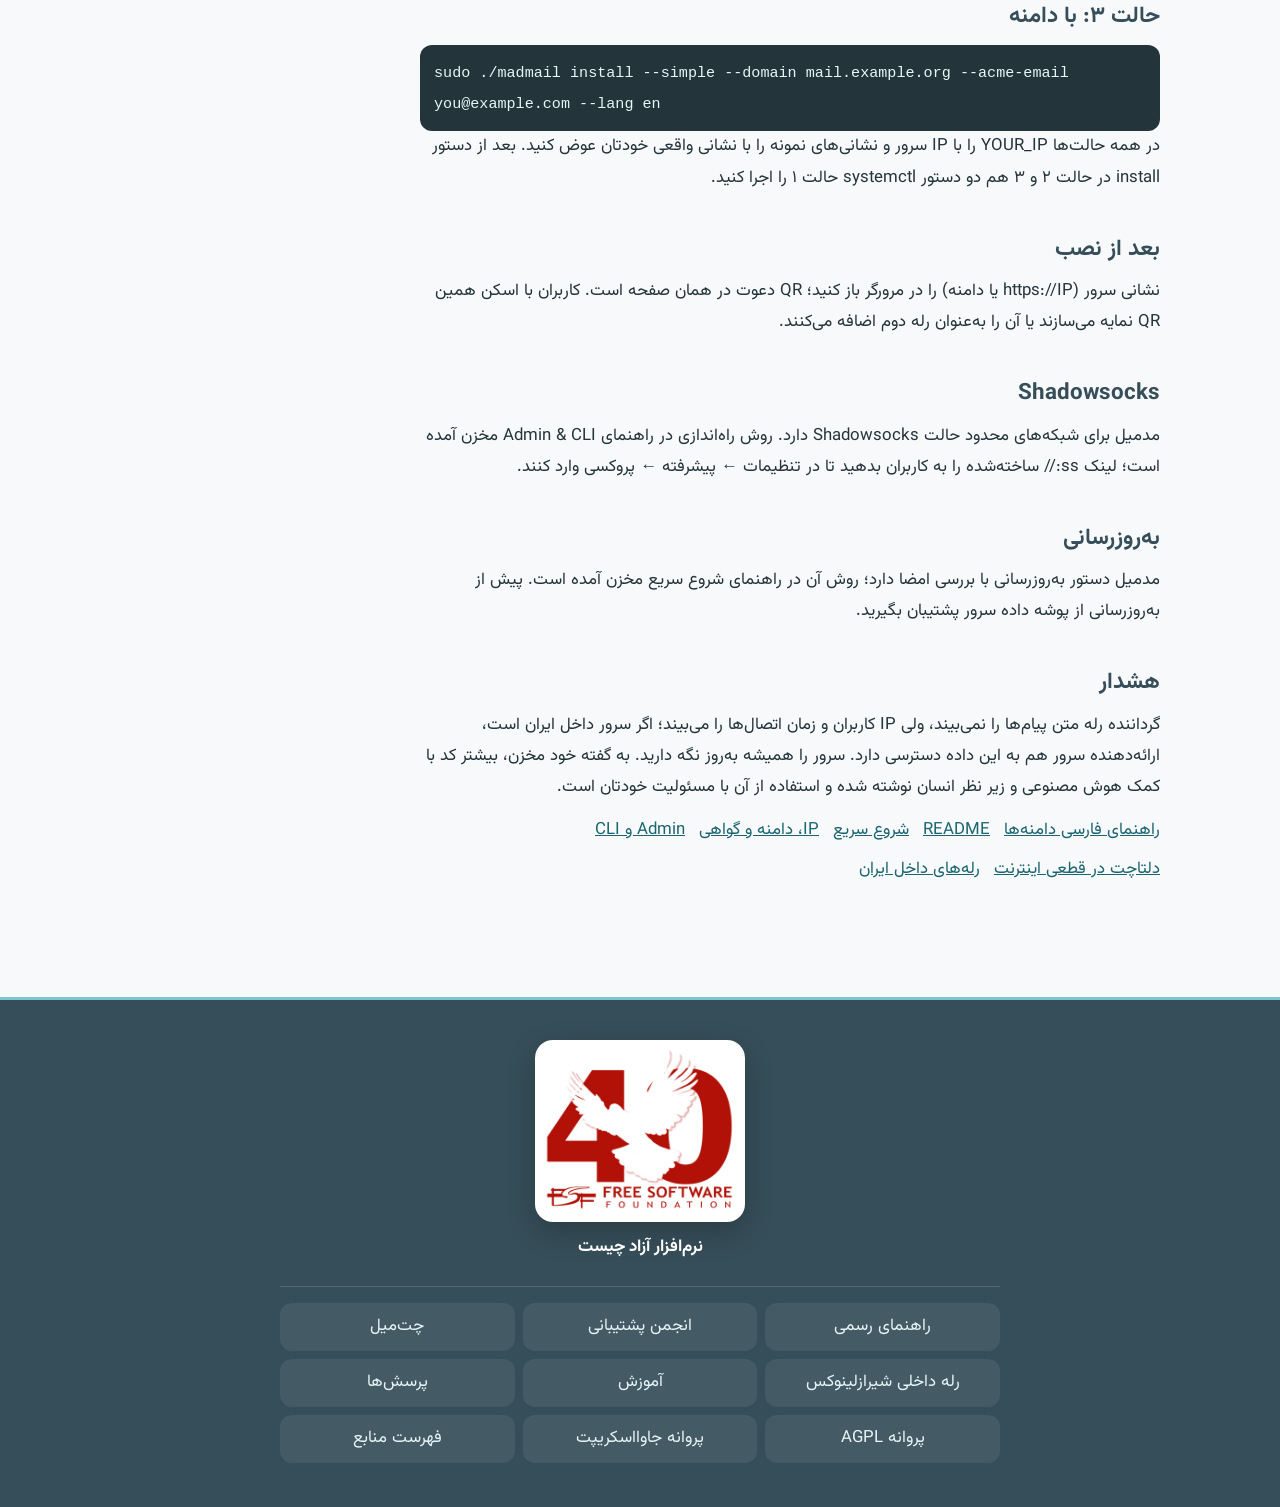
<file: madmail.html>
<!DOCTYPE html>
<html lang="fa" dir="rtl">
<head>
  <meta charset="utf-8">
  <meta name="viewport" content="width=device-width, initial-scale=1">
  <title>مدمیل (Madmail): راه‌اندازی رله دلتاچت روی سرور خودتان</title>
  <meta name="description" content="آموزش نصب مدمیل (Madmail)، رله تک‌فایلی چت‌میل برای دلتاچت، روی VPS یا رایانه با IP ثابت؛ با دامنه یا فقط IP، گواهی TLS، Shadowsocks و به‌روزرسانی.">
  <meta name="robots" content="index, follow, max-image-preview:large, max-snippet:-1, max-video-preview:-1">
  <link rel="canonical" href="https://chatmaill.ir/madmail.html">
  <link rel="alternate" hreflang="fa" href="https://chatmaill.ir/madmail.html">
  <link rel="alternate" hreflang="x-default" href="https://chatmaill.ir/madmail.html">
  <meta property="og:locale" content="fa_IR">
  <meta property="og:type" content="article">
  <meta property="article:modified_time" content="2026-10-19T10:25:00+03:30">
  <meta property="og:site_name" content="چت‌میل و دلتاچت">
  <meta property="og:title" content="مدمیل (Madmail): راه‌اندازی رله دلتاچت روی سرور خودتان">
  <meta property="og:description" content="آموزش نصب مدمیل (Madmail)، رله تک‌فایلی چت‌میل برای دلتاچت، روی VPS یا رایانه با IP ثابت؛ با دامنه یا فقط IP، گواهی TLS، Shadowsocks و به‌روزرسانی.">
  <meta property="og:url" content="https://chatmaill.ir/madmail.html">
  <meta property="og:image" content="https://chatmaill.ir/assets/og/chatmaill-og.jpg">
  <meta property="og:image:width" content="1200">
  <meta property="og:image:height" content="630">
  <meta property="og:image:alt" content="دلتاچت و چت‌میل، پیام‌رسان امن">
    <meta name="twitter:card" content="summary_large_image">
  <meta name="twitter:title" content="مدمیل (Madmail): راه‌اندازی رله دلتاچت روی سرور خودتان">
  <meta name="twitter:description" content="آموزش نصب مدمیل (Madmail)، رله تک‌فایلی چت‌میل برای دلتاچت، روی VPS یا رایانه با IP ثابت؛ با دامنه یا فقط IP، گواهی TLS، Shadowsocks و به‌روزرسانی.">
  <meta name="twitter:image" content="https://chatmaill.ir/assets/og/chatmaill-og.jpg">
  <link rel="sitemap" type="application/xml" title="نقشه سایت" href="sitemap.xml">
  <meta name="theme-color" content="#364e59" media="(prefers-color-scheme: light)">
  <meta name="theme-color" content="#0d1418" media="(prefers-color-scheme: dark)">
  <link rel="icon" href="assets/logo.svg" type="image/svg+xml">
  <link rel="apple-touch-icon" href="assets/apple-touch-icon.png">
  <link rel="preload" href="fonts/Vazirmatn-Regular.woff2" as="font" type="font/woff2" crossorigin>
  <script src="js/site.js"></script>
  <link rel="stylesheet" href="css/style.css">
  <script type="application/ld+json">
  {"@context":"https://schema.org","@graph":[{"@type":"Organization","@id":"https://chatmaill.ir/#org","name":"چت‌میل و دلتاچت","url":"https://chatmaill.ir/","logo":{"@type":"ImageObject","url":"https://chatmaill.ir/assets/apple-touch-icon.png"},"sameAs":["https://github.com/shirazlinux/chatmaill","https://delta.sudoshz.ir/"]},{"@type":"WebSite","@id":"https://chatmaill.ir/#website","name":"چت‌میل و دلتاچت","alternateName":["دلتا چت","Delta Chat فارسی"],"url":"https://chatmaill.ir/","inLanguage":"fa","publisher":{"@id":"https://chatmaill.ir/#org"}},{"@type":"WebPage","@id":"https://chatmaill.ir/madmail.html#webpage","url":"https://chatmaill.ir/madmail.html","name":"مدمیل (Madmail): راه‌اندازی رله دلتاچت روی سرور خودتان","description":"آموزش نصب مدمیل (Madmail)، رله تک‌فایلی چت‌میل برای دلتاچت، روی VPS یا رایانه با IP ثابت؛ با دامنه یا فقط IP، گواهی TLS، Shadowsocks و به‌روزرسانی.","inLanguage":"fa","isPartOf":{"@id":"https://chatmaill.ir/#website"},"primaryImageOfPage":{"@type":"ImageObject","url":"https://chatmaill.ir/assets/og/chatmaill-og.jpg"},"datePublished":"2026-10-14","dateModified":"2026-10-19","breadcrumb":{"@id":"https://chatmaill.ir/madmail.html#breadcrumb"}},{"@type":"BreadcrumbList","@id":"https://chatmaill.ir/madmail.html#breadcrumb","itemListElement":[{"@type":"ListItem","position":1,"name":"خانه","item":"https://chatmaill.ir/"},{"@type":"ListItem","position":2,"name":"مدمیل","item":"https://chatmaill.ir/madmail.html"}]},{"@type":"TechArticle","@id":"https://chatmaill.ir/madmail.html#article","headline":"مدمیل: رله دلتاچت روی سرور خودتان","description":"آموزش نصب مدمیل (Madmail)، رله تک‌فایلی چت‌میل برای دلتاچت، روی VPS یا رایانه با IP ثابت؛ با دامنه یا فقط IP، گواهی TLS، Shadowsocks و به‌روزرسانی.","inLanguage":"fa","image":"https://chatmaill.ir/assets/og/chatmaill-og.jpg","datePublished":"2026-10-14","dateModified":"2026-10-19","author":{"@id":"https://chatmaill.ir/#org"},"publisher":{"@id":"https://chatmaill.ir/#org"},"mainEntityOfPage":{"@id":"https://chatmaill.ir/madmail.html#webpage"},"about":{"@type":"SoftwareApplication","name":"Madmail"}}]}
  </script>
</head>
<body>
  <a class="skip" href="#content">رفتن به محتوا</a>
  <header class="site-header">
    <div class="header-bar">
      <a class="brand" href="index.html">
        <img class="logo" src="assets/logo.svg" alt="">
        <span>چت‌میل و دلتاچت</span>
      </a>
      <button type="button" class="theme-btn" id="theme-btn" aria-pressed="false" aria-label="تم تاریک">
        <svg class="theme-icon theme-icon-moon" viewBox="0 0 24 24" aria-hidden="true"><path fill="currentColor" d="M14.5 2.5a8.5 8.5 0 1 0 7 12.5 7 7 0 1 1-7-12.5z"/></svg>
        <svg class="theme-icon theme-icon-sun" viewBox="0 0 24 24" aria-hidden="true"><circle cx="12" cy="12" r="4" fill="none" stroke="currentColor" stroke-width="1.8"/><path fill="none" stroke="currentColor" stroke-width="1.8" stroke-linecap="round" d="M12 2.5v2.2M12 19.3v2.2M2.5 12h2.2M19.3 12h2.2M5.1 5.1l1.6 1.6M17.3 17.3l1.6 1.6M18.9 5.1l-1.6 1.6M6.7 17.3l-1.6 1.6"/></svg>
      </button>
      <input class="nav-toggle" type="checkbox" id="nav-toggle">
      <label class="nav-btn" for="nav-toggle">
        <span class="sr-only">باز و بسته کردن منو</span>
        <span></span><span></span><span></span>
      </label>
      <nav class="site-nav" aria-label="اصلی">
        <a href="index.html">خانه</a>
        <a href="downloads.html">دانلود</a>
        <a href="guides.html">آموزش</a>
        <a href="how.html">ایمیل و رمزنگاری</a>
        <a href="features.html">امکانات</a>
        <a href="bots-apps.html">مینی‌اپ و ربات</a>
        <a href="relays.html">رله‌ها</a>
        <a href="offline.html">قطعی اینترنت</a>
        <a href="madmail.html" aria-current="page">مدمیل</a>
        <a href="faq.html">پرسش‌ها</a>
        <a href="sources.html">منابع</a>
      </nav>
    </div>
  </header>

  <main id="content" class="wrap">
    <header class="page-head prose">
      <nav class="crumb" aria-label="مسیر">
        <ol>
          <li><a href="index.html">خانه</a></li>
          <li aria-current="page">مدمیل</li>
        </ol>
      </nav>
      <h1>مدمیل: رله دلتاچت روی سرور خودتان</h1>
      <p>مدمیل (Madmail) یک رله (در برنامه فارسی: گذرگاه) برای دلتاچت است که با زبان Rust نوشته شده و به‌صورت یک فایل اجرایی واحد نصب می‌شود. SMTP، IMAP، الزام رمزنگاری، رساندن فوری پیام، TURN برای تماس و Shadowsocks برای شبکه‌های محدود، همه در همین یک فایل است. نسخه فعلی از سری ۲ است (آخرین انتشار: v2.30.5، ۱۴ مهر ۱۴۰۵). روی لینوکس و ویندوز اجرا می‌شود. کد و راهنما: <a href="https://github.com/themadorg/madmail">github.com/themadorg/madmail</a></p>
    </header>

    <section class="prose" id="who">
      <h2>مدمیل برای چه کسی است؟</h2>
      <p>برای کسی که می‌خواهد برای خانواده، دوستان، یک محله یا یک سازمان رله دلتاچت راه بیندازد، به‌خصوص وقتی اینترنت بین‌الملل قطع است. کاربر عادی لازم نیست سرور راه بیندازد؛ کافی است رله داخلی را به نمایه‌اش اضافه کند (<a href="offline.html">صفحه قطعی اینترنت</a>).</p>
    </section>

    <section class="prose" id="needs">
      <h2>چه چیزی لازم است</h2>
      <p>یک سرور لینوکسی یا ویندوزی (VPS داخلی یا رایانه همیشه‌روشن) با IP ثابت که کاربران به آن دسترسی داشته باشند؛ دامنه اختیاری است. پورت‌های 25، 465، 587، 993 و 443 باید باز باشند و برای گواهی Let's Encrypt پورت 80 هم لازم است.</p>
    </section>

    <section class="prose" id="get">
      <h2>دریافت فایل</h2>
      <pre><code>ARCH=$(uname -m | sed 's/x86_64/amd64/;s/aarch64/arm64/')
curl -fsSL "https://github.com/themadorg/madmail/releases/latest/download/madmail-linux-${ARCH}" -o madmail
chmod +x madmail</code></pre>
      <p>در قطعی اینترنت گیت‌هاب در دسترس نیست؛ فایل را از قبل دانلود کنید و روی سرور نگه دارید.</p>
    </section>

    <section class="prose" id="ip-self">
      <h2>حالت ۱: فقط IP، با گواهی خودامضا</h2>
      <p>مناسب شبکه داخلی و زمان قطعی، چون به اینترنت نیاز ندارد.</p>
      <pre><code>sudo ./madmail install --simple --ip YOUR_IP --lang en
sudo systemctl enable madmail
sudo systemctl start madmail</code></pre>
      <p>کاربران ممکن است هشدار گواهی ببینند و باید گواهی را فقط برای همین سرور بپذیرند (در دلتاچت: گزینه «پذیرفتن گواهی نامعتبر» در تنظیمات پیشرفته نمایه).</p>
    </section>

    <section class="prose" id="ip-le">
      <h2>حالت ۲: فقط IP، با گواهی معتبر Let's Encrypt</h2>
      <p>به اینترنت و پورت 80 نیاز دارد و گواهی تقریباً هر ۶ روز خودکار تمدید می‌شود؛ پس در قطعی کامل اینترنت تمدید نمی‌شود.</p>
      <pre><code>sudo ./madmail install --simple --ip YOUR_IP --auto-ip-cert --acme-email you@example.com --lang en</code></pre>
    </section>

    <section class="prose" id="domain">
      <h2>حالت ۳: با دامنه</h2>
      <pre><code>sudo ./madmail install --simple --domain mail.example.org --acme-email you@example.com --lang en</code></pre>
      <p>در همه حالت‌ها YOUR_IP را با IP سرور و نشانی‌های نمونه را با نشانی واقعی خودتان عوض کنید. بعد از دستور install در حالت ۲ و ۳ هم دو دستور systemctl حالت ۱ را اجرا کنید.</p>
    </section>

    <section class="prose" id="after">
      <h2>بعد از نصب</h2>
      <p>نشانی سرور (https://IP یا دامنه) را در مرورگر باز کنید؛ QR دعوت در همان صفحه است. کاربران با اسکن همین QR نمایه می‌سازند یا آن را به‌عنوان رله دوم اضافه می‌کنند.</p>
    </section>

    <section class="prose" id="shadowsocks">
      <h2>Shadowsocks</h2>
      <p>مدمیل برای شبکه‌های محدود حالت Shadowsocks دارد. روش راه‌اندازی در راهنمای Admin &amp; CLI مخزن آمده است؛ لینک ss:// ساخته‌شده را به کاربران بدهید تا در تنظیمات ← پیشرفته ← پروکسی وارد کنند.</p>
    </section>

    <section class="prose" id="update">
      <h2>به‌روزرسانی</h2>
      <p>مدمیل دستور به‌روزرسانی با بررسی امضا دارد؛ روش آن در راهنمای شروع سریع مخزن آمده است. پیش از به‌روزرسانی از پوشه داده سرور پشتیبان بگیرید.</p>
    </section>

    <section class="prose" id="warning">
      <h2>هشدار</h2>
      <p>گرداننده رله متن پیام‌ها را نمی‌بیند، ولی IP کاربران و زمان اتصال‌ها را می‌بیند؛ اگر سرور داخل ایران است، ارائه‌دهنده سرور هم به این داده دسترسی دارد. سرور را همیشه به‌روز نگه دارید. به گفته خود مخزن، بیشتر کد با کمک هوش مصنوعی و زیر نظر انسان نوشته شده و استفاده از آن با مسئولیت خودتان است.</p>
      <ul class="links">
        <li><a href="https://github.com/themadorg/madmail/blob/main/docs/guide/recipes/server-domains_fa.md">راهنمای فارسی دامنه‌ها</a></li>
        <li><a href="https://github.com/themadorg/madmail/blob/main/README.md">README</a></li>
        <li><a href="https://github.com/themadorg/madmail/blob/main/docs/project/user-guide/02-quick-start.md">شروع سریع</a></li>
        <li><a href="https://github.com/themadorg/madmail/blob/main/docs/project/user-guide/11-deployment-ip-domain-certs.md">IP، دامنه و گواهی</a></li>
        <li><a href="https://github.com/themadorg/madmail/blob/main/docs/project/user-guide/07-admin-and-cli.md">Admin و CLI</a></li>
        <li><a href="offline.html">دلتاچت در قطعی اینترنت</a></li>
        <li><a href="relays.html">رله‌های داخل ایران</a></li>
      </ul>
    </section>
  </main>

  <footer class="site-footer">
    <div class="footer-inner">
      <a class="fsf-mark" href="https://sudoshz.ir/what-is-free-software">
        <img decoding="async" loading="lazy" src="assets/fsf-logo.png" width="420" height="360" alt="نشان بنیاد نرم‌افزار آزاد">
        <span>نرم‌افزار آزاد چیست</span>
      </a>
      <nav aria-label="منابع رسمی">
        <a href="https://delta.chat/fa/help">راهنمای رسمی</a>
        <a href="https://support.delta.chat/">انجمن پشتیبانی</a>
        <a href="https://chatmail.at/">چت‌میل</a>
        <a href="https://delta.sudoshz.ir/">رله داخلی شیرازلینوکس</a>
        <a href="guides.html">آموزش</a>
        <a href="faq.html">پرسش‌ها</a>
        <a href="license.html">پروانه AGPL</a>
        <a href="license.html#jslicense-labels1" rel="jslicense">پروانه جاوااسکریپت</a>
        <a href="sources.html">فهرست منابع</a>
      </nav>
    </div>
  </footer>
</body>
</html>
</file>
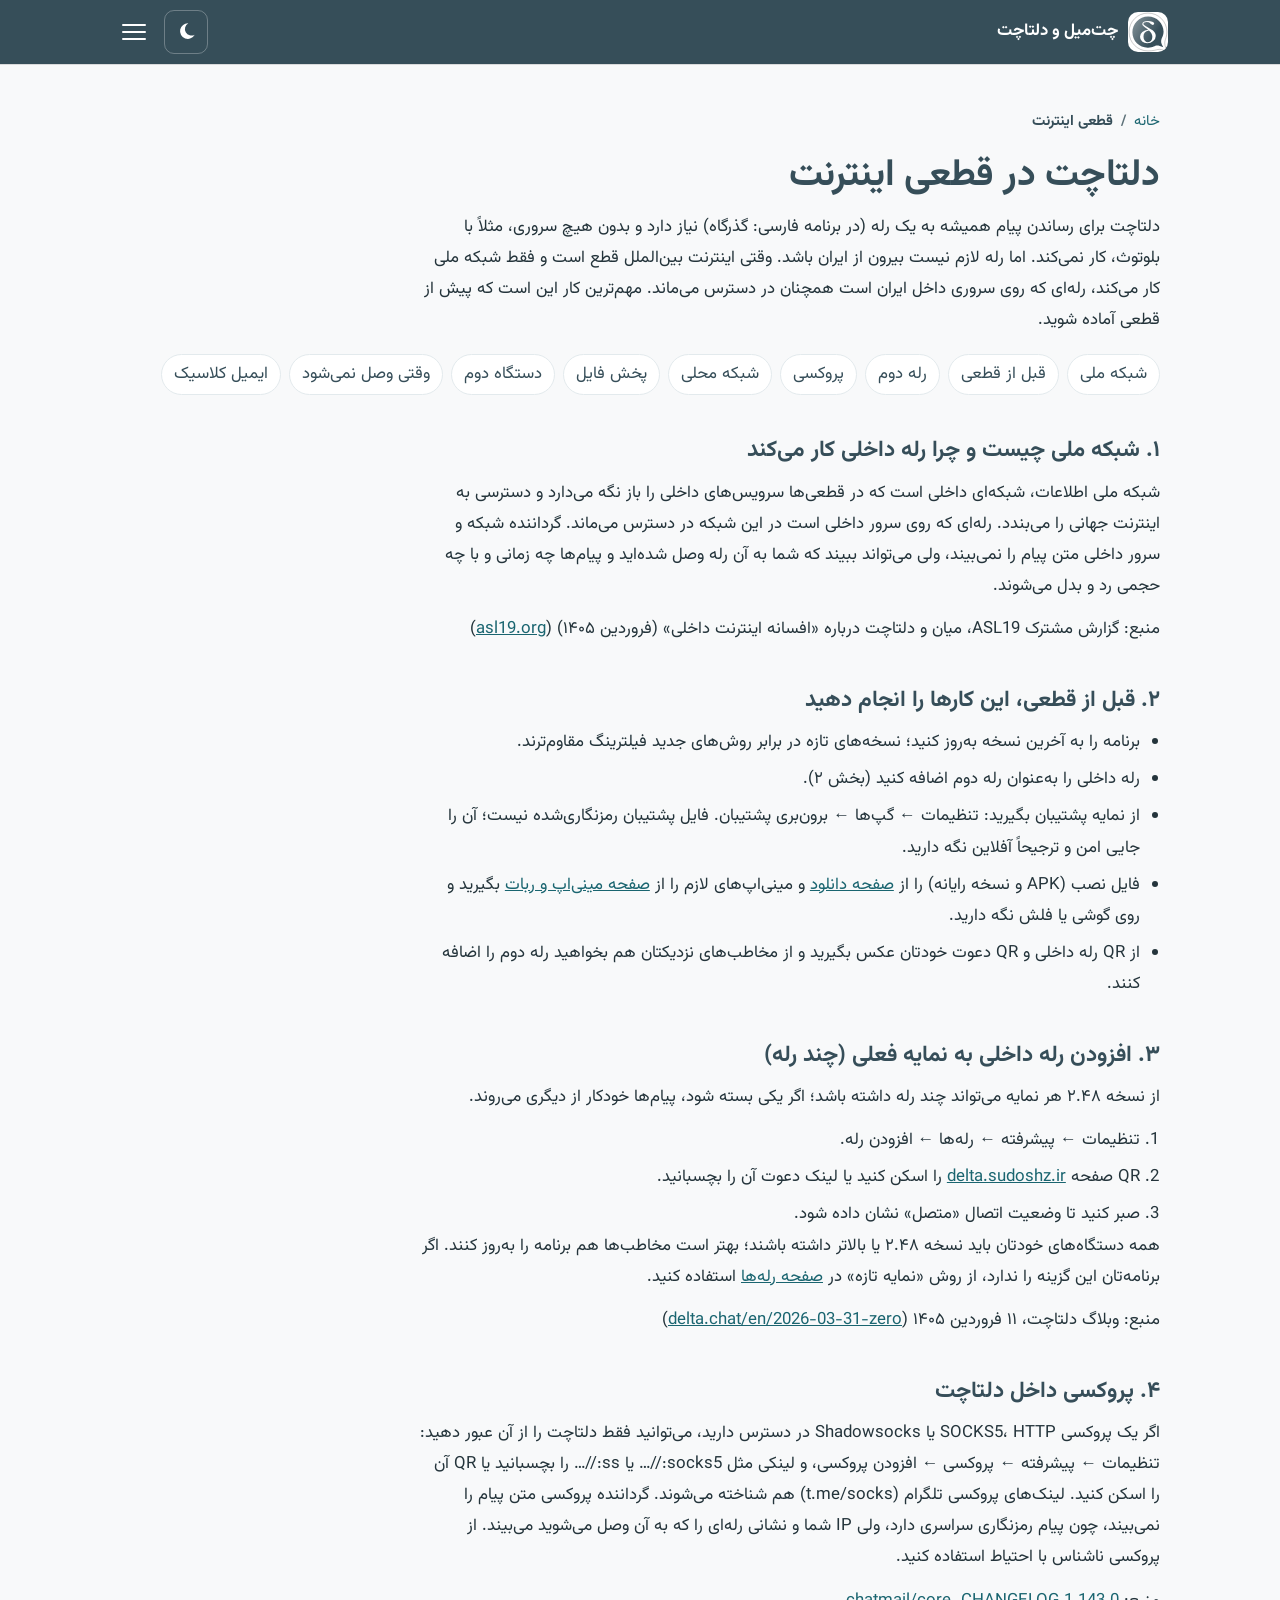
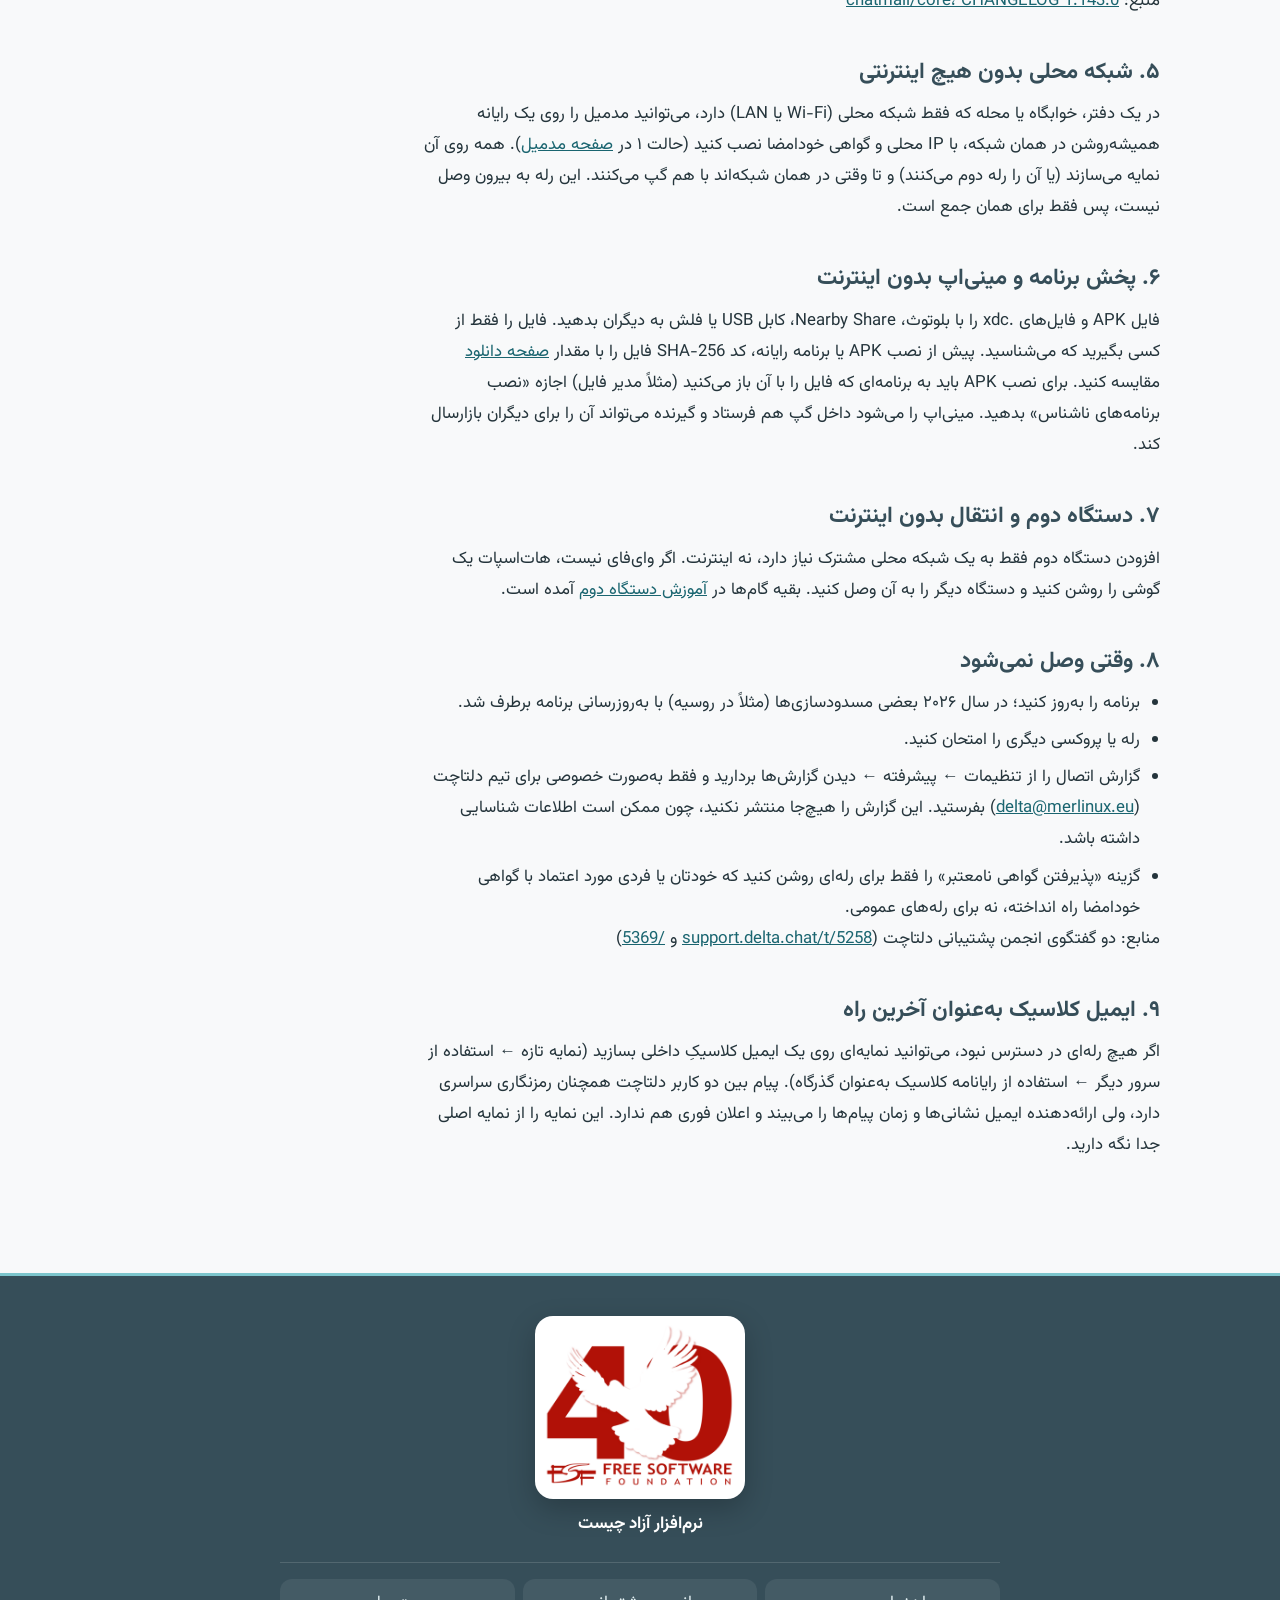
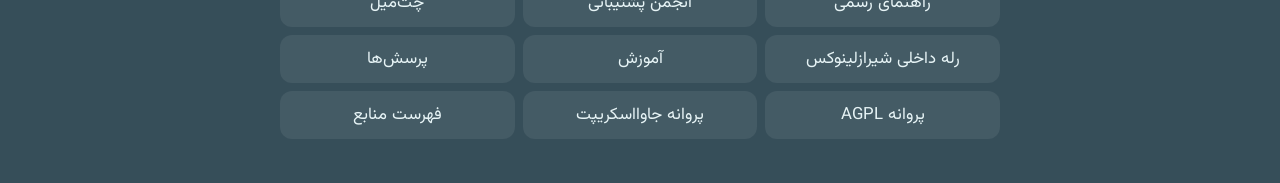
<file: offline.html>
<!DOCTYPE html>
<html lang="fa" dir="rtl">
<head>
  <meta charset="utf-8">
  <meta name="viewport" content="width=device-width, initial-scale=1">
  <title>دلتاچت در قطعی اینترنت: پیام‌رسان روی شبکه ملی و بدون اینترنت</title>
  <meta name="description" content="آمادگی برای قطعی اینترنت با دلتاچت: افزودن رله داخلی، تنظیم پروکسی، شبکه محلی با مدمیل، پخش APK و مینی‌اپ بدون اینترنت و انتقال نمایه به دستگاه دوم.">
  <meta name="robots" content="index, follow, max-image-preview:large, max-snippet:-1, max-video-preview:-1">
  <link rel="canonical" href="https://chatmaill.ir/offline.html">
  <link rel="alternate" hreflang="fa" href="https://chatmaill.ir/offline.html">
  <link rel="alternate" hreflang="x-default" href="https://chatmaill.ir/offline.html">
  <meta property="og:locale" content="fa_IR">
  <meta property="og:type" content="article">
  <meta property="article:modified_time" content="2026-10-19T10:25:00+03:30">
  <meta property="og:site_name" content="چت‌میل و دلتاچت">
  <meta property="og:title" content="دلتاچت در قطعی اینترنت: پیام‌رسان روی شبکه ملی و بدون اینترنت">
  <meta property="og:description" content="آمادگی برای قطعی اینترنت با دلتاچت: افزودن رله داخلی، تنظیم پروکسی، شبکه محلی با مدمیل، پخش APK و مینی‌اپ بدون اینترنت و انتقال نمایه به دستگاه دوم.">
  <meta property="og:url" content="https://chatmaill.ir/offline.html">
  <meta property="og:image" content="https://chatmaill.ir/assets/og/chatmaill-og.jpg">
  <meta property="og:image:width" content="1200">
  <meta property="og:image:height" content="630">
  <meta property="og:image:alt" content="دلتاچت و چت‌میل، پیام‌رسان امن">
    <meta name="twitter:card" content="summary_large_image">
  <meta name="twitter:title" content="دلتاچت در قطعی اینترنت: پیام‌رسان روی شبکه ملی و بدون اینترنت">
  <meta name="twitter:description" content="آمادگی برای قطعی اینترنت با دلتاچت: افزودن رله داخلی، تنظیم پروکسی، شبکه محلی با مدمیل، پخش APK و مینی‌اپ بدون اینترنت و انتقال نمایه به دستگاه دوم.">
  <meta name="twitter:image" content="https://chatmaill.ir/assets/og/chatmaill-og.jpg">
  <link rel="sitemap" type="application/xml" title="نقشه سایت" href="sitemap.xml">
  <meta name="theme-color" content="#364e59" media="(prefers-color-scheme: light)">
  <meta name="theme-color" content="#0d1418" media="(prefers-color-scheme: dark)">
  <link rel="icon" href="assets/logo.svg" type="image/svg+xml">
  <link rel="apple-touch-icon" href="assets/apple-touch-icon.png">
  <link rel="preload" href="fonts/Vazirmatn-Regular.woff2" as="font" type="font/woff2" crossorigin>
  <script src="js/site.js"></script>
  <link rel="stylesheet" href="css/style.css">
  <script type="application/ld+json">
  {"@context":"https://schema.org","@graph":[{"@type":"Organization","@id":"https://chatmaill.ir/#org","name":"چت‌میل و دلتاچت","url":"https://chatmaill.ir/","logo":{"@type":"ImageObject","url":"https://chatmaill.ir/assets/apple-touch-icon.png"},"sameAs":["https://github.com/shirazlinux/chatmaill","https://delta.sudoshz.ir/"]},{"@type":"WebSite","@id":"https://chatmaill.ir/#website","name":"چت‌میل و دلتاچت","alternateName":["دلتا چت","Delta Chat فارسی"],"url":"https://chatmaill.ir/","inLanguage":"fa","publisher":{"@id":"https://chatmaill.ir/#org"}},{"@type":"WebPage","@id":"https://chatmaill.ir/offline.html#webpage","url":"https://chatmaill.ir/offline.html","name":"دلتاچت در قطعی اینترنت: پیام‌رسان روی شبکه ملی و بدون اینترنت","description":"آمادگی برای قطعی اینترنت با دلتاچت: افزودن رله داخلی، تنظیم پروکسی، شبکه محلی با مدمیل، پخش APK و مینی‌اپ بدون اینترنت و انتقال نمایه به دستگاه دوم.","inLanguage":"fa","isPartOf":{"@id":"https://chatmaill.ir/#website"},"primaryImageOfPage":{"@type":"ImageObject","url":"https://chatmaill.ir/assets/og/chatmaill-og.jpg"},"datePublished":"2026-10-14","dateModified":"2026-10-19","breadcrumb":{"@id":"https://chatmaill.ir/offline.html#breadcrumb"}},{"@type":"BreadcrumbList","@id":"https://chatmaill.ir/offline.html#breadcrumb","itemListElement":[{"@type":"ListItem","position":1,"name":"خانه","item":"https://chatmaill.ir/"},{"@type":"ListItem","position":2,"name":"قطعی اینترنت","item":"https://chatmaill.ir/offline.html"}]},{"@type":"TechArticle","@id":"https://chatmaill.ir/offline.html#article","headline":"دلتاچت در قطعی اینترنت","description":"آمادگی برای قطعی اینترنت با دلتاچت: افزودن رله داخلی، تنظیم پروکسی، شبکه محلی با مدمیل، پخش APK و مینی‌اپ بدون اینترنت و انتقال نمایه به دستگاه دوم.","inLanguage":"fa","image":"https://chatmaill.ir/assets/og/chatmaill-og.jpg","datePublished":"2026-10-14","dateModified":"2026-10-19","author":{"@id":"https://chatmaill.ir/#org"},"publisher":{"@id":"https://chatmaill.ir/#org"},"mainEntityOfPage":{"@id":"https://chatmaill.ir/offline.html#webpage"},"about":{"@type":"SoftwareApplication","name":"Delta Chat"}}]}
  </script>
</head>
<body>
  <a class="skip" href="#content">رفتن به محتوا</a>
  <header class="site-header">
    <div class="header-bar">
      <a class="brand" href="index.html">
        <img class="logo" src="assets/logo.svg" alt="">
        <span>چت‌میل و دلتاچت</span>
      </a>
      <button type="button" class="theme-btn" id="theme-btn" aria-pressed="false" aria-label="تم تاریک">
        <svg class="theme-icon theme-icon-moon" viewBox="0 0 24 24" aria-hidden="true"><path fill="currentColor" d="M14.5 2.5a8.5 8.5 0 1 0 7 12.5 7 7 0 1 1-7-12.5z"/></svg>
        <svg class="theme-icon theme-icon-sun" viewBox="0 0 24 24" aria-hidden="true"><circle cx="12" cy="12" r="4" fill="none" stroke="currentColor" stroke-width="1.8"/><path fill="none" stroke="currentColor" stroke-width="1.8" stroke-linecap="round" d="M12 2.5v2.2M12 19.3v2.2M2.5 12h2.2M19.3 12h2.2M5.1 5.1l1.6 1.6M17.3 17.3l1.6 1.6M18.9 5.1l-1.6 1.6M6.7 17.3l-1.6 1.6"/></svg>
      </button>
      <input class="nav-toggle" type="checkbox" id="nav-toggle">
      <label class="nav-btn" for="nav-toggle">
        <span class="sr-only">باز و بسته کردن منو</span>
        <span></span><span></span><span></span>
      </label>
      <nav class="site-nav" aria-label="اصلی">
        <a href="index.html">خانه</a>
        <a href="downloads.html">دانلود</a>
        <a href="guides.html">آموزش</a>
        <a href="how.html">ایمیل و رمزنگاری</a>
        <a href="features.html">امکانات</a>
        <a href="bots-apps.html">مینی‌اپ و ربات</a>
        <a href="relays.html">رله‌ها</a>
        <a href="offline.html" aria-current="page">قطعی اینترنت</a>
        <a href="madmail.html">مدمیل</a>
        <a href="faq.html">پرسش‌ها</a>
        <a href="sources.html">منابع</a>
      </nav>
    </div>
  </header>

  <main id="content" class="wrap">
    <header class="page-head prose">
      <nav class="crumb" aria-label="مسیر">
        <ol>
          <li><a href="index.html">خانه</a></li>
          <li aria-current="page">قطعی اینترنت</li>
        </ol>
      </nav>
      <h1>دلتاچت در قطعی اینترنت</h1>
      <p>دلتاچت برای رساندن پیام همیشه به یک رله (در برنامه فارسی: گذرگاه) نیاز دارد و بدون هیچ سروری، مثلاً با بلوتوث، کار نمی‌کند. اما رله لازم نیست بیرون از ایران باشد. وقتی اینترنت بین‌الملل قطع است و فقط شبکه ملی کار می‌کند، رله‌ای که روی سروری داخل ایران است همچنان در دسترس می‌ماند. مهم‌ترین کار این است که پیش از قطعی آماده شوید.</p>
    </header>

    <ul class="toc">
      <li><a href="#national">شبکه ملی</a></li>
      <li><a href="#before">قبل از قطعی</a></li>
      <li><a href="#second-relay">رله دوم</a></li>
      <li><a href="#proxy">پروکسی</a></li>
      <li><a href="#lan">شبکه محلی</a></li>
      <li><a href="#share">پخش فایل</a></li>
      <li><a href="#device">دستگاه دوم</a></li>
      <li><a href="#stuck">وقتی وصل نمی‌شود</a></li>
      <li><a href="#classic">ایمیل کلاسیک</a></li>
    </ul>

    <section class="prose" id="national">
      <h2>۱. شبکه ملی چیست و چرا رله داخلی کار می‌کند</h2>
      <p>شبکه ملی اطلاعات، شبکه‌ای داخلی است که در قطعی‌ها سرویس‌های داخلی را باز نگه می‌دارد و دسترسی به اینترنت جهانی را می‌بندد. رله‌ای که روی سرور داخلی است در این شبکه در دسترس می‌ماند. گرداننده شبکه و سرور داخلی متن پیام را نمی‌بیند، ولی می‌تواند ببیند که شما به آن رله وصل شده‌اید و پیام‌ها چه زمانی و با چه حجمی رد و بدل می‌شوند.</p>
      <p>منبع: گزارش مشترک ASL19، میان و دلتاچت درباره «افسانه اینترنت داخلی» (فروردین ۱۴۰۵) (<a href="https://asl19.org/en/blog/2026-04-07-the-myth-of-domestic-internet-in-iran">asl19.org</a>)</p>
    </section>
    <section class="prose" id="before">
      <h2>۲. قبل از قطعی، این کارها را انجام دهید</h2>
      <ul class="plain-list">
        <li>برنامه را به آخرین نسخه به‌روز کنید؛ نسخه‌های تازه در برابر روش‌های جدید فیلترینگ مقاوم‌ترند.</li>
        <li>رله داخلی را به‌عنوان رله دوم اضافه کنید (بخش ۲).</li>
        <li>از نمایه پشتیبان بگیرید: تنظیمات ← گپ‌ها ← برون‌بری پشتیبان. فایل پشتیبان رمزنگاری‌شده نیست؛ آن را جایی امن و ترجیحاً آفلاین نگه دارید.</li>
        <li>فایل نصب (APK و نسخه رایانه) را از <a href="downloads.html">صفحه دانلود</a> و مینی‌اپ‌های لازم را از <a href="bots-apps.html">صفحه مینی‌اپ و ربات</a> بگیرید و روی گوشی یا فلش نگه دارید.</li>
        <li>از QR رله داخلی و QR دعوت خودتان عکس بگیرید و از مخاطب‌های نزدیکتان هم بخواهید رله دوم را اضافه کنند.</li>
      </ul>
    </section>
    <section class="prose" id="second-relay">
      <h2>۳. افزودن رله داخلی به نمایه فعلی (چند رله)</h2>
      <p>از نسخه ۲.۴۸ هر نمایه می‌تواند چند رله داشته باشد؛ اگر یکی بسته شود، پیام‌ها خودکار از دیگری می‌روند.</p>
      <ol class="plain-list">
        <li>تنظیمات ← پیشرفته ← رله‌ها ← افزودن رله.</li>
        <li>QR صفحه <a href="https://delta.sudoshz.ir/">delta.sudoshz.ir</a> را اسکن کنید یا لینک دعوت آن را بچسبانید.</li>
        <li>صبر کنید تا وضعیت اتصال «متصل» نشان داده شود.</li>
      </ol>
      <p>همه دستگاه‌های خودتان باید نسخه ۲.۴۸ یا بالاتر داشته باشند؛ بهتر است مخاطب‌ها هم برنامه را به‌روز کنند. اگر برنامه‌تان این گزینه را ندارد، از روش «نمایه تازه» در <a href="relays.html#join">صفحه رله‌ها</a> استفاده کنید.</p>
      <p>منبع: وبلاگ دلتاچت، ۱۱ فروردین ۱۴۰۵ (<a href="https://delta.chat/en/2026-03-31-zero">delta.chat/en/2026-03-31-zero</a>)</p>
    </section>
    <section class="prose" id="proxy">
      <h2>۴. پروکسی داخل دلتاچت</h2>
      <p>اگر یک پروکسی SOCKS5، HTTP یا Shadowsocks در دسترس دارید، می‌توانید فقط دلتاچت را از آن عبور دهید: تنظیمات ← پیشرفته ← پروکسی ← افزودن پروکسی، و لینکی مثل socks5://… یا ss://… را بچسبانید یا QR آن را اسکن کنید. لینک‌های پروکسی تلگرام (t.me/socks) هم شناخته می‌شوند. گرداننده پروکسی متن پیام را نمی‌بیند، چون پیام رمزنگاری سراسری دارد، ولی IP شما و نشانی رله‌ای را که به آن وصل می‌شوید می‌بیند. از پروکسی ناشناس با احتیاط استفاده کنید.</p>
      <p>منبع: <a href="https://github.com/chatmail/core/blob/main/CHANGELOG.md">chatmail/core، CHANGELOG 1.143.0</a></p>
    </section>
    <section class="prose" id="lan">
      <h2>۵. شبکه محلی بدون هیچ اینترنتی</h2>
      <p>در یک دفتر، خوابگاه یا محله که فقط شبکه محلی (Wi-Fi یا LAN) دارد، می‌توانید مدمیل را روی یک رایانه همیشه‌روشن در همان شبکه، با IP محلی و گواهی خودامضا نصب کنید (حالت ۱ در <a href="madmail.html">صفحه مدمیل</a>). همه روی آن نمایه می‌سازند (یا آن را رله دوم می‌کنند) و تا وقتی در همان شبکه‌اند با هم گپ می‌کنند. این رله به بیرون وصل نیست، پس فقط برای همان جمع است.</p>
    </section>
    <section class="prose" id="share">
      <h2>۶. پخش برنامه و مینی‌اپ بدون اینترنت</h2>
      <p>فایل APK و فایل‌های .xdc را با بلوتوث، Nearby Share، کابل USB یا فلش به دیگران بدهید. فایل را فقط از کسی بگیرید که می‌شناسید. پیش از نصب APK یا برنامه رایانه، کد SHA-256 فایل را با مقدار <a href="downloads.html">صفحه دانلود</a> مقایسه کنید. برای نصب APK باید به برنامه‌ای که فایل را با آن باز می‌کنید (مثلاً مدیر فایل) اجازه «نصب برنامه‌های ناشناس» بدهید. مینی‌اپ را می‌شود داخل گپ هم فرستاد و گیرنده می‌تواند آن را برای دیگران بازارسال کند.</p>
    </section>
    <section class="prose" id="device">
      <h2>۷. دستگاه دوم و انتقال بدون اینترنت</h2>
      <p>افزودن دستگاه دوم فقط به یک شبکه محلی مشترک نیاز دارد، نه اینترنت. اگر وای‌فای نیست، هات‌اسپات یک گوشی را روشن کنید و دستگاه دیگر را به آن وصل کنید. بقیه گام‌ها در <a href="guides.html#second">آموزش دستگاه دوم</a> آمده است.</p>
    </section>
    <section class="prose" id="stuck">
      <h2>۸. وقتی وصل نمی‌شود</h2>
      <ul class="plain-list">
        <li>برنامه را به‌روز کنید؛ در سال ۲۰۲۶ بعضی مسدودسازی‌ها (مثلاً در روسیه) با به‌روزرسانی برنامه برطرف شد.</li>
        <li>رله یا پروکسی دیگری را امتحان کنید.</li>
        <li>گزارش اتصال را از تنظیمات ← پیشرفته ← دیدن گزارش‌ها بردارید و فقط به‌صورت خصوصی برای تیم دلتاچت (<a href="mailto:delta@merlinux.eu">delta@merlinux.eu</a>) بفرستید. این گزارش را هیچ‌جا منتشر نکنید، چون ممکن است اطلاعات شناسایی داشته باشد.</li>
        <li>گزینه «پذیرفتن گواهی نامعتبر» را فقط برای رله‌ای روشن کنید که خودتان یا فردی مورد اعتماد با گواهی خودامضا راه انداخته، نه برای رله‌های عمومی.</li>
      </ul>
      <p>منابع: دو گفتگوی انجمن پشتیبانی دلتاچت (<a href="https://support.delta.chat/t/5258">support.delta.chat/t/5258</a> و <a href="https://support.delta.chat/t/5369">/5369</a>)</p>
    </section>
    <section class="prose" id="classic">
      <h2>۹. ایمیل کلاسیک به‌عنوان آخرین راه</h2>
      <p>اگر هیچ رله‌ای در دسترس نبود، می‌توانید نمایه‌ای روی یک ایمیل کلاسیکِ داخلی بسازید (نمایه تازه ← استفاده از سرور دیگر ← استفاده از رایانامه کلاسیک به‌عنوان گذرگاه). پیام بین دو کاربر دلتاچت همچنان رمزنگاری سراسری دارد، ولی ارائه‌دهنده ایمیل نشانی‌ها و زمان پیام‌ها را می‌بیند و اعلان فوری هم ندارد. این نمایه را از نمایه اصلی جدا نگه دارید.</p>
    </section>








  </main>

  <footer class="site-footer">
    <div class="footer-inner">
      <a class="fsf-mark" href="https://sudoshz.ir/what-is-free-software">
        <img decoding="async" loading="lazy" src="assets/fsf-logo.png" width="420" height="360" alt="نشان بنیاد نرم‌افزار آزاد">
        <span>نرم‌افزار آزاد چیست</span>
      </a>
      <nav aria-label="منابع رسمی">
        <a href="https://delta.chat/fa/help">راهنمای رسمی</a>
        <a href="https://support.delta.chat/">انجمن پشتیبانی</a>
        <a href="https://chatmail.at/">چت‌میل</a>
        <a href="https://delta.sudoshz.ir/">رله داخلی شیرازلینوکس</a>
        <a href="guides.html">آموزش</a>
        <a href="faq.html">پرسش‌ها</a>
        <a href="license.html">پروانه AGPL</a>
        <a href="license.html#jslicense-labels1" rel="jslicense">پروانه جاوااسکریپت</a>
        <a href="sources.html">فهرست منابع</a>
      </nav>
    </div>
  </footer>
</body>
</html>
</file>
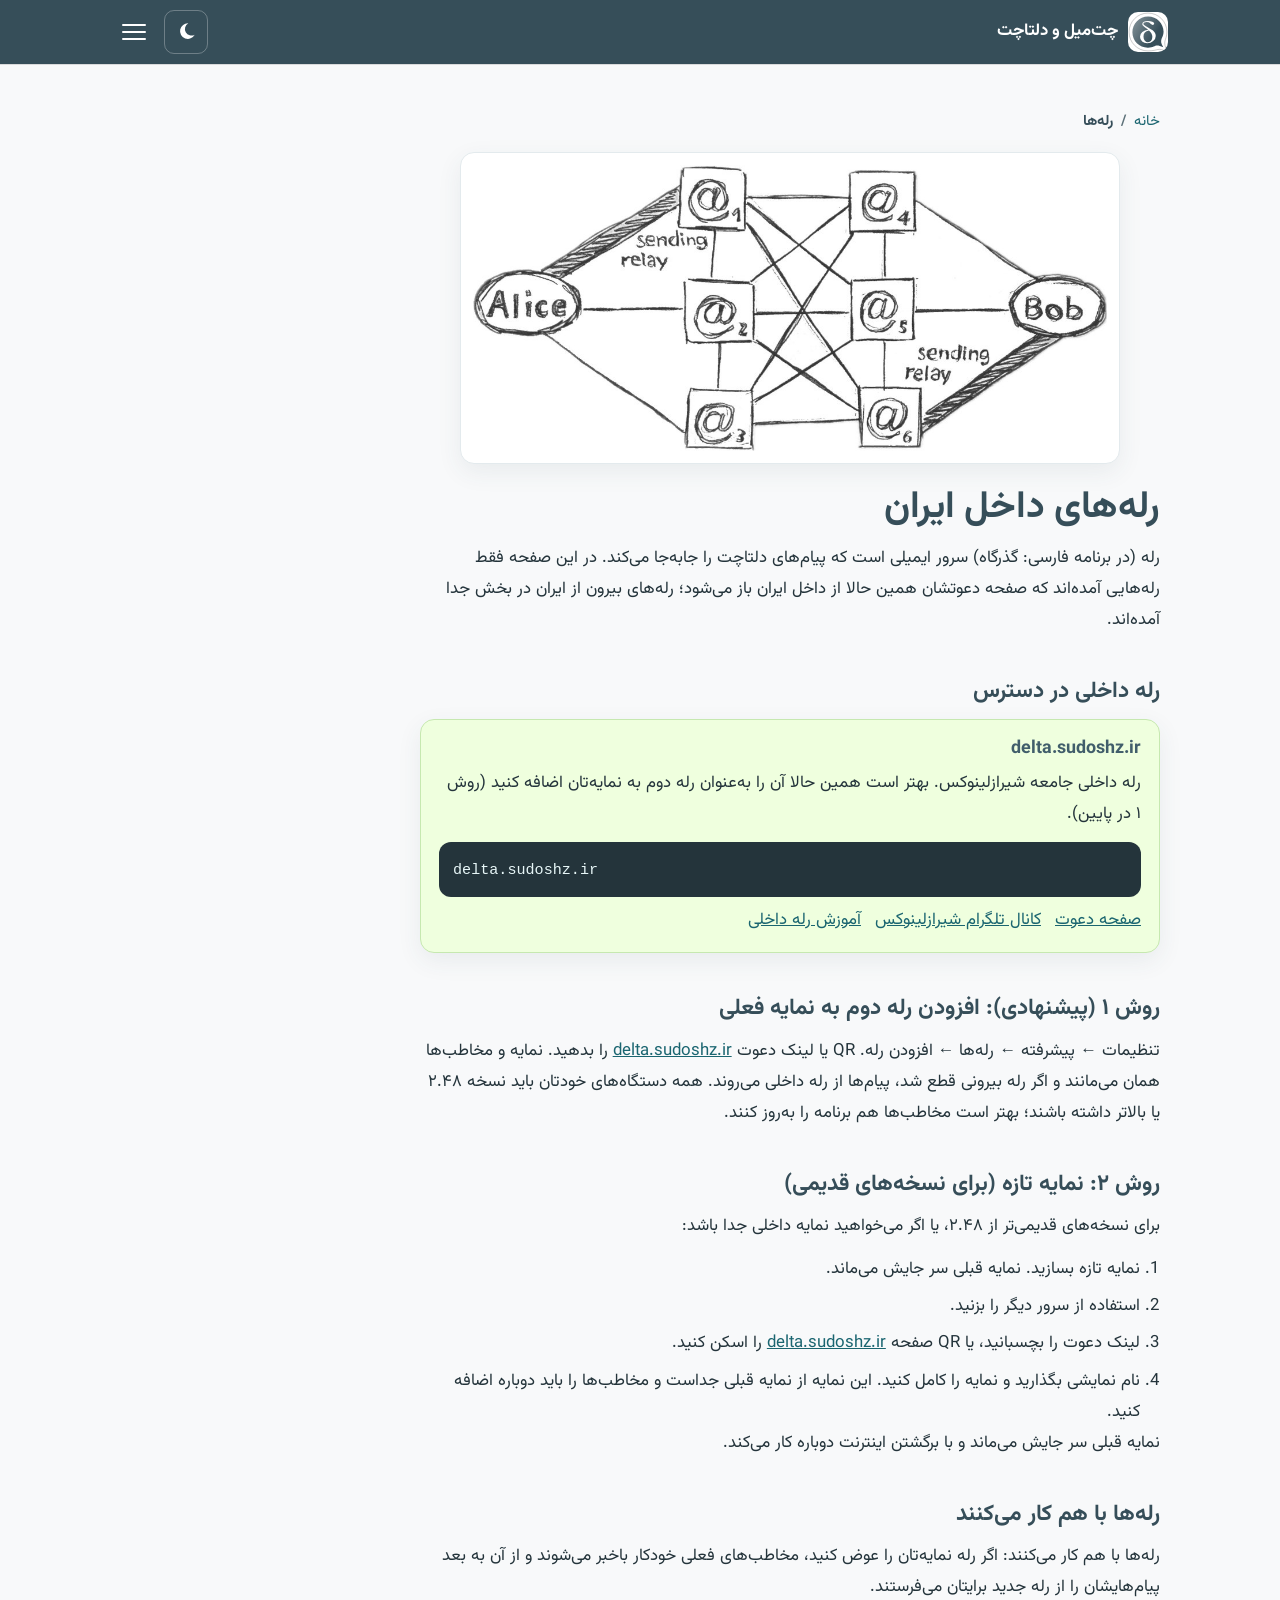
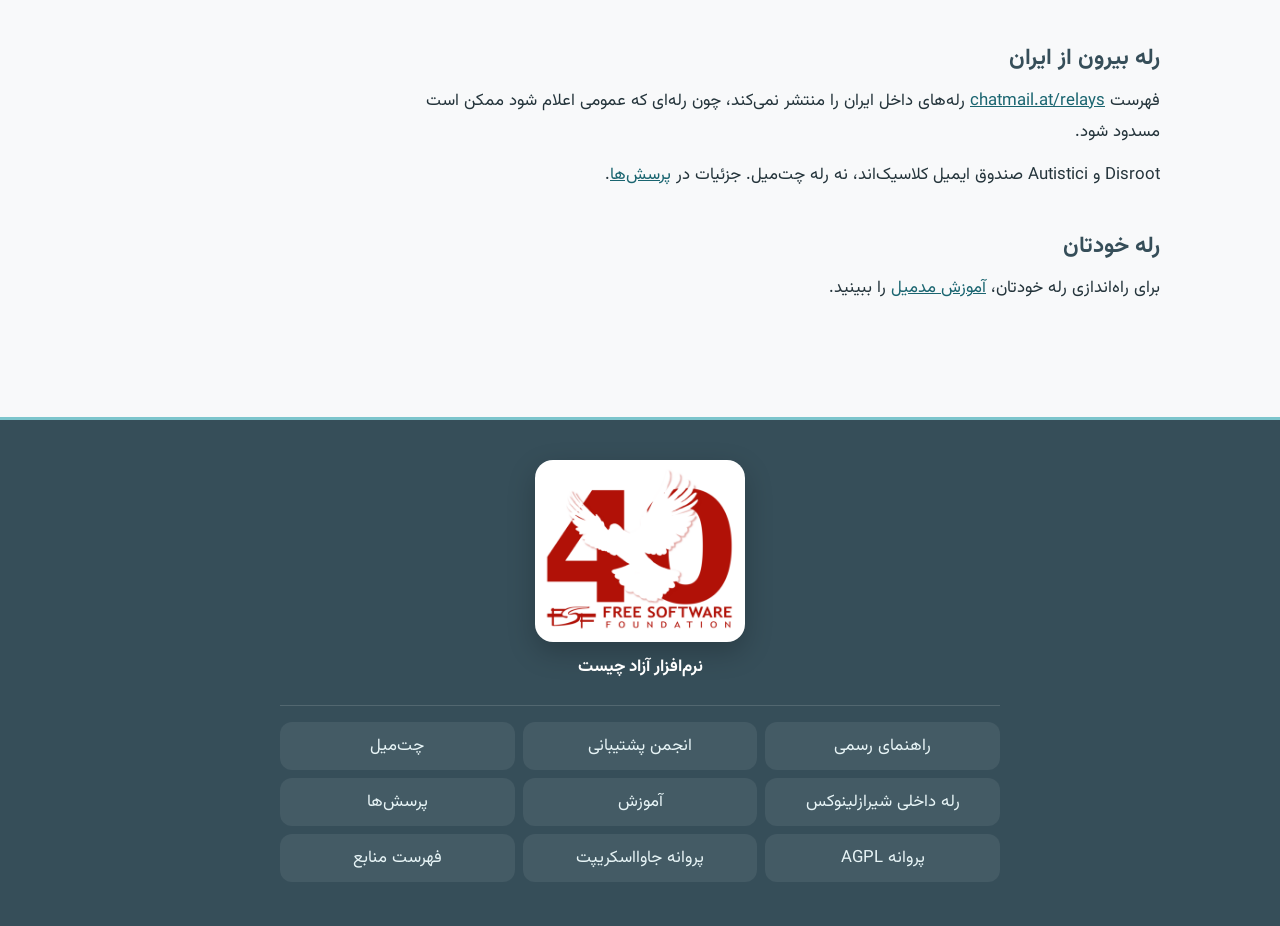
<file: relays.html>
<!DOCTYPE html>
<html lang="fa" dir="rtl">
<head>
  <meta charset="utf-8">
  <meta name="viewport" content="width=device-width, initial-scale=1">
  <title>رله (گذرگاه) چت‌میل داخل ایران برای دلتاچت</title>
  <meta name="description" content="رله داخلی چت‌میل delta.sudoshz.ir و آموزش افزودن آن به‌عنوان رله دوم در دلتاچت، تا در قطعی اینترنت بین‌الملل هم پیام‌رسانی ادامه پیدا کند؛ به‌همراه رله‌های بیرون از ایران.">
  <meta name="robots" content="index, follow, max-image-preview:large, max-snippet:-1, max-video-preview:-1">
  <link rel="canonical" href="https://chatmaill.ir/relays.html">
  <link rel="alternate" hreflang="fa" href="https://chatmaill.ir/relays.html">
  <link rel="alternate" hreflang="x-default" href="https://chatmaill.ir/relays.html">
  <meta property="og:locale" content="fa_IR">
  <meta property="og:type" content="article">
  <meta property="article:modified_time" content="2026-10-19T10:25:00+03:30">
  <meta property="og:site_name" content="چت‌میل و دلتاچت">
  <meta property="og:title" content="رله (گذرگاه) چت‌میل داخل ایران برای دلتاچت">
  <meta property="og:description" content="رله داخلی چت‌میل delta.sudoshz.ir و آموزش افزودن آن به‌عنوان رله دوم در دلتاچت، تا در قطعی اینترنت بین‌الملل هم پیام‌رسانی ادامه پیدا کند؛ به‌همراه رله‌های بیرون از ایران.">
  <meta property="og:url" content="https://chatmaill.ir/relays.html">
  <meta property="og:image" content="https://chatmaill.ir/assets/og/chatmaill-og.jpg">
  <meta property="og:image:width" content="1200">
  <meta property="og:image:height" content="630">
  <meta property="og:image:alt" content="دلتاچت و چت‌میل، پیام‌رسان امن">
    <meta name="twitter:card" content="summary_large_image">
  <meta name="twitter:title" content="رله (گذرگاه) چت‌میل داخل ایران برای دلتاچت">
  <meta name="twitter:description" content="رله داخلی چت‌میل delta.sudoshz.ir و آموزش افزودن آن به‌عنوان رله دوم در دلتاچت، تا در قطعی اینترنت بین‌الملل هم پیام‌رسانی ادامه پیدا کند؛ به‌همراه رله‌های بیرون از ایران.">
  <meta name="twitter:image" content="https://chatmaill.ir/assets/og/chatmaill-og.jpg">
  <link rel="sitemap" type="application/xml" title="نقشه سایت" href="sitemap.xml">
  <meta name="theme-color" content="#364e59" media="(prefers-color-scheme: light)">
  <meta name="theme-color" content="#0d1418" media="(prefers-color-scheme: dark)">
  <link rel="icon" href="assets/logo.svg" type="image/svg+xml">
  <link rel="apple-touch-icon" href="assets/apple-touch-icon.png">
  <link rel="preload" href="fonts/Vazirmatn-Regular.woff2" as="font" type="font/woff2" crossorigin>
  <script src="js/site.js"></script>
  <link rel="stylesheet" href="css/style.css">
  <script type="application/ld+json">
  {"@context":"https://schema.org","@graph":[{"@type":"Organization","@id":"https://chatmaill.ir/#org","name":"چت‌میل و دلتاچت","url":"https://chatmaill.ir/","logo":{"@type":"ImageObject","url":"https://chatmaill.ir/assets/apple-touch-icon.png"},"sameAs":["https://github.com/shirazlinux/chatmaill","https://delta.sudoshz.ir/"]},{"@type":"WebSite","@id":"https://chatmaill.ir/#website","name":"چت‌میل و دلتاچت","alternateName":["دلتا چت","Delta Chat فارسی"],"url":"https://chatmaill.ir/","inLanguage":"fa","publisher":{"@id":"https://chatmaill.ir/#org"}},{"@type":"WebPage","@id":"https://chatmaill.ir/relays.html#webpage","url":"https://chatmaill.ir/relays.html","name":"رله (گذرگاه) چت‌میل داخل ایران برای دلتاچت","description":"رله داخلی چت‌میل delta.sudoshz.ir و آموزش افزودن آن به‌عنوان رله دوم در دلتاچت، تا در قطعی اینترنت بین‌الملل هم پیام‌رسانی ادامه پیدا کند؛ به‌همراه رله‌های بیرون از ایران.","inLanguage":"fa","isPartOf":{"@id":"https://chatmaill.ir/#website"},"primaryImageOfPage":{"@type":"ImageObject","url":"https://chatmaill.ir/assets/og/chatmaill-og.jpg"},"datePublished":"2026-10-14","dateModified":"2026-10-19","breadcrumb":{"@id":"https://chatmaill.ir/relays.html#breadcrumb"}},{"@type":"BreadcrumbList","@id":"https://chatmaill.ir/relays.html#breadcrumb","itemListElement":[{"@type":"ListItem","position":1,"name":"خانه","item":"https://chatmaill.ir/"},{"@type":"ListItem","position":2,"name":"رله‌ها","item":"https://chatmaill.ir/relays.html"}]},{"@type":"TechArticle","@id":"https://chatmaill.ir/relays.html#article","headline":"رله‌های داخل ایران","description":"رله داخلی چت‌میل delta.sudoshz.ir و آموزش افزودن آن به‌عنوان رله دوم در دلتاچت، تا در قطعی اینترنت بین‌الملل هم پیام‌رسانی ادامه پیدا کند؛ به‌همراه رله‌های بیرون از ایران.","inLanguage":"fa","image":"https://chatmaill.ir/assets/og/chatmaill-og.jpg","datePublished":"2026-10-14","dateModified":"2026-10-19","author":{"@id":"https://chatmaill.ir/#org"},"publisher":{"@id":"https://chatmaill.ir/#org"},"mainEntityOfPage":{"@id":"https://chatmaill.ir/relays.html#webpage"},"about":{"@type":"SoftwareApplication","name":"Delta Chat"}}]}
  </script>
</head>
<body>
  <a class="skip" href="#content">رفتن به محتوا</a>
  <header class="site-header">
    <div class="header-bar">
      <a class="brand" href="index.html">
        <img class="logo" src="assets/logo.svg" alt="">
        <span>چت‌میل و دلتاچت</span>
      </a>
      <button type="button" class="theme-btn" id="theme-btn" aria-pressed="false" aria-label="تم تاریک">
        <svg class="theme-icon theme-icon-moon" viewBox="0 0 24 24" aria-hidden="true"><path fill="currentColor" d="M14.5 2.5a8.5 8.5 0 1 0 7 12.5 7 7 0 1 1-7-12.5z"/></svg>
        <svg class="theme-icon theme-icon-sun" viewBox="0 0 24 24" aria-hidden="true"><circle cx="12" cy="12" r="4" fill="none" stroke="currentColor" stroke-width="1.8"/><path fill="none" stroke="currentColor" stroke-width="1.8" stroke-linecap="round" d="M12 2.5v2.2M12 19.3v2.2M2.5 12h2.2M19.3 12h2.2M5.1 5.1l1.6 1.6M17.3 17.3l1.6 1.6M18.9 5.1l-1.6 1.6M6.7 17.3l-1.6 1.6"/></svg>
      </button>
      <input class="nav-toggle" type="checkbox" id="nav-toggle">
      <label class="nav-btn" for="nav-toggle">
        <span class="sr-only">باز و بسته کردن منو</span>
        <span></span><span></span><span></span>
      </label>
      <nav class="site-nav" aria-label="اصلی">
        <a href="index.html">خانه</a>
        <a href="downloads.html">دانلود</a>
        <a href="guides.html">آموزش</a>
        <a href="how.html">ایمیل و رمزنگاری</a>
        <a href="features.html">امکانات</a>
        <a href="bots-apps.html">مینی‌اپ و ربات</a>
        <a href="relays.html" aria-current="page">رله‌ها</a>
        <a href="offline.html">قطعی اینترنت</a>
        <a href="madmail.html">مدمیل</a>
        <a href="faq.html">پرسش‌ها</a>
        <a href="sources.html">منابع</a>
      </nav>
    </div>
  </header>

  <main id="content" class="wrap">
    <header class="page-head prose">
      <nav class="crumb" aria-label="مسیر">
        <ol>
          <li><a href="index.html">خانه</a></li>
          <li aria-current="page">رله‌ها</li>
        </ol>
      </nav>
      <figure class="illu-frame">
        <img class="shot" src="assets/lesson/relay-network.jpg" width="880" height="420" alt="شبکه رله‌ها: هر نفر رله فرستنده خودش را دارد و رله‌ها به هم وصل‌اند">
      </figure>
      <h1>رله‌های داخل ایران</h1>
      <p>رله (در برنامه فارسی: گذرگاه) سرور ایمیلی است که پیام‌های دلتاچت را جابه‌جا می‌کند. در این صفحه فقط رله‌هایی آمده‌اند که صفحه دعوتشان همین حالا از داخل ایران باز می‌شود؛ رله‌های بیرون از ایران در بخش جدا آمده‌اند.</p>
    </header>

    <section class="prose" id="iran">
      <h2>رله داخلی در دسترس</h2>
      <article class="card notice">
        <h3>delta.sudoshz.ir</h3>
        <p>رله داخلی جامعه شیرازلینوکس. بهتر است همین حالا آن را به‌عنوان رله دوم به نمایه‌تان اضافه کنید (روش ۱ در پایین).</p>
        <pre><code>delta.sudoshz.ir</code></pre>
        <ul class="links">
          <li><a href="https://delta.sudoshz.ir/">صفحه دعوت</a></li>
          <li><a href="https://t.me/sudoshz">کانال تلگرام شیرازلینوکس</a></li>
          <li><a href="guides.html#local-server">آموزش رله داخلی</a></li>
        </ul>
      </article>
    </section>

    <section class="prose" id="method1">
      <h2>روش ۱ (پیشنهادی): افزودن رله دوم به نمایه فعلی</h2>
      <p>تنظیمات ← پیشرفته ← رله‌ها ← افزودن رله. QR یا لینک دعوت <a href="https://delta.sudoshz.ir/">delta.sudoshz.ir</a> را بدهید. نمایه و مخاطب‌ها همان می‌مانند و اگر رله بیرونی قطع شد، پیام‌ها از رله داخلی می‌روند. همه دستگاه‌های خودتان باید نسخه ۲.۴۸ یا بالاتر داشته باشند؛ بهتر است مخاطب‌ها هم برنامه را به‌روز کنند.</p>
    </section>

    <section class="prose" id="join">
      <h2>روش ۲: نمایه تازه (برای نسخه‌های قدیمی)</h2>
      <p>برای نسخه‌های قدیمی‌تر از ۲.۴۸، یا اگر می‌خواهید نمایه داخلی جدا باشد:</p>
      <ol class="plain-list">
        <li>نمایه تازه بسازید. نمایه قبلی سر جایش می‌ماند.</li>
        <li>استفاده از سرور دیگر را بزنید.</li>
        <li>لینک دعوت را بچسبانید، یا QR صفحه <a href="https://delta.sudoshz.ir/">delta.sudoshz.ir</a> را اسکن کنید.</li>
        <li>نام نمایشی بگذارید و نمایه را کامل کنید. این نمایه از نمایه قبلی جداست و مخاطب‌ها را باید دوباره اضافه کنید.</li>
      </ol>
      <p>نمایه قبلی سر جایش می‌ماند و با برگشتن اینترنت دوباره کار می‌کند.</p>
    </section>

    <section class="prose" id="together">
      <h2>رله‌ها با هم کار می‌کنند</h2>
      <p>رله‌ها با هم کار می‌کنند: اگر رله نمایه‌تان را عوض کنید، مخاطب‌های فعلی خودکار باخبر می‌شوند و از آن به بعد پیام‌هایشان را از رله جدید برایتان می‌فرستند.</p>
    </section>

    <section class="prose" id="elsewhere">
      <h2>رله بیرون از ایران</h2>
      <p>فهرست <a href="https://chatmail.at/relays">chatmail.at/relays</a> رله‌های داخل ایران را منتشر نمی‌کند، چون رله‌ای که عمومی اعلام شود ممکن است مسدود شود.</p>
      <p>Disroot و Autistici صندوق ایمیل کلاسیک‌اند، نه رله چت‌میل. جزئیات در <a href="faq.html#relays">پرسش‌ها</a>.</p>
    </section>

    <section class="prose" id="own">
      <h2>رله خودتان</h2>
      <p>برای راه‌اندازی رله خودتان، <a href="madmail.html">آموزش مدمیل</a> را ببینید.</p>
    </section>
  </main>

  <footer class="site-footer">
    <div class="footer-inner">
      <a class="fsf-mark" href="https://sudoshz.ir/what-is-free-software">
        <img decoding="async" loading="lazy" src="assets/fsf-logo.png" width="420" height="360" alt="نشان بنیاد نرم‌افزار آزاد">
        <span>نرم‌افزار آزاد چیست</span>
      </a>
      <nav aria-label="منابع رسمی">
        <a href="https://delta.chat/fa/help">راهنمای رسمی</a>
        <a href="https://support.delta.chat/">انجمن پشتیبانی</a>
        <a href="https://chatmail.at/">چت‌میل</a>
        <a href="https://delta.sudoshz.ir/">رله داخلی شیرازلینوکس</a>
        <a href="guides.html">آموزش</a>
        <a href="faq.html">پرسش‌ها</a>
        <a href="license.html">پروانه AGPL</a>
        <a href="license.html#jslicense-labels1" rel="jslicense">پروانه جاوااسکریپت</a>
        <a href="sources.html">فهرست منابع</a>
      </nav>
    </div>
  </footer>
</body>
</html>
</file>
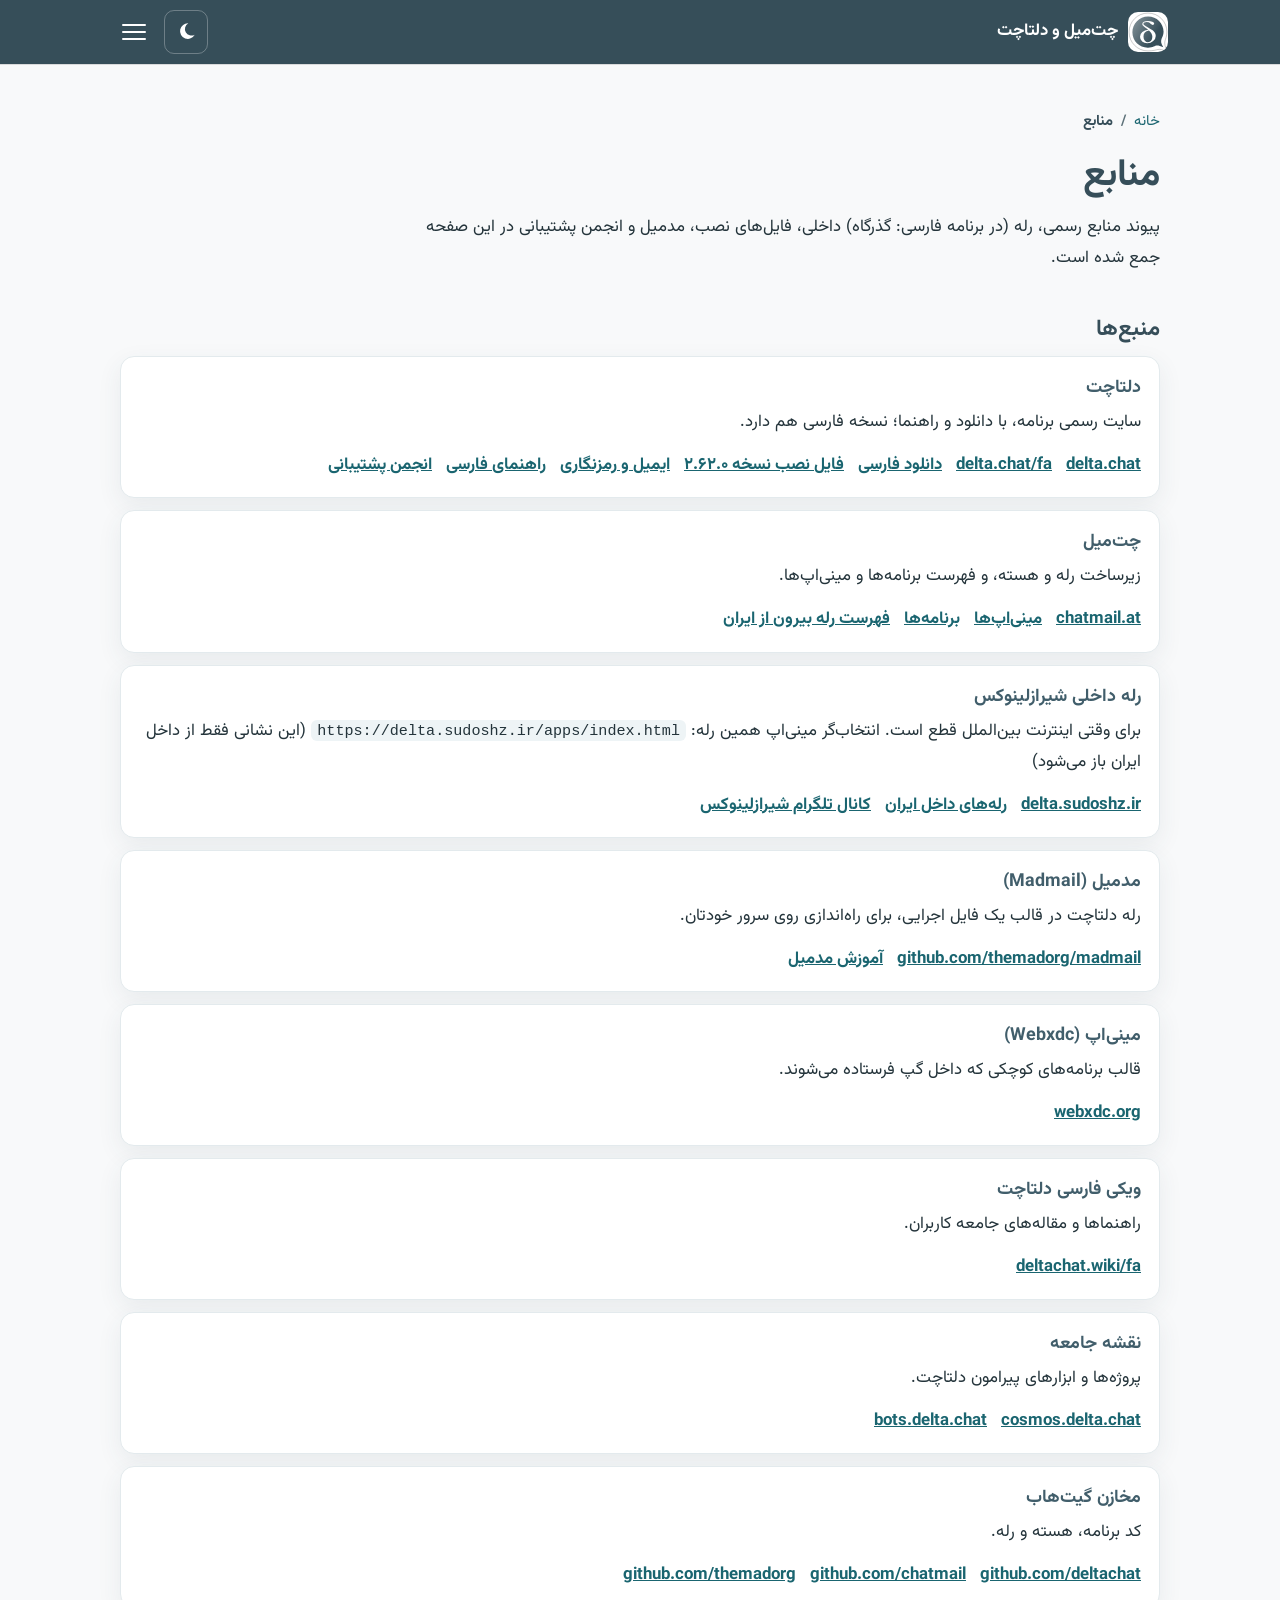
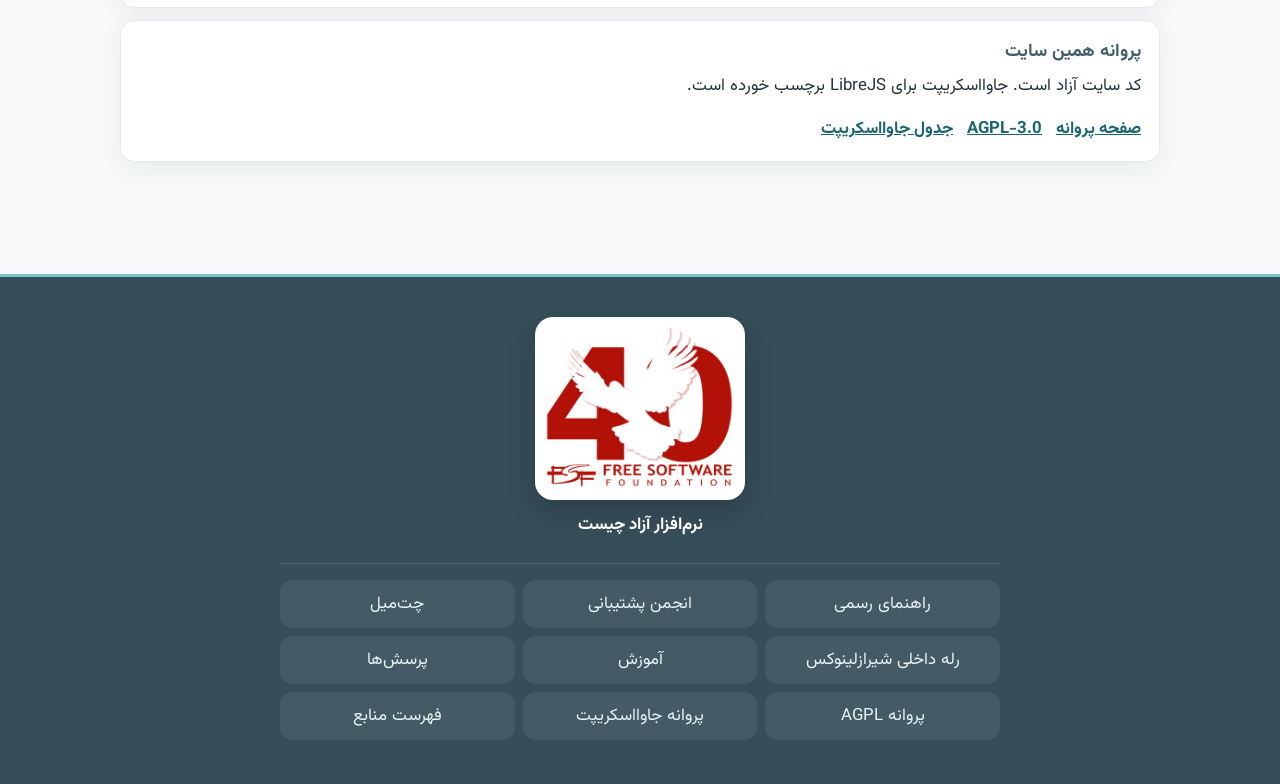
<file: sources.html>
<!DOCTYPE html>
<html lang="fa" dir="rtl">
<head>
  <meta charset="utf-8">
  <meta name="viewport" content="width=device-width, initial-scale=1">
  <title>منابع آموزش دلتاچت و درباره سایت چت‌میل</title>
  <meta name="description" content="منابع رسمی و انجمن پشتیبانی که آموزش‌های فارسی دلتاچت و چت‌میل این سایت بر پایه آن‌ها نوشته شده، به‌همراه رله داخلی و فایل‌های نصب.">
  <meta name="robots" content="index, follow, max-image-preview:large, max-snippet:-1, max-video-preview:-1">
  <link rel="canonical" href="https://chatmaill.ir/sources.html">
  <link rel="alternate" hreflang="fa" href="https://chatmaill.ir/sources.html">
  <link rel="alternate" hreflang="x-default" href="https://chatmaill.ir/sources.html">
  <meta property="og:locale" content="fa_IR">
  <meta property="og:type" content="website">
  <meta property="og:site_name" content="چت‌میل و دلتاچت">
  <meta property="og:title" content="منابع آموزش دلتاچت و درباره سایت چت‌میل">
  <meta property="og:description" content="منابع رسمی و انجمن پشتیبانی که آموزش‌های فارسی دلتاچت و چت‌میل این سایت بر پایه آن‌ها نوشته شده، به‌همراه رله داخلی و فایل‌های نصب.">
  <meta property="og:url" content="https://chatmaill.ir/sources.html">
  <meta property="og:image" content="https://chatmaill.ir/assets/og/chatmaill-og.jpg">
  <meta property="og:image:width" content="1200">
  <meta property="og:image:height" content="630">
  <meta property="og:image:alt" content="دلتاچت و چت‌میل، پیام‌رسان امن">
    <meta name="twitter:card" content="summary_large_image">
  <meta name="twitter:title" content="منابع آموزش دلتاچت و درباره سایت چت‌میل">
  <meta name="twitter:description" content="منابع رسمی و انجمن پشتیبانی که آموزش‌های فارسی دلتاچت و چت‌میل این سایت بر پایه آن‌ها نوشته شده، به‌همراه رله داخلی و فایل‌های نصب.">
  <meta name="twitter:image" content="https://chatmaill.ir/assets/og/chatmaill-og.jpg">
  <link rel="sitemap" type="application/xml" title="نقشه سایت" href="sitemap.xml">
  <meta name="theme-color" content="#364e59" media="(prefers-color-scheme: light)">
  <meta name="theme-color" content="#0d1418" media="(prefers-color-scheme: dark)">
  <link rel="icon" href="assets/logo.svg" type="image/svg+xml">
  <link rel="apple-touch-icon" href="assets/apple-touch-icon.png">
  <link rel="preload" href="fonts/Vazirmatn-Regular.woff2" as="font" type="font/woff2" crossorigin>
  <script src="js/site.js"></script>
  <link rel="stylesheet" href="css/style.css">
  <script type="application/ld+json">
  {"@context":"https://schema.org","@graph":[{"@type":"Organization","@id":"https://chatmaill.ir/#org","name":"چت‌میل و دلتاچت","url":"https://chatmaill.ir/","logo":{"@type":"ImageObject","url":"https://chatmaill.ir/assets/apple-touch-icon.png"},"sameAs":["https://github.com/shirazlinux/chatmaill","https://delta.sudoshz.ir/"]},{"@type":"WebSite","@id":"https://chatmaill.ir/#website","name":"چت‌میل و دلتاچت","alternateName":["دلتا چت","Delta Chat فارسی"],"url":"https://chatmaill.ir/","inLanguage":"fa","publisher":{"@id":"https://chatmaill.ir/#org"}},{"@type":"WebPage","@id":"https://chatmaill.ir/sources.html#webpage","url":"https://chatmaill.ir/sources.html","name":"منابع آموزش دلتاچت و درباره سایت چت‌میل","description":"منابع رسمی و انجمن پشتیبانی که آموزش‌های فارسی دلتاچت و چت‌میل این سایت بر پایه آن‌ها نوشته شده، به‌همراه رله داخلی و فایل‌های نصب.","inLanguage":"fa","isPartOf":{"@id":"https://chatmaill.ir/#website"},"primaryImageOfPage":{"@type":"ImageObject","url":"https://chatmaill.ir/assets/og/chatmaill-og.jpg"},"datePublished":"2026-10-14","dateModified":"2026-10-19","breadcrumb":{"@id":"https://chatmaill.ir/sources.html#breadcrumb"}},{"@type":"BreadcrumbList","@id":"https://chatmaill.ir/sources.html#breadcrumb","itemListElement":[{"@type":"ListItem","position":1,"name":"خانه","item":"https://chatmaill.ir/"},{"@type":"ListItem","position":2,"name":"منابع","item":"https://chatmaill.ir/sources.html"}]}]}
  </script>
</head>
<body>
  <a class="skip" href="#content">رفتن به محتوا</a>
  <header class="site-header">
    <div class="header-bar">
      <a class="brand" href="index.html">
        <img class="logo" src="assets/logo.svg" alt="">
        <span>چت‌میل و دلتاچت</span>
      </a>
      <button type="button" class="theme-btn" id="theme-btn" aria-pressed="false" aria-label="تم تاریک">
        <svg class="theme-icon theme-icon-moon" viewBox="0 0 24 24" aria-hidden="true"><path fill="currentColor" d="M14.5 2.5a8.5 8.5 0 1 0 7 12.5 7 7 0 1 1-7-12.5z"/></svg>
        <svg class="theme-icon theme-icon-sun" viewBox="0 0 24 24" aria-hidden="true"><circle cx="12" cy="12" r="4" fill="none" stroke="currentColor" stroke-width="1.8"/><path fill="none" stroke="currentColor" stroke-width="1.8" stroke-linecap="round" d="M12 2.5v2.2M12 19.3v2.2M2.5 12h2.2M19.3 12h2.2M5.1 5.1l1.6 1.6M17.3 17.3l1.6 1.6M18.9 5.1l-1.6 1.6M6.7 17.3l-1.6 1.6"/></svg>
      </button>
      <input class="nav-toggle" type="checkbox" id="nav-toggle">
      <label class="nav-btn" for="nav-toggle">
        <span class="sr-only">باز و بسته کردن منو</span>
        <span></span><span></span><span></span>
      </label>
      <nav class="site-nav" aria-label="اصلی">
        <a href="index.html">خانه</a>
        <a href="downloads.html">دانلود</a>
        <a href="guides.html">آموزش</a>
        <a href="how.html">ایمیل و رمزنگاری</a>
        <a href="features.html">امکانات</a>
        <a href="bots-apps.html">مینی‌اپ و ربات</a>
        <a href="relays.html">رله‌ها</a>
        <a href="offline.html">قطعی اینترنت</a>
        <a href="madmail.html">مدمیل</a>
        <a href="faq.html">پرسش‌ها</a>
        <a href="sources.html" aria-current="page">منابع</a>
      </nav>
    </div>
  </header>

  <main id="content" class="wrap">
    <header class="page-head prose">
      <nav class="crumb" aria-label="مسیر">
        <ol>
          <li><a href="index.html">خانه</a></li>
          <li aria-current="page">منابع</li>
        </ol>
      </nav>
      <h1>منابع</h1>
      <p>پیوند منابع رسمی، رله (در برنامه فارسی: گذرگاه) داخلی، فایل‌های نصب، مدمیل و انجمن پشتیبانی در این صفحه جمع شده است.</p>
    </header>

    <section>
      <h2>منبع‌ها</h2>
      <ul class="source-list">
        <li class="card">
          <h3>دلتاچت</h3>
          <p>سایت رسمی برنامه، با دانلود و راهنما؛ نسخه فارسی هم دارد.</p>
          <ul class="links">
            <li><a href="https://delta.chat/">delta.chat</a></li>
            <li><a href="https://delta.chat/fa/">delta.chat/fa</a></li>
            <li><a href="https://delta.chat/fa/download">دانلود فارسی</a></li>
            <li><a href="downloads.html">فایل نصب نسخه ۲.۶۲.۰</a></li>
            <li><a href="how.html">ایمیل و رمزنگاری</a></li>
            <li><a href="https://delta.chat/fa/help">راهنمای فارسی</a></li>
            <li><a href="https://support.delta.chat/">انجمن پشتیبانی</a></li>
          </ul>
        </li>
        <li class="card">
          <h3>چت‌میل</h3>
          <p>زیرساخت رله و هسته، و فهرست برنامه‌ها و مینی‌اپ‌ها.</p>
          <ul class="links">
            <li><a href="https://chatmail.at/">chatmail.at</a></li>
            <li><a href="https://chatmail.at/apps">مینی‌اپ‌ها</a></li>
            <li><a href="https://chatmail.at/clients">برنامه‌ها</a></li>
            <li><a href="https://chatmail.at/relays">فهرست رله بیرون از ایران</a></li>
          </ul>
        </li>
        <li class="card">
          <h3>رله داخلی شیرازلینوکس</h3>
          <p>برای وقتی اینترنت بین‌الملل قطع است. انتخاب‌گر مینی‌اپ همین رله: <code>https://delta.sudoshz.ir/apps/index.html</code> (این نشانی فقط از داخل ایران باز می‌شود)</p>
          <ul class="links">
            <li><a href="https://delta.sudoshz.ir/">delta.sudoshz.ir</a></li>
            <li><a href="relays.html">رله‌های داخل ایران</a></li>
            <li><a href="https://t.me/sudoshz">کانال تلگرام شیرازلینوکس</a></li>
          </ul>
        </li>
        <li class="card">
          <h3>مدمیل (Madmail)</h3>
          <p>رله دلتاچت در قالب یک فایل اجرایی، برای راه‌اندازی روی سرور خودتان.</p>
          <ul class="links">
            <li><a href="https://github.com/themadorg/madmail">github.com/themadorg/madmail</a></li>
            <li><a href="madmail.html">آموزش مدمیل</a></li>
          </ul>
        </li>
        <li class="card">
          <h3>مینی‌اپ (Webxdc)</h3>
          <p>قالب برنامه‌های کوچکی که داخل گپ فرستاده می‌شوند.</p>
          <ul class="links">
            <li><a href="https://webxdc.org/">webxdc.org</a></li>
          </ul>
        </li>
        <li class="card">
          <h3>ویکی فارسی دلتاچت</h3>
          <p>راهنماها و مقاله‌های جامعه کاربران.</p>
          <ul class="links">
            <li><a href="https://deltachat.wiki/fa">deltachat.wiki/fa</a></li>
          </ul>
        </li>
        <li class="card">
          <h3>نقشه جامعه</h3>
          <p>پروژه‌ها و ابزارهای پیرامون دلتاچت.</p>
          <ul class="links">
            <li><a href="https://cosmos.delta.chat/">cosmos.delta.chat</a></li>
            <li><a href="https://bots.delta.chat/">bots.delta.chat</a></li>
          </ul>
        </li>
        <li class="card">
          <h3>مخازن گیت‌هاب</h3>
          <p>کد برنامه، هسته و رله.</p>
          <ul class="links">
            <li><a href="https://github.com/deltachat">github.com/deltachat</a></li>
            <li><a href="https://github.com/chatmail">github.com/chatmail</a></li>
            <li><a href="https://github.com/themadorg">github.com/themadorg</a></li>
          </ul>
        </li>
        <li class="card">
          <h3>پروانه همین سایت</h3>
          <p>کد سایت آزاد است. جاوااسکریپت برای LibreJS برچسب خورده است.</p>
          <ul class="links">
            <li><a href="license.html">صفحه پروانه</a></li>
            <li><a href="COPYING">AGPL-3.0</a></li>
            <li><a href="license.html#jslicense-labels1">جدول جاوااسکریپت</a></li>
          </ul>
        </li>
      </ul>
    </section>
  </main>

  <footer class="site-footer">
    <div class="footer-inner">
      <a class="fsf-mark" href="https://sudoshz.ir/what-is-free-software">
        <img decoding="async" loading="lazy" src="assets/fsf-logo.png" width="420" height="360" alt="نشان بنیاد نرم‌افزار آزاد">
        <span>نرم‌افزار آزاد چیست</span>
      </a>
      <nav aria-label="منابع رسمی">
        <a href="https://delta.chat/fa/help">راهنمای رسمی</a>
        <a href="https://support.delta.chat/">انجمن پشتیبانی</a>
        <a href="https://chatmail.at/">چت‌میل</a>
        <a href="https://delta.sudoshz.ir/">رله داخلی شیرازلینوکس</a>
        <a href="guides.html">آموزش</a>
        <a href="faq.html">پرسش‌ها</a>
        <a href="license.html">پروانه AGPL</a>
        <a href="license.html#jslicense-labels1" rel="jslicense">پروانه جاوااسکریپت</a>
        <a href="sources.html">فهرست منابع</a>
      </nav>
    </div>
  </footer>
</body>
</html>
</file>
<file: css/style.css>
/* معرفی چت‌میل و دلتاچت
   توکن‌ها نزدیک رنگ رسمی delta.chat هستند. متن دکمه فیروزه‌ای تیره می‌ماند. */

@font-face {
  font-family: Vazirmatn;
  src: url("../fonts/Vazirmatn-Regular.woff2") format("woff2");
  font-weight: 400;
  font-style: normal;
  font-display: swap;
}

@font-face {
  font-family: Vazirmatn;
  src: url("../fonts/Vazirmatn-Bold.woff2") format("woff2");
  font-weight: 700;
  font-style: normal;
  font-display: swap;
}

:root {
  color-scheme: light;
  --ink: #364e59;
  --ink-2: #415e6b;
  --accent: #7cc5cc;
  --on-accent: #16343a;
  --safe: #1b7a32;
  --safe-bg: #efffde;
  --safe-line: #c6e8b0;
  --bg: #f8f9fa;
  --card: #ffffff;
  --text: #24343b;
  --muted: #5c7078;
  --line: #e3eaed;
  --link: #1a6570;
  --shadow: 0 8px 24px rgba(54, 78, 89, 0.08);
  --radius: 14px;
  --max: 1080px;
  --header: 64px;
  --header-bg: #364e59;
  --code-bg: #eef4f6;
  --code-block: #24343b;
  --code-block-text: #e7f6f7;
  --chip: #ffffff;
  --soft: #f3fbfb;
  --badge: #e7f6f7;
}

html[data-theme="dark"] {
  color-scheme: dark;
  --ink: #d5e6eb;
  --ink-2: #b7c9ce;
  --accent: #7cc5cc;
  --on-accent: #10262b;
  --safe: #9ed68a;
  --safe-bg: #1a3324;
  --safe-line: #2d5a38;
  --bg: #12191d;
  --card: #1c272c;
  --text: #e7eef0;
  --muted: #a9bcc2;
  --line: #314148;
  --link: #8ed4da;
  --shadow: 0 8px 24px rgba(0, 0, 0, 0.32);
  --header-bg: #0d1418;
  --code-bg: #243238;
  --code-block: #0d1418;
  --code-block-text: #e7f6f7;
  --chip: #1c272c;
  --soft: #243238;
  --badge: #1a3338;
}

@media (prefers-color-scheme: dark) {
  html:not([data-theme="light"]) {
    color-scheme: dark;
    --ink: #d5e6eb;
    --ink-2: #b7c9ce;
    --accent: #7cc5cc;
    --on-accent: #10262b;
    --safe: #9ed68a;
    --safe-bg: #1a3324;
    --safe-line: #2d5a38;
    --bg: #12191d;
    --card: #1c272c;
    --text: #e7eef0;
    --muted: #a9bcc2;
    --line: #314148;
    --link: #8ed4da;
    --shadow: 0 8px 24px rgba(0, 0, 0, 0.32);
    --header-bg: #0d1418;
    --code-bg: #243238;
    --code-block: #0d1418;
    --code-block-text: #e7f6f7;
    --chip: #1c272c;
    --soft: #243238;
    --badge: #1a3338;
  }
}

*,
*::before,
*::after {
  box-sizing: border-box;
}

html {
  scroll-behavior: smooth;
  overflow-x: clip;
}

body {
  margin: 0;
  background: var(--bg);
  color: var(--text);
  font-family: Vazirmatn, Tahoma, sans-serif;
  font-size: 1.05rem;
  line-height: 1.85;
  overflow-wrap: break-word;
  padding-left: env(safe-area-inset-left);
  padding-right: env(safe-area-inset-right);
}

img,
svg {
  max-width: 100%;
  height: auto;
}

a {
  color: var(--link);
}

a:hover {
  color: var(--ink);
}

:focus-visible {
  outline: 3px solid var(--accent);
  outline-offset: 2px;
}

.skip {
  position: absolute;
  right: 12px;
  top: -48px;
  z-index: 20;
  background: var(--card);
  color: var(--ink);
  padding: 8px 12px;
  border-radius: 8px;
}

.skip:focus {
  top: 12px;
}

.sr-only {
  position: absolute;
  width: 1px;
  height: 1px;
  padding: 0;
  margin: -1px;
  overflow: hidden;
  clip: rect(0, 0, 0, 0);
  border: 0;
}

.site-header {
  position: sticky;
  top: 0;
  z-index: 10;
  background: var(--header-bg);
  color: #fff;
  box-shadow: 0 1px 0 rgba(0, 0, 0, 0.12);
}

.header-bar {
  display: flex;
  flex-wrap: wrap;
  align-items: center;
  justify-content: space-between;
  gap: 8px 16px;
  max-width: var(--max);
  margin: 0 auto;
  padding: 10px 20px;
  min-height: var(--header);
}

.brand span {
  min-width: 0;
}

.brand {
  display: flex;
  align-items: center;
  gap: 10px;
  color: #fff;
  text-decoration: none;
  font-weight: 700;
}

.brand:hover {
  color: var(--accent);
}

.logo {
  width: 40px;
  height: 40px;
  flex: none;
  background: #fff;
  border-radius: 10px;
  object-fit: cover;
}

.shot {
  width: 100%;
  max-width: 320px;
  height: auto;
  border-radius: 12px;
  display: block;
}

.nav-toggle {
  position: absolute;
  width: 1px;
  height: 1px;
  overflow: hidden;
  clip: rect(0, 0, 0, 0);
}

.nav-btn {
  display: inline-flex;
  flex-direction: column;
  justify-content: center;
  gap: 5px;
  width: 44px;
  height: 44px;
  padding: 10px;
  border-radius: 10px;
  cursor: pointer;
}

.nav-btn span:not(.sr-only) {
  display: block;
  height: 2px;
  background: #fff;
  border-radius: 2px;
}

.site-nav {
  display: none;
  width: 100%;
  flex-direction: column;
  gap: 4px;
  padding-bottom: 8px;
}

.nav-toggle:checked ~ .site-nav {
  display: flex;
}

.site-nav a {
  color: #fff;
  text-decoration: none;
  padding: 8px 12px;
  border-radius: 10px;
}

.site-nav a:hover,
.site-nav a[aria-current="page"] {
  background: rgba(124, 197, 204, 0.22);
  color: #fff;
}

.wrap {
  max-width: var(--max);
  margin: 0 auto;
  padding: 8px 20px 72px;
}

.prose {
  max-width: 740px;
}

.hero {
  padding: 48px 0 12px;
}

.hero h1,
.page-head h1,
h2,
h3 {
  color: var(--ink);
  line-height: 1.45;
}

.hero h1,
.page-head h1 {
  margin: 0 0 8px;
  font-size: clamp(1.7rem, 4vw, 2.35rem);
}

.lede {
  margin: 0;
  color: var(--ink-2);
  font-size: 1.15rem;
}

.verse {
  margin: 10px 0 0;
  color: var(--muted);
}

.actions {
  display: flex;
  flex-wrap: wrap;
  gap: 10px;
  margin-top: 22px;
}

.hero .actions {
  justify-content: flex-start;
}

.btn {
  display: inline-block;
  background: var(--accent);
  color: var(--on-accent);
  font-weight: 700;
  text-decoration: none;
  padding: 11px 16px;
  border-radius: 12px;
  border: 2px solid transparent;
}

.btn:hover {
  color: var(--on-accent);
  background: #8ed0d6;
}

.btn-ghost {
  background: transparent;
  border-color: var(--ink-2);
  color: var(--ink);
}

.btn-ghost:hover {
  background: var(--card);
  color: var(--ink);
}

.btn-small {
  padding: 7px 12px;
  font-size: 0.95rem;
}

section {
  margin: 40px 0;
}

h2 {
  margin: 0 0 10px;
  font-size: 1.4rem;
}

h3 {
  margin: 0 0 6px;
  font-size: 1.12rem;
  color: var(--ink-2);
}

p {
  margin: 0 0 12px;
}

.grid {
  display: grid;
  grid-template-columns: 1fr;
  gap: 14px;
}

.card {
  background: var(--card);
  border: 1px solid var(--line);
  border-radius: var(--radius);
  box-shadow: var(--shadow);
  padding: 18px 18px 16px;
  min-width: 0;
}

.feature-list {
  list-style: none;
  margin: 0;
  padding: 0;
  display: grid;
  gap: 14px;
}

.feature-list li {
  display: flex;
  gap: 12px;
  align-items: flex-start;
  background: var(--card);
  border: 1px solid var(--line);
  border-radius: var(--radius);
  box-shadow: var(--shadow);
  padding: 16px 18px;
  min-width: 0;
}

.feature-list li > * {
  min-width: 0;
}

.emo {
  font-size: 1.4rem;
  line-height: 1.4;
  flex: none;
}

.plain-list {
  margin: 0;
  padding: 0 1.2em 0 0;
}

.plain-list li + li {
  margin-top: 6px;
}

.notice {
  background: var(--safe-bg);
  border: 1px solid var(--safe-line);
  border-radius: var(--radius);
  padding: 16px 18px;
}

.notice strong {
  color: var(--safe);
}

.req {
  color: var(--muted);
  margin-bottom: 8px;
}

code,
.ltr {
  direction: ltr;
  unicode-bidi: isolate;
}

code {
  font-family: ui-monospace, "Cascadia Code", monospace;
  font-size: 0.9em;
  background: var(--code-bg);
  padding: 0.1em 0.4em;
  border-radius: 6px;
  overflow-wrap: anywhere;
}

pre {
  direction: ltr;
  text-align: left;
  background: var(--code-block);
  color: var(--code-block-text);
  padding: 12px 14px;
  border-radius: 12px;
  overflow-x: auto;
  max-width: 100%;
  margin: 12px 0 0;
  white-space: pre-wrap;
}

pre code {
  background: transparent;
  color: inherit;
  padding: 0;
  white-space: pre-wrap;
}

.links {
  display: flex;
  flex-wrap: wrap;
  gap: 8px 14px;
  margin: 8px 0 0;
  padding: 0;
  list-style: none;
}

.app-index {
  columns: 1;
  margin: 12px 0 0;
  padding: 0 1.2rem 0 0;
}

.app-index li {
  break-inside: avoid;
  margin: 0 0 6px;
}

@media (min-width: 720px) {
  .app-index {
    columns: 2;
  }
}

@media (min-width: 1040px) {
  .app-index {
    columns: 3;
  }
}

.steps {
  list-style: none;
  margin: 0;
  padding: 0;
  counter-reset: step;
}

.steps > li {
  counter-increment: step;
  position: relative;
  background: var(--card);
  border: 1px solid var(--line);
  border-radius: var(--radius);
  box-shadow: var(--shadow);
  padding: 16px 64px 16px 18px;
  margin: 0 0 12px;
}

.steps > li::before {
  content: counter(step);
  position: absolute;
  right: 16px;
  top: 18px;
  width: 32px;
  height: 32px;
  border-radius: 50%;
  background: var(--accent);
  color: var(--on-accent);
  font-weight: 700;
  display: grid;
  place-items: center;
  line-height: 1;
}

.source-list {
  list-style: none;
  margin: 0;
  padding: 0;
  display: grid;
  gap: 12px;
}

.source-list a {
  font-weight: 700;
}

.page-head {
  padding-top: 36px;
}

.crumb {
  margin: 0 0 14px;
}

.crumb ol {
  display: flex;
  flex-wrap: wrap;
  align-items: center;
  gap: 4px 0;
  margin: 0;
  padding: 0;
  list-style: none;
  color: var(--muted);
  font-size: 0.92rem;
}

.crumb a {
  color: var(--link);
  text-decoration: none;
}

.crumb a:hover {
  text-decoration: underline;
}

.crumb li + li::before {
  content: "/";
  margin-inline: 8px;
  color: var(--muted);
}

.crumb [aria-current="page"] {
  color: var(--ink);
  font-weight: 700;
}

.page-head p:last-child {
  margin-bottom: 0;
}

.site-footer {
  background: var(--header-bg);
  color: #d5e2e6;
  padding: 40px 20px 44px;
  border-top: 3px solid var(--accent);
}

.footer-inner {
  max-width: var(--max);
  margin: 0 auto;
  display: flex;
  flex-direction: column;
  align-items: center;
  gap: 22px;
  text-align: center;
}

.fsf-mark {
  display: flex;
  flex-direction: column;
  align-items: center;
  gap: 10px;
  color: #fff;
  text-decoration: none;
}

.fsf-mark img {
  width: min(210px, 58vw);
  height: auto;
  background: #fff;
  border-radius: 18px;
  padding: 8px;
  box-shadow: 0 10px 28px rgba(0, 0, 0, 0.22);
}

.fsf-mark span {
  font-weight: 700;
}

.fsf-mark:hover {
  color: var(--accent);
}

.site-footer nav {
  display: grid;
  grid-template-columns: 1fr;
  gap: 8px;
  margin: 0;
  width: min(720px, 100%);
  padding-top: 16px;
  border-top: 1px solid rgba(255, 255, 255, 0.14);
}

.site-footer nav a {
  display: flex;
  align-items: center;
  justify-content: center;
  min-height: 48px;
  padding: 8px 14px;
  border-radius: 12px;
  background: rgba(255, 255, 255, 0.07);
  color: #e7f4f6;
  text-decoration: none;
  text-align: center;
  line-height: 1.45;
}

.site-footer nav a:hover {
  background: rgba(124, 197, 204, 0.2);
  color: #fff;
}

.site-footer p {
  margin: 0;
}

@media (min-width: 720px) {
  .grid-2,
  .path-grid {
    grid-template-columns: 1fr 1fr;
  }

  .feature-list {
    grid-template-columns: 1fr 1fr;
  }

  .lesson {
    grid-template-columns: minmax(200px, 300px) 1fr;
    align-items: start;
  }
}

.icon-badge {
  width: 46px;
  height: 46px;
  border-radius: 12px;
  background: var(--badge);
  color: var(--ink);
  display: grid;
  place-items: center;
  flex: none;
}

.icon-badge svg,
.illu {
  display: block;
}

.icon-badge svg {
  width: 26px;
  height: 26px;
}

.lesson-grid,
.path-grid {
  display: grid;
  gap: 12px;
}

.path-card {
  display: flex;
  gap: 12px;
  align-items: flex-start;
  background: var(--card);
  border: 1px solid var(--line);
  border-radius: var(--radius);
  box-shadow: var(--shadow);
  padding: 14px 16px;
  text-decoration: none;
  color: var(--text);
}

.path-card:hover {
  color: var(--text);
  border-color: var(--accent);
}

.path-card img {
  width: 72px;
  height: auto;
  flex: none;
  border-radius: 10px;
}

.path-card strong {
  display: block;
  color: var(--ink);
}

.path-card span {
  min-width: 0;
  color: var(--muted);
  font-size: 0.95rem;
}

.lesson {
  display: grid;
  gap: 14px;
  margin: 0 0 22px;
}

.illu-frame {
  background: var(--card);
  border: 1px solid var(--line);
  border-radius: var(--radius);
  box-shadow: var(--shadow);
  padding: 12px;
  display: grid;
  place-items: center;
}

.illu-frame img {
  width: 100%;
  max-width: 100%;
  height: auto;
}

.shot-stack {
  display: grid;
  gap: 10px;
  width: 100%;
}

.toc {
  display: flex;
  flex-wrap: wrap;
  gap: 8px;
  margin: 18px 0 8px;
  padding: 0;
  list-style: none;
}

.toc a {
  display: inline-block;
  background: var(--chip);
  border: 1px solid var(--line);
  border-radius: 999px;
  padding: 4px 12px;
  text-decoration: none;
  color: var(--ink);
}

.toc a:hover {
  border-color: var(--accent);
  color: var(--ink);
}

.faq details {
  background: var(--card);
  border: 1px solid var(--line);
  border-radius: 12px;
  margin: 0 0 8px;
}

.faq summary {
  cursor: pointer;
  font-weight: 700;
  color: var(--ink);
  padding: 12px 16px;
}

.faq summary:hover {
  background: var(--soft);
}

.faq .answer {
  padding: 0 16px 14px;
}

.license-table {
  width: 100%;
  table-layout: fixed;
  border-collapse: collapse;
  background: var(--card);
  border-radius: 12px;
  overflow: hidden;
}

.license-table th,
.license-table td {
  border: 1px solid var(--line);
  padding: 10px 12px;
  text-align: right;
  vertical-align: top;
  overflow-wrap: anywhere;
}

.license-table th {
  background: var(--badge);
  color: var(--ink);
}

.js .reveal {
  animation: none;
}

@media (prefers-reduced-motion: no-preference) {
  .js .reveal.is-in {
    animation: rise 0.45s ease both;
  }
}

@keyframes rise {
  from {
    opacity: 0;
    transform: translateY(10px);
  }

  to {
    opacity: 1;
    transform: none;
  }
}

.theme-btn {
  display: inline-grid;
  place-items: center;
  width: 44px;
  height: 44px;
  margin-inline-start: auto;
  padding: 0;
  border: 1px solid rgba(255, 255, 255, 0.28);
  border-radius: 10px;
  background: transparent;
  color: #fff;
  cursor: pointer;
}

.theme-btn svg {
  width: 22px;
  height: 22px;
}

.theme-icon-sun {
  display: none;
}

html[data-theme="dark"] .theme-icon-moon {
  display: none;
}

html[data-theme="dark"] .theme-icon-sun {
  display: block;
}

@media (prefers-color-scheme: dark) {
  html:not([data-theme="light"]) .theme-icon-moon {
    display: none;
  }

  html:not([data-theme="light"]) .theme-icon-sun {
    display: block;
  }
}

.route {
  display: flex;
  flex-wrap: wrap;
  align-items: stretch;
  gap: 18px 26px;
  list-style: none;
  margin: 8px 0 16px;
  padding: 0;
}

.route li {
  position: relative;
  flex: 1 1 8.5rem;
  background: var(--card);
  border: 2px solid var(--accent);
  border-radius: 14px;
  padding: 14px 12px;
  text-align: center;
  color: var(--ink);
  font-weight: 700;
  line-height: 1.45;
}

.route li span {
  display: block;
  margin-top: 4px;
  color: var(--muted);
  font-weight: 400;
  font-size: 0.92rem;
}

.route li + li::before {
  content: "←";
  position: absolute;
  top: 50%;
  right: -22px;
  transform: translateY(-50%);
  color: var(--accent);
  font-weight: 400;
  line-height: 1;
}

.key-pair {
  display: grid;
  gap: 12px;
  margin: 8px 0 16px;
}

.key-pair article {
  background: var(--card);
  border: 1px solid var(--line);
  border-radius: var(--radius);
  padding: 14px 16px;
}

.key-pair h3 {
  margin: 0 0 6px;
}

@media (min-width: 720px) {
  .key-pair {
    grid-template-columns: 1fr 1fr;
  }
}

@media (min-width: 1380px) {
  .nav-btn {
    display: none;
  }

  .theme-btn {
    margin-inline-start: 0;
    margin-inline-end: auto;
  }

  .site-nav {
    display: flex;
    flex-direction: row;
    width: auto;
    padding: 0;
    gap: 2px;
  }

  .site-nav a {
    padding: 8px 8px;
    font-size: 0.95rem;
  }

  .hero {
    padding-top: 72px;
  }

  .grid-3,
  .path-grid {
    grid-template-columns: 1fr 1fr 1fr;
  }
}

@media (max-width: 1379px) {
  .header-bar {
    display: grid;
    grid-template-columns: minmax(0, 1fr) auto auto;
    align-items: center;
    column-gap: 8px;
    row-gap: 0;
    padding: 8px 12px;
  }

  .brand span {
    overflow: hidden;
    text-overflow: ellipsis;
    white-space: nowrap;
  }

  .theme-btn {
    margin: 0;
  }

  .nav-toggle:checked ~ .site-nav {
    grid-column: 1 / -1;
    margin-top: 8px;
    padding-top: 8px;
    border-top: 1px solid rgba(255, 255, 255, 0.14);
  }

  .site-nav a {
    display: flex;
    align-items: center;
    min-height: 48px;
    padding: 10px 14px;
    background: rgba(255, 255, 255, 0.06);
  }

  .site-nav a:hover,
  .site-nav a[aria-current="page"] {
    background: rgba(124, 197, 204, 0.28);
    color: #fff;
  }
}

@media (max-width: 719px) {
  .wrap {
    padding: 4px 14px 56px;
  }

  .hero {
    padding-top: 28px;
  }

  .page-head {
    padding-top: 20px;
  }

  .hero .actions,
  .card .actions {
    flex-direction: column;
    align-items: stretch;
  }

  .btn {
    text-align: center;
  }

  .toc a {
    display: inline-flex;
    align-items: center;
    min-height: 40px;
  }

  .faq summary {
    padding: 14px 16px;
  }

  .route {
    flex-direction: column;
    align-items: stretch;
    gap: 26px;
  }

  .route li {
    flex: none;
  }

  .route li + li::before {
    content: "↓";
    top: -22px;
    right: 0;
    left: 0;
    transform: none;
    text-align: center;
  }

  .steps > li {
    padding: 14px 56px 14px 14px;
  }
}

@media (min-width: 560px) {
  .site-footer nav {
    grid-template-columns: 1fr 1fr;
  }
}

@media (min-width: 960px) {
  .site-footer nav {
    grid-template-columns: 1fr 1fr 1fr;
  }
}

@media (max-width: 480px) {
  .site-footer {
    padding: 28px 14px calc(24px + env(safe-area-inset-bottom));
  }

  .fsf-mark img {
    width: min(180px, 56vw);
  }
}
</file>
